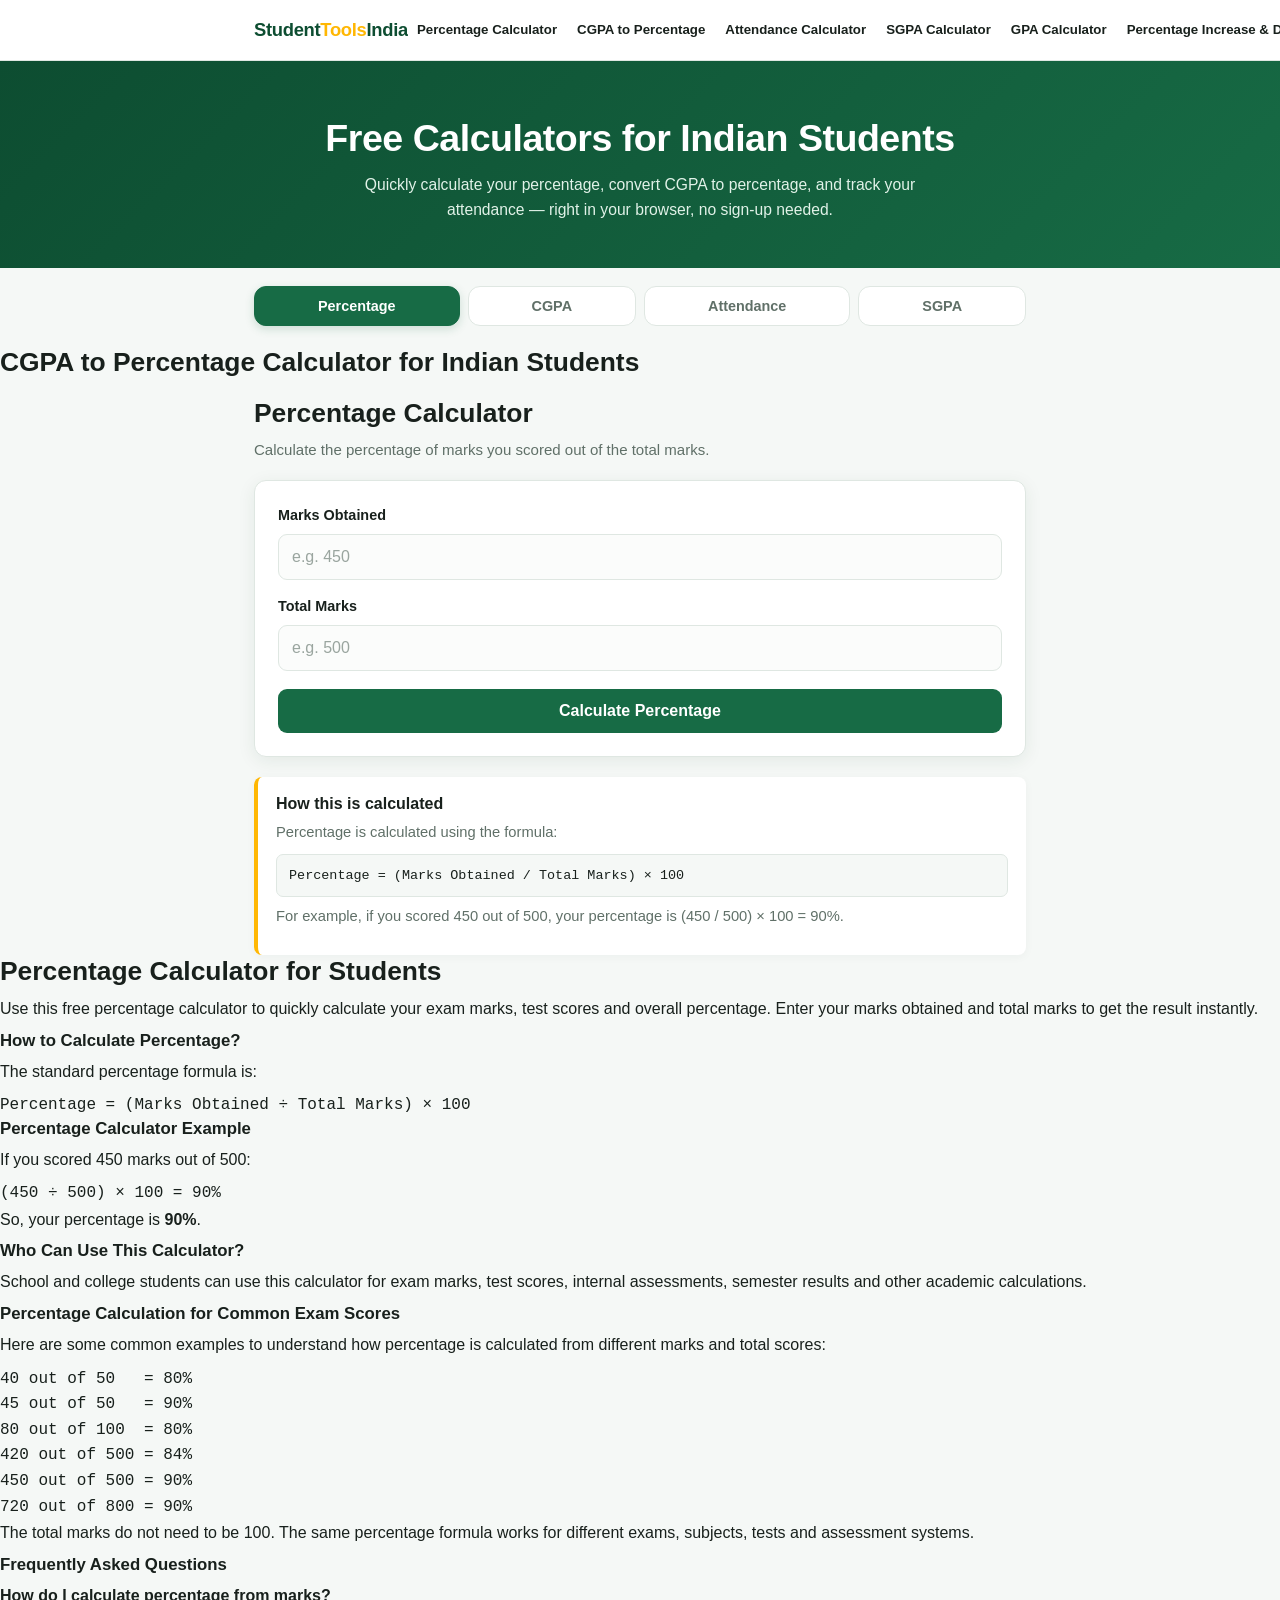
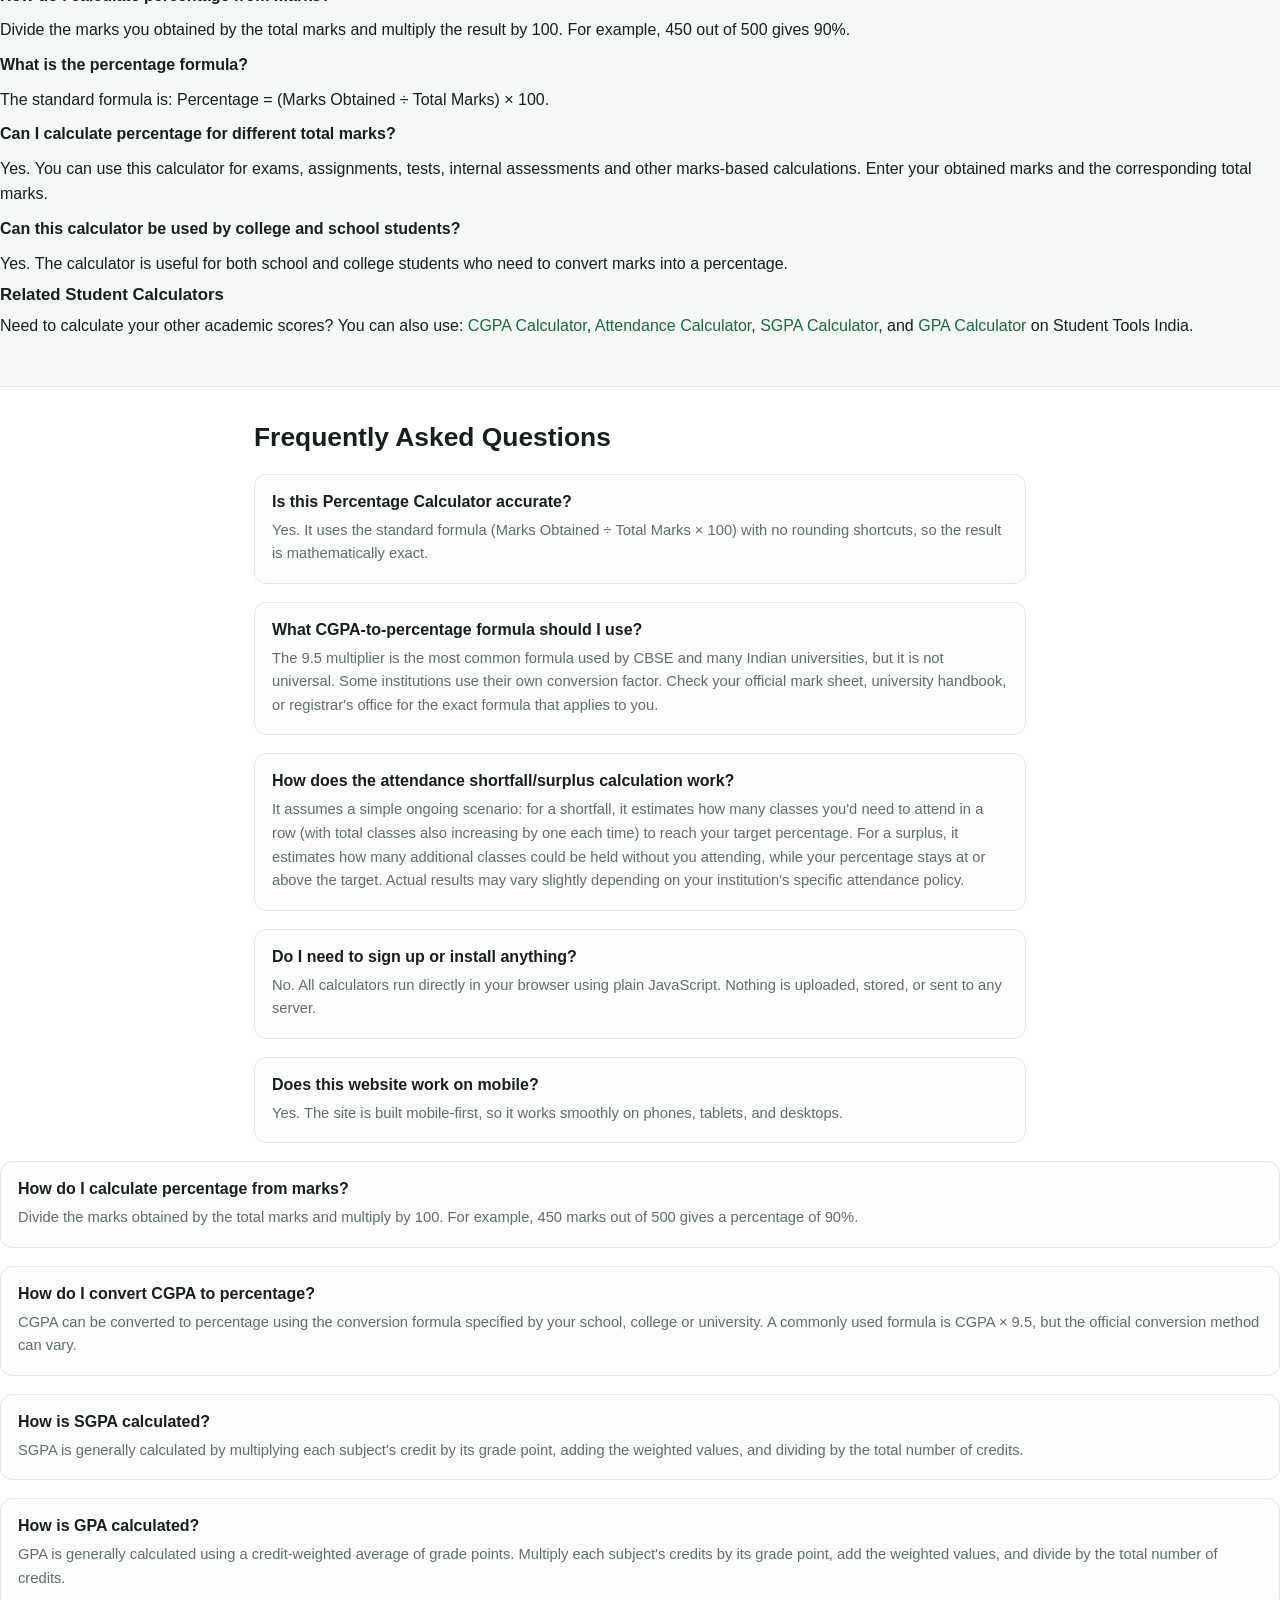
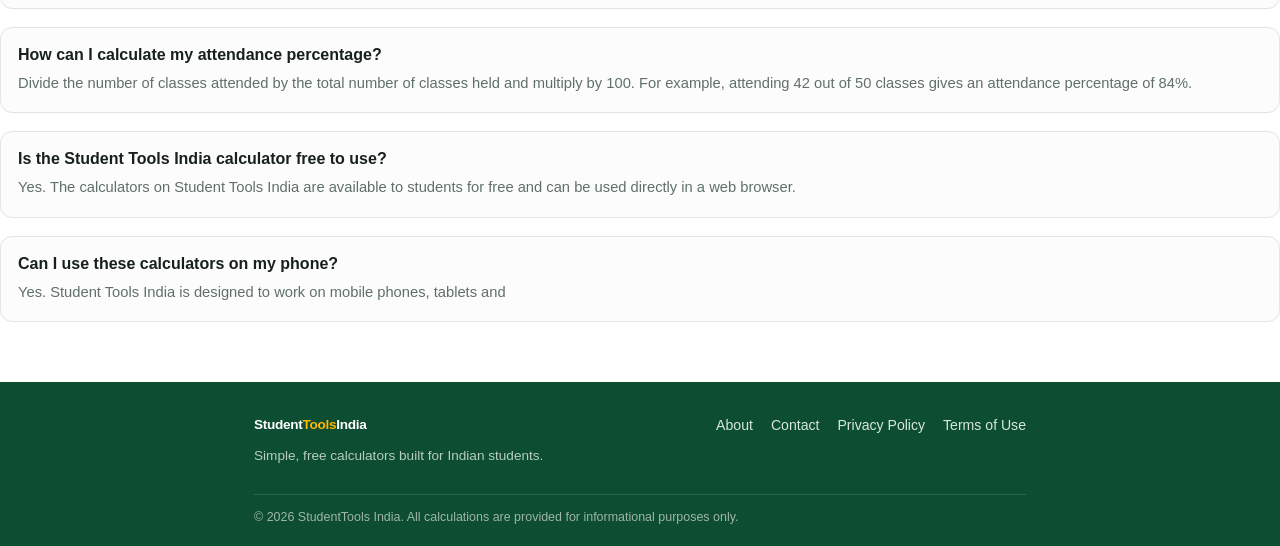
<file: index.html>
<!DOCTYPE html>
<html lang="en-IN">
  <!-- Google tag (gtag.js) -->
<script async src="https://www.googletagmanager.com/gtag/js?id=G-XETMCBKCVT"></script>
<script>
  window.dataLayer = window.dataLayer || [];
  function gtag(){dataLayer.push(arguments);}
  gtag('js', new Date());

  gtag('config', 'G-XETMCBKCVT');
</script>
<head>
<meta charset="UTF-8">

<meta name="google-site-verification" content="F20VXo4hJnW_EpJLJcEyKfbyJZpndtFeWtRiWm5SD2k">

<title>Student Tools India - Free Percentage, CGPA & Attendance Calculators</title>

<meta name="description" content="Free online calculators for Indian students: Percentage Calculator, CGPA to Percentage Calculator, Attendance Calculator, SGPA Calculator and GPA Calculator. Fast, accurate and mobile-friendly.">

<meta name="keywords" content="percentage calculator, CGPA calculator, CGPA to percentage, attendance calculator, SGPA calculator, GPA calculator, student tools India">

<meta name="author" content="StudentTools India">

<meta name="robots" content="index, follow">

<meta name="viewport" content="width=device-width, initial-scale=1.0">

<link rel="canonical" href="https://pawandasilawaymaker.github.io/Studenttools-India/">

<link rel="stylesheet" href="style.css?v=2">

<meta property="og:title" content="Student Tools India - Free Student Calculators">
<meta property="og:description" content="Free Percentage, CGPA, Attendance, SGPA and GPA Calculators for Indian students.">
<meta property="og:type" content="website">
<meta property="og:url" content="https://pawandasilawaymaker.github.io/Studenttools-India/">

</head>

<body>

<header class="site-header">
  <div class="container header-inner">

    <a href="#top" class="logo">
      Student<span>Tools</span>India
    </a>

    <button class="menu-toggle" id="menuToggle" aria-label="Open navigation menu" aria-expanded="false">
      <span></span>
      <span></span>
      <span></span>
    </button>

    <nav class="main-nav" id="mainNav">

      <a href="#percentage" class="nav-link" data-tool="percentage">
        Percentage Calculator
      </a>

      <a href="#cgpa" class="nav-link" data-tool="cgpa">
        CGPA to Percentage
      </a>

      <a href="#attendance" class="nav-link" data-tool="attendance">
        Attendance Calculator
      </a>

      <a href="#sgpa" class="nav-link" data-tool="sgpa">
        SGPA Calculator
      </a>

      <a href="#gpa" class="nav-link" data-tool="gpa">
        GPA Calculator
      </a>

      <a href="#percent-change" class="nav-link" data-tool="percent-change">
        Percentage Increase & Decrease
      </a>

      <a href="#faq" class="nav-link">
        FAQ
      </a>
<a href="blog.html" class="nav-link">
  Blog
</a>
    </nav>

  </div>
</header>
<meta charset="UTF-8">
<meta name="google-site-verification" content="F20VXo4hJnW_EpJLJcEyKfbyJZpndtFeWtRiWm5SD2k" />
<title>Student Tools India - Free Percentage, CGPA & Attendance Calculators</title>
<meta name="description" content="Free online calculators for Indian students: Percentage Calculator, CGPA to Percentage Calculator, and Attendance Calculator. F
<meta property="og:title" content="Student Tools India - Free Student Calculators">
<meta property="og:description" content="Free Percentage, CGPA and Attendance Calculators for Indian students.">
<meta property="og:type" content="website">
<meta property="og:url" content="https://pawandasilawaymaker.github.io/Studenttools-India/">
<main id="top">

  <section class="hero">
    <div class="container">
      <h1>Free Calculators for Indian Students</h1>
      <p>Quickly calculate your percentage, convert CGPA to percentage, and track your attendance — right in your browser, no sign-up needed.</p>
    </div>
  </section>

  <!-- Tool Switcher Tabs (mobile-friendly) -->
  <div class="container">
    <div class="tool-tabs" role="tablist" aria-label="Choose a calculator">
      <button class="tool-tab active" data-tool="percentage" role="tab" aria-selected="true">Percentage</button>
      <button class="tool-tab" data-tool="cgpa" role="tab" aria-selected="false">CGPA</button>
      <button class="tool-tab" data-tool="attendance" role="tab" aria-selected="false">Attendance</button>
    <button class="tool-tab" data-tool="sgpa" role="tab" aria-selected="false">SGPA</button>
    </div>
  </div>

  <!-- ================= PERCENTAGE CALCULATOR ================= -->
  
  <h2>CGPA to Percentage Calculator for Indian Students</h2>
<section id="percentage" class="tool-section active" aria-labelledby="percentage-heading">
    <div class="container">
      <h2 id="percentage-heading">Percentage Calculator</h2>
      <p class="tool-sub">Calculate the percentage of marks you scored out of the total marks.</p>

      <form id="percentageForm" class="calc-form" novalidate>
        <div class="form-group">
          <label for="obtainedMarks">Marks Obtained</label>
          <input type="number" id="obtainedMarks" inputmode="decimal" placeholder="e.g. 450" step="any" required>
        </div>
        <div class="form-group">
          <label for="totalMarks">Total Marks</label>
          <input type="number" id="totalMarks" inputmode="decimal" placeholder="e.g. 500" step="any" required>
        </div>
        <button type="submit" class="btn-primary">Calculate Percentage</button>
      </form>

      <div id="percentageResult" class="result-box" hidden></div>
      <p id="percentageError" class="error-text" hidden></p>

      <div class="explanation">
        <h3>How this is calculated</h3>
        <p>Percentage is calculated using the formula:</p>
        <pre>Percentage = (Marks Obtained / Total Marks) × 100</pre>
        <p>For example, if you scored 450 out of 500, your percentage is (450 / 500) × 100 = 90%.</p>
      </div>
    </div>
    <section class="seo-content">
  <h2>Percentage Calculator for Students</h2>

  <p>
    Use this free percentage calculator to quickly calculate your exam marks,
    test scores and overall percentage. Enter your marks obtained and total
    marks to get the result instantly.
  </p>

  <h3>How to Calculate Percentage?</h3>

  <p>
    The standard percentage formula is:
  </p>

  <pre>Percentage = (Marks Obtained ÷ Total Marks) × 100</pre>

  <h3>Percentage Calculator Example</h3>

  <p>
    If you scored 450 marks out of 500:
  </p>

  <pre>(450 ÷ 500) × 100 = 90%</pre>

  <p>
    So, your percentage is <strong>90%</strong>.
  </p>

  <h3>Who Can Use This Calculator?</h3>

  <p>
    School and college students can use this calculator for exam marks,
    test scores, internal assessments, semester results and other academic
    calculations.
  </p>
   <h3>Percentage Calculation for Common Exam Scores</h3>

<p>
Here are some common examples to understand how percentage is calculated
from different marks and total scores:
</p>

<pre>
40 out of 50   = 80%
45 out of 50   = 90%
80 out of 100  = 80%
420 out of 500 = 84%
450 out of 500 = 90%
720 out of 800 = 90%
</pre>

<p>
The total marks do not need to be 100. The same percentage formula works
for different exams, subjects, tests and assessment systems.
</p>   
      <h3>Frequently Asked Questions</h3>

<p><strong>How do I calculate percentage from marks?</strong></p>
<p>Divide the marks you obtained by the total marks and multiply the result by 100. For example, 450 out of 500 gives 90%.</p>

<p><strong>What is the percentage formula?</strong></p>
<p>The standard formula is: Percentage = (Marks Obtained ÷ Total Marks) × 100.</p>

<p><strong>Can I calculate percentage for different total marks?</strong></p>
<p>Yes. You can use this calculator for exams, assignments, tests, internal assessments and other marks-based calculations. Enter your obtained marks and the corresponding total marks.</p>

<p><strong>Can this calculator be used by college and school students?</strong></p>
<p>Yes. The calculator is useful for both school and college students who need to convert marks into a percentage.</p>

<h3>Related Student Calculators</h3>

<p>
Need to calculate your other academic scores?
You can also use:
<a href="#cgpa">CGPA Calculator</a>,
<a href="#attendance">Attendance Calculator</a>,
<a href="#sgpa">SGPA Calculator</a>, and
<a href="#gpa">GPA Calculator</a>
on Student Tools India.
</p>
    </section>
  </section>

  <!-- ================= CGPA TO PERCENTAGE ================= -->
  <section id="cgpa" class="tool-section" aria-labelledby="cgpa-heading">
    <div class="container">
      <h2 id="cgpa-heading">CGPA to Percentage Calculator</h2>
      <p class="tool-sub">Convert your CGPA (on a 10-point scale) into an equivalent percentage.</p>

      <form id="cgpaForm" class="calc-form" novalidate>
        <div class="form-group">
          <label for="cgpaValue">CGPA (0 - 10)</label>
          <input type="number" id="cgpaValue" inputmode="decimal" placeholder="e.g. 8.4" step="any" required>
        </div>
        <div class="form-group">
          <label for="cgpaMultiplier">Conversion Factor (optional)</label>
          <input type="number" id="cgpaMultiplier" inputmode="decimal" placeholder="Default: 9.5" step="any">
          <small class="field-hint">Most Indian universities (including CBSE) use 9.5. Check your institution's official formula if unsure.</small>
        </div>
        <button type="submit" class="btn-primary">Convert to Percentage</button>
      </form>

      <div id="cgpaResult" class="result-box" hidden></div>
      <p id="cgpaError" class="error-text" hidden></p>

      <div class="explanation">
        <h3>How this is calculated</h3>
        <p>The most commonly used formula (used by CBSE and many Indian universities) is:</p>
        <pre>Percentage = CGPA × 9.5</pre>
        <p>For example, a CGPA of 8.4 converts to 8.4 × 9.5 = 79.8%.</p>
        <p><strong>Note:</strong> Some universities use a different conversion factor (e.g. 9.0 or 10). Always confirm the exact formula with your institution before using the result for official purposes.</p>
      </div>
    </div>
    <section class="seo-content">
  <p>
    Use this free CGPA to percentage calculator to convert your CGPA into
    an equivalent percentage quickly. Enter your CGPA and conversion factor
    to get your result instantly.
  </p>

  <h3>How to Convert CGPA to Percentage?</h3>

  <p>
    A commonly used conversion formula is:
  </p>

  <pre>Percentage = CGPA × Conversion Factor</pre>

  <h3>Example</h3>

  <p>
    If your CGPA is 8.4 and the conversion factor is 9.5:
  </p>

  <pre>8.4 × 9.5 = 79.8%</pre>

  <p>
    Your calculated percentage is <strong>79.8%</strong>.
  </p>

  <h3>Important Note for Students</h3>

  <p>
    CGPA conversion rules can differ between universities, colleges and
    education boards. Always check your institution's official conversion
    formula before using the result for admission, scholarships or other
    official purposes.
  </p>
    <h3>CGPA vs GPA: What Is the Difference?</h3>

<p>
CGPA usually represents a student's cumulative grade-point performance
across multiple semesters, while GPA is a more general term for grade-point
average. The exact meaning and calculation method can vary by institution.
</p>

<h3>Frequently Asked Questions</h3>

<p><strong>How do I convert CGPA to percentage?</strong></p>
<p>
Enter your CGPA and the conversion factor used by your institution.
For example, with a 9.5 conversion factor, a CGPA of 8.4 gives
8.4 × 9.5 = 79.8%.
</p>

<p><strong>Is CGPA × 9.5 valid for every university?</strong></p>
<p>
No. Conversion rules can differ between universities, colleges and
education boards. Always check the official conversion formula provided
by your institution before using the percentage for admissions or other
official purposes.
</p>

<p><strong>What is a good CGPA?</strong></p>
<p>
A good CGPA depends on your course, university, grading system and the
purpose for which you are using it. Instead of relying on one universal
number, check your institution's grading and eligibility requirements.
</p>

<p><strong>Can I use this calculator for college applications?</strong></p>
<p>
You can use it for a quick estimate, but for an official application,
admission, scholarship or academic document, use the conversion method
specified by the relevant institution.
</p>

<h3>Related Student Calculators</h3>

<p>
You can also use:
<a href="#percentage">Percentage Calculator</a>,
<a href="#attendance">Attendance Calculator</a>,
<a href="#sgpa">SGPA Calculator</a>, and
<a href="#gpa">GPA Calculator</a>
on Student Tools India for other academic calculations.
</p>
    </section>
  </section>

  <!-- ================= ATTENDANCE CALCULATOR ================= -->
  <section id="attendance" class="tool-section" aria-labelledby="attendance-heading">
    <div class="container">
      <h2 id="attendance-heading">Attendance Calculator</h2>
      <p class="tool-sub">Check your current attendance percentage, and find out how many classes you can safely miss or need to attend.</p>

      <form id="attendanceForm" class="calc-form" novalidate>
        <div class="form-group">
          <label for="classesAttended">Classes Attended</label>
          <input type="number" id="classesAttended" inputmode="numeric" placeholder="e.g. 42" step="1" min="0" required>
        </div>
        <div class="form-group">
          <label for="classesHeld">Total Classes Held So Far</label>
          <input type="number" id="classesHeld" inputmode="numeric" placeholder="e.g. 50" step="1" min="0" required>
        </div>
        <div class="form-group">
          <label for="requiredPercent">Required Attendance %</label>
          <input type="number" id="requiredPercent" inputmode="decimal" placeholder="e.g. 75" step="any" min="1" max="100" required>
        </div>
        <button type="submit" class="btn-primary">Calculate Attendance</button>
      </form>

      <div id="attendanceResult" class="result-box" hidden></div>
      <p id="attendanceError" class="error-text" hidden></p>

      <div class="explanation">
        <h3>How this is calculated</h3>
        <p>Current attendance percentage:</p>
        <pre>Attendance % = (Classes Attended / Classes Held) × 100</pre>
        <p>If your attendance is below the required percentage, we calculate how many <em>consecutive future classes</em> you'd need to attend (assuming you attend all of them) to reach the requirement.</p>
        <p>If your attendance is already at or above the requirement, we calculate how many future classes you could skip while still staying at or above the requirement (assuming the total number of classes keeps increasing).</p>
      </div>
    </div>
    <section class="seo-content">
  <h2>Attendance Calculator for College Students</h2>

  <p>
    Use this free attendance calculator to calculate your current attendance
    percentage and find out how many classes you need to attend to reach your
    required attendance percentage.
  </p>

  <h3>How to Calculate Attendance Percentage?</h3>

  <p>
    The standard attendance formula is:
  </p>

  <pre>Attendance % = (Classes Attended ÷ Total Classes) × 100</pre>

  <h3>Attendance Calculator Example</h3>

  <p>
    If you attended 42 classes out of 50:
  </p>

  <pre>(42 ÷ 50) × 100 = 84%</pre>

  <p>
    Your current attendance is <strong>84%</strong>.
  </p>

  <h3>How Many Classes Can I Miss?</h3>

  <p>
    Enter your current attendance and required percentage to estimate how many
    future classes you can miss while staying above your target attendance.
    The result is an estimate and actual college attendance policies may vary.
  </p>

  <h3>How Many Classes Do I Need to Attend?</h3>

  <p>
    If your attendance is below the required percentage, the calculator
    estimates the number of consecutive classes you need to attend to reach
    your target.
  </p>
<h3>What Attendance Percentage Is Usually Required?</h3>

<p>
Many colleges and universities use a minimum attendance requirement such as
75%, but the actual requirement can vary by institution, course and academic
rules. Always check your college's official attendance policy.
</p>

<h3>How Many Classes Do I Need to Attend?</h3>

<p>
If your current attendance is below the required percentage, you generally
need to attend additional consecutive classes to bring your attendance up to
the target. The calculator estimates this based on the classes already held
and your required attendance percentage.
</p>

<h3>How Many Classes Can I Miss?</h3>

<p>
If your current attendance is already above the required percentage, the
calculator can estimate how many future classes you may be able to miss while
remaining at or above your target. Actual attendance rules may differ by
college or university.
</p>

<h3>Frequently Asked Questions</h3>

<p><strong>How is attendance percentage calculated?</strong></p>
<p>
Attendance percentage is calculated by dividing classes attended by total
classes held and multiplying by 100.
</p>

<p><strong>Can I use this calculator for a 75% attendance requirement?</strong></p>
<p>
Yes. Enter your current classes attended, total classes held and set the
required attendance percentage to 75% if that is the requirement specified
by your institution.
</p>

<p><strong>What if my attendance is below the required percentage?</strong></p>
<p>
The calculator estimates how many consecutive future classes you need to
attend to reach your target. The result is an estimate based on the numbers
you enter.
</p>

<p><strong>Can I calculate how many classes I can miss?</strong></p>
<p>
Yes. If your current attendance is above your target, the calculator can
estimate the number of future classes you may be able to miss while staying
at or above the required percentage.
</p>

<h3>Related Student Calculators</h3>

<p>
You can also use:
<a href="#percentage">Percentage Calculator</a>,
<a href="#cgpa">CGPA Calculator</a>,
<a href="#sgpa">SGPA Calculator</a>, and
<a href="#gpa">GPA Calculator</a>
on Student Tools India for other academic calculations.
</p>
    </section>
  </section>
<!-- ================= SGPA CALCULATOR ================= -->
<section id="sgpa" class="tool-section" aria-labelledby="sgpa-heading">
  <div class="container">
    <h2 id="sgpa-heading">SGPA Calculator</h2>
    <p class="tool-sub">
      Calculate your Semester Grade Point Average (SGPA) using subject credits and grade points.
    </p>

    <form id="sgpaForm" class="calc-form" novalidate>
      <div id="sgpaSubjects">
        <div class="form-group sgpa-subject">
          <label>Subject 1</label>
          <input type="number" class="subject-credit" placeholder="Credits" min="0" step="any" required>
          <input type="number" class="subject-grade" placeholder="Grade Point" min="0" max="10" step="any" required>
        </div>

        <div class="form-group sgpa-subject">
          <label>Subject 2</label>
          <input type="number" class="subject-credit" placeholder="Credits" min="0" step="any" required>
          <input type="number" class="subject-grade" placeholder="Grade Point" min="0" max="10" step="any" required>
        </div>

        <div class="form-group sgpa-subject">
          <label>Subject 3</label>
          <input type="number" class="subject-credit" placeholder="Credits" min="0" step="any" required>
          <input type="number" class="subject-grade" placeholder="Grade Point" min="0" max="10" step="any" required>
        </div>
      </div>
<button type="button" id="addSgpaSubject" class="btn-primary">+ Add Subject</button>
      <button type="submit" class="btn-primary">Calculate SGPA</button>
    </form>

    <div id="sgpaResult" class="result-box" hidden></div>
    <p id="sgpaError" class="error-text" hidden></p>

    <div class="explanation">
      <h3>How SGPA is calculated</h3>
      <p>SGPA is calculated using the credit-weighted average of grade points:</p>
      <pre>SGPA = Σ(Credit × Grade Point) ÷ Σ(Credits)</pre>
      <p>
        Enter the credit and grade point for each subject to calculate your semester SGPA.
      </p>
    </div>
  </div>
  <section class="seo-content">
  <h2>SGPA Calculator for College Students</h2>

  <p>
    Use this free SGPA calculator to calculate your Semester Grade Point
    Average using subject credits and grade points.
  </p>

  <h3>How is SGPA Calculated?</h3>

  <p>
    SGPA is calculated using a credit-weighted average of the grade points
    earned in each subject.
  </p>

  <pre>SGPA = Σ(Credit × Grade Point) ÷ Σ(Credits)</pre>

  <h3>SGPA Calculator Example</h3>

  <p>
    Enter the credits and grade points for each subject. The calculator
    multiplies each subject's credits by its grade point, adds the results,
    and divides the total by the sum of all credits.
  </p>

  <h3>Why is SGPA Important?</h3>

  <p>
    SGPA helps students understand their academic performance during a
    semester. Universities may use different grading and conversion rules,
    so always check your institution's official guidelines when required.
  </p>
   <h3>SGPA Calculator Example</h3>

<p>
Suppose you have three subjects:
</p>

<pre>
Subject 1: 4 credits × 8 grade points = 32
Subject 2: 3 credits × 9 grade points = 27
Subject 3: 3 credits × 7 grade points = 21

Total weighted points = 80
Total credits = 10

SGPA = 80 ÷ 10 = 8.0
</pre>

<p>
So, the SGPA in this example is <strong>8.0</strong>.
</p>

<h3>SGPA vs CGPA</h3>

<p>
SGPA normally represents your performance in one semester, while CGPA
generally represents your cumulative performance across multiple semesters.
The exact rules can vary by university.
</p>

<h3>Frequently Asked Questions</h3>

<p><strong>What does SGPA stand for?</strong></p>
<p>
SGPA stands for Semester Grade Point Average.
</p>

<p><strong>How is SGPA calculated?</strong></p>
<p>
SGPA is generally calculated by multiplying each subject's credits by its
grade point, adding the results, and dividing by the total number of credits.
</p>

<p><strong>Is SGPA the same as CGPA?</strong></p>
<p>
No. SGPA normally refers to one semester, while CGPA generally represents
cumulative performance across multiple semesters.
</p>

<p><strong>Can SGPA be converted to percentage?</strong></p>
<p>
There is no single conversion formula for every university. For an official
percentage, follow the conversion method specified by your institution.
</p>

<h3>Related Student Calculators</h3>

<p>
You can also use:
<a href="#cgpa">CGPA Calculator</a>,
<a href="#gpa">GPA Calculator</a>,
<a href="#percentage">Percentage Calculator</a>, and
<a href="#attendance">Attendance Calculator</a>
on Student Tools India for other academic calculations.
</p>
</section>
</section>
 <!-- ================= GPA CALCULATOR ================= -->
<section id="gpa" class="tool-section" aria-labelledby="gpa-heading">
  <div class="container">
    <h2 id="gpa-heading">GPA Calculator</h2>
    <p class="tool-sub">
      Calculate your GPA using your subjects, credits, and grade points.
    </p>

    <form id="gpaForm" class="calc-form" novalidate>
      <div id="gpaSubjects">

        <div class="form-group gpa-subject">
          <label>Subject 1</label>
          <input type="number" class="gpa-credit" placeholder="Credits" min="0" step="any" required>
          <input type="number" class="gpa-grade" placeholder="Grade Point" min="0" max="4" step="any" required>
        </div>

        <div class="form-group gpa-subject">
          <label>Subject 2</label>
          <input type="number" class="gpa-credit" placeholder="Credits" min="0" step="any" required>
          <input type="number" class="gpa-grade" placeholder="Grade Point" min="0" max="4" step="any" required>
        </div>

        <div class="form-group gpa-subject">
          <label>Subject 3</label>
          <input type="number" class="gpa-credit" placeholder="Credits" min="0" step="any" required>
          <input type="number" class="gpa-grade" placeholder="Grade Point" min="0" max="4" step="any" required>
        </div>

      </div>

      <button type="button" id="addGpaSubject" class="btn-primary">+ Add Subject</button>
      <button type="submit" class="btn-primary">Calculate GPA</button>
    </form>

    <div id="gpaResult" class="result-box" hidden></div>
    <p id="gpaError" class="error-text" hidden></p>

    <div class="explanation">
      <h3>How GPA is calculated</h3>
      <p>GPA is calculated using the credit-weighted average of grade points:</p>
      <pre>GPA = Σ(Credit × Grade Point) ÷ Σ(Credits)</pre>
    </div>
  </div>
  <section class="seo-content">
  <h2>GPA Calculator for Students</h2>

  <p>
    Use this free GPA calculator to calculate your Grade Point Average using
    subject credits and grade points. Enter the details for each subject to
    get your GPA instantly.
  </p>

  <h3>How is GPA Calculated?</h3>

  <p>
    GPA is calculated using the credit-weighted average of your grade points.
  </p>

  <pre>GPA = Σ(Credit × Grade Point) ÷ Σ(Credits)</pre>

  <h3>How to Calculate GPA?</h3>

  <p>
    Enter the credit value and grade point for each subject. The calculator
    multiplies each credit by its corresponding grade point, adds all the
    weighted values, and divides the total by the total number of credits.
  </p>

  <h3>Why is GPA Important?</h3>

  <p>
    GPA is commonly used to represent a student's academic performance.
    Grading scales and calculation methods can vary between institutions,
    so check your college or university's official guidelines when using GPA
    for academic or admission purposes.
  </p>
    <h3>GPA Calculator Example</h3>

<p>
Suppose a student has three subjects with the following credits and grade
points:
</p>

<pre>
Subject 1: 4 credits × 8 grade points = 32
Subject 2: 3 credits × 9 grade points = 27
Subject 3: 3 credits × 7 grade points = 21

Total weighted points = 80
Total credits = 10

GPA = 80 ÷ 10 = 8.0
</pre>

<p>
In this example, the student's GPA is <strong>8.0</strong>.
The actual GPA depends on the credit and grade-point system used by the
institution.
</p>

<h3>GPA vs SGPA vs CGPA</h3>

<p>
GPA is a general measure of grade-point performance. SGPA usually refers
to grade-point performance for a particular semester, while CGPA generally
represents cumulative performance across multiple semesters. Terminology
and calculation methods can vary between institutions.
</p>

<h3>Frequently Asked Questions</h3>

<p><strong>How is GPA calculated?</strong></p>
<p>
GPA is generally calculated using a credit-weighted average of grade points.
Multiply each subject's credits by its grade point, add the weighted values,
and divide by the total number of credits.
</p>

<p><strong>What is a good GPA?</strong></p>
<p>
A good GPA depends on your institution, grading scale, course and academic
requirements. Check your college or university's official grading system
for the relevant benchmark.
</p>

<p><strong>Is GPA the same as SGPA?</strong></p>
<p>
Not necessarily. SGPA generally refers to performance during a particular
semester, while GPA can be used more generally. Institutions may define
and calculate these terms differently.
</p>

<p><strong>Can GPA be converted to percentage?</strong></p>
<p>
GPA-to-percentage conversion is not universal. Different universities and
grading systems may use different conversion rules, so use the official
formula provided by your institution when an exact conversion is required.
</p>

<h3>Related Student Calculators</h3>

<p>
You can also use:
<a href="#sgpa">SGPA Calculator</a>,
<a href="#cgpa">CGPA Calculator</a>,
<a href="#percentage">Percentage Calculator</a>, and
<a href="#attendance">Attendance Calculator</a>
on Student Tools India for other academic calculations.
</p>
  </section>
</section> 
  <!-- ================= PERCENTAGE INCREASE / DECREASE ================= -->
<section id="percent-change" class="tool-section" aria-labelledby="percent-change-heading">
  <div class="container">
    <h2 id="percent-change-heading">Percentage Increase & Decrease Calculator</h2>

    <p class="tool-sub">
      Calculate the percentage increase or decrease between two numbers.
    </p>

    <form id="percentChangeForm" class="calc-form" novalidate>

      <div class="form-group">
        <label for="oldValue">Original Value</label>
        <input
          type="number"
          id="oldValue"
          inputmode="decimal"
          placeholder="e.g. 500"
          step="any"
          required
        >
      </div>

      <div class="form-group">
        <label for="newValue">New Value</label>
        <input
          type="number"
          id="newValue"
          inputmode="decimal"
          placeholder="e.g. 600"
          step="any"
          required
        >
      </div>

      <button type="submit" class="btn-primary">
        Calculate Change
      </button>

    </form>

    <div id="percentChangeResult" class="result-box" hidden></div>
    <p id="percentChangeError" class="error-text" hidden></p>

    <div class="explanation">
      <h3>How it is calculated</h3>
      <pre>
Percentage Change = ((New Value - Original Value) / Original Value) × 100
      </pre>
      <p>
        A positive result means an increase, while a negative result means a decrease.
      </p>
    </div>
  </div>
  <section class="seo-content">
  <h2>Percentage Increase and Decrease Calculator</h2>

  <p>
    Use this free percentage change calculator to calculate the percentage
    increase or decrease between an original value and a new value.
  </p>

  <h3>How to Calculate Percentage Change?</h3>

  <p>
    The standard formula is:
  </p>

  <pre>
Percentage Change = ((New Value - Original Value) ÷ Original Value) × 100
  </pre>

  <h3>Example of Percentage Increase</h3>

  <p>
    If a value increases from 500 to 600:
  </p>

  <pre>
((600 - 500) ÷ 500) × 100 = 20%
  </pre>

  <p>
    This means the value increased by <strong>20%</strong>.
  </p>

  <h3>Example of Percentage Decrease</h3>

  <p>
    If a value decreases from 600 to 500:
  </p>

  <pre>
((500 - 600) ÷ 600) × 100 = -16.67%
  </pre>

  <p>
    The negative result indicates a decrease of approximately
    <strong>16.67%</strong>.
  </p>

  <h3>Where Can This Calculator Be Used?</h3>

  <p>
    Students can use it to compare marks, scores, prices, test results,
    expenses and other numerical values.
  </p>
    <h3>How Does Percentage Increase Work?</h3>

<p>
Percentage increase shows how much a value has increased compared with its
original value. Subtract the original value from the new value, divide the
result by the original value, and multiply by 100.
</p>

<h3>How Does Percentage Decrease Work?</h3>

<p>
Percentage decrease shows how much a value has decreased compared with its
original value. Subtract the original value from the new value, divide the
result by the original value, and multiply by 100. A negative percentage
change indicates a decrease.
</p>

<h3>Frequently Asked Questions</h3>

<p><strong>How do I calculate percentage increase?</strong></p>
<p>
Subtract the original value from the new value, divide the difference by the
original value, and multiply by 100. For example, an increase from 500 to 600
is a 20% increase.
</p>

<p><strong>How do I calculate percentage decrease?</strong></p>
<p>
Subtract the original value from the new value, divide the difference by the
original value, and multiply by 100. For example, a decrease from 600 to 500
is approximately a 16.67% decrease.
</p>

<p><strong>What is the difference between percentage change and percentage
difference?</strong></p>
<p>
Percentage change normally compares a new value with an original value,
while percentage difference is commonly used to compare two values without
treating either one as the starting value. The appropriate formula depends
on the situation.
</p>

<p><strong>Can I use this calculator for marks, prices or scores?</strong></p>
<p>
Yes. You can use the calculator to estimate percentage increases or
decreases in marks, prices, scores, measurements and other numerical values.
</p>

<h3>Related Student Calculators</h3>

<p>
You can also use the Percentage Calculator, CGPA Calculator, Attendance
Calculator, SGPA Calculator and GPA Calculator on Student Tools India for
other academic calculations.
</p>
  </section>
</section>
  <!-- ================= FAQ ================= -->
  <section id="faq" class="faq-section">
    <div class="container">
      <h2>Frequently Asked Questions</h2>

      <div class="faq-item">
        <h3>Is this Percentage Calculator accurate?</h3>
        <p>Yes. It uses the standard formula (Marks Obtained ÷ Total Marks × 100) with no rounding shortcuts, so the result is mathematically exact.</p>
      </div>

      <div class="faq-item">
        <h3>What CGPA-to-percentage formula should I use?</h3>
        <p>The 9.5 multiplier is the most common formula used by CBSE and many Indian universities, but it is not universal. Some institutions use their own conversion factor. Check your official mark sheet, university handbook, or registrar's office for the exact formula that applies to you.</p>
      </div>

      <div class="faq-item">
        <h3>How does the attendance shortfall/surplus calculation work?</h3>
        <p>It assumes a simple ongoing scenario: for a shortfall, it estimates how many classes you'd need to attend in a row (with total classes also increasing by one each time) to reach your target percentage. For a surplus, it estimates how many additional classes could be held without you attending, while your percentage stays at or above the target. Actual results may vary slightly depending on your institution's specific attendance policy.</p>
      </div>

      <div class="faq-item">
        <h3>Do I need to sign up or install anything?</h3>
        <p>No. All calculators run directly in your browser using plain JavaScript. Nothing is uploaded, stored, or sent to any server.</p>
      </div>

      <div class="faq-item">
        <h3>Does this website work on mobile?</h3>
        <p>Yes. The site is built mobile-first, so it works smoothly on phones, tablets, and desktops.</p>
      </div>
    </div>
    <div class="faq-item">
  <h3>How do I calculate percentage from marks?</h3>
  <p>
    Divide the marks obtained by the total marks and multiply by 100.
    For example, 450 marks out of 500 gives a percentage of 90%.
  </p>
</div>

<div class="faq-item">
  <h3>How do I convert CGPA to percentage?</h3>
  <p>
    CGPA can be converted to percentage using the conversion formula
    specified by your school, college or university. A commonly used
    formula is CGPA × 9.5, but the official conversion method can vary.
  </p>
</div>

<div class="faq-item">
  <h3>How is SGPA calculated?</h3>
  <p>
    SGPA is generally calculated by multiplying each subject's credit by
    its grade point, adding the weighted values, and dividing by the total
    number of credits.
  </p>
</div>

<div class="faq-item">
  <h3>How is GPA calculated?</h3>
  <p>
    GPA is generally calculated using a credit-weighted average of grade
    points. Multiply each subject's credits by its grade point, add the
    weighted values, and divide by the total number of credits.
  </p>
</div>

<div class="faq-item">
  <h3>How can I calculate my attendance percentage?</h3>
  <p>
    Divide the number of classes attended by the total number of classes
    held and multiply by 100. For example, attending 42 out of 50 classes
    gives an attendance percentage of 84%.
  </p>
</div>

<div class="faq-item">
  <h3>Is the Student Tools India calculator free to use?</h3>
  <p>
    Yes. The calculators on Student Tools India are available to students
    for free and can be used directly in a web browser.
  </p>
</div>

<div class="faq-item">
  <h3>Can I use these calculators on my phone?</h3>
  <p>
    Yes. Student Tools India is designed to work on mobile phones, tablets
    and
  </section>

</main>

<footer class="site-footer">
  <div class="container footer-inner">
    <div class="footer-brand">
      <p class="logo">Student<span>Tools</span>India</p>
      <p>Simple, free calculators built for Indian students.</p>
    </div>
    <nav class="footer-links" aria-label="Footer navigation">
      <a href="about.html">About</a>
      <a href="contact.html">Contact</a>
      <a href="privacy.html">Privacy Policy</a>
      <a href="terms.html">Terms of Use</a>
    </nav>
  </div>
  <div class="container">
    <p class="copyright">&copy; <span id="year"></span> StudentTools India. All calculations are provided for informational purposes only.</p>
  </div>
</footer>

<script src="script.js"></script>
</body>
</html>
</file>
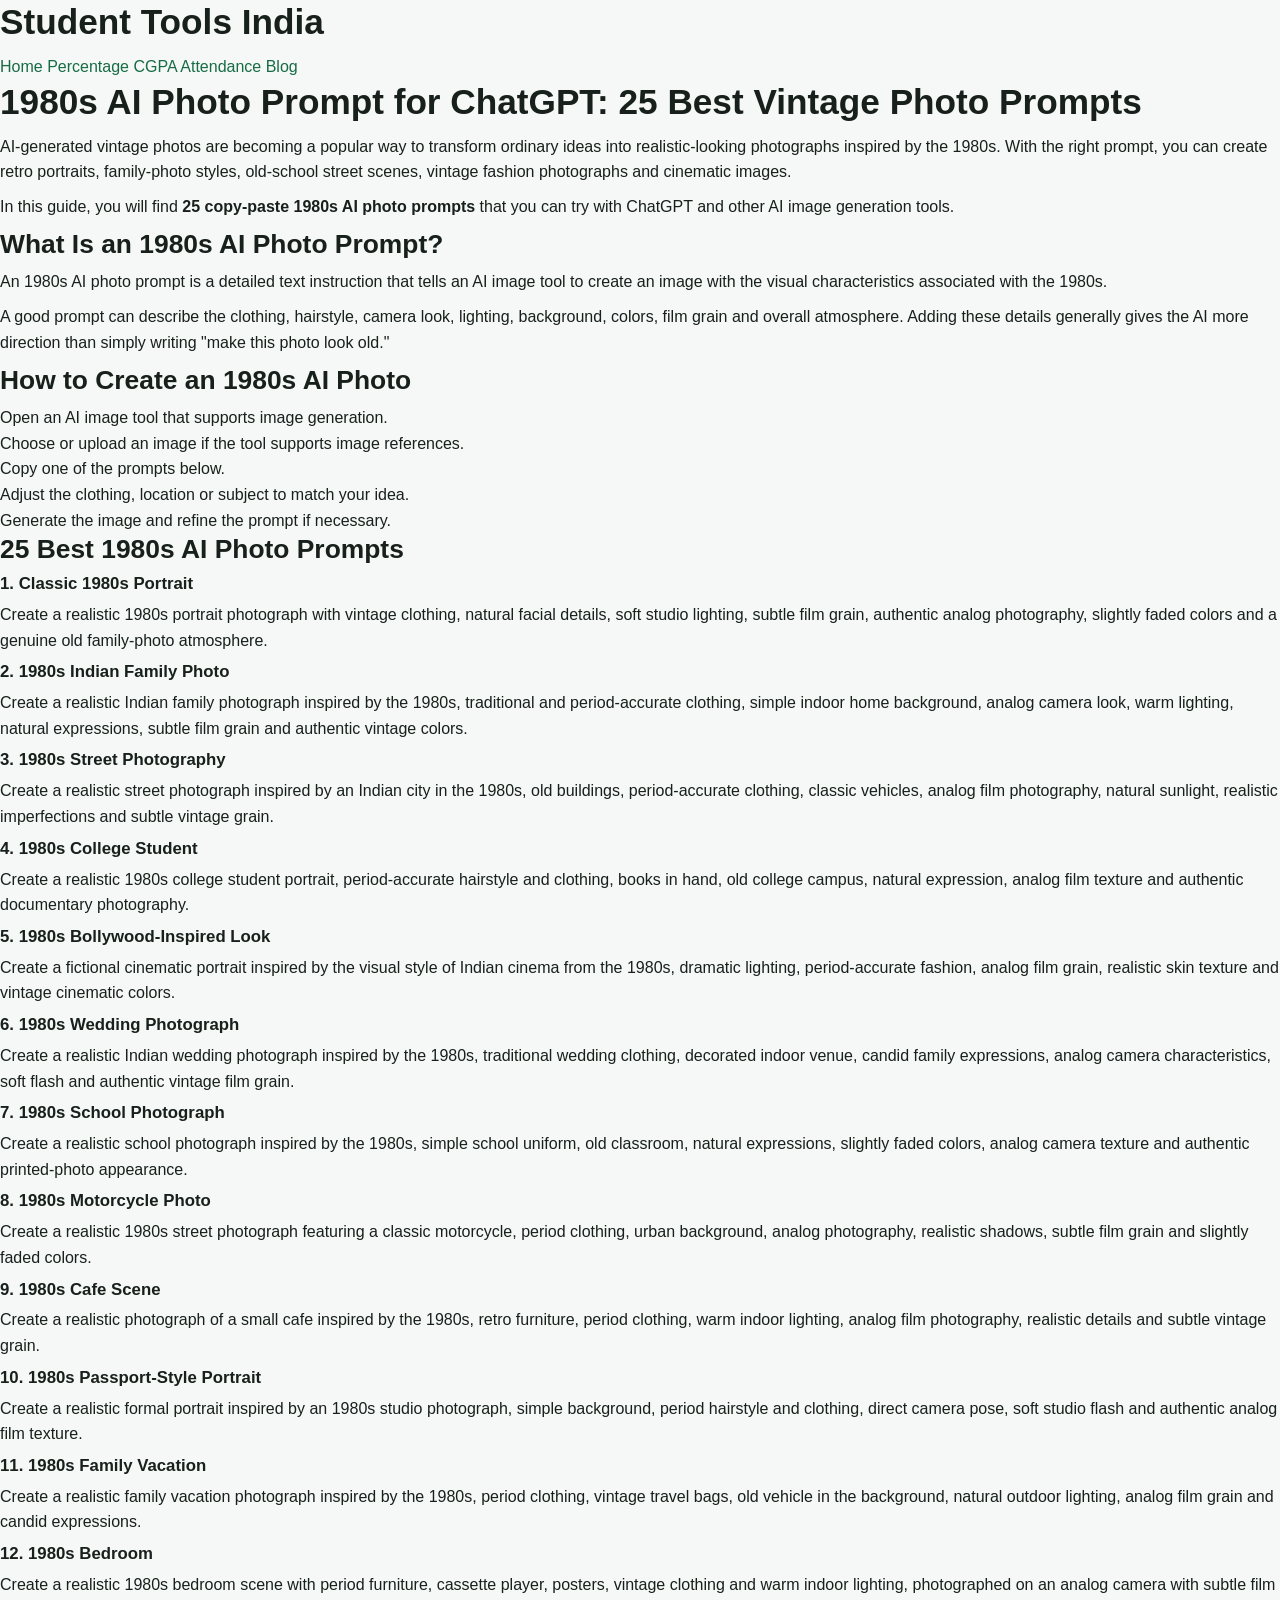
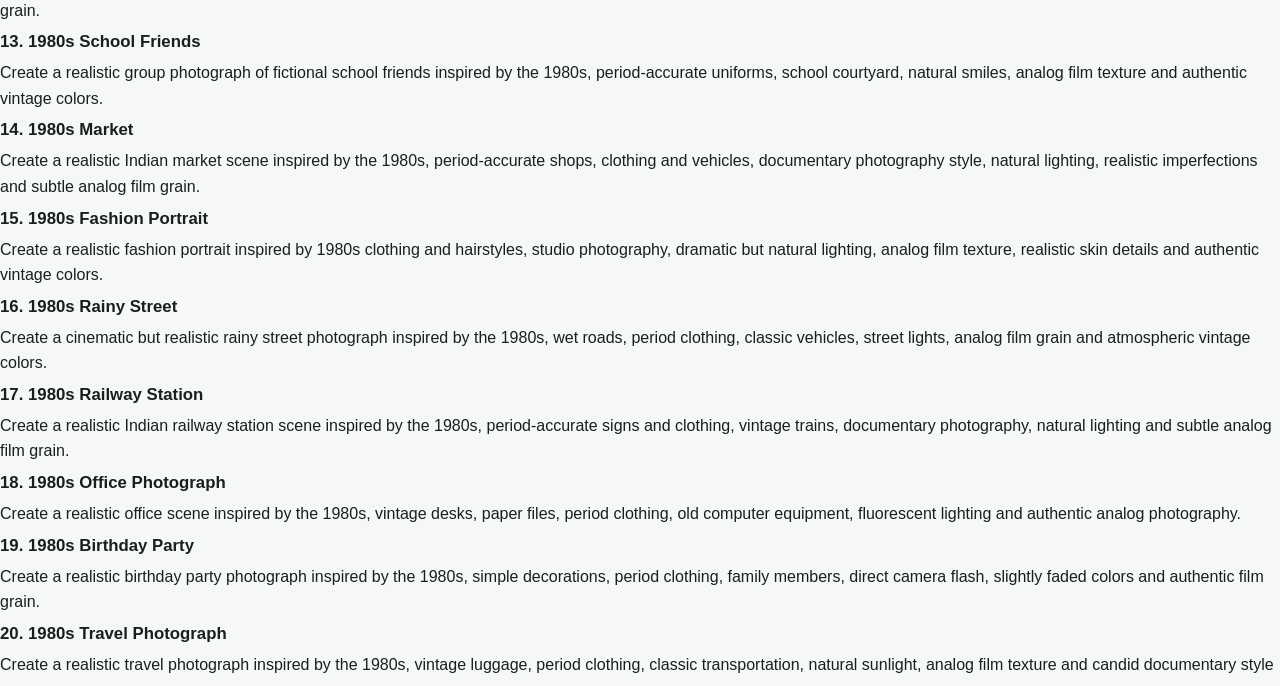
<file: 1980s-ai-photo-prompts.html>
<!DOCTYPE html>
<html lang="en">
<head>
  <meta charset="UTF-8">

  <meta name="viewport" content="width=device-width, initial-scale=1.0">

  <title>1980s AI Photo Prompt for ChatGPT: 25 Best Vintage Photo Prompts</title>

  <meta name="description" content="Try the best 1980s AI photo prompts for ChatGPT and create realistic vintage-style photos. Get 25 copy-paste prompts, examples, tips and variations.">

  <meta name="robots" content="index, follow">

  <link rel="canonical" href="https://pawandasilawaymaker.github.io/Studenttools-India/1980s-ai-photo-prompts.html">

  <!-- Google tag (gtag.js) -->
  <script async src="https://www.googletagmanager.com/gtag/js?id=G-XETMCBKCVT"></script>
  <script>
    window.dataLayer = window.dataLayer || [];
    function gtag(){dataLayer.push(arguments);}
    gtag('js', new Date());
    gtag('config', 'G-XETMCBKCVT');
  </script>

  <link rel="stylesheet" href="style.css">
</head>

<body>

<header>
  <h1>Student Tools India</h1>

  <nav>
    <a href="index.html">Home</a>
    <a href="index.html#percentage">Percentage</a>
    <a href="index.html#cgpa">CGPA</a>
    <a href="index.html#attendance">Attendance</a>
    <a href="blog.html">Blog</a>
  </nav>
</header>

<main>

<article class="article-card">

  <h1>1980s AI Photo Prompt for ChatGPT: 25 Best Vintage Photo Prompts</h1>

  <p>
    AI-generated vintage photos are becoming a popular way to transform
    ordinary ideas into realistic-looking photographs inspired by the
    1980s. With the right prompt, you can create retro portraits,
    family-photo styles, old-school street scenes, vintage fashion
    photographs and cinematic images.
  </p>

  <p>
    In this guide, you will find <strong>25 copy-paste 1980s AI photo
    prompts</strong> that you can try with ChatGPT and other AI image
    generation tools.
  </p>

  <section>
    <h2>What Is an 1980s AI Photo Prompt?</h2>

    <p>
      An 1980s AI photo prompt is a detailed text instruction that tells
      an AI image tool to create an image with the visual characteristics
      associated with the 1980s.
    </p>

    <p>
      A good prompt can describe the clothing, hairstyle, camera look,
      lighting, background, colors, film grain and overall atmosphere.
      Adding these details generally gives the AI more direction than
      simply writing "make this photo look old."
    </p>
  </section>

  <section>
    <h2>How to Create an 1980s AI Photo</h2>

    <ol>
      <li>Open an AI image tool that supports image generation.</li>
      <li>Choose or upload an image if the tool supports image references.</li>
      <li>Copy one of the prompts below.</li>
      <li>Adjust the clothing, location or subject to match your idea.</li>
      <li>Generate the image and refine the prompt if necessary.</li>
    </ol>
  </section>

  <section>
    <h2>25 Best 1980s AI Photo Prompts</h2>

    <h3>1. Classic 1980s Portrait</h3>
    <p>
      Create a realistic 1980s portrait photograph with vintage clothing,
      natural facial details, soft studio lighting, subtle film grain,
      authentic analog photography, slightly faded colors and a genuine
      old family-photo atmosphere.
    </p>

    <h3>2. 1980s Indian Family Photo</h3>
    <p>
      Create a realistic Indian family photograph inspired by the 1980s,
      traditional and period-accurate clothing, simple indoor home
      background, analog camera look, warm lighting, natural expressions,
      subtle film grain and authentic vintage colors.
    </p>

    <h3>3. 1980s Street Photography</h3>
    <p>
      Create a realistic street photograph inspired by an Indian city in
      the 1980s, old buildings, period-accurate clothing, classic vehicles,
      analog film photography, natural sunlight, realistic imperfections
      and subtle vintage grain.
    </p>

    <h3>4. 1980s College Student</h3>
    <p>
      Create a realistic 1980s college student portrait, period-accurate
      hairstyle and clothing, books in hand, old college campus,
      natural expression, analog film texture and authentic documentary
      photography.
    </p>

    <h3>5. 1980s Bollywood-Inspired Look</h3>
    <p>
      Create a fictional cinematic portrait inspired by the visual style
      of Indian cinema from the 1980s, dramatic lighting, period-accurate
      fashion, analog film grain, realistic skin texture and vintage
      cinematic colors.
    </p>

    <h3>6. 1980s Wedding Photograph</h3>
    <p>
      Create a realistic Indian wedding photograph inspired by the 1980s,
      traditional wedding clothing, decorated indoor venue, candid family
      expressions, analog camera characteristics, soft flash and authentic
      vintage film grain.
    </p>

    <h3>7. 1980s School Photograph</h3>
    <p>
      Create a realistic school photograph inspired by the 1980s, simple
      school uniform, old classroom, natural expressions, slightly faded
      colors, analog camera texture and authentic printed-photo appearance.
    </p>

    <h3>8. 1980s Motorcycle Photo</h3>
    <p>
      Create a realistic 1980s street photograph featuring a classic
      motorcycle, period clothing, urban background, analog photography,
      realistic shadows, subtle film grain and slightly faded colors.
    </p>

    <h3>9. 1980s Cafe Scene</h3>
    <p>
      Create a realistic photograph of a small cafe inspired by the 1980s,
      retro furniture, period clothing, warm indoor lighting, analog film
      photography, realistic details and subtle vintage grain.
    </p>

    <h3>10. 1980s Passport-Style Portrait</h3>
    <p>
      Create a realistic formal portrait inspired by an 1980s studio
      photograph, simple background, period hairstyle and clothing,
      direct camera pose, soft studio flash and authentic analog film
      texture.
    </p>

    <h3>11. 1980s Family Vacation</h3>
    <p>
      Create a realistic family vacation photograph inspired by the 1980s,
      period clothing, vintage travel bags, old vehicle in the background,
      natural outdoor lighting, analog film grain and candid expressions.
    </p>

    <h3>12. 1980s Bedroom</h3>
    <p>
      Create a realistic 1980s bedroom scene with period furniture,
      cassette player, posters, vintage clothing and warm indoor lighting,
      photographed on an analog camera with subtle film grain.
    </p>

    <h3>13. 1980s School Friends</h3>
    <p>
      Create a realistic group photograph of fictional school friends
      inspired by the 1980s, period-accurate uniforms, school courtyard,
      natural smiles, analog film texture and authentic vintage colors.
    </p>

    <h3>14. 1980s Market</h3>
    <p>
      Create a realistic Indian market scene inspired by the 1980s,
      period-accurate shops, clothing and vehicles, documentary photography
      style, natural lighting, realistic imperfections and subtle analog
      film grain.
    </p>

    <h3>15. 1980s Fashion Portrait</h3>
    <p>
      Create a realistic fashion portrait inspired by 1980s clothing and
      hairstyles, studio photography, dramatic but natural lighting,
      analog film texture, realistic skin details and authentic vintage
      colors.
    </p>

    <h3>16. 1980s Rainy Street</h3>
    <p>
      Create a cinematic but realistic rainy street photograph inspired by
      the 1980s, wet roads, period clothing, classic vehicles, street
      lights, analog film grain and atmospheric vintage colors.
    </p>

    <h3>17. 1980s Railway Station</h3>
    <p>
      Create a realistic Indian railway station scene inspired by the
      1980s, period-accurate signs and clothing, vintage trains,
      documentary photography, natural lighting and subtle analog film
      grain.
    </p>

    <h3>18. 1980s Office Photograph</h3>
    <p>
      Create a realistic office scene inspired by the 1980s, vintage desks,
      paper files, period clothing, old computer equipment, fluorescent
      lighting and authentic analog photography.
    </p>

    <h3>19. 1980s Birthday Party</h3>
    <p>
      Create a realistic birthday party photograph inspired by the 1980s,
      simple decorations, period clothing, family members, direct camera
      flash, slightly faded colors and authentic film grain.
    </p>

    <h3>20. 1980s Travel Photograph</h3>
    <p>
      Create a realistic travel photograph inspired by the 1980s,
      vintage luggage, period clothing, classic transportation,
      natural sunlight, analog film texture and candid documentary style
</file>
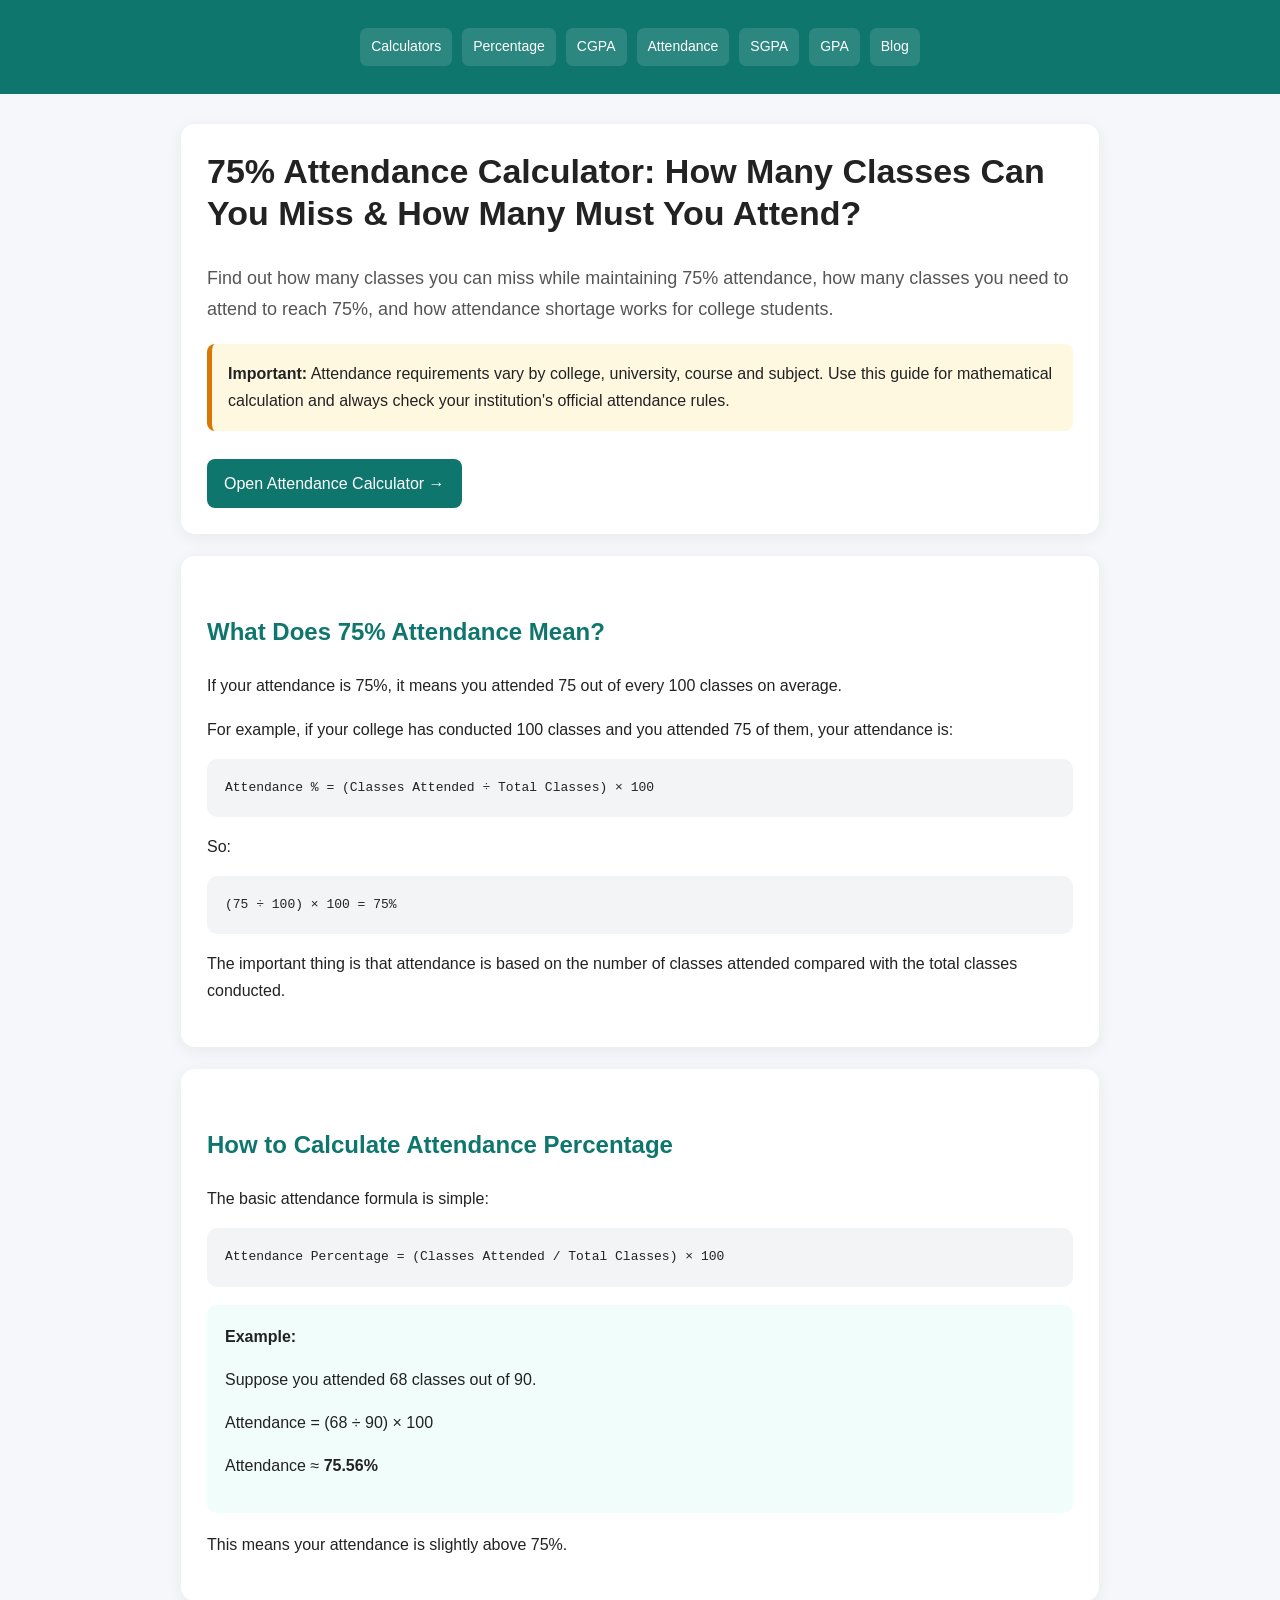
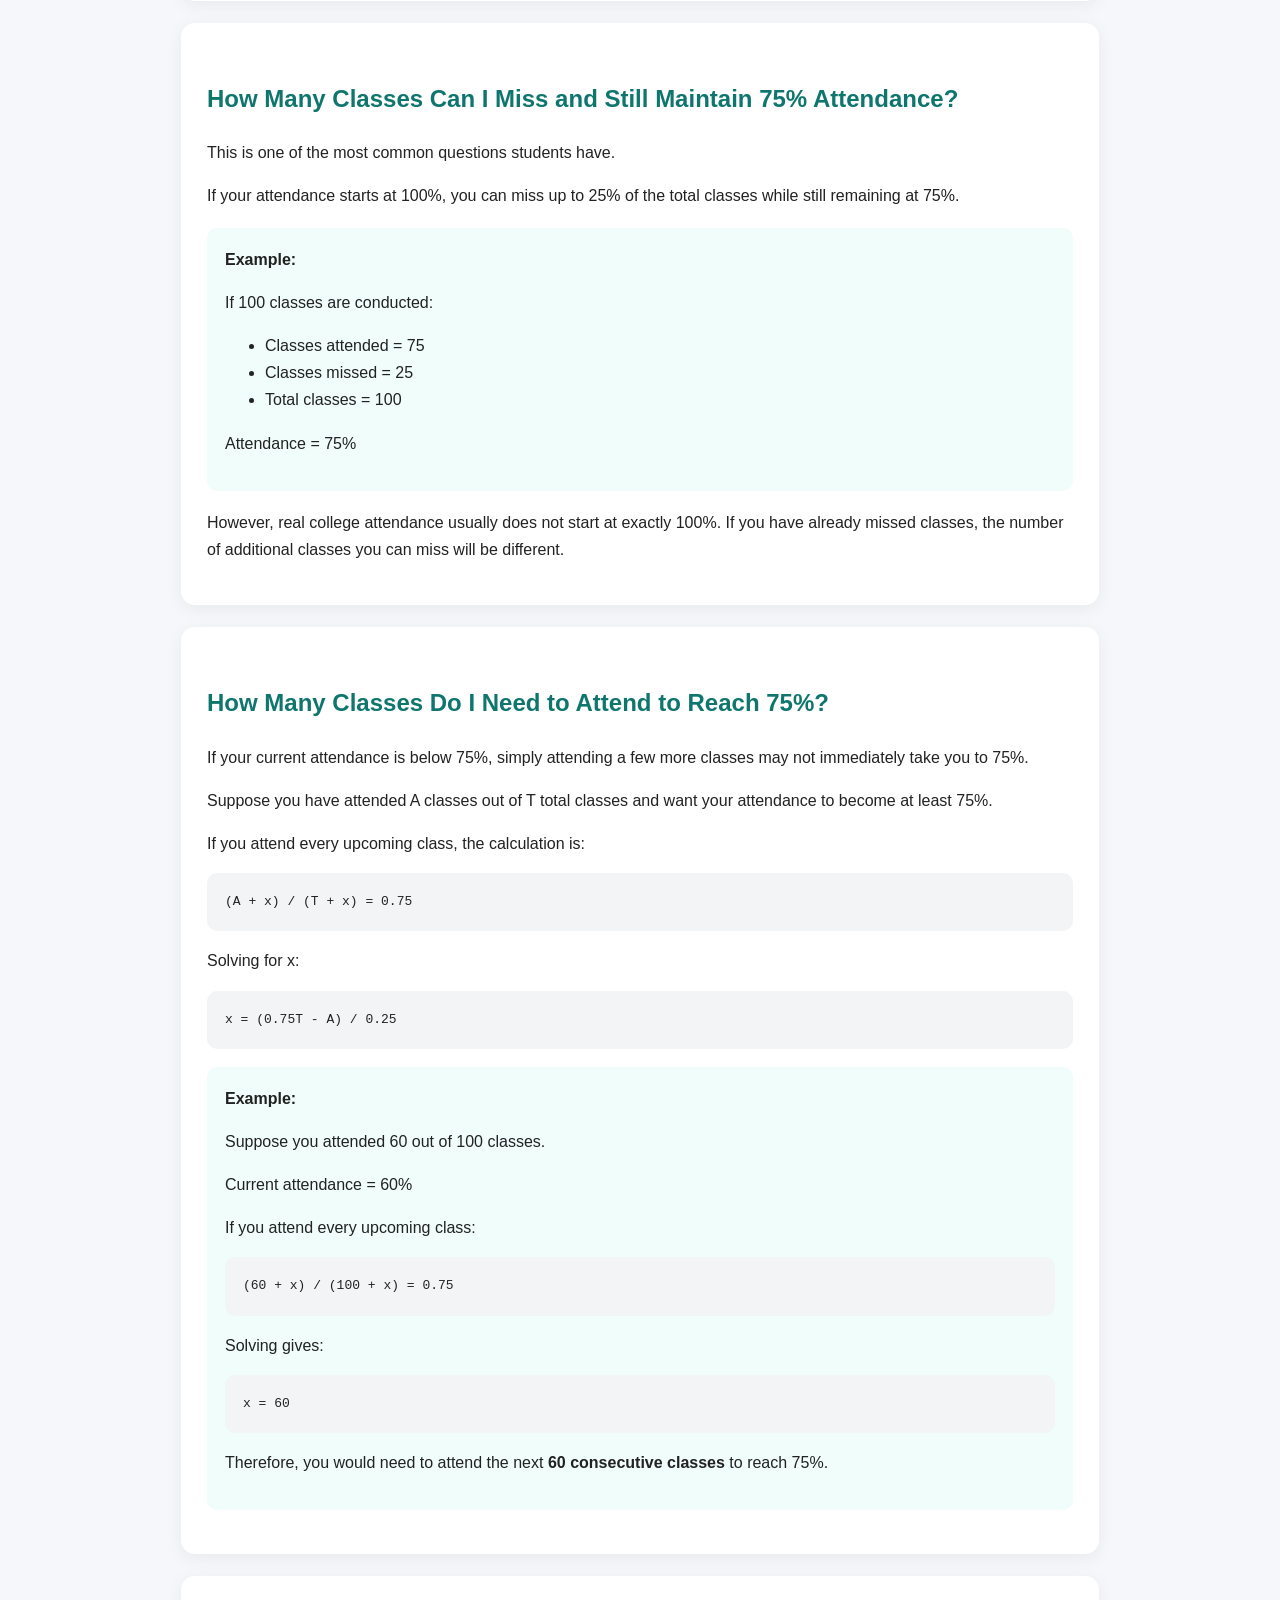
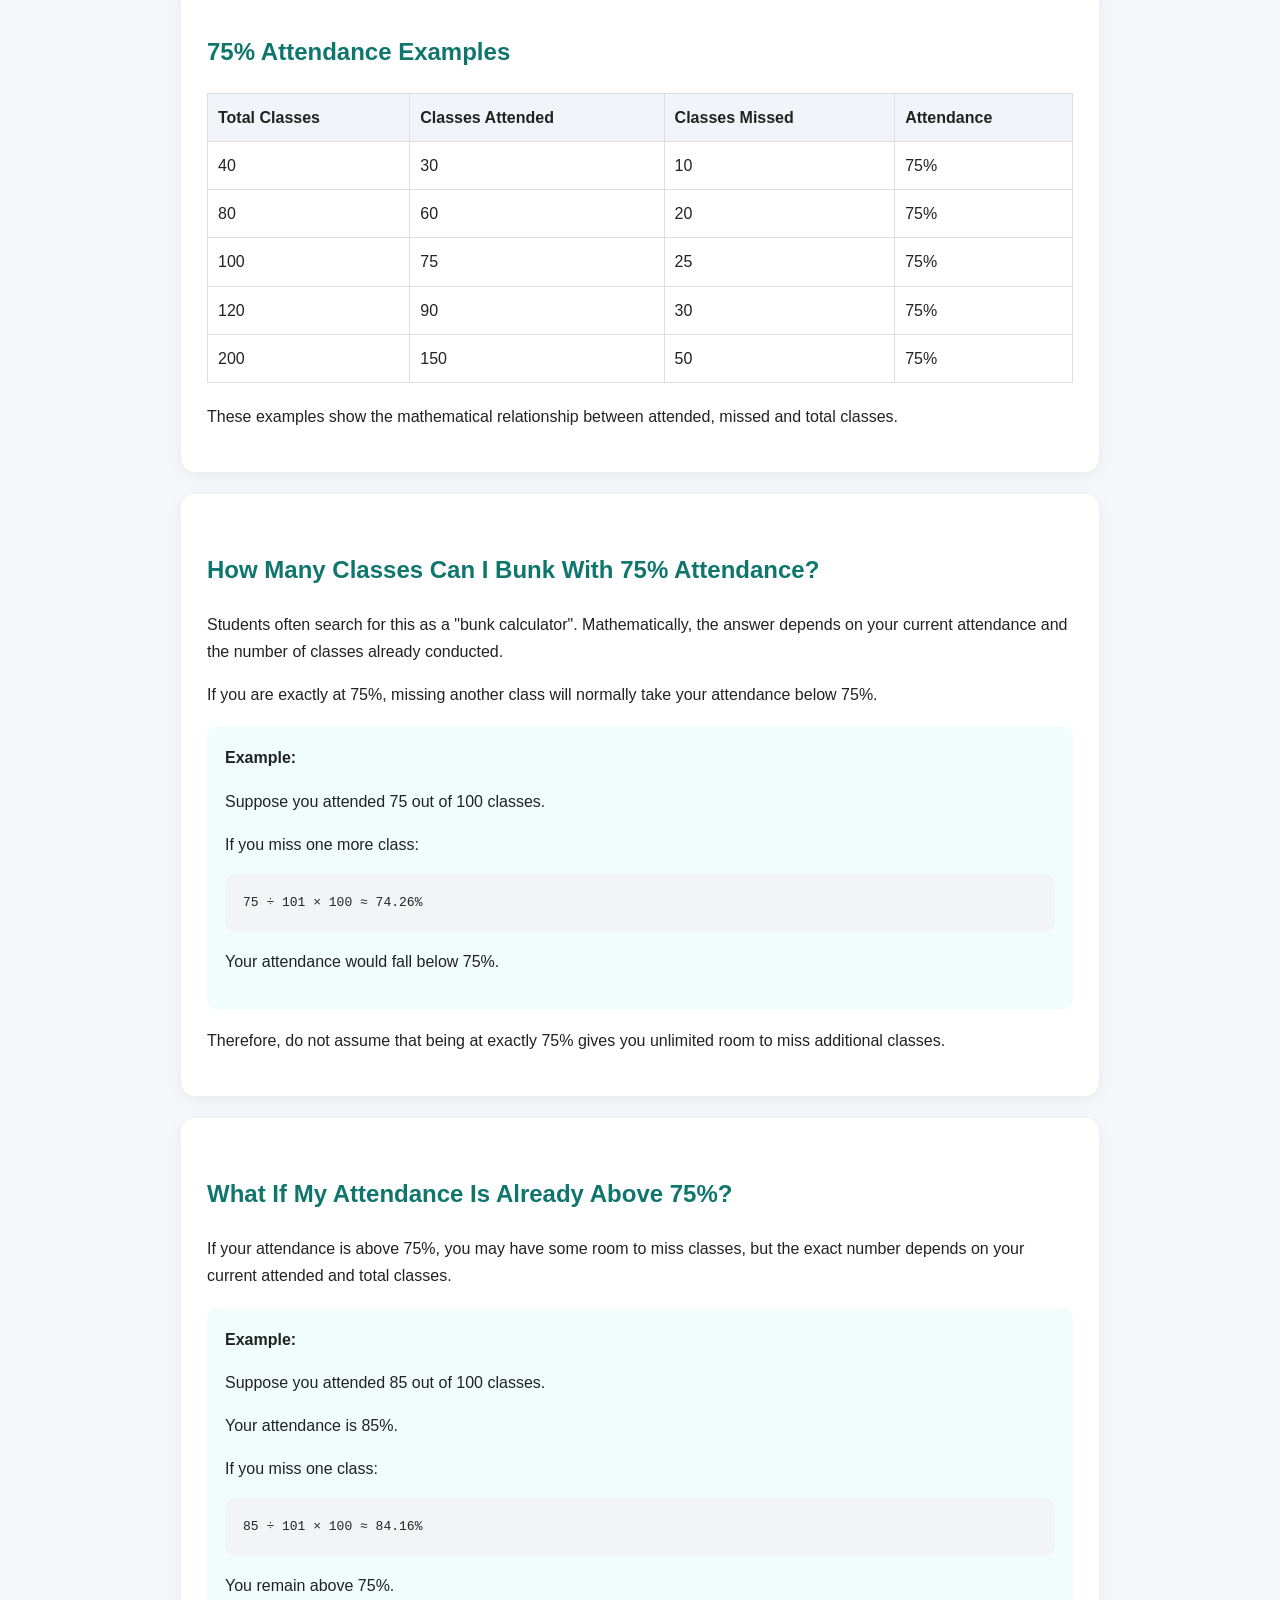
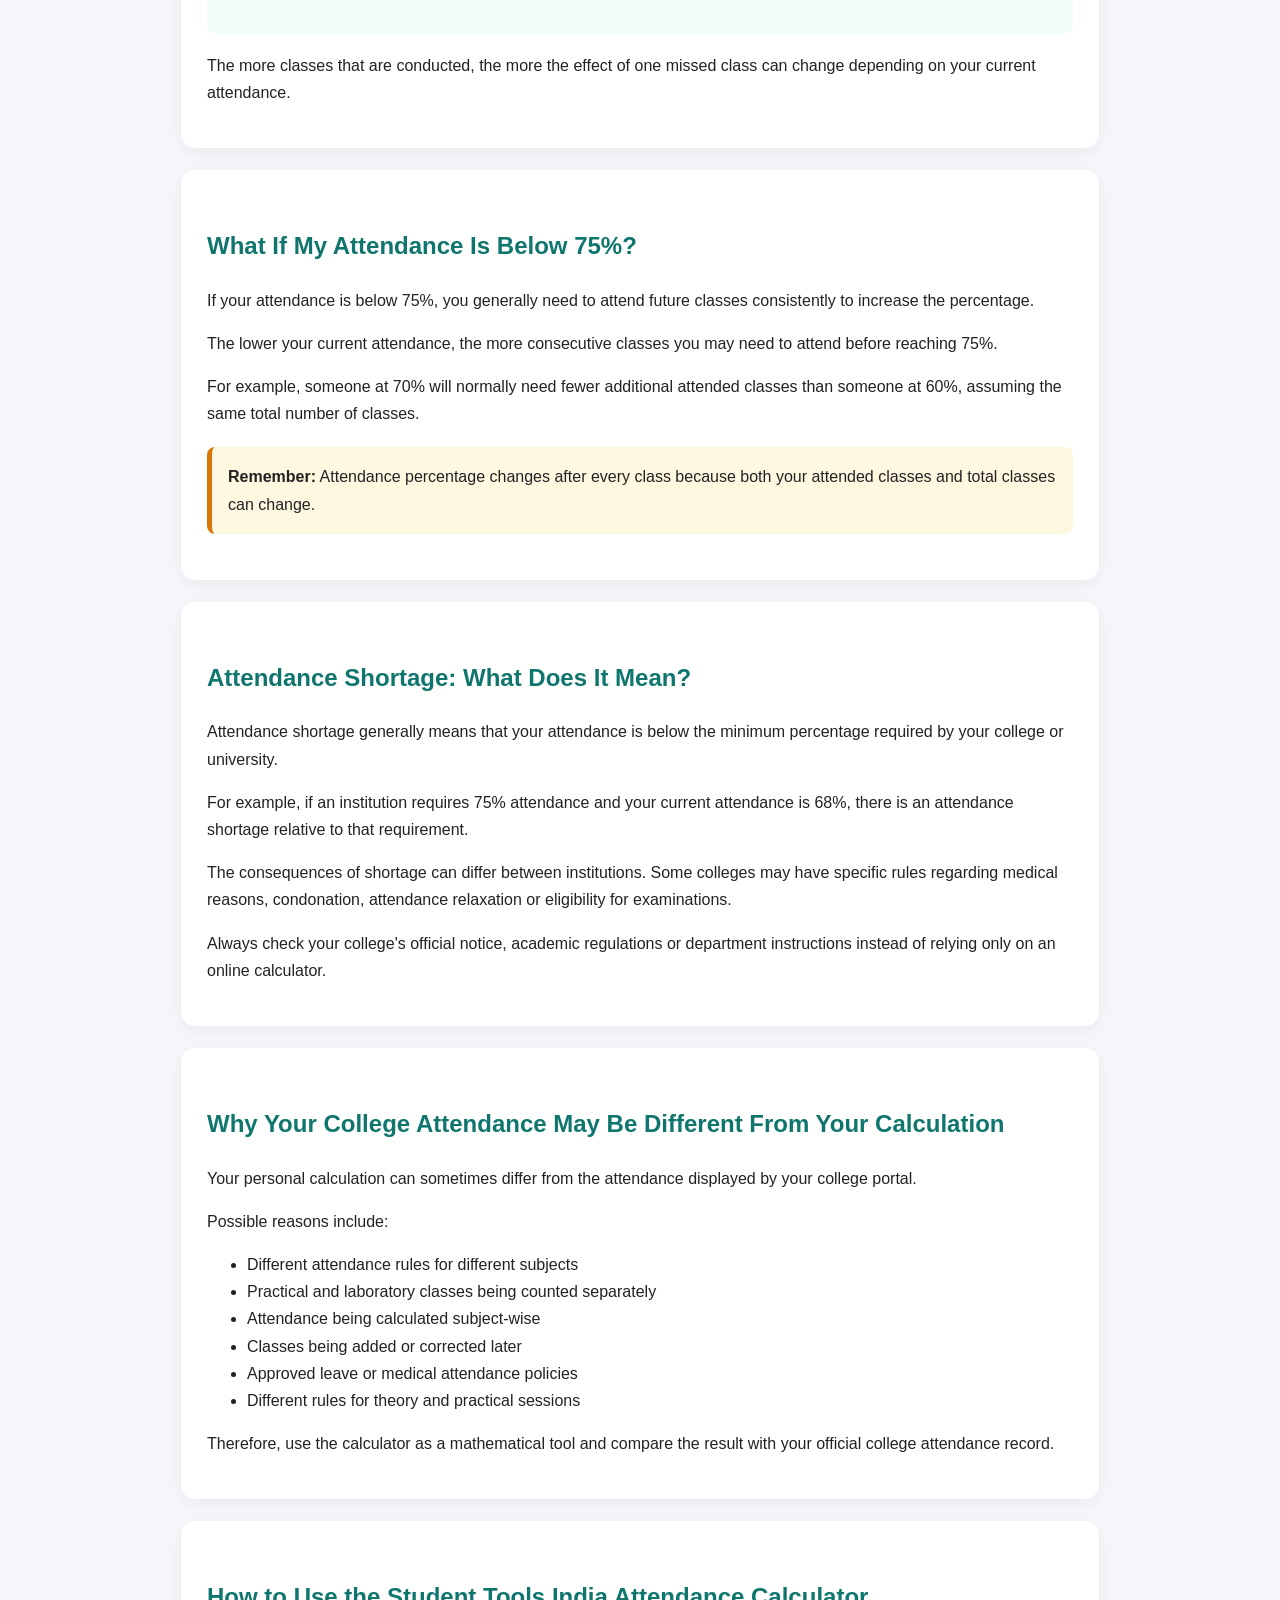
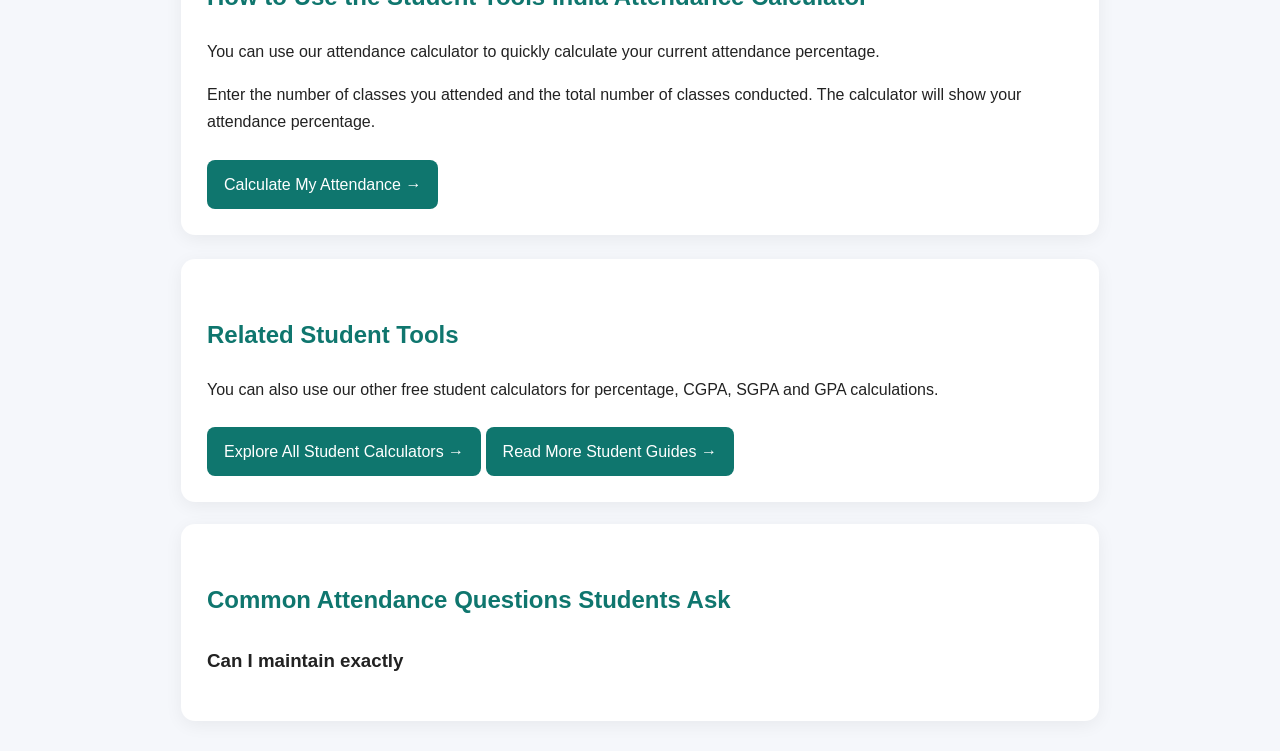
<file: 75-percent-attendance-calculator.html>
<!DOCTYPE html>
<html lang="en">
<head>
  <meta charset="UTF-8">

  <title>75% Attendance Calculator: How Many Classes Can You Miss?</title>

  <meta name="description" content="Use our 75% attendance calculator to find how many classes you can miss, how many you need to attend to reach 75%, and understand college attendance shortage with examples.">

  <meta name="robots" content="index, follow">

  <link rel="canonical" href="https://pawandasilawaymaker.github.io/Studenttools-India/75-percent-attendance-calculator.html">

  <meta property="og:title" content="75% Attendance Calculator: How Many Classes Can You Miss?">
  <meta property="og:description" content="Calculate how many classes you can miss and how many you need to attend to reach or maintain 75% attendance.">
  <meta property="og:type" content="article">
  <meta property="og:url" content="https://pawandasilawaymaker.github.io/Studenttools-India/75-percent-attendance-calculator.html">

  <meta name="viewport" content="width=device-width, initial-scale=1.0">

  <style>
    * {
      box-sizing: border-box;
    }

    body {
      margin: 0;
      font-family: Arial, sans-serif;
      line-height: 1.7;
      background: #f5f7fb;
      color: #222;
    }

    header {
      background: #0f766e;
      color: white;
      padding: 28px 16px;
    }

    .nav {
      max-width: 1100px;
      margin: auto;
      display: flex;
      flex-wrap: wrap;
      gap: 10px;
      justify-content: center;
    }

    .nav a {
      color: white;
      text-decoration: none;
      padding: 7px 11px;
      border-radius: 7px;
      background: rgba(255,255,255,0.12);
      font-size: 14px;
    }

    .container {
      max-width: 950px;
      margin: 30px auto;
      padding: 0 16px;
    }

    .hero,
    .article-card {
      background: white;
      border-radius: 14px;
      padding: 26px;
      margin-bottom: 22px;
      box-shadow: 0 4px 18px rgba(0,0,0,0.06);
    }

    h1 {
      line-height: 1.25;
      margin-top: 0;
      font-size: 34px;
    }

    h2 {
      color: #0f766e;
      margin-top: 30px;
    }

    h3 {
      margin-top: 24px;
    }

    .subtitle {
      font-size: 18px;
      color: #555;
    }

    .notice {
      background: #fff8e1;
      padding: 16px;
      border-left: 5px solid #d97706;
      border-radius: 8px;
      margin: 20px 0;
    }

    .example {
      background: #f0fdfa;
      padding: 18px;
      border-radius: 10px;
      margin: 18px 0;
    }

    .formula {
      background: #f3f4f6;
      padding: 18px;
      border-radius: 10px;
      font-family: monospace;
      overflow-x: auto;
    }

    table {
      width: 100%;
      border-collapse: collapse;
      margin: 20px 0;
    }

    th, td {
      border: 1px solid #ddd;
      padding: 10px;
      text-align: left;
    }

    th {
      background: #f1f5f9;
    }

    .button {
      display: inline-block;
      background: #0f766e;
      color: white;
      text-decoration: none;
      padding: 11px 17px;
      border-radius: 8px;
      margin-top: 8px;
    }

    .button:hover {
      opacity: 0.9;
    }

    footer {
      text-align: center;
      padding: 30px 15px;
      color: #666;
    }

    footer a {
      color: #0f766e;
    }

    @media (max-width: 650px) {
      h1 {
        font-size: 28px;
      }

      .hero,
      .article-card {
        padding: 20px;
      }

      table {
        font-size: 14px;
      }
    }
  </style>
<!-- Google tag (gtag.js) -->
<script async src="https://www.googletagmanager.com/gtag/js?id=G-XETMCBKCVT"></script>
<script>
  window.dataLayer = window.dataLayer || [];
  function gtag(){dataLayer.push(arguments);}
  gtag('js', new Date());
  gtag('config', 'G-XETMCBKCVT');
</script>  
</head>

<body>

<header>
  <nav class="nav">
    <a href="index.html">Calculators</a>
    <a href="index.html#percentage">Percentage</a>
    <a href="index.html#cgpa">CGPA</a>
    <a href="index.html#attendance">Attendance</a>
    <a href="index.html#sgpa">SGPA</a>
    <a href="index.html#gpa">GPA</a>
    <a href="blog.html">Blog</a>
  </nav>
</header>

<main class="container">

  <section class="hero">
    <h1>75% Attendance Calculator: How Many Classes Can You Miss & How Many Must You Attend?</h1>

    <p class="subtitle">
      Find out how many classes you can miss while maintaining 75% attendance,
      how many classes you need to attend to reach 75%, and how attendance
      shortage works for college students.
    </p>

    <div class="notice">
      <strong>Important:</strong>
      Attendance requirements vary by college, university, course and subject.
      Use this guide for mathematical calculation and always check your
      institution's official attendance rules.
    </div>

    <a class="button" href="index.html#attendance">
      Open Attendance Calculator →
    </a>
  </section>


  <section class="article-card">

    <h2>What Does 75% Attendance Mean?</h2>

    <p>
      If your attendance is 75%, it means you attended 75 out of every
      100 classes on average.
    </p>

    <p>
      For example, if your college has conducted 100 classes and you attended
      75 of them, your attendance is:
    </p>

    <div class="formula">
      Attendance % = (Classes Attended ÷ Total Classes) × 100
    </div>

    <p>
      So:
    </p>

    <div class="formula">
      (75 ÷ 100) × 100 = 75%
    </div>

    <p>
      The important thing is that attendance is based on the number of classes
      attended compared with the total classes conducted.
    </p>

  </section>


  <section class="article-card">

    <h2>How to Calculate Attendance Percentage</h2>

    <p>
      The basic attendance formula is simple:
    </p>

    <div class="formula">
      Attendance Percentage = (Classes Attended / Total Classes) × 100
    </div>

    <div class="example">
      <strong>Example:</strong>

      <p>
        Suppose you attended 68 classes out of 90.
      </p>

      <p>
        Attendance = (68 ÷ 90) × 100
      </p>

      <p>
        Attendance ≈ <strong>75.56%</strong>
      </p>
    </div>

    <p>
      This means your attendance is slightly above 75%.
    </p>

  </section>


  <section class="article-card">

    <h2>How Many Classes Can I Miss and Still Maintain 75% Attendance?</h2>

    <p>
      This is one of the most common questions students have.
    </p>

    <p>
      If your attendance starts at 100%, you can miss up to 25% of the
      total classes while still remaining at 75%.
    </p>

    <div class="example">
      <strong>Example:</strong>

      <p>
        If 100 classes are conducted:
      </p>

      <ul>
        <li>Classes attended = 75</li>
        <li>Classes missed = 25</li>
        <li>Total classes = 100</li>
      </ul>

      <p>
        Attendance = 75%
      </p>
    </div>

    <p>
      However, real college attendance usually does not start at exactly 100%.
      If you have already missed classes, the number of additional classes
      you can miss will be different.
    </p>

  </section>


  <section class="article-card">

    <h2>How Many Classes Do I Need to Attend to Reach 75%?</h2>

    <p>
      If your current attendance is below 75%, simply attending a few more
      classes may not immediately take you to 75%.
    </p>

    <p>
      Suppose you have attended A classes out of T total classes and want
      your attendance to become at least 75%.
    </p>

    <p>
      If you attend every upcoming class, the calculation is:
    </p>

    <div class="formula">
      (A + x) / (T + x) = 0.75
    </div>

    <p>
      Solving for x:
    </p>

    <div class="formula">
      x = (0.75T - A) / 0.25
    </div>

    <div class="example">
      <strong>Example:</strong>

      <p>
        Suppose you attended 60 out of 100 classes.
      </p>

      <p>
        Current attendance = 60%
      </p>

      <p>
        If you attend every upcoming class:
      </p>

      <div class="formula">
        (60 + x) / (100 + x) = 0.75
      </div>

      <p>
        Solving gives:
      </p>

      <div class="formula">
        x = 60
      </div>

      <p>
        Therefore, you would need to attend the next <strong>60 consecutive
        classes</strong> to reach 75%.
      </p>
    </div>

  </section>


  <section class="article-card">

    <h2>75% Attendance Examples</h2>

    <table>
      <thead>
        <tr>
          <th>Total Classes</th>
          <th>Classes Attended</th>
          <th>Classes Missed</th>
          <th>Attendance</th>
        </tr>
      </thead>

      <tbody>
        <tr>
          <td>40</td>
          <td>30</td>
          <td>10</td>
          <td>75%</td>
        </tr>

        <tr>
          <td>80</td>
          <td>60</td>
          <td>20</td>
          <td>75%</td>
        </tr>

        <tr>
          <td>100</td>
          <td>75</td>
          <td>25</td>
          <td>75%</td>
        </tr>

        <tr>
          <td>120</td>
          <td>90</td>
          <td>30</td>
          <td>75%</td>
        </tr>

        <tr>
          <td>200</td>
          <td>150</td>
          <td>50</td>
          <td>75%</td>
        </tr>
      </tbody>
    </table>

    <p>
      These examples show the mathematical relationship between attended,
      missed and total classes.
    </p>

  </section>


  <section class="article-card">

    <h2>How Many Classes Can I Bunk With 75% Attendance?</h2>

    <p>
      Students often search for this as a "bunk calculator". Mathematically,
      the answer depends on your current attendance and the number of classes
      already conducted.
    </p>

    <p>
      If you are exactly at 75%, missing another class will normally take your
      attendance below 75%.
    </p>

    <div class="example">
      <strong>Example:</strong>

      <p>
        Suppose you attended 75 out of 100 classes.
      </p>

      <p>
        If you miss one more class:
      </p>

      <div class="formula">
        75 ÷ 101 × 100 ≈ 74.26%
      </div>

      <p>
        Your attendance would fall below 75%.
      </p>
    </div>

    <p>
      Therefore, do not assume that being at exactly 75% gives you unlimited
      room to miss additional classes.
    </p>

  </section>


  <section class="article-card">

    <h2>What If My Attendance Is Already Above 75%?</h2>

    <p>
      If your attendance is above 75%, you may have some room to miss classes,
      but the exact number depends on your current attended and total classes.
    </p>

    <div class="example">
      <strong>Example:</strong>

      <p>
        Suppose you attended 85 out of 100 classes.
      </p>

      <p>
        Your attendance is 85%.
      </p>

      <p>
        If you miss one class:
      </p>

      <div class="formula">
        85 ÷ 101 × 100 ≈ 84.16%
      </div>

      <p>
        You remain above 75%.
      </p>
    </div>

    <p>
      The more classes that are conducted, the more the effect of one missed
      class can change depending on your current attendance.
    </p>

  </section>


  <section class="article-card">

    <h2>What If My Attendance Is Below 75%?</h2>

    <p>
      If your attendance is below 75%, you generally need to attend future
      classes consistently to increase the percentage.
    </p>

    <p>
      The lower your current attendance, the more consecutive classes you may
      need to attend before reaching 75%.
    </p>

    <p>
      For example, someone at 70% will normally need fewer additional attended
      classes than someone at 60%, assuming the same total number of classes.
    </p>

    <div class="notice">
      <strong>Remember:</strong>
      Attendance percentage changes after every class because both your
      attended classes and total classes can change.
    </div>

  </section>


  <section class="article-card">

    <h2>Attendance Shortage: What Does It Mean?</h2>

    <p>
      Attendance shortage generally means that your attendance is below the
      minimum percentage required by your college or university.
    </p>

    <p>
      For example, if an institution requires 75% attendance and your current
      attendance is 68%, there is an attendance shortage relative to that
      requirement.
    </p>

    <p>
      The consequences of shortage can differ between institutions. Some
      colleges may have specific rules regarding medical reasons, condonation,
      attendance relaxation or eligibility for examinations.
    </p>

    <p>
      Always check your college's official notice, academic regulations or
      department instructions instead of relying only on an online calculator.
    </p>

  </section>


  <section class="article-card">

    <h2>Why Your College Attendance May Be Different From Your Calculation</h2>

    <p>
      Your personal calculation can sometimes differ from the attendance
      displayed by your college portal.
    </p>

    <p>Possible reasons include:</p>

    <ul>
      <li>Different attendance rules for different subjects</li>
      <li>Practical and laboratory classes being counted separately</li>
      <li>Attendance being calculated subject-wise</li>
      <li>Classes being added or corrected later</li>
      <li>Approved leave or medical attendance policies</li>
      <li>Different rules for theory and practical sessions</li>
    </ul>

    <p>
      Therefore, use the calculator as a mathematical tool and compare the
      result with your official college attendance record.
    </p>

  </section>


  <section class="article-card">

    <h2>How to Use the Student Tools India Attendance Calculator</h2>

    <p>
      You can use our attendance calculator to quickly calculate your current
      attendance percentage.
    </p>

    <p>
      Enter the number of classes you attended and the total number of classes
      conducted. The calculator will show your attendance percentage.
    </p>

    <a class="button" href="index.html#attendance">
      Calculate My Attendance →
    </a>

  </section>
<section class="article-card" style="margin-top:24px;">
  <h2>Related Student Tools</h2>

  <p>
    You can also use our other free student calculators for percentage,
    CGPA, SGPA and GPA calculations.
  </p>

  <a class="button" href="index.html">
    Explore All Student Calculators →
  </a>

  <a class="button" href="blog.html">
    Read More Student Guides →
  </a>
</section>

  <section class="article-card">

    <h2>Common Attendance Questions Students Ask</h2>

    <h3>Can I maintain exactly
</file>
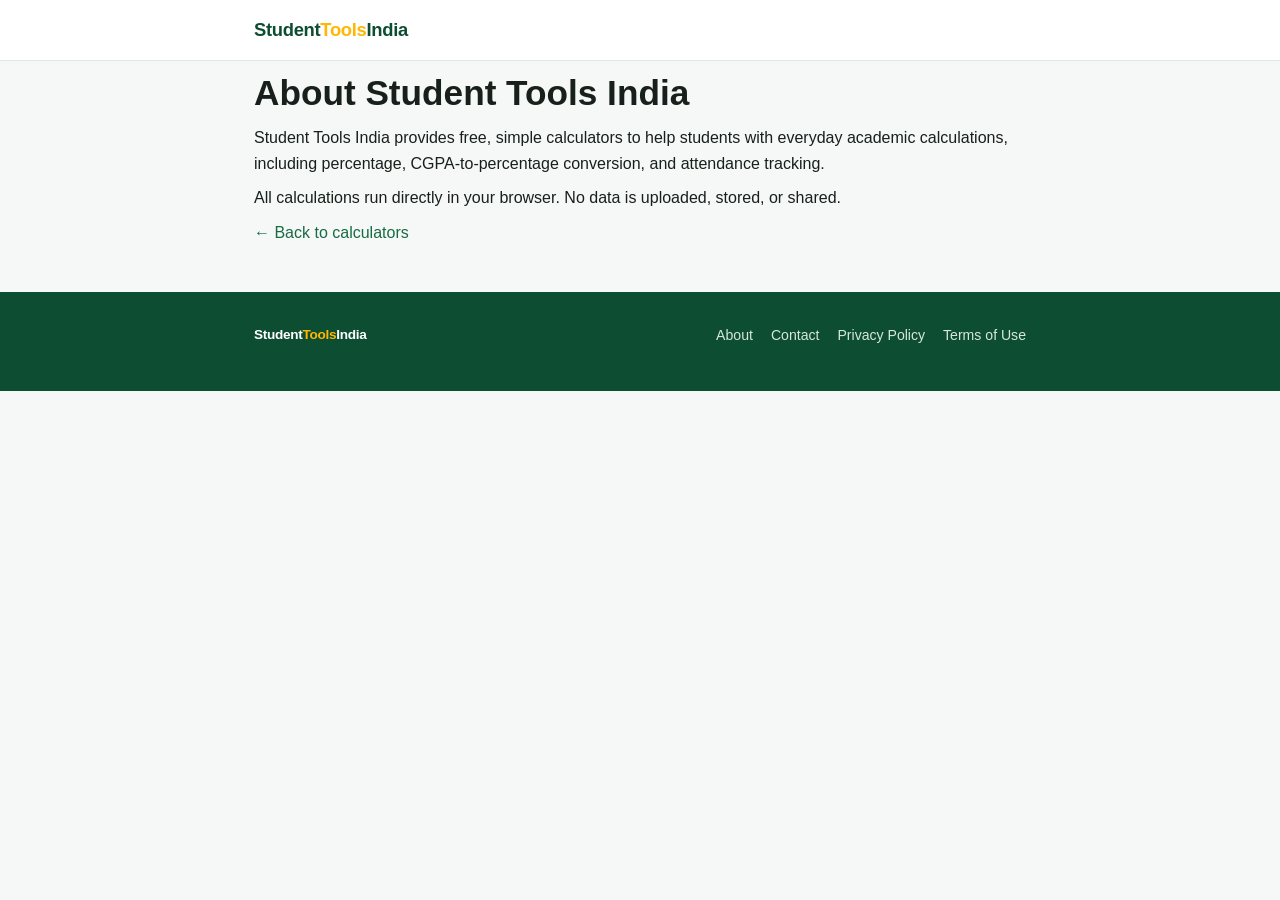
<file: about.html>
<!DOCTYPE html>
<html lang="en-IN">
<head>
<meta charset="UTF-8">
<meta name="viewport" content="width=device-width, initial-scale=1.0">
<title>About - Student Tools India</title>
<meta name="description" content="Learn about Student Tools India, a free set of calculators built for Indian students.">
<link rel="stylesheet" href="style.css">
</head>
<body>
<header class="site-header">
  <div class="container header-inner">
    <a href="index.html" class="logo">Student<span>Tools</span>India</a>
  </div>
</header>
<main>
  <section class="tool-section active">
    <div class="container">
      <h1>About Student Tools India</h1>
      <p>Student Tools India provides free, simple calculators to help students with everyday academic calculations, including percentage, CGPA-to-percentage conversion, and attendance tracking.</p>
      <p>All calculations run directly in your browser. No data is uploaded, stored, or shared.</p>
      <p><a href="index.html">&larr; Back to calculators</a></p>
    </div>
  </section>
</main>
<footer class="site-footer">
  <div class="container footer-inner">
    <div class="footer-brand">
      <p class="logo">Student<span>Tools</span>India</p>
    </div>
    <nav class="footer-links">
      <a href="about.html">About</a>
      <a href="contact.html">Contact</a>
      <a href="privacy.html">Privacy Policy</a>
      <a href="terms.html">Terms of Use</a>
    </nav>
  </div>
</footer>
</body>
</html>
</file>
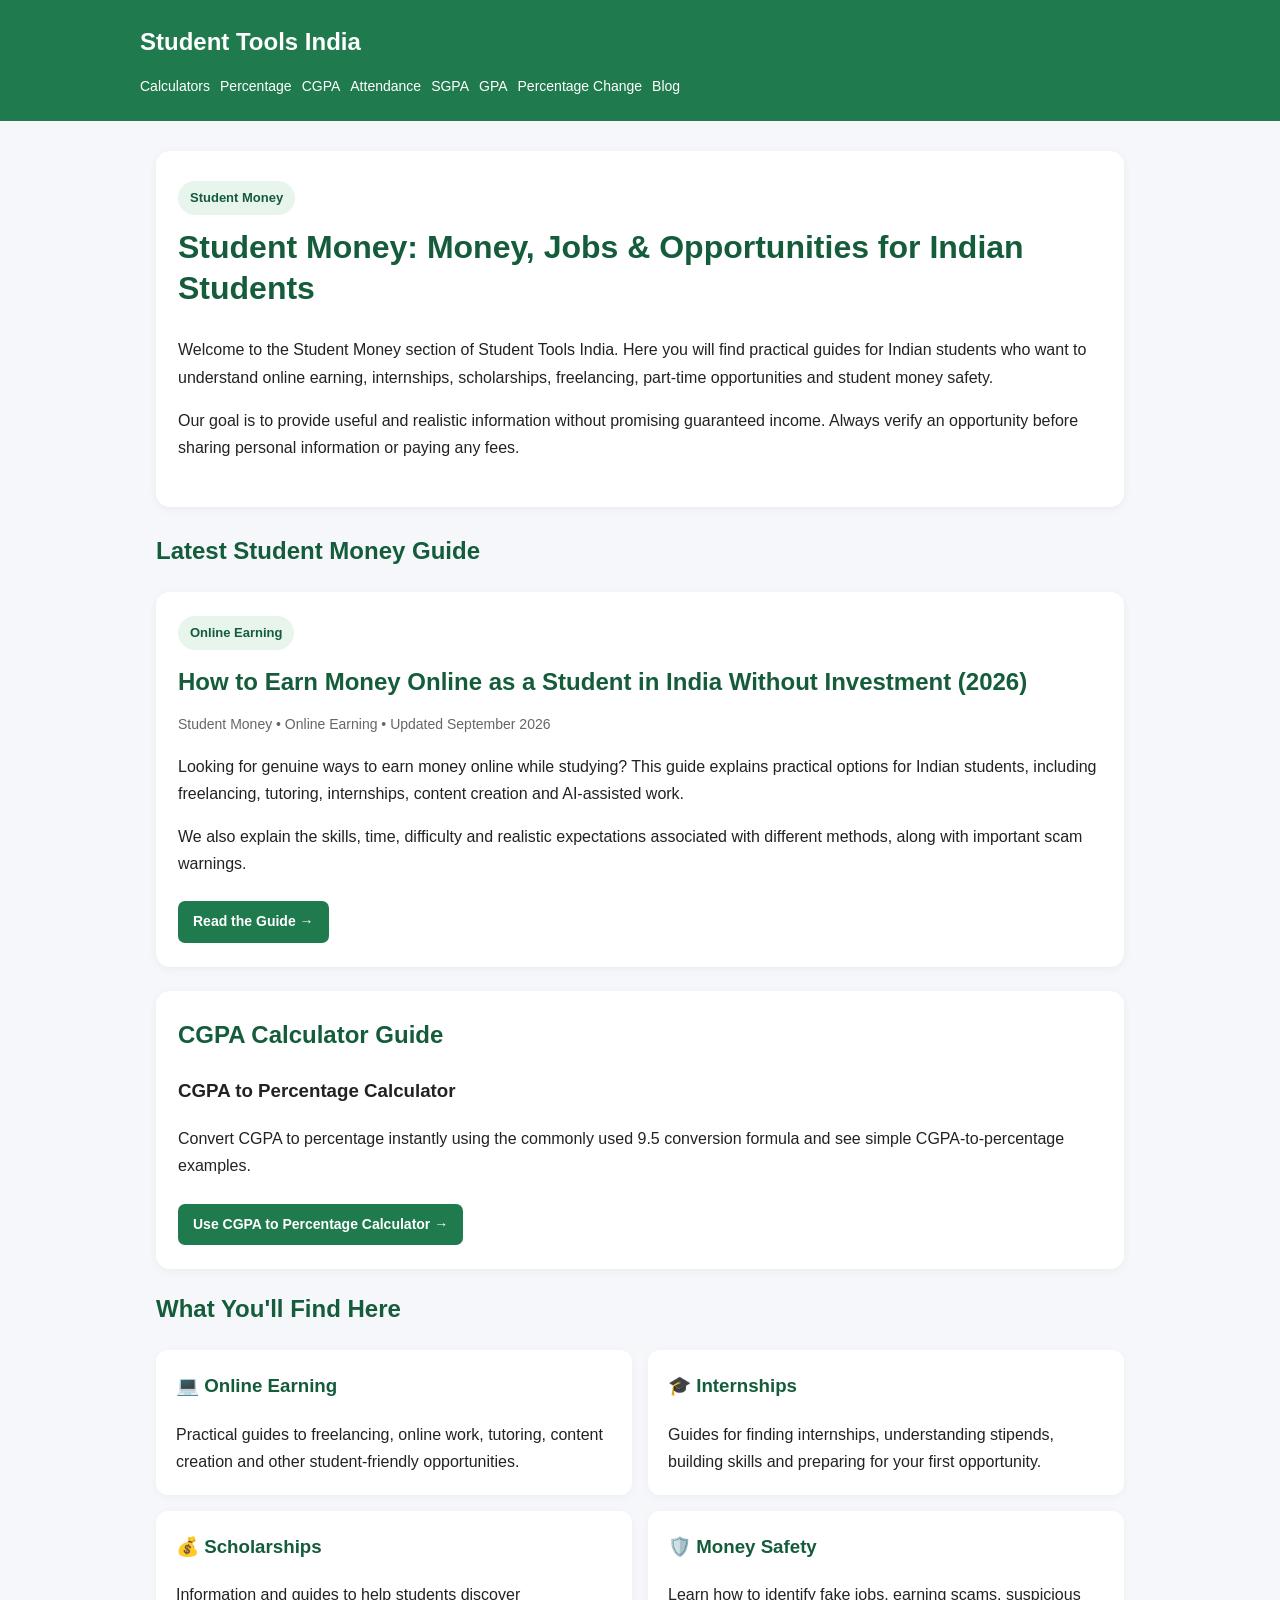
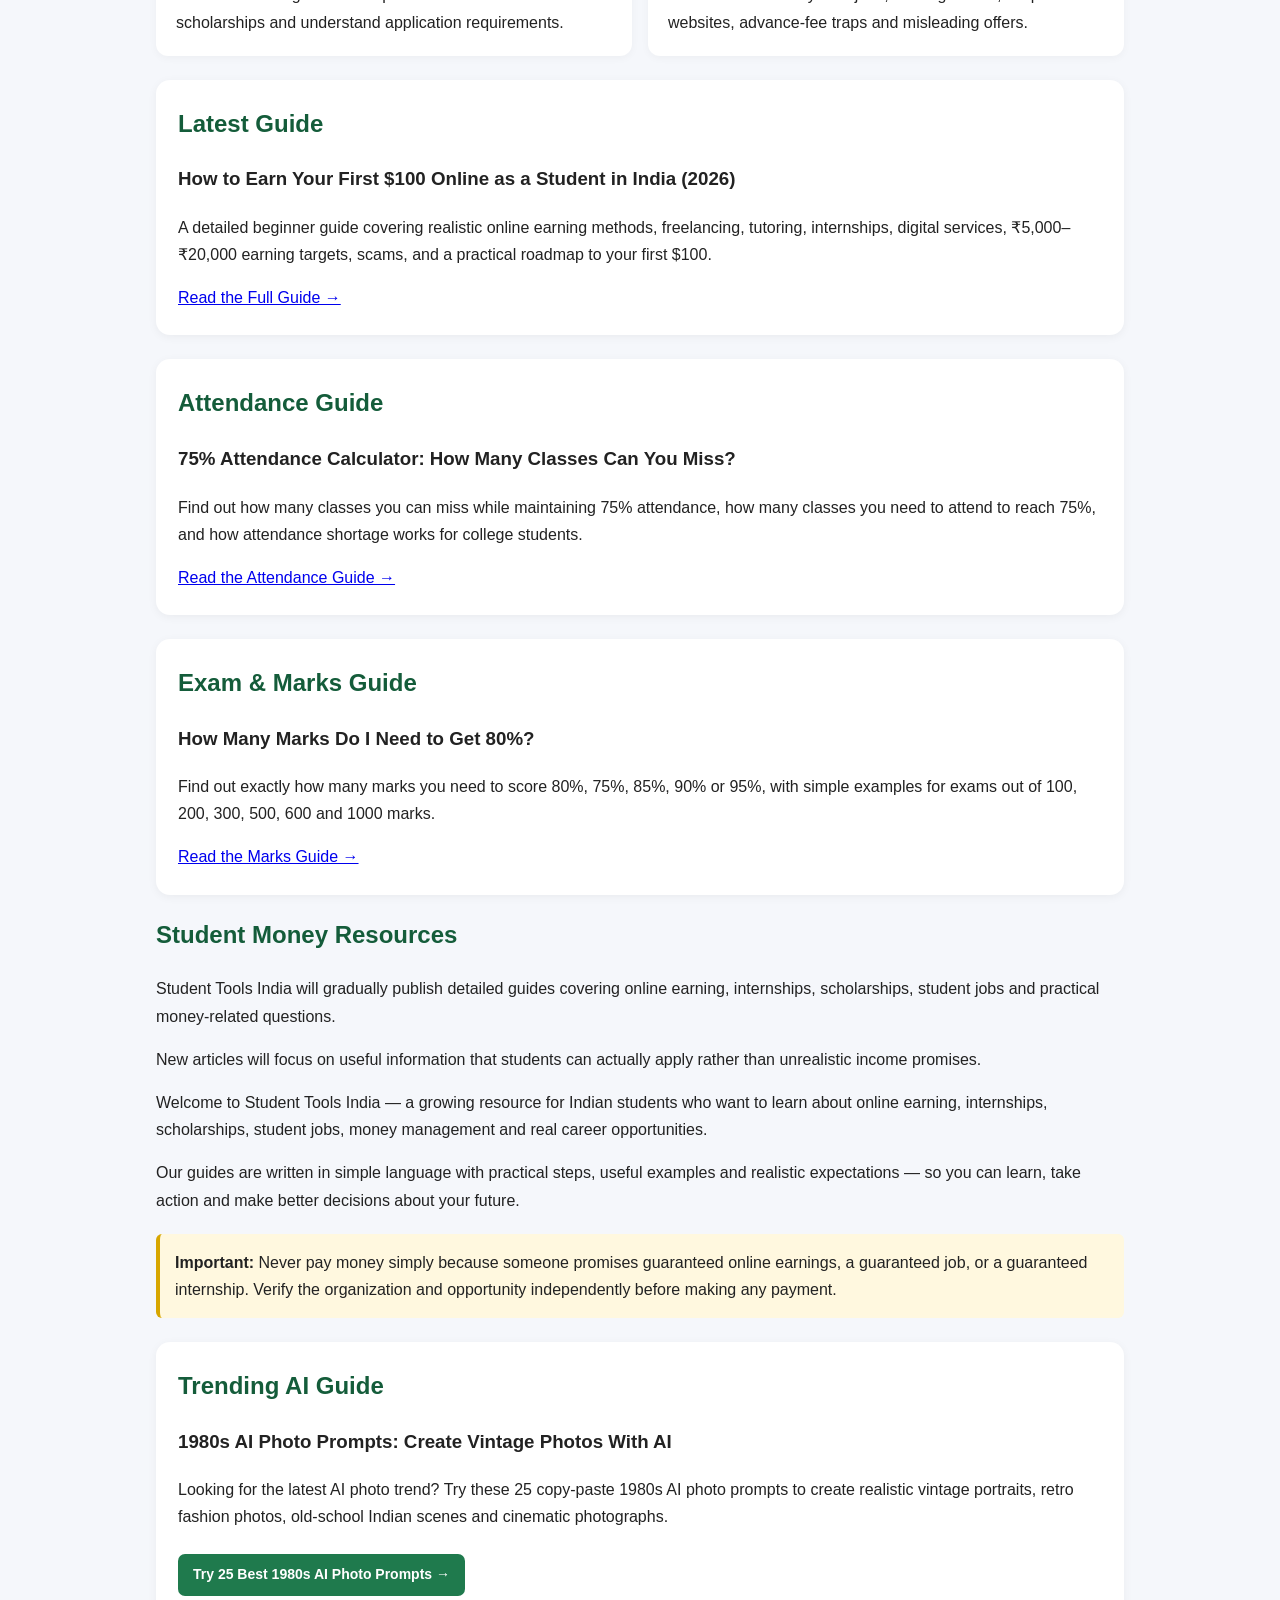
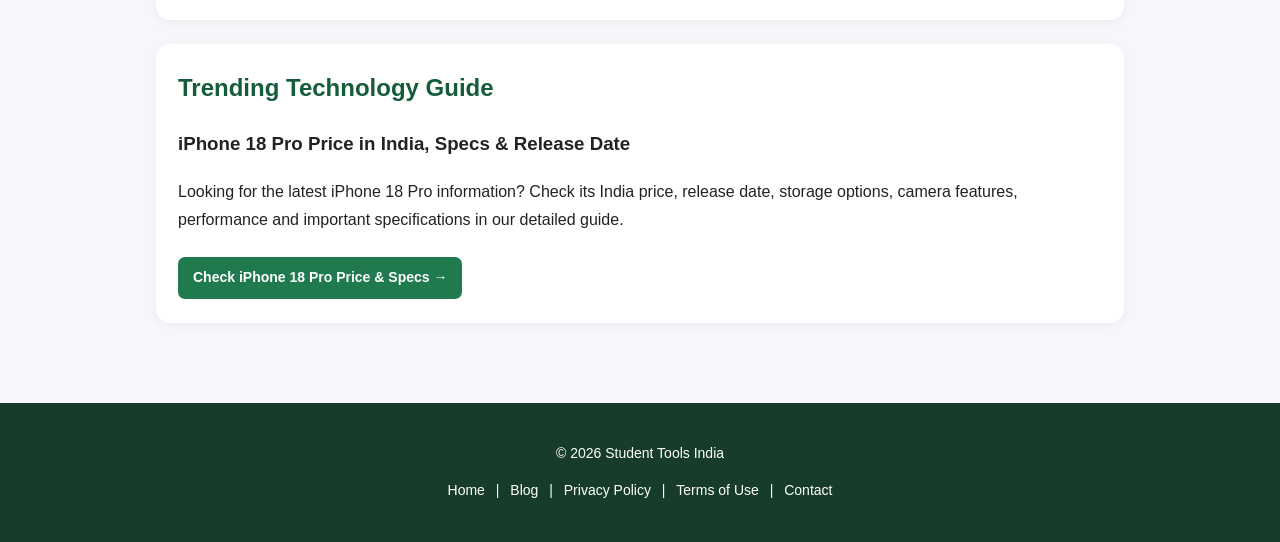
<file: blog.html>
<!DOCTYPE html>
<html lang="en">
<head>
  <meta charset="UTF-8">

  <meta name="viewport" content="width=device-width, initial-scale=1.0">

  <title>Student Money Blog - Online Earning, Internships & Scholarships | Student Tools India</title>

  <meta name="description" content="Student Money guides for Indian students covering genuine online earning methods, internships, scholarships, freelancing, student jobs and money safety tips.">

  <meta name="robots" content="index, follow">

  <link rel="canonical" href="https://pawandasilawaymaker.github.io/Studenttools-India/blog.html">

  <style>
    * {
      box-sizing: border-box;
    }

    body {
      margin: 0;
      font-family: Arial, sans-serif;
      background: #f5f7fb;
      color: #222;
      line-height: 1.7;
    }

    header {
      background: #1f7a4d;
      color: white;
      padding: 22px 16px;
    }

    .header-inner {
      max-width: 1000px;
      margin: auto;
    }

    .site-name {
      font-size: 24px;
      font-weight: bold;
      margin-bottom: 12px;
    }

    nav {
      display: flex;
      flex-wrap: wrap;
      gap: 10px;
    }

    nav a {
      color: white;
      text-decoration: none;
      font-size: 14px;
    }

    nav a:hover {
      text-decoration: underline;
    }

    .container {
      max-width: 1000px;
      margin: auto;
      padding: 30px 16px;
    }

    .hero {
      background: white;
      padding: 30px 22px;
      border-radius: 14px;
      margin-bottom: 24px;
      box-shadow: 0 2px 10px rgba(0,0,0,0.05);
    }

    h1 {
      margin-top: 0;
      color: #145c3a;
      font-size: 32px;
      line-height: 1.3;
    }

    h2 {
      color: #145c3a;
      margin-top: 0;
    }

    .category {
      display: inline-block;
      background: #e7f5ed;
      color: #145c3a;
      padding: 6px 12px;
      border-radius: 20px;
      font-size: 13px;
      font-weight: bold;
      margin-bottom: 12px;
    }

    .article-card {
      background: white;
      padding: 24px 22px;
      border-radius: 14px;
      margin-bottom: 20px;
      box-shadow: 0 2px 10px rgba(0,0,0,0.05);
    }

    .article-card h2 {
      margin-bottom: 10px;
    }

    .article-card h2 a {
      color: #145c3a;
      text-decoration: none;
    }

    .article-card h2 a:hover {
      text-decoration: underline;
    }

    .article-meta {
      color: #666;
      font-size: 14px;
      margin-bottom: 12px;
    }

    .read-more {
      display: inline-block;
      margin-top: 8px;
      background: #1f7a4d;
      color: white;
      text-decoration: none;
      padding: 9px 15px;
      border-radius: 7px;
      font-weight: bold;
      font-size: 14px;
    }

    .read-more:hover {
      background: #155d3a;
    }

    .topics {
      display: grid;
      grid-template-columns: repeat(2, 1fr);
      gap: 16px;
    }

    .topic {
      background: white;
      padding: 20px;
      border-radius: 12px;
      box-shadow: 0 2px 8px rgba(0,0,0,0.04);
    }

    .topic h3 {
      color: #145c3a;
      margin-top: 0;
    }

    .topic p {
      margin-bottom: 0;
    }

    .notice {
      background: #fff8df;
      border-left: 4px solid #d7a600;
      padding: 15px;
      margin-top: 20px;
      border-radius: 6px;
    }

    footer {
      margin-top: 30px;
      background: #173c2b;
      color: white;
      text-align: center;
      padding: 25px 16px;
      font-size: 14px;
    }

    footer a {
      color: white;
      text-decoration: none;
      margin: 0 7px;
    }

    footer a:hover {
      text-decoration: underline;
    }

    @media (max-width: 650px) {
      h1 {
        font-size: 27px;
      }

      .topics {
        grid-template-columns: 1fr;
      }

      nav {
        gap: 7px;
      }

      nav a {
        font-size: 13px;
      }
    }
  </style>
  <!-- Google tag (gtag.js) -->
<script async src="https://www.googletagmanager.com/gtag/js?id=G-XETMCBKCVT"></script>
<script>
  window.dataLayer = window.dataLayer || [];
  function gtag(){dataLayer.push(arguments);}
  gtag('js', new Date());
  gtag('config', 'G-XETMCBKCVT');
</script>
</head>

<body>

<header>
  <div class="header-inner">

    <div class="site-name">Student Tools India</div>

    <nav>
      <a href="index.html">Calculators</a>
      <a href="index.html#percentage">Percentage</a>
      <a href="index.html#cgpa">CGPA</a>
      <a href="index.html#attendance">Attendance</a>
      <a href="index.html#sgpa">SGPA</a>
      <a href="index.html#gpa">GPA</a>
      <a href="index.html#percent-change">Percentage Change</a>
      <a href="blog.html">Blog</a>
    </nav>

  </div>
</header>

<main class="container">

  <section class="hero">

    <span class="category">Student Money</span>

    <h1>Student Money: Money, Jobs & Opportunities for Indian Students</h1>

    <p>
      Welcome to the Student Money section of Student Tools India.
      Here you will find practical guides for Indian students who want to
      understand online earning, internships, scholarships, freelancing,
      part-time opportunities and student money safety.
    </p>

    <p>
      Our goal is to provide useful and realistic information without
      promising guaranteed income. Always verify an opportunity before
      sharing personal information or paying any fees.
    </p>

  </section>


  <section>

    <h2>Latest Student Money Guide</h2>

    <article class="article-card">

      <span class="category">Online Earning</span>

      <h2>
        <a href="student-money-online-earning.html">
          How to Earn Money Online as a Student in India Without Investment (2026)
        </a>
      </h2>

      <div class="article-meta">
        Student Money • Online Earning • Updated September 2026
      </div>

      <p>
        Looking for genuine ways to earn money online while studying?
        This guide explains practical options for Indian students,
        including freelancing, tutoring, internships, content creation
        and AI-assisted work.
      </p>

      <p>
        We also explain the skills, time, difficulty and realistic
        expectations associated with different methods, along with
        important scam warnings.
      </p>

      <a class="read-more" href="student-money-online-earning.html">
        Read the Guide →
      </a>

    </article>

  </section>
<section class="article-card" style="margin-top:24px;">

  <h2>CGPA Calculator Guide</h2>

  <h3>CGPA to Percentage Calculator</h3>

  <p>
    Convert CGPA to percentage instantly using the commonly used
    9.5 conversion formula and see simple CGPA-to-percentage examples.
  </p>

  <a href="cgpa-to-percentage.html" class="read-more">
    Use CGPA to Percentage Calculator →
  </a>

</section>

  <section>

    <h2>What You'll Find Here</h2>

    <div class="topics">

      <div class="topic">
        <h3>💻 Online Earning</h3>
        <p>
          Practical guides to freelancing, online work, tutoring,
          content creation and other student-friendly opportunities.
        </p>
      </div>

      <div class="topic">
        <h3>🎓 Internships</h3>
        <p>
          Guides for finding internships, understanding stipends,
          building skills and preparing for your first opportunity.
        </p>
      </div>

      <div class="topic">
        <h3>💰 Scholarships</h3>
        <p>
          Information and guides to help students discover scholarships
          and understand application requirements.
        </p>
      </div>

      <div class="topic">
        <h3>🛡️ Money Safety</h3>
        <p>
          Learn how to identify fake jobs, earning scams, suspicious
          websites, advance-fee traps and misleading offers.
        </p>
      </div>

    </div>

  </section>


  <section class="article-card" style="margin-top:24px;">

  <h2>Latest Guide</h2>

  <h3>How to Earn Your First $100 Online as a Student in India (2026)</h3>

  <p>
    A detailed beginner guide covering realistic online earning methods,
    freelancing, tutoring, internships, digital services, ₹5,000–₹20,000
    earning targets, scams, and a practical roadmap to your first $100.
  </p>

  <a href="how-to-earn-first-100-dollars.html" class="btn">
    Read the Full Guide →
  </a>

</section>
    <section class="article-card" style="margin-top:24px;">

  <h2>Attendance Guide</h2>

  <h3>
    75% Attendance Calculator: How Many Classes Can You Miss?
  </h3>

  <p>
    Find out how many classes you can miss while maintaining 75% attendance,
    how many classes you need to attend to reach 75%, and how attendance
    shortage works for college students.
  </p>

  <a href="75-percent-attendance-calculator.html" class="btn">
    Read the Attendance Guide →
  </a>

    </section>
    <section class="article-card" style="margin-top:24px;">
  <h2>Exam & Marks Guide</h2>

  <h3>
    How Many Marks Do I Need to Get 80%?
  </h3>

  <p>
    Find out exactly how many marks you need to score 80%, 75%, 85%, 90%
    or 95%, with simple examples for exams out of 100, 200, 300, 500,
    600 and 1000 marks.
  </p>

  <a href="marks-needed-for-80-percent.html" class="btn">
    Read the Marks Guide →
  </a>
    </section>
    <h2>Student Money Resources</h2>

    <p>
      Student Tools India will gradually publish detailed guides covering
      online earning, internships, scholarships, student jobs and practical
      money-related questions.
    </p>

    <p>
      New articles will focus on useful information that students can
      actually apply rather than unrealistic income promises.
    
<p>
  Welcome to Student Tools India — a growing resource for Indian students
  who want to learn about online earning, internships, scholarships,
  student jobs, money management and real career opportunities.
</p>

<p>
  Our guides are written in simple language with practical steps, useful
  examples and realistic expectations — so you can learn, take action and
  make better decisions about your future.
</p>
    <div class="notice">
      <strong>Important:</strong>
      Never pay money simply because someone promises guaranteed online
      earnings, a guaranteed job, or a guaranteed internship. Verify the
      organization and opportunity independently before making any payment.
    </div>

  </section>
<section class="article-card" style="margin-top:24px;">

  <h2>Trending AI Guide</h2>

  <h3>1980s AI Photo Prompts: Create Vintage Photos With AI</h3>

  <p>
    Looking for the latest AI photo trend? Try these 25 copy-paste
    1980s AI photo prompts to create realistic vintage portraits,
    retro fashion photos, old-school Indian scenes and cinematic
    photographs.
  </p>

  <a href="1980s-ai-photo-prompts.html" class="read-more">
    Try 25 Best 1980s AI Photo Prompts →
  </a>

</section>
  <section class="article-card" style="margin-top:24px;">

  <h2>Trending Technology Guide</h2>

  <h3>iPhone 18 Pro Price in India, Specs & Release Date</h3>

  <p>
    Looking for the latest iPhone 18 Pro information? Check its India
    price, release date, storage options, camera features, performance
    and important specifications in our detailed guide.
  </p>

  <a href="iphone-18-pro-price-india.html" class="read-more">
    Check iPhone 18 Pro Price & Specs →
  </a>

  </section>
</main>


<footer>

  <p>© 2026 Student Tools India</p>

  <p>
    <a href="index.html">Home</a> |
    <a href="blog.html">Blog</a> |
    <a href="privacy.html">Privacy Policy</a> |
    <a href="terms.html">Terms of Use</a> |
    <a href="index.html#contact">Contact</a>
  </p>

</footer>

</body>
</html>
</file>
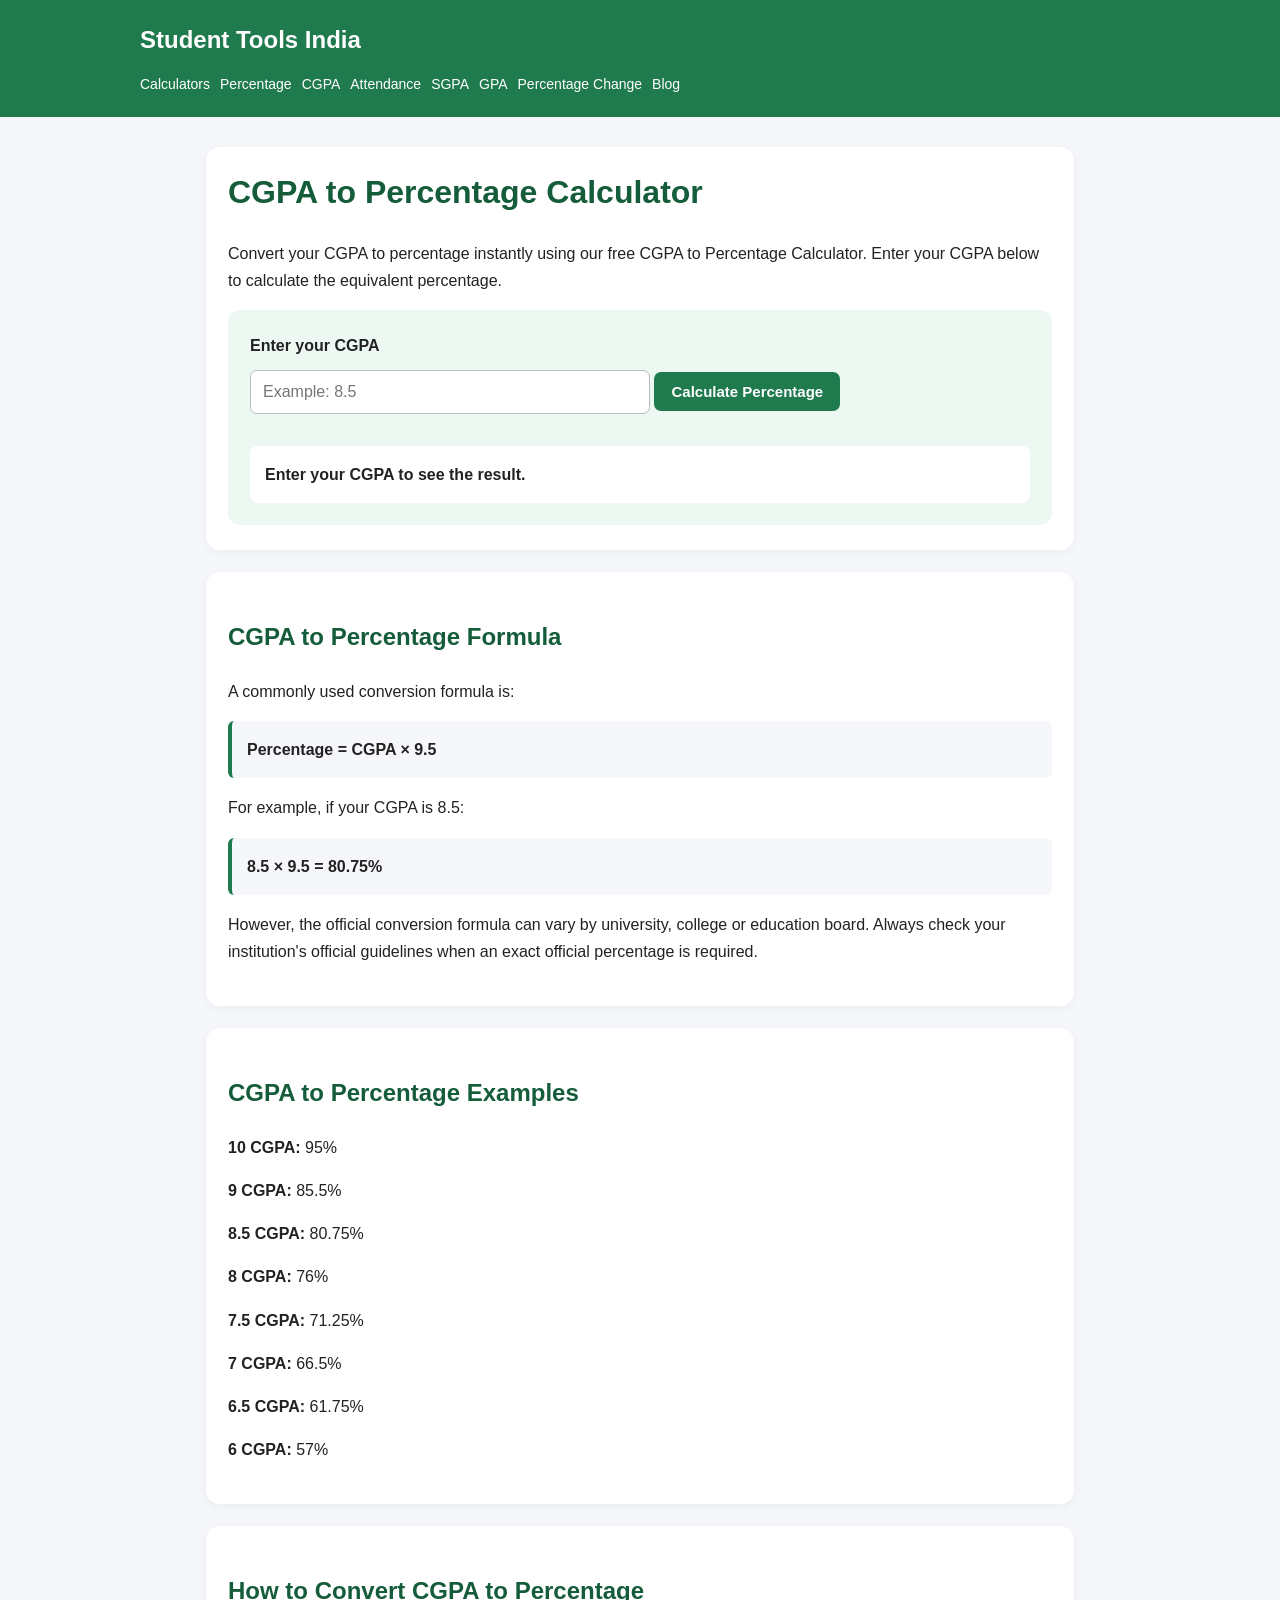
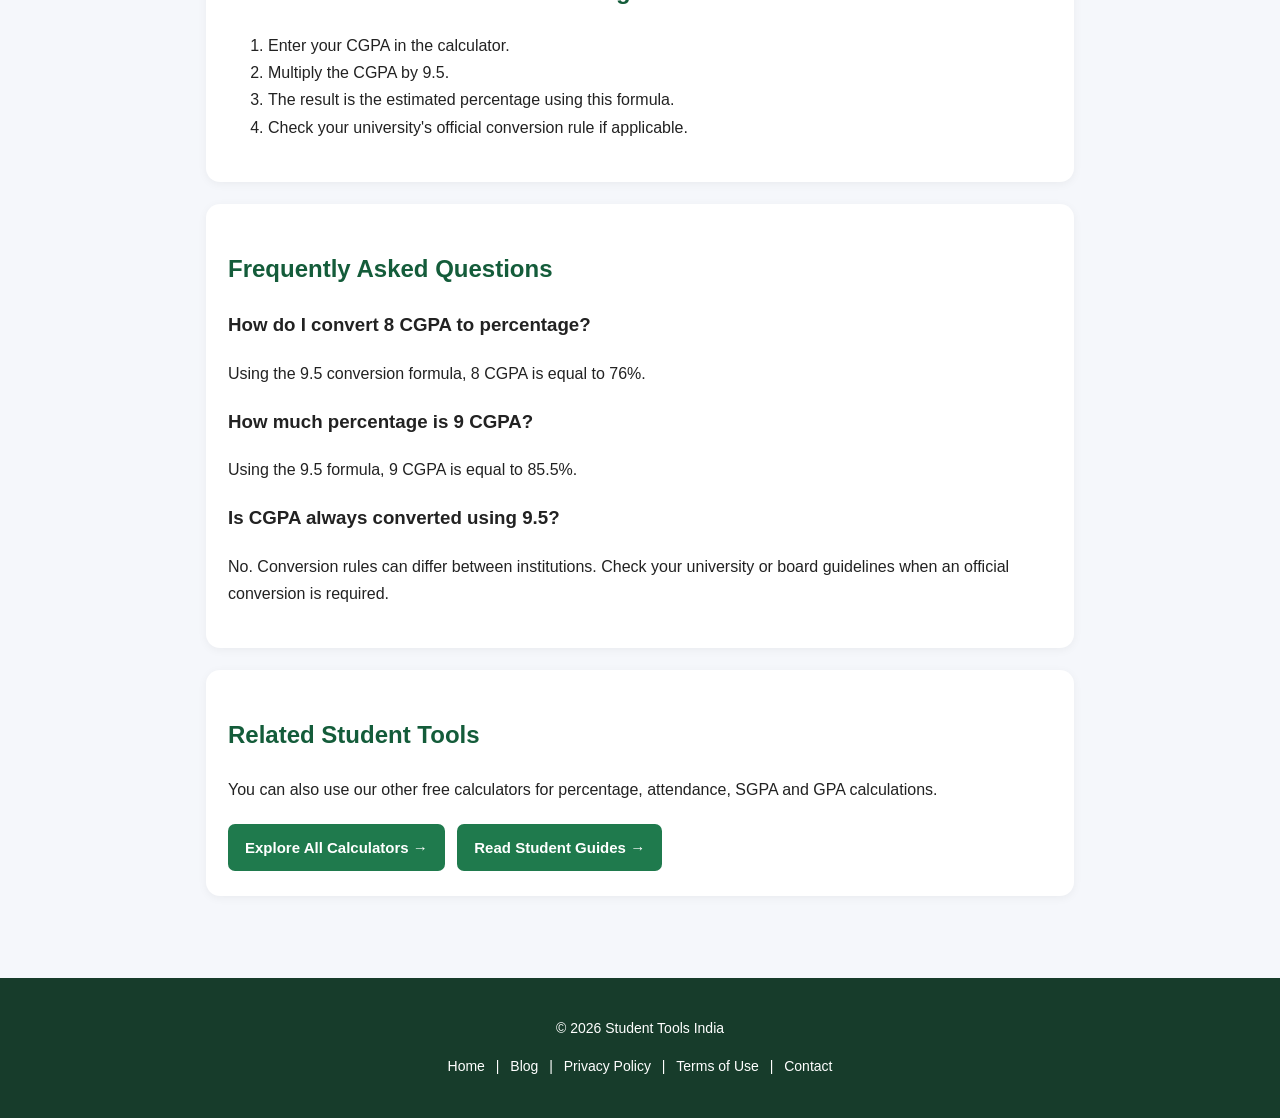
<file: cgpa-to-percentage.html>
<!DOCTYPE html>
<html lang="en">
<head>
  <meta charset="UTF-8">
  <meta name="viewport" content="width=device-width, initial-scale=1.0">

  <title>CGPA to Percentage Calculator - Convert CGPA to Percentage | Student Tools India</title>

  <meta name="description" content="Free CGPA to Percentage Calculator for Indian students. Enter your CGPA and convert it to percentage instantly with a simple formula and examples.">

  <meta name="robots" content="index, follow">

  <link rel="canonical" href="https://pawandasilawaymaker.github.io/Studenttools-India/cgpa-to-percentage.html">

  <!-- Google tag (gtag.js) -->
  <script async src="https://www.googletagmanager.com/gtag/js?id=G-XETMCBKCVT"></script>
  <script>
    window.dataLayer = window.dataLayer || [];
    function gtag(){dataLayer.push(arguments);}
    gtag('js', new Date());
    gtag('config', 'G-XETMCBKCVT');
  </script>

  <style>
    * {
      box-sizing: border-box;
    }

    body {
      margin: 0;
      font-family: Arial, sans-serif;
      background: #f5f7fb;
      color: #222;
      line-height: 1.7;
    }

    header {
      background: #1f7a4d;
      color: white;
      padding: 20px 16px;
    }

    .header-inner {
      max-width: 1000px;
      margin: auto;
    }

    .site-name {
      font-size: 24px;
      font-weight: bold;
      margin-bottom: 12px;
    }

    nav {
      display: flex;
      flex-wrap: wrap;
      gap: 10px;
    }

    nav a {
      color: white;
      text-decoration: none;
      font-size: 14px;
    }

    nav a:hover {
      text-decoration: underline;
    }

    .container {
      max-width: 900px;
      margin: auto;
      padding: 30px 16px;
    }

    .card {
      background: white;
      padding: 25px 22px;
      border-radius: 14px;
      margin-bottom: 22px;
      box-shadow: 0 2px 10px rgba(0,0,0,0.05);
    }

    h1, h2 {
      color: #145c3a;
    }

    h1 {
      margin-top: 0;
      font-size: 32px;
      line-height: 1.3;
    }

    .calculator {
      background: #eef8f2;
      border-radius: 12px;
      padding: 22px;
    }

    label {
      display: block;
      font-weight: bold;
      margin-bottom: 8px;
    }

    input {
      width: 100%;
      max-width: 400px;
      padding: 12px;
      border: 1px solid #bbb;
      border-radius: 7px;
      font-size: 16px;
      margin-bottom: 14px;
    }

    button,
    .button {
      display: inline-block;
      background: #1f7a4d;
      color: white;
      border: none;
      text-decoration: none;
      padding: 11px 17px;
      border-radius: 7px;
      font-weight: bold;
      font-size: 15px;
      cursor: pointer;
      margin-right: 8px;
      margin-top: 5px;
    }

    button:hover,
    .button:hover {
      background: #155d3a;
    }

    #result {
      margin-top: 18px;
      padding: 15px;
      background: white;
      border-radius: 8px;
      font-weight: bold;
    }

    .formula {
      background: #f5f7fb;
      padding: 15px;
      border-left: 4px solid #1f7a4d;
      border-radius: 6px;
      font-weight: bold;
    }

    footer {
      margin-top: 30px;
      background: #173c2b;
      color: white;
      text-align: center;
      padding: 25px 16px;
      font-size: 14px;
    }

    footer a {
      color: white;
      text-decoration: none;
      margin: 0 7px;
    }

    @media (max-width: 650px) {
      h1 {
        font-size: 27px;
      }
    }
  </style>
</head>

<body>

<header>
  <div class="header-inner">

    <div class="site-name">Student Tools India</div>

    <nav>
      <a href="index.html">Calculators</a>
      <a href="index.html#percentage">Percentage</a>
      <a href="index.html#cgpa">CGPA</a>
      <a href="index.html#attendance">Attendance</a>
      <a href="index.html#sgpa">SGPA</a>
      <a href="index.html#gpa">GPA</a>
      <a href="index.html#percent-change">Percentage Change</a>
      <a href="blog.html">Blog</a>
    </nav>

  </div>
</header>

<main class="container">

  <section class="card">

    <h1>CGPA to Percentage Calculator</h1>

    <p>
      Convert your CGPA to percentage instantly using our free
      CGPA to Percentage Calculator. Enter your CGPA below to
      calculate the equivalent percentage.
    </p>

    <div class="calculator">

      <label for="cgpa">Enter your CGPA</label>

      <input
        type="number"
        id="cgpa"
        placeholder="Example: 8.5"
        min="0"
        max="10"
        step="0.01"
      >

      <button onclick="calculatePercentage()">
        Calculate Percentage
      </button>

      <div id="result">
        Enter your CGPA to see the result.
      </div>

    </div>

  </section>

  <section class="card">

    <h2>CGPA to Percentage Formula</h2>

    <p>
      A commonly used conversion formula is:
    </p>

    <div class="formula">
      Percentage = CGPA × 9.5
    </div>

    <p>
      For example, if your CGPA is 8.5:
    </p>

    <div class="formula">
      8.5 × 9.5 = 80.75%
    </div>

    <p>
      However, the official conversion formula can vary by university,
      college or education board. Always check your institution's
      official guidelines when an exact official percentage is required.
    </p>

  </section>

  <section class="card">

    <h2>CGPA to Percentage Examples</h2>

    <p><strong>10 CGPA:</strong> 95%</p>
    <p><strong>9 CGPA:</strong> 85.5%</p>
    <p><strong>8.5 CGPA:</strong> 80.75%</p>
    <p><strong>8 CGPA:</strong> 76%</p>
    <p><strong>7.5 CGPA:</strong> 71.25%</p>
    <p><strong>7 CGPA:</strong> 66.5%</p>
    <p><strong>6.5 CGPA:</strong> 61.75%</p>
    <p><strong>6 CGPA:</strong> 57%</p>

  </section>

  <section class="card">

    <h2>How to Convert CGPA to Percentage</h2>

    <ol>
      <li>Enter your CGPA in the calculator.</li>
      <li>Multiply the CGPA by 9.5.</li>
      <li>The result is the estimated percentage using this formula.</li>
      <li>Check your university's official conversion rule if applicable.</li>
    </ol>

  </section>

  <section class="card">

    <h2>Frequently Asked Questions</h2>

    <h3>How do I convert 8 CGPA to percentage?</h3>
    <p>
      Using the 9.5 conversion formula, 8 CGPA is equal to 76%.
    </p>

    <h3>How much percentage is 9 CGPA?</h3>
    <p>
      Using the 9.5 formula, 9 CGPA is equal to 85.5%.
    </p>

    <h3>Is CGPA always converted using 9.5?</h3>
    <p>
      No. Conversion rules can differ between institutions.
      Check your university or board guidelines when an official
      conversion is required.
    </p>

  </section>

  <section class="card">

    <h2>Related Student Tools</h2>

    <p>
      You can also use our other free calculators for percentage,
      attendance, SGPA and GPA calculations.
    </p>

    <a class="button" href="index.html">
      Explore All Calculators →
    </a>

    <a class="button" href="blog.html">
      Read Student Guides →
    </a>

  </section>

</main>

<footer>

  <p>© 2026 Student Tools India</p>

  <p>
    <a href="index.html">Home</a> |
    <a href="blog.html">Blog</a> |
    <a href="privacy.html">Privacy Policy</a> |
    <a href="terms.html">Terms of Use</a> |
    <a href="index.html#contact">Contact</a>
  </p>

</footer>

<script>
  function calculatePercentage() {

    const cgpaInput = document.getElementById("cgpa");
    const result = document.getElementById("result");

    const cgpa = parseFloat(cgpaInput.value);

    if (isNaN(cgpa)) {
      result.textContent = "Please enter your CGPA.";
      return;
    }

    if (cgpa < 0 || cgpa > 10) {
      result.textContent = "Please enter a CGPA between 0 and 10.";
      return;
    }

    const percentage = cgpa * 9.5;

    result.innerHTML =
      "Your estimated percentage is <strong>" +
      percentage.toFixed(2) +
      "%</strong>";
  }
</script>

</body>
</html>
</file>
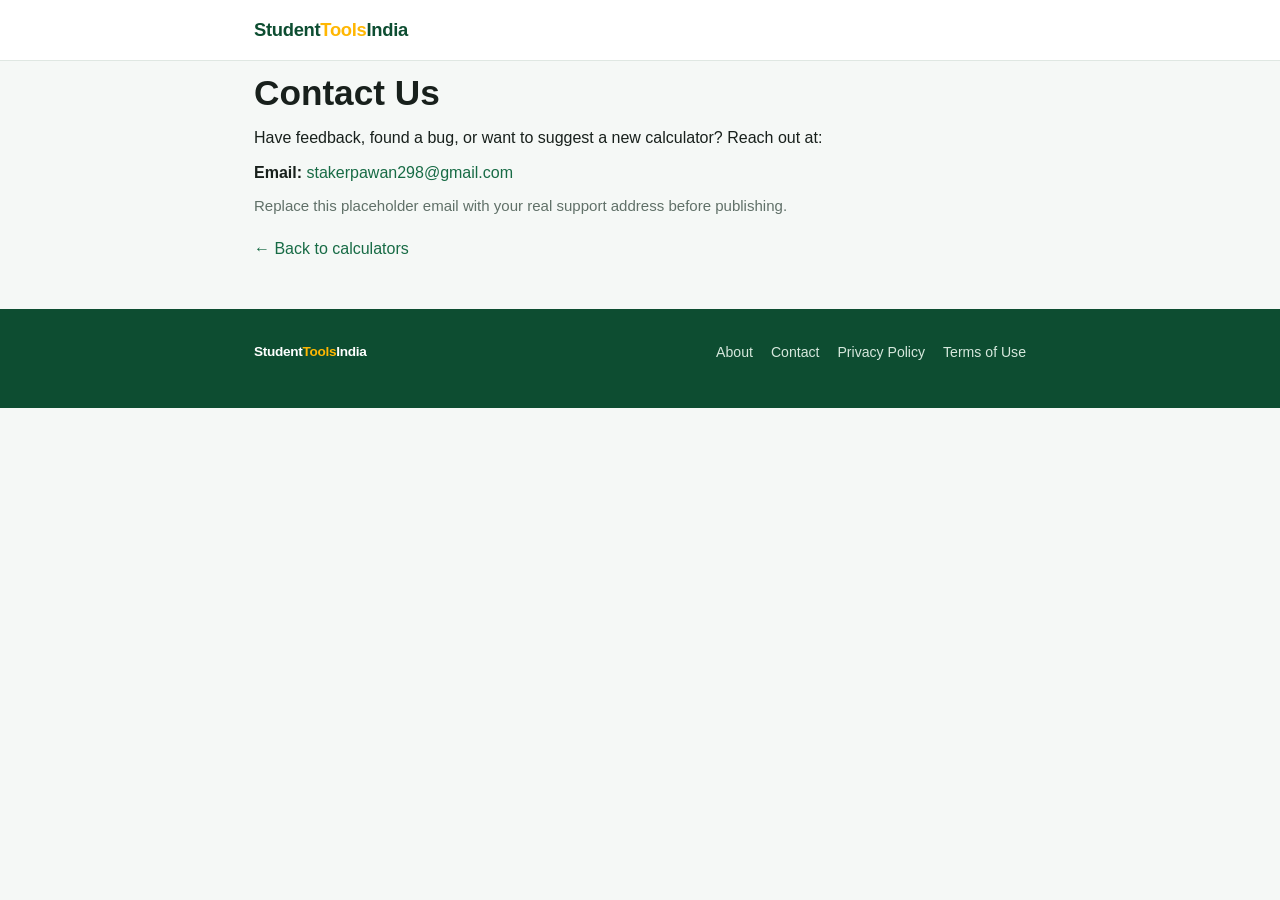
<file: contact.html>
<!DOCTYPE html>
<html lang="en-IN">
<head>
<meta charset="UTF-8">
<meta name="viewport" content="width=device-width, initial-scale=1.0">
<title>Contact - Student Tools India</title>
<meta name="description" content="Get in touch with Student Tools India.">
<link rel="stylesheet" href="style.css">
</head>
<body>
<header class="site-header">
  <div class="container header-inner">
    <a href="index.html" class="logo">Student<span>Tools</span>India</a>
  </div>
</header>
<main>
  <section class="tool-section active">
    <div class="container">
      <h1>Contact Us</h1>
      <p>Have feedback, found a bug, or want to suggest a new calculator? Reach out at:</p>
      <p><strong>Email:</strong>  <a href="mailto:stakerpawan298@gmail.com">stakerpawan298@gmail.com</a>
      <p class="tool-sub">Replace this placeholder email with your real support address before publishing.</p>
      <p><a href="index.html">&larr; Back to calculators</a></p>
    </div>
  </section>
</main>
<footer class="site-footer">
  <div class="container footer-inner">
    <div class="footer-brand">
      <p class="logo">Student<span>Tools</span>India</p>
    </div>
    <nav class="footer-links">
      <a href="about.html">About</a>
      <a href="contact.html">Contact</a>
      <a href="privacy.html">Privacy Policy</a>
      <a href="terms.html">Terms of Use</a>
    </nav>
  </div>
</footer>
</body>
</html>
</file>
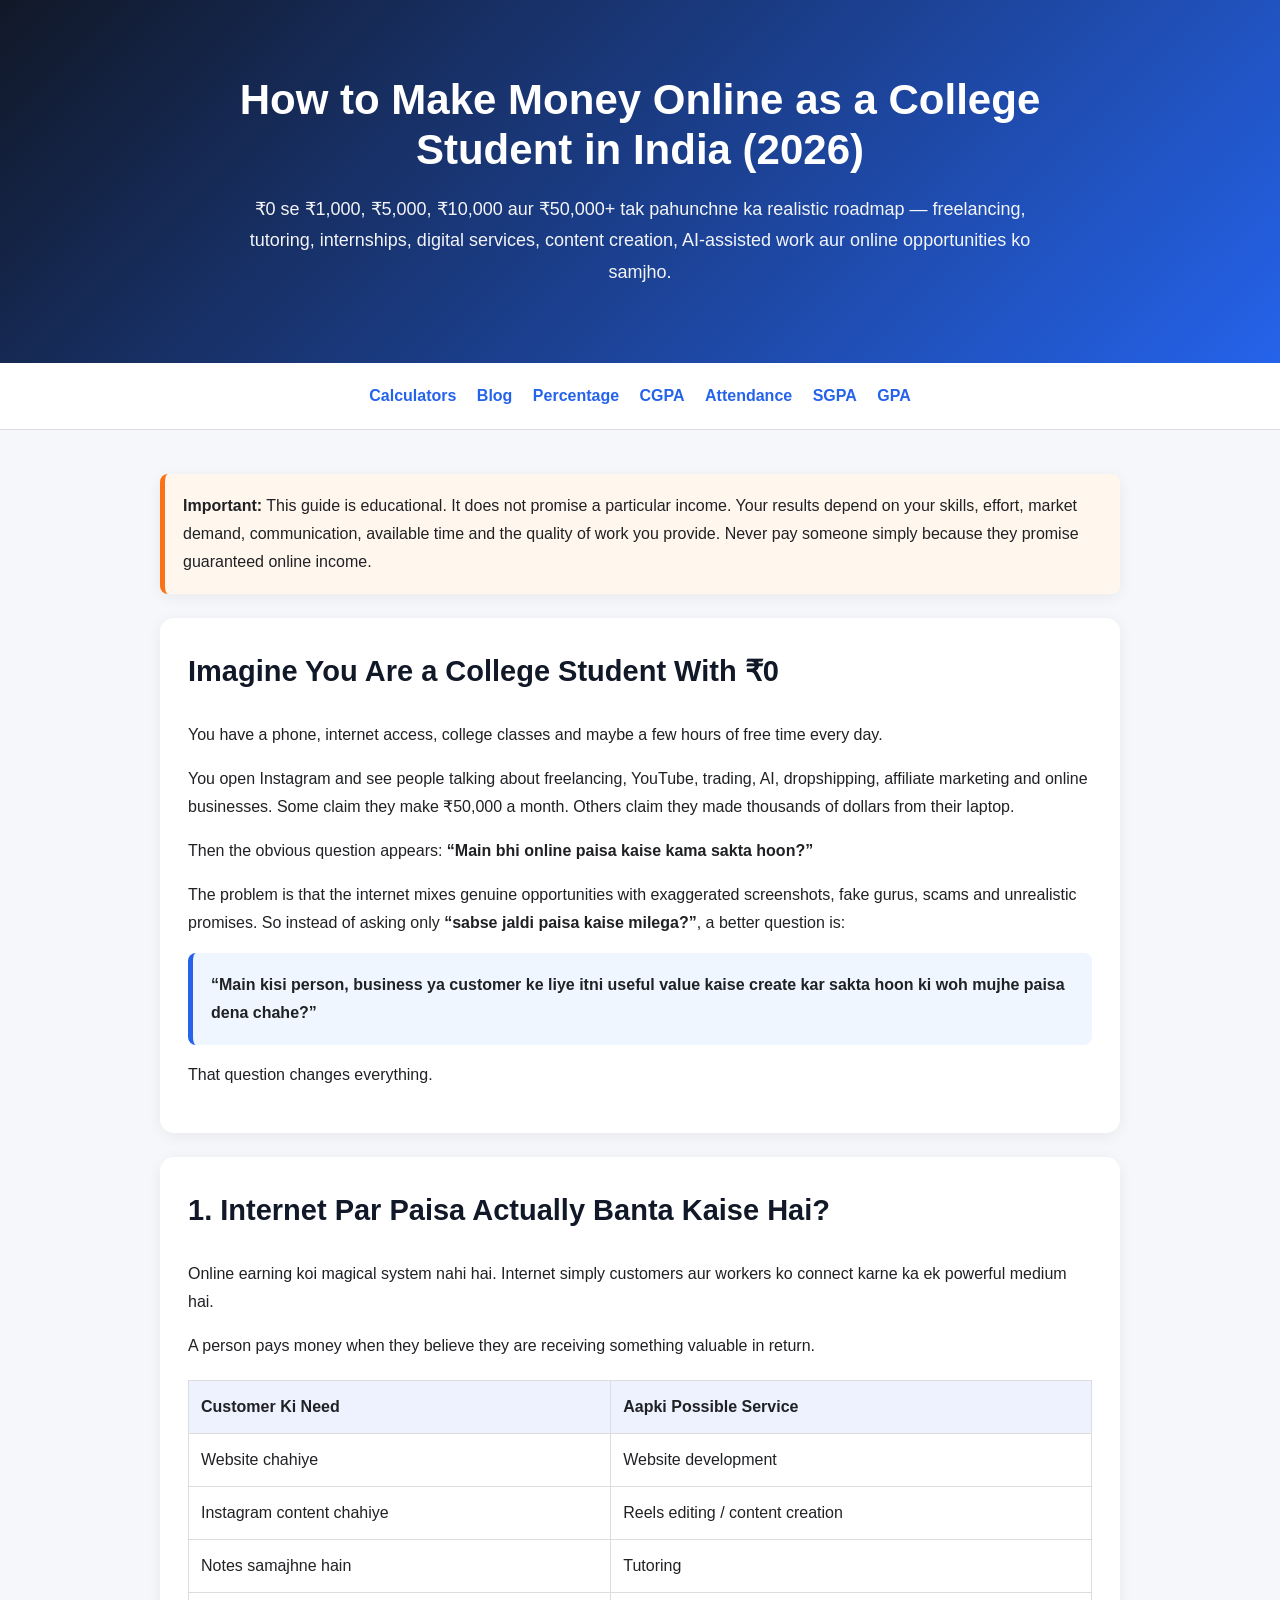
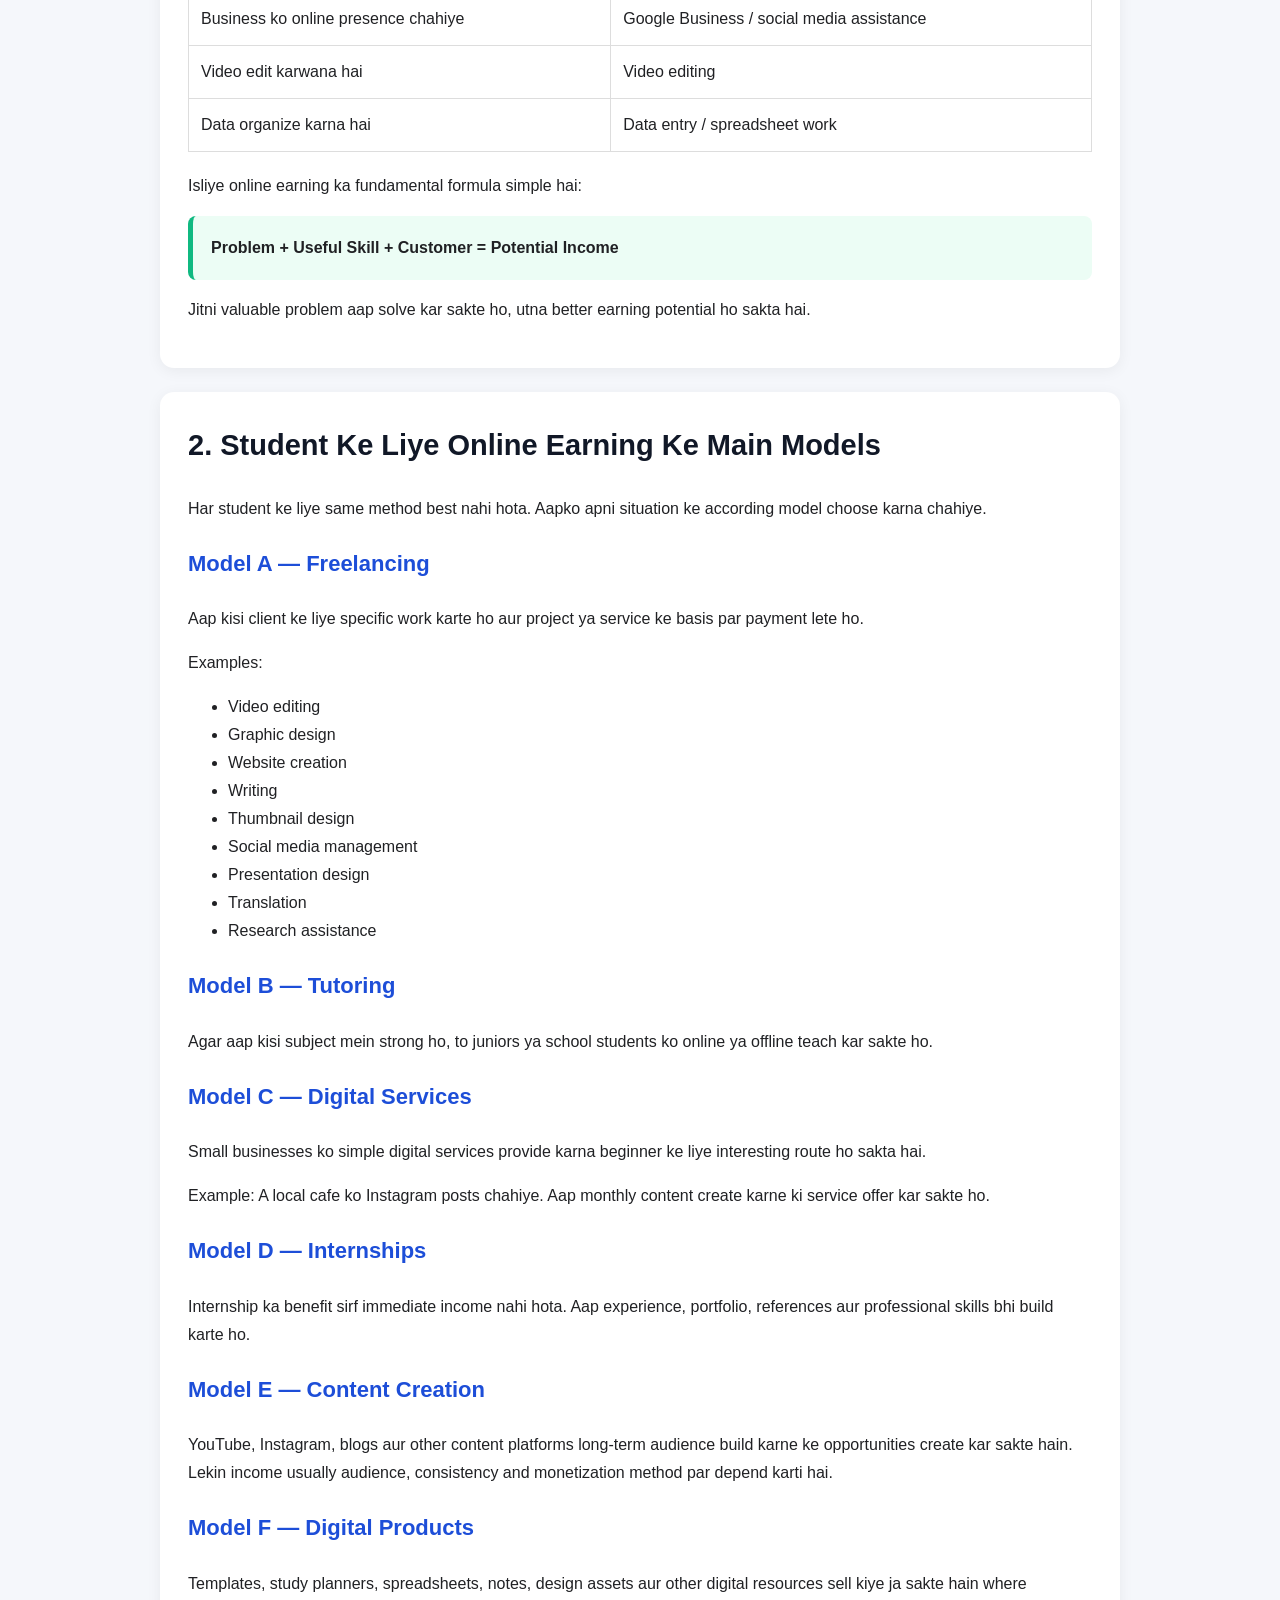
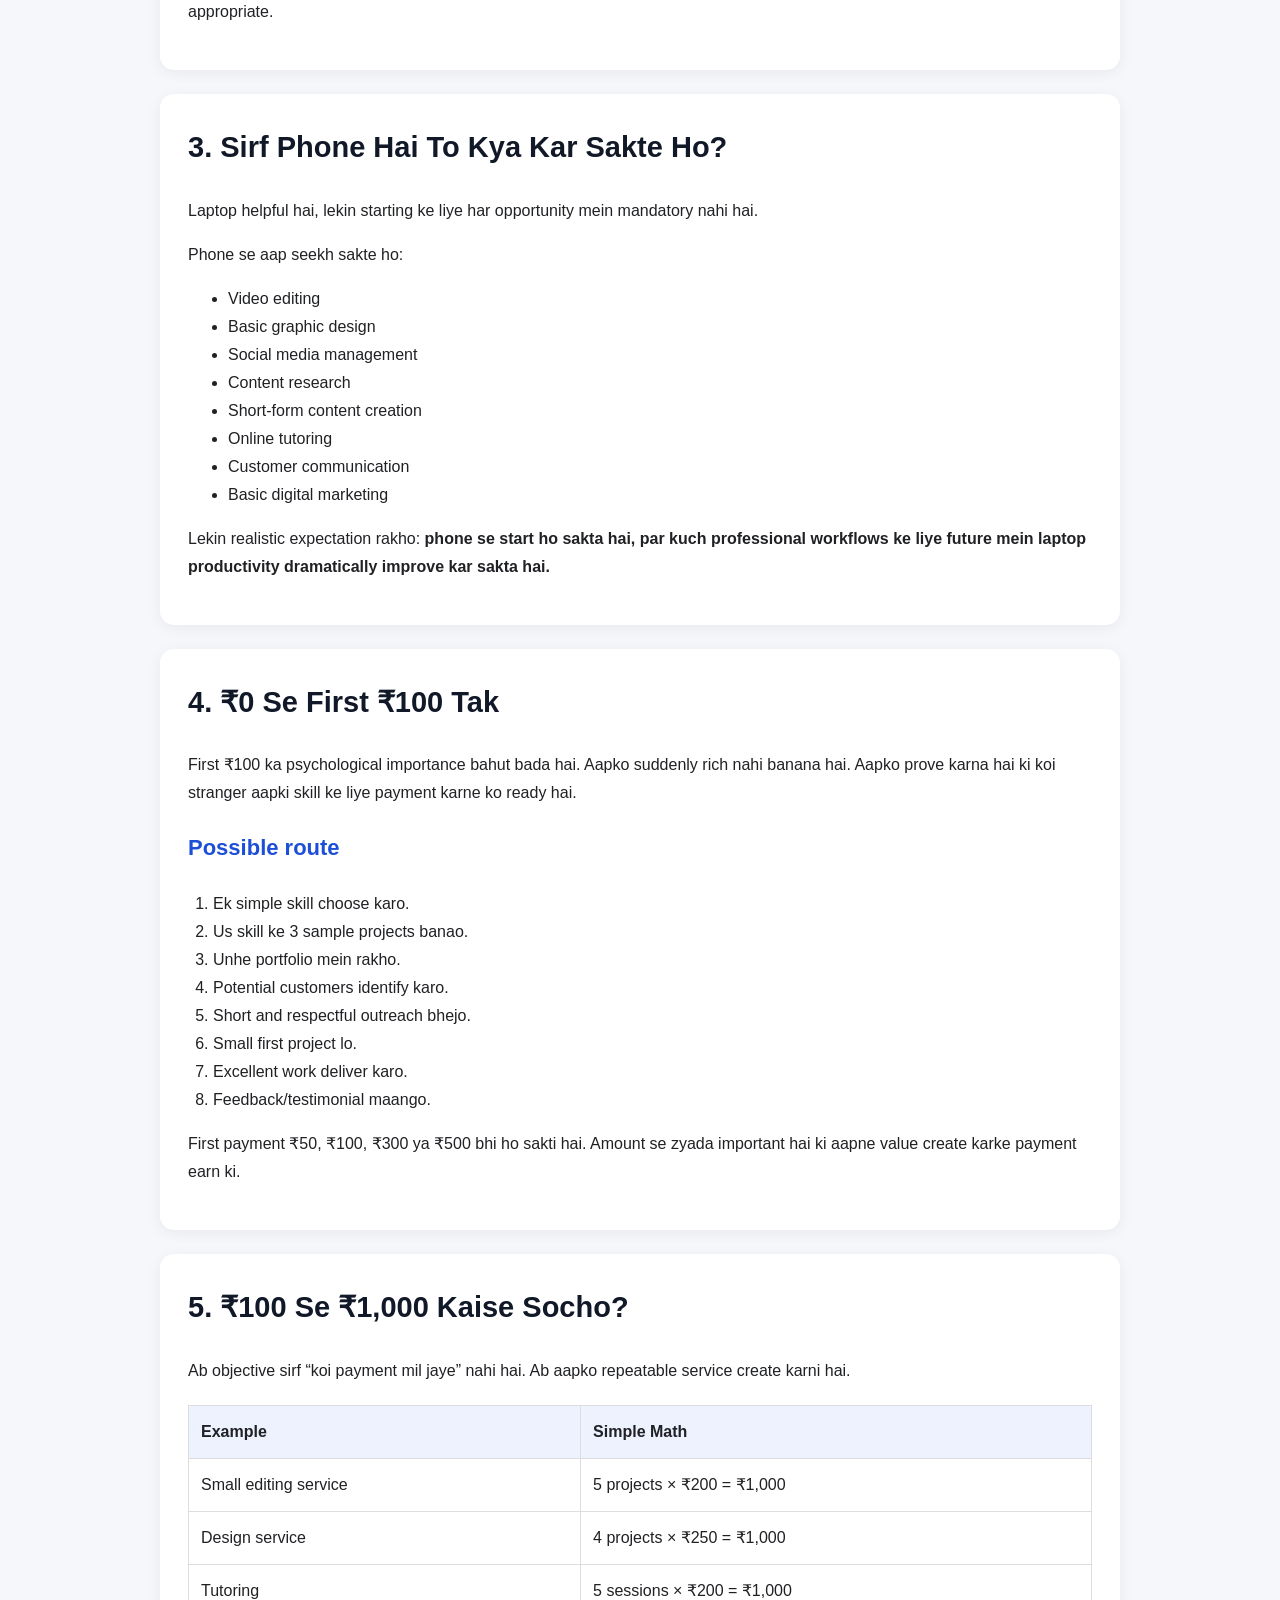
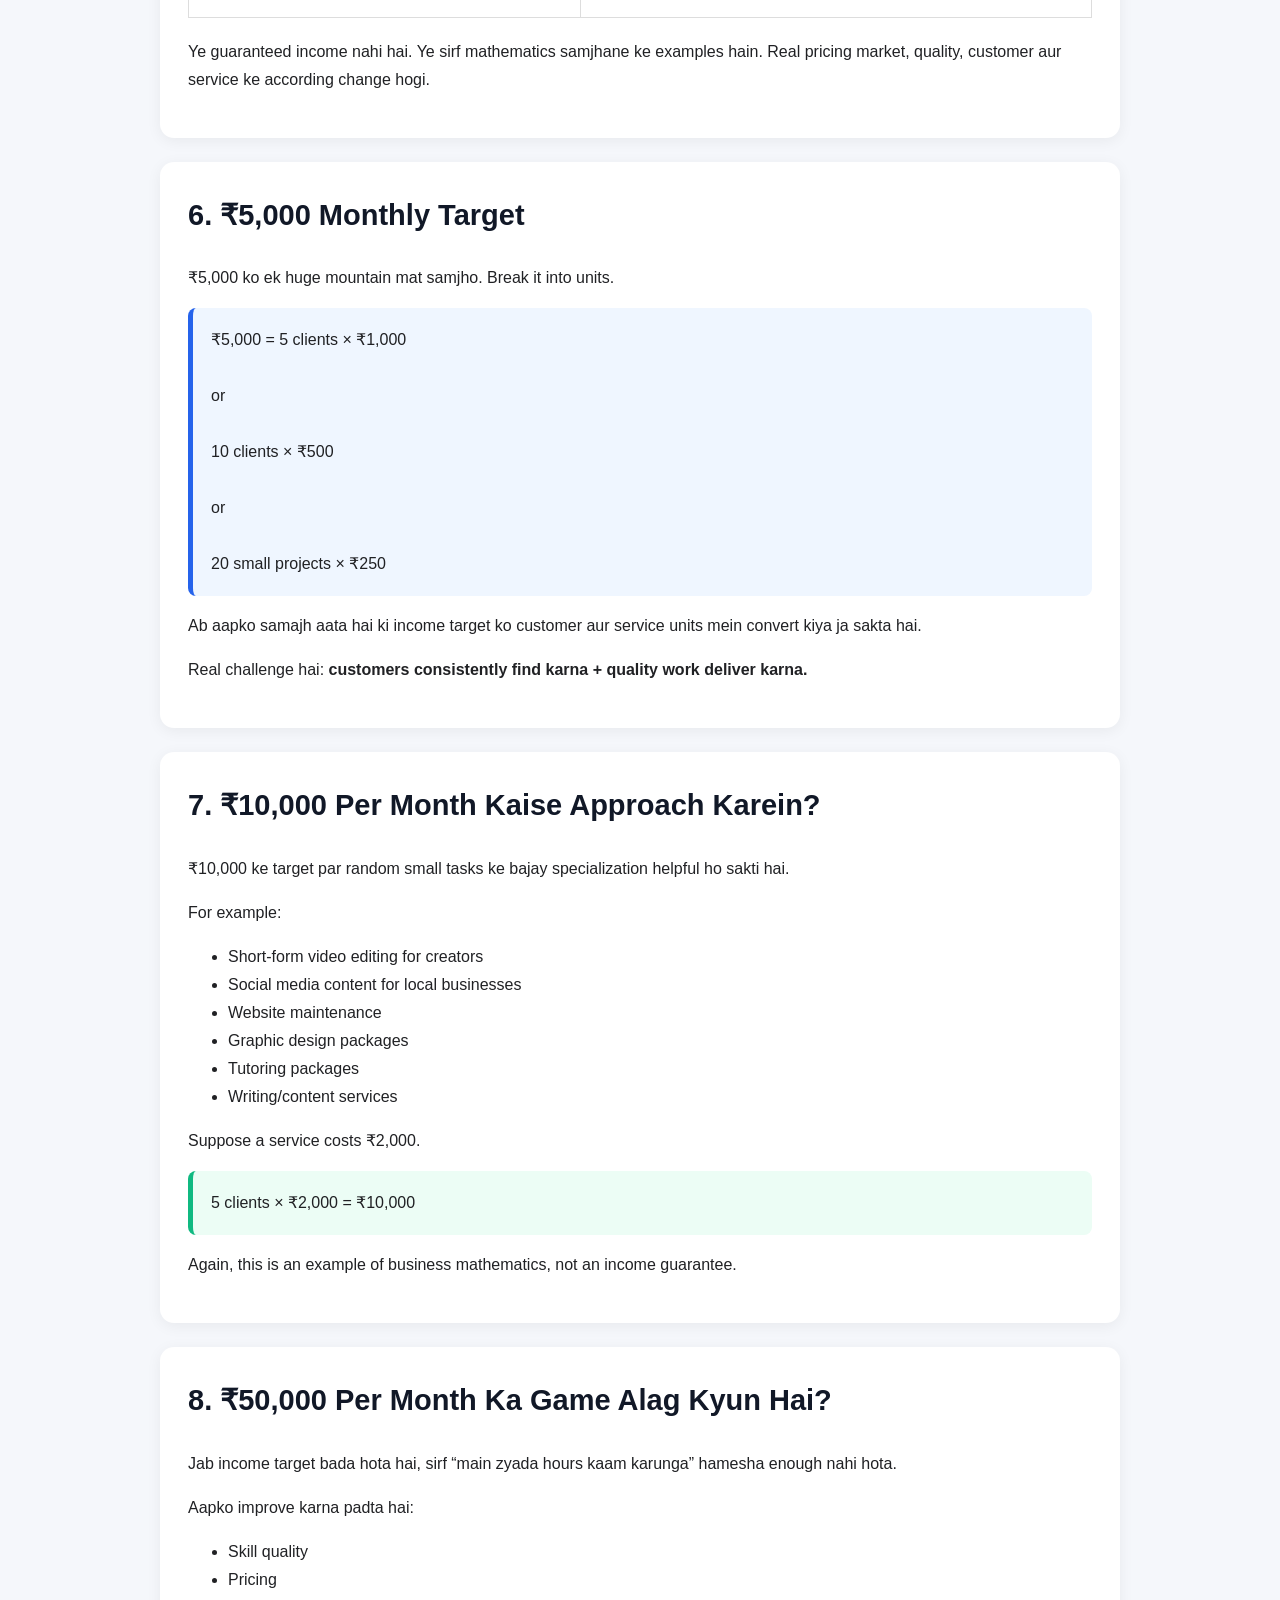
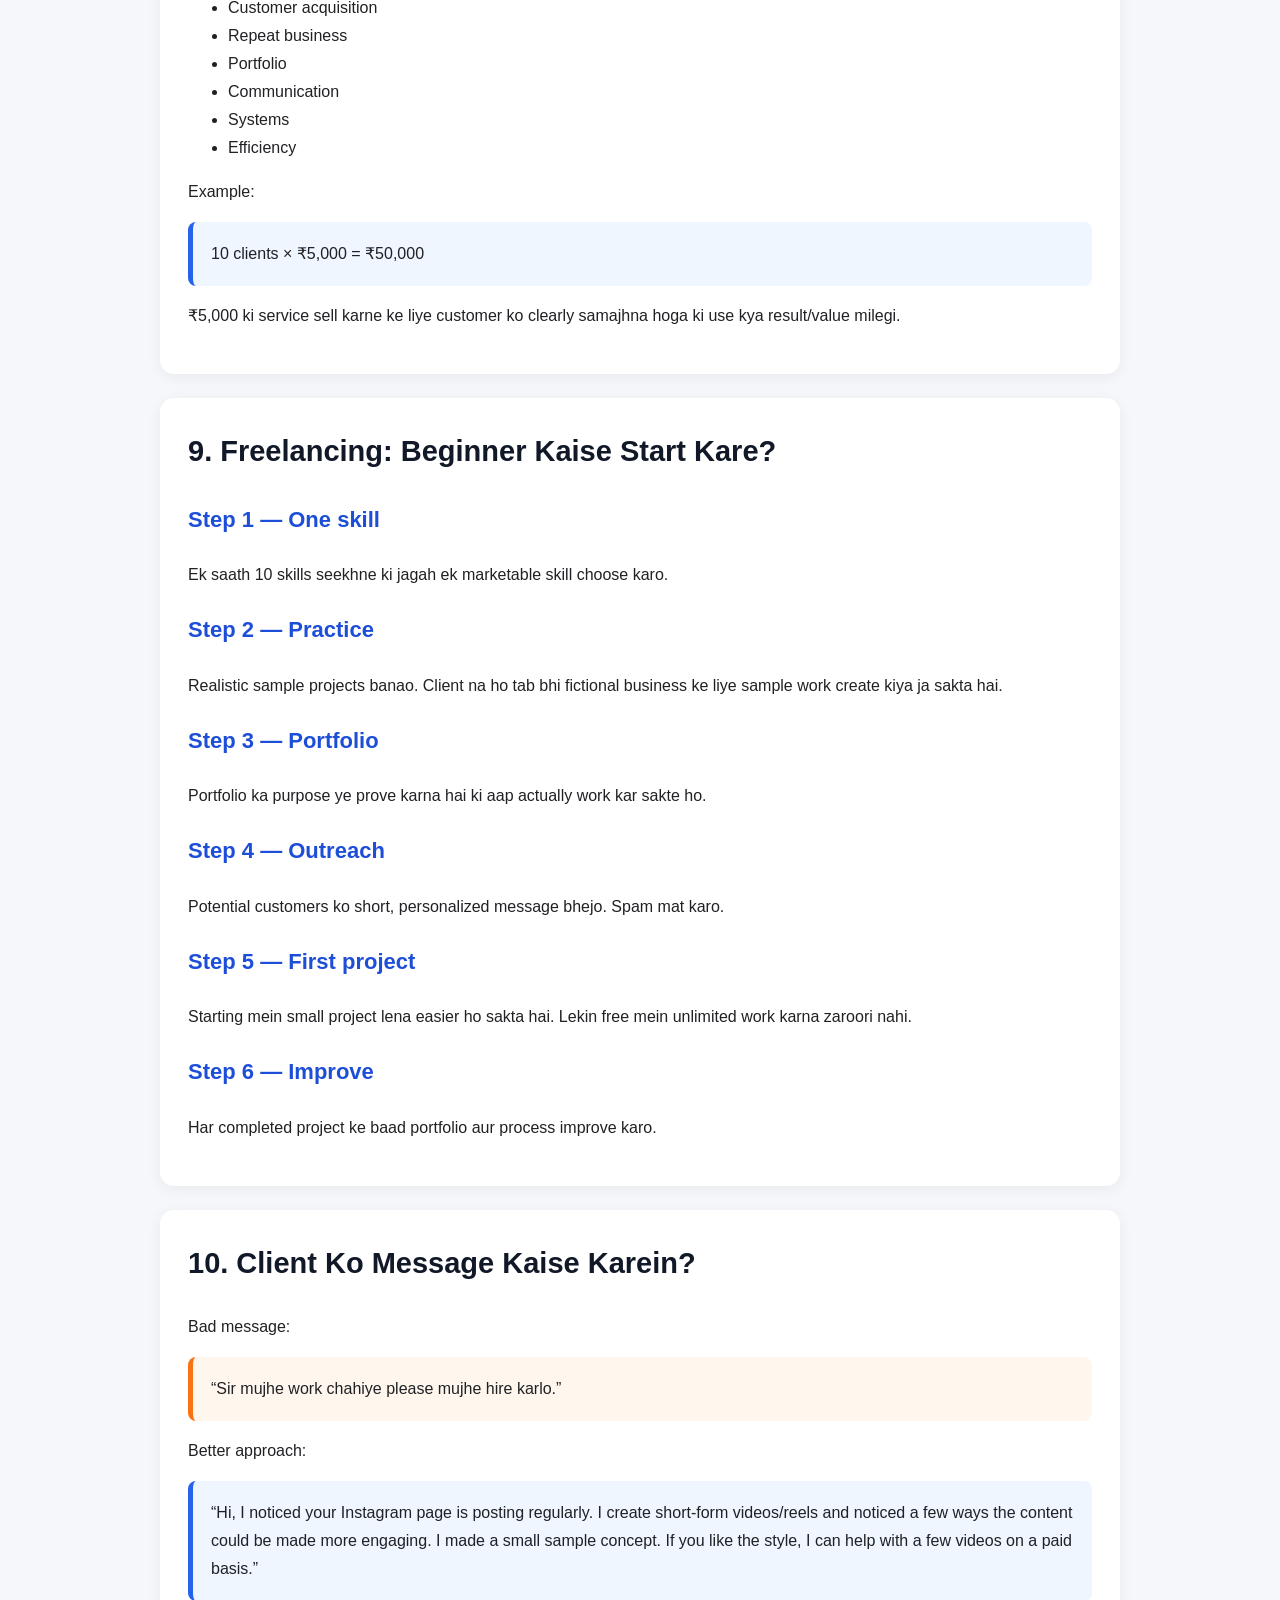
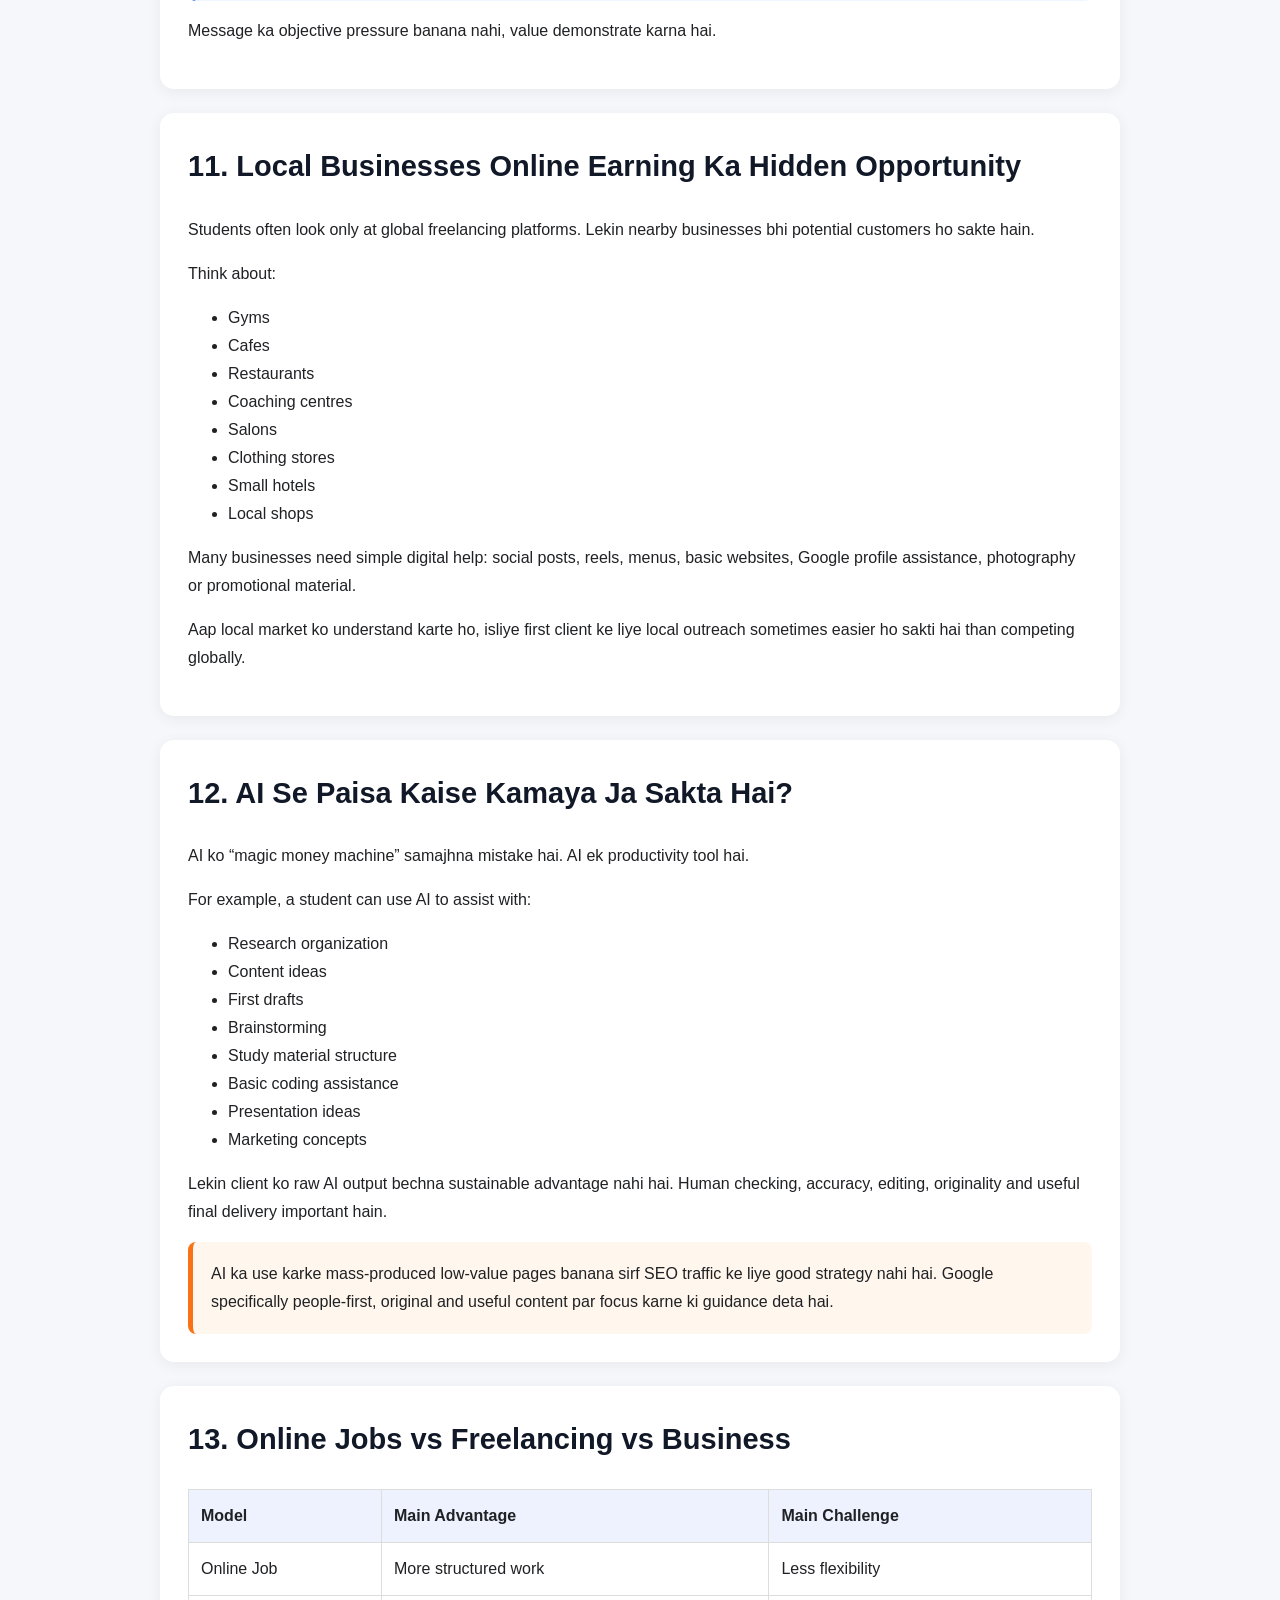
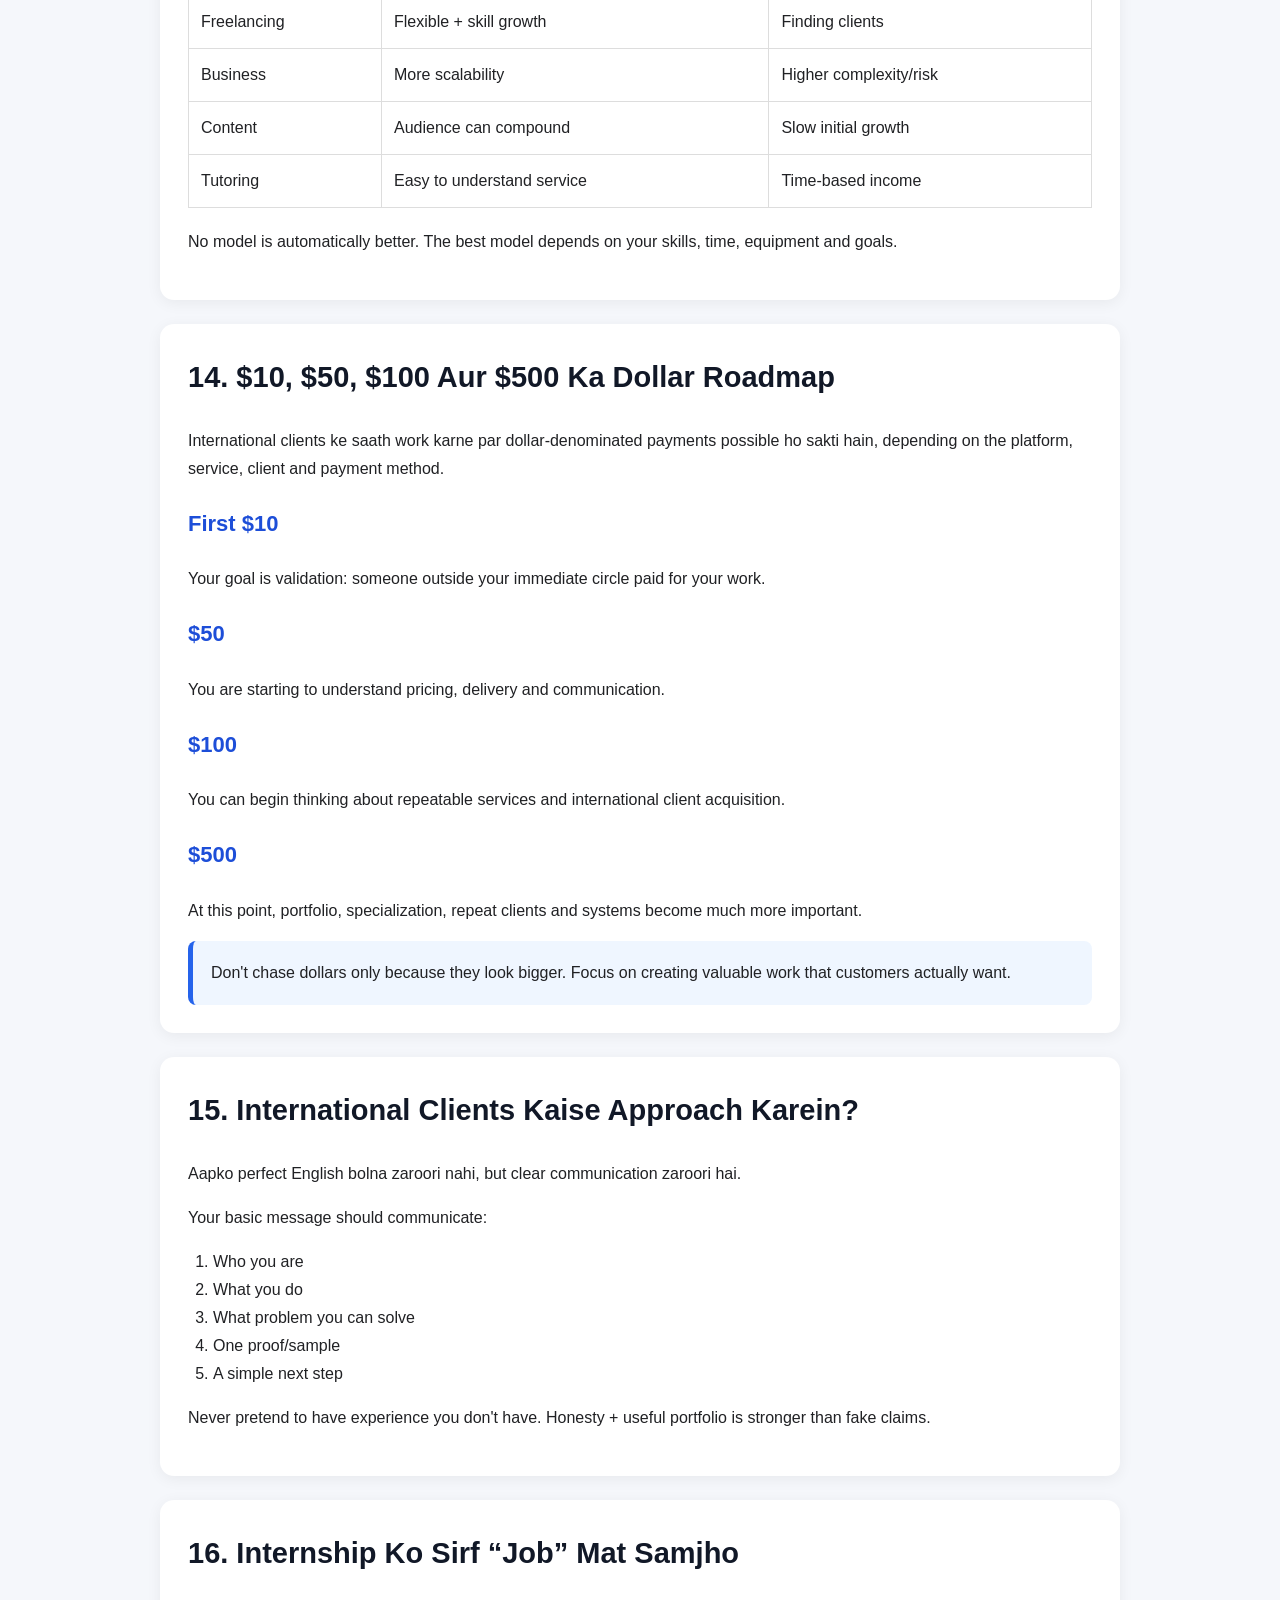
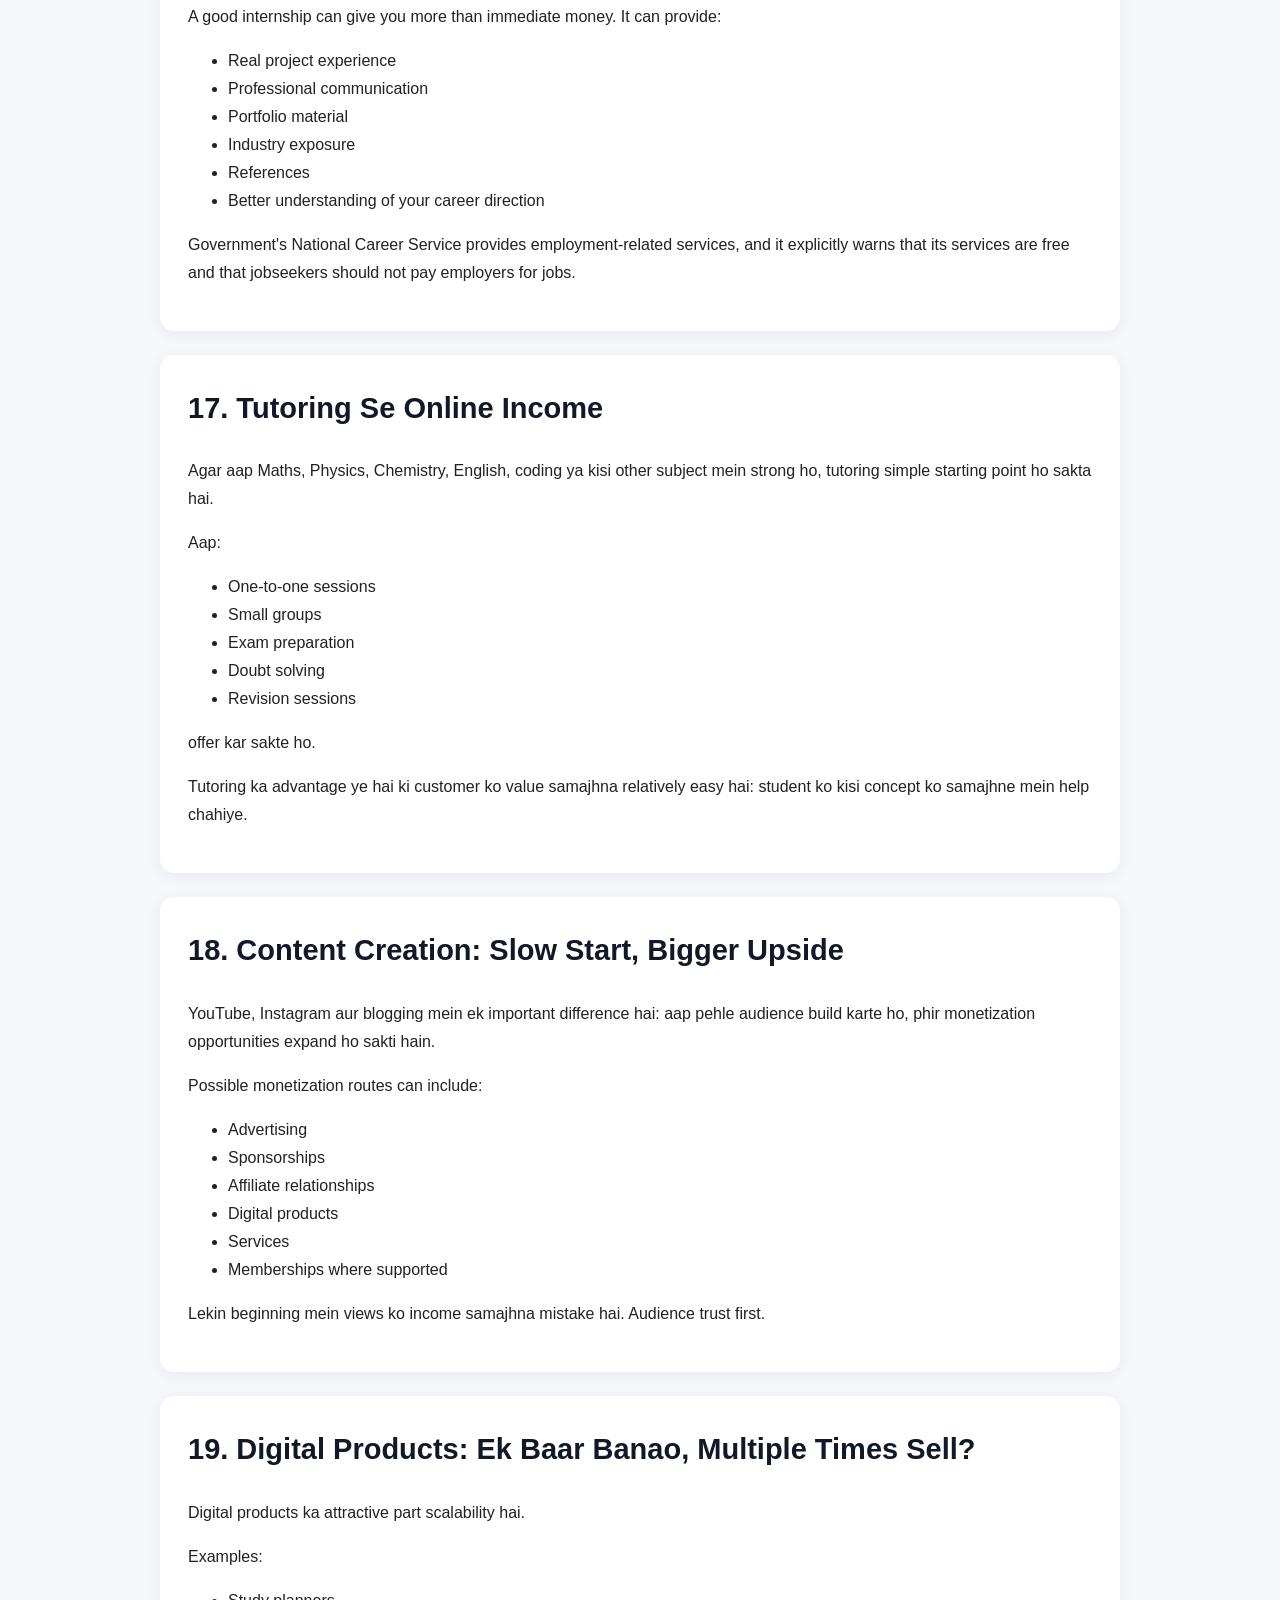
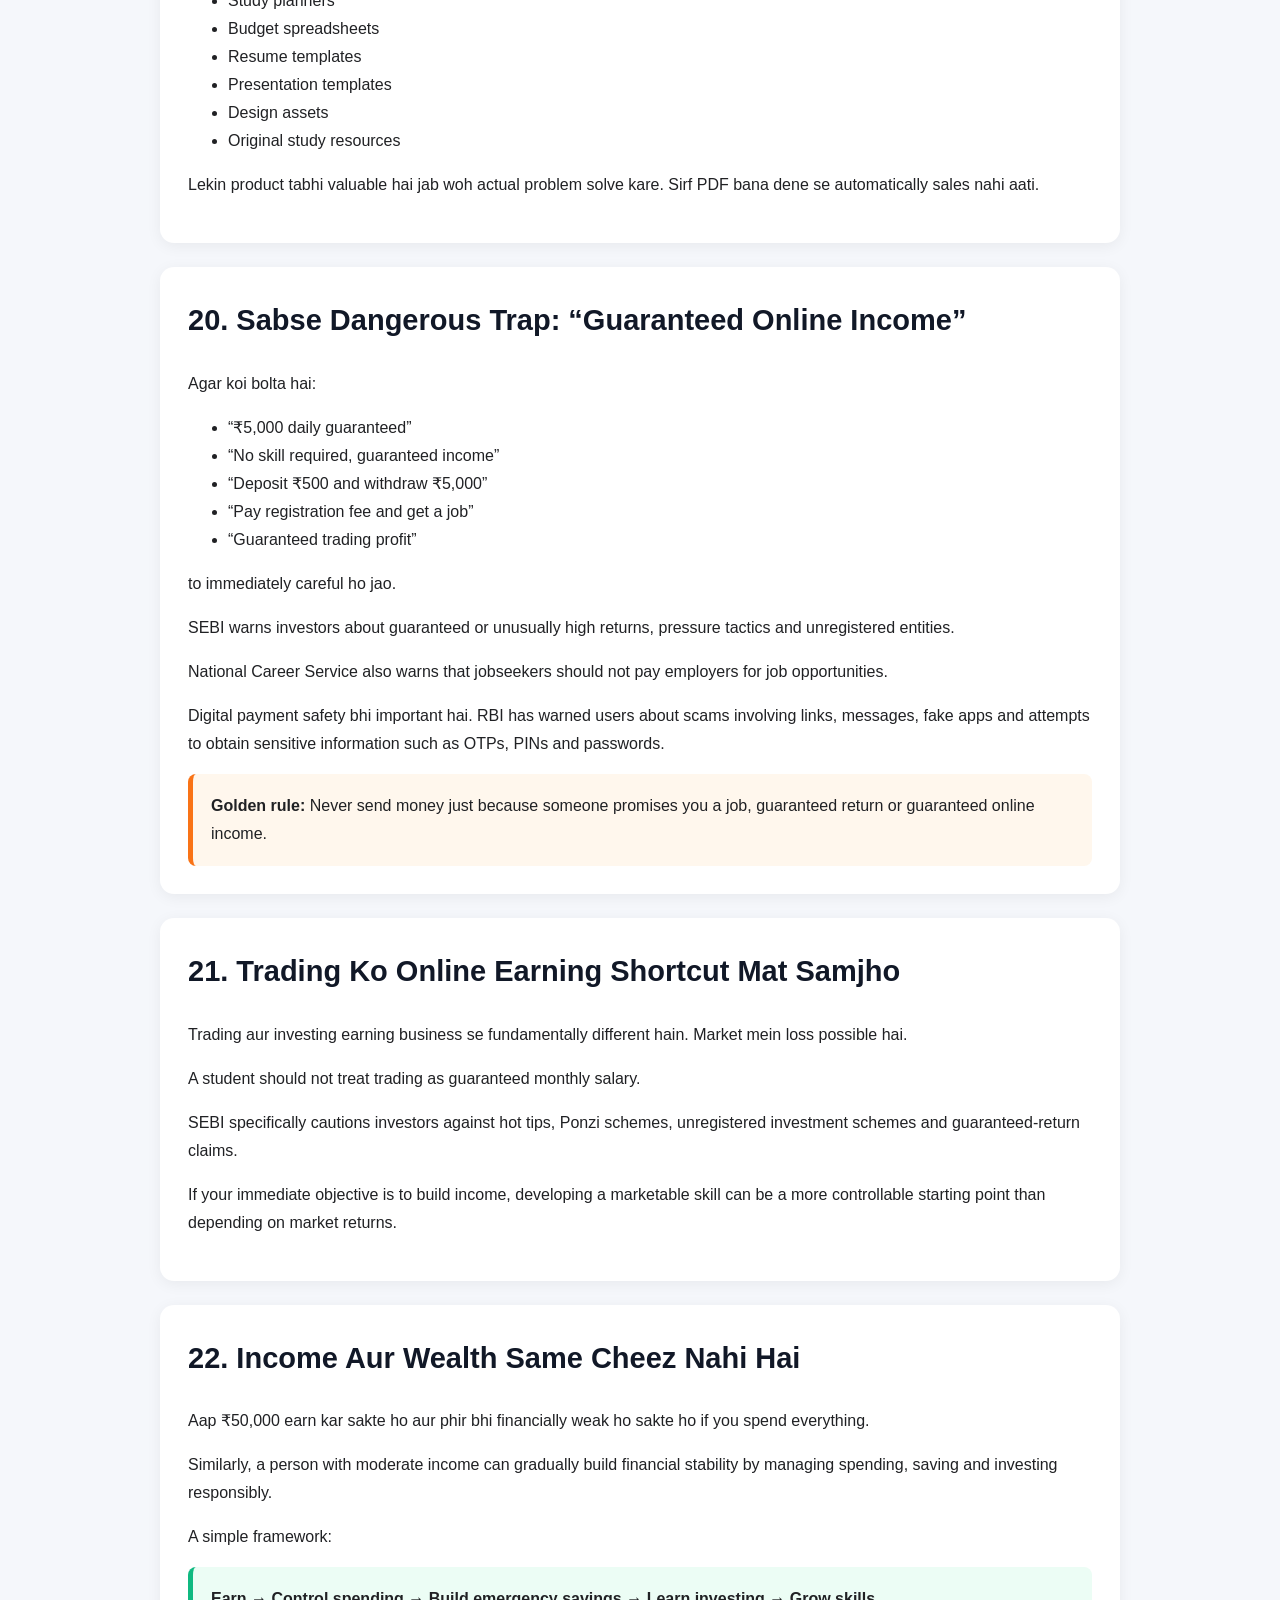
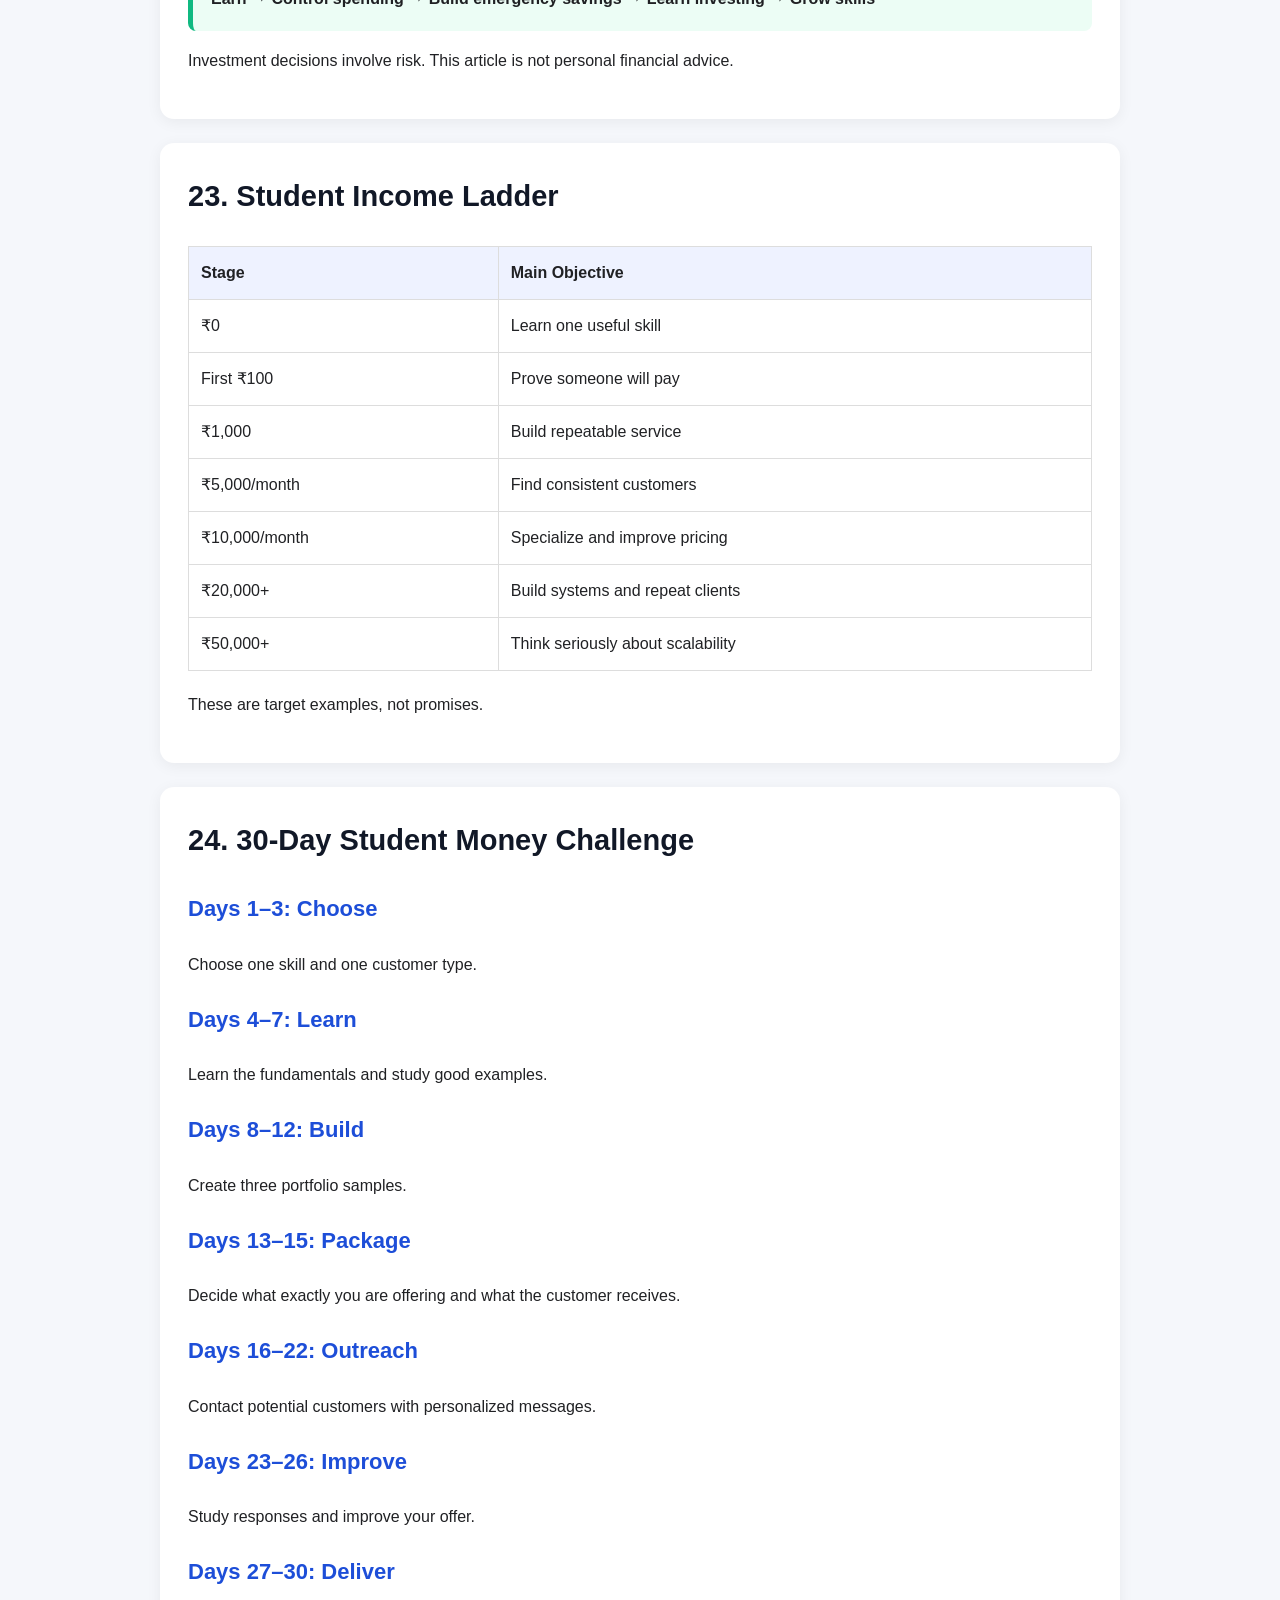
<file: how -to-make-money-online-student -india.html>
<!DOCTYPE html><html lang="en">
<head>
<meta charset="UTF-8"><title>How to Make Money Online as a College Student in India (2026) | ₹0 to ₹50,000 Roadmap</title><meta name="description" content="Learn how college students in India can realistically make money online in 2026. Complete roadmap from ₹0 to ₹1,000, ₹5,000, ₹10,000 and beyond through freelancing, tutoring, internships, digital services, content and online work."><meta name="robots" content="index, follow">
<link rel="canonical" href="https://pawandasilawaymaker.github.io/Studenttools-India/how-to-make-money-online-student-india.html"><meta property="og:title" content="How to Make Money Online as a College Student in India (2026)">
<meta property="og:description" content="A practical student roadmap for earning online through skills, freelancing, internships, tutoring, digital services and content creation.">
<meta property="og:type" content="article">
<meta property="og:url" content="https://pawandasilawaymaker.github.io/Studenttools-India/how-to-make-money-online-student-india.html"><style>
*{box-sizing:border-box}
body{
margin:0;
font-family:Arial,Helvetica,sans-serif;
background:#f5f7fb;
color:#202124;
line-height:1.75
}
.container{
max-width:1000px;
margin:auto;
padding:20px
}
header{
background:linear-gradient(135deg,#111827,#2563eb);
color:white;
padding:55px 20px;
text-align:center
}
header h1{
font-size:42px;
line-height:1.2;
margin:0 auto 18px;
max-width:900px
}
header p{
font-size:18px;
max-width:800px;
margin:auto;
opacity:.95
}
nav{
background:#fff;
padding:14px;
text-align:center;
border-bottom:1px solid #ddd;
position:sticky;
top:0;
z-index:10
}
nav a{
display:inline-block;
margin:5px 8px;
text-decoration:none;
font-weight:bold;
color:#2563eb
}
.card{
background:white;
padding:28px;
margin:24px 0;
border-radius:14px;
box-shadow:0 3px 15px rgba(0,0,0,.06)
}
h2{
font-size:29px;
color:#111827;
margin-top:0
}
h3{
font-size:22px;
color:#1d4ed8
}
.highlight{
background:#eff6ff;
border-left:5px solid #2563eb;
padding:18px;
border-radius:8px
}
.warning{
background:#fff7ed;
border-left:5px solid #f97316;
padding:18px;
border-radius:8px
}
.success{
background:#ecfdf5;
border-left:5px solid #10b981;
padding:18px;
border-radius:8px
}
table{
width:100%;
border-collapse:collapse;
margin:20px 0
}
th,td{
padding:12px;
border:1px solid #ddd;
text-align:left
}
th{
background:#eef2ff
}
.steps{
padding-left:25px
}
footer{
background:#111827;
color:white;
text-align:center;
padding:35px 20px;
margin-top:40px
}
footer a{
color:#93c5fd;
margin:0 6px
}
@media(max-width:700px){
header h1{font-size:31px}
.card{padding:20px}
h2{font-size:25px}
nav{position:static}
}
</style></head><body><header>
<div class="container">
<h1>How to Make Money Online as a College Student in India (2026)</h1>
<p>
₹0 se ₹1,000, ₹5,000, ₹10,000 aur ₹50,000+ tak pahunchne ka
realistic roadmap — freelancing, tutoring, internships, digital services,
content creation, AI-assisted work aur online opportunities ko samjho.
</p>
</div>
</header><nav>
<a href="index.html">Calculators</a>
<a href="blog.html">Blog</a>
<a href="index.html#percentage">Percentage</a>
<a href="index.html#cgpa">CGPA</a>
<a href="index.html#attendance">Attendance</a>
<a href="index.html#sgpa">SGPA</a>
<a href="index.html#gpa">GPA</a>
</nav><main class="container"><div class="card warning">
<strong>Important:</strong>
This guide is educational. It does not promise a particular income.
Your results depend on your skills, effort, market demand, communication,
available time and the quality of work you provide.
Never pay someone simply because they promise guaranteed online income.
</div><div class="card">
<h2>Imagine You Are a College Student With ₹0</h2><p>
You have a phone, internet access, college classes and maybe a few hours
of free time every day.
</p><p>
You open Instagram and see people talking about freelancing, YouTube,
trading, AI, dropshipping, affiliate marketing and online businesses.
Some claim they make ₹50,000 a month. Others claim they made thousands of
dollars from their laptop.
</p><p>
Then the obvious question appears:
<strong>“Main bhi online paisa kaise kama sakta hoon?”</strong>
</p><p>
The problem is that the internet mixes genuine opportunities with
exaggerated screenshots, fake gurus, scams and unrealistic promises.
So instead of asking only <strong>“sabse jaldi paisa kaise milega?”</strong>,
a better question is:
</p><div class="highlight">
<strong>“Main kisi person, business ya customer ke liye itni useful value
kaise create kar sakta hoon ki woh mujhe paisa dena chahe?”</strong>
</div><p>
That question changes everything.
</p>
</div><div class="card">
<h2>1. Internet Par Paisa Actually Banta Kaise Hai?</h2><p>
Online earning koi magical system nahi hai.
Internet simply customers aur workers ko connect karne ka ek powerful medium hai.
</p><p>
A person pays money when they believe they are receiving something valuable
in return.
</p><table>
<tr>
<th>Customer Ki Need</th>
<th>Aapki Possible Service</th>
</tr>
<tr>
<td>Website chahiye</td>
<td>Website development</td>
</tr>
<tr>
<td>Instagram content chahiye</td>
<td>Reels editing / content creation</td>
</tr>
<tr>
<td>Notes samajhne hain</td>
<td>Tutoring</td>
</tr>
<tr>
<td>Business ko online presence chahiye</td>
<td>Google Business / social media assistance</td>
</tr>
<tr>
<td>Video edit karwana hai</td>
<td>Video editing</td>
</tr>
<tr>
<td>Data organize karna hai</td>
<td>Data entry / spreadsheet work</td>
</tr>
</table><p>
Isliye online earning ka fundamental formula simple hai:
</p><div class="success">
<strong>Problem + Useful Skill + Customer = Potential Income</strong>
</div><p>
Jitni valuable problem aap solve kar sakte ho, utna better earning potential
ho sakta hai.
</p>
</div><div class="card">
<h2>2. Student Ke Liye Online Earning Ke Main Models</h2><p>
Har student ke liye same method best nahi hota.
Aapko apni situation ke according model choose karna chahiye.
</p><h3>Model A — Freelancing</h3><p>
Aap kisi client ke liye specific work karte ho aur project ya service ke
basis par payment lete ho.
</p><p>
Examples:
</p><ul>
<li>Video editing</li>
<li>Graphic design</li>
<li>Website creation</li>
<li>Writing</li>
<li>Thumbnail design</li>
<li>Social media management</li>
<li>Presentation design</li>
<li>Translation</li>
<li>Research assistance</li>
</ul><h3>Model B — Tutoring</h3><p>
Agar aap kisi subject mein strong ho, to juniors ya school students ko
online ya offline teach kar sakte ho.
</p><h3>Model C — Digital Services</h3><p>
Small businesses ko simple digital services provide karna beginner ke liye
interesting route ho sakta hai.
</p><p>
Example:
A local cafe ko Instagram posts chahiye.
Aap monthly content create karne ki service offer kar sakte ho.
</p><h3>Model D — Internships</h3><p>
Internship ka benefit sirf immediate income nahi hota.
Aap experience, portfolio, references aur professional skills bhi build karte ho.
</p><h3>Model E — Content Creation</h3><p>
YouTube, Instagram, blogs aur other content platforms long-term audience
build karne ke opportunities create kar sakte hain.
Lekin income usually audience, consistency and monetization method par
depend karti hai.
</p><h3>Model F — Digital Products</h3><p>
Templates, study planners, spreadsheets, notes, design assets aur other
digital resources sell kiye ja sakte hain where appropriate.
</p>
</div><div class="card">
<h2>3. Sirf Phone Hai To Kya Kar Sakte Ho?</h2><p>
Laptop helpful hai, lekin starting ke liye har opportunity mein mandatory
nahi hai.
</p><p>
Phone se aap seekh sakte ho:
</p><ul>
<li>Video editing</li>
<li>Basic graphic design</li>
<li>Social media management</li>
<li>Content research</li>
<li>Short-form content creation</li>
<li>Online tutoring</li>
<li>Customer communication</li>
<li>Basic digital marketing</li>
</ul><p>
Lekin realistic expectation rakho:
<strong>phone se start ho sakta hai, par kuch professional workflows ke
liye future mein laptop productivity dramatically improve kar sakta hai.</strong>
</p>
</div><div class="card">
<h2>4. ₹0 Se First ₹100 Tak</h2><p>
First ₹100 ka psychological importance bahut bada hai.
Aapko suddenly rich nahi banana hai.
Aapko prove karna hai ki koi stranger aapki skill ke liye payment karne
ko ready hai.
</p><h3>Possible route</h3><ol class="steps">
<li>Ek simple skill choose karo.</li>
<li>Us skill ke 3 sample projects banao.</li>
<li>Unhe portfolio mein rakho.</li>
<li>Potential customers identify karo.</li>
<li>Short and respectful outreach bhejo.</li>
<li>Small first project lo.</li>
<li>Excellent work deliver karo.</li>
<li>Feedback/testimonial maango.</li>
</ol><p>
First payment ₹50, ₹100, ₹300 ya ₹500 bhi ho sakti hai.
Amount se zyada important hai ki aapne value create karke payment earn ki.
</p>
</div><div class="card">
<h2>5. ₹100 Se ₹1,000 Kaise Socho?</h2><p>
Ab objective sirf “koi payment mil jaye” nahi hai.
Ab aapko repeatable service create karni hai.
</p><table>
<tr>
<th>Example</th>
<th>Simple Math</th>
</tr>
<tr>
<td>Small editing service</td>
<td>5 projects × ₹200 = ₹1,000</td>
</tr>
<tr>
<td>Design service</td>
<td>4 projects × ₹250 = ₹1,000</td>
</tr>
<tr>
<td>Tutoring</td>
<td>5 sessions × ₹200 = ₹1,000</td>
</tr>
</table><p>
Ye guaranteed income nahi hai. Ye sirf mathematics samjhane ke examples hain.
Real pricing market, quality, customer aur service ke according change hogi.
</p>
</div><div class="card">
<h2>6. ₹5,000 Monthly Target</h2><p>
₹5,000 ko ek huge mountain mat samjho.
Break it into units.
</p><div class="highlight">
₹5,000 = 5 clients × ₹1,000
<br><br>
or
<br><br>
10 clients × ₹500
<br><br>
or
<br><br>
20 small projects × ₹250
</div><p>
Ab aapko samajh aata hai ki income target ko customer aur service units mein
convert kiya ja sakta hai.
</p><p>
Real challenge hai:
<strong>customers consistently find karna + quality work deliver karna.</strong>
</p>
</div><div class="card">
<h2>7. ₹10,000 Per Month Kaise Approach Karein?</h2><p>
₹10,000 ke target par random small tasks ke bajay specialization helpful
ho sakti hai.
</p><p>
For example:
</p><ul>
<li>Short-form video editing for creators</li>
<li>Social media content for local businesses</li>
<li>Website maintenance</li>
<li>Graphic design packages</li>
<li>Tutoring packages</li>
<li>Writing/content services</li>
</ul><p>
Suppose a service costs ₹2,000.
</p><div class="success">
5 clients × ₹2,000 = ₹10,000
</div><p>
Again, this is an example of business mathematics, not an income guarantee.
</p>
</div><div class="card">
<h2>8. ₹50,000 Per Month Ka Game Alag Kyun Hai?</h2><p>
Jab income target bada hota hai, sirf “main zyada hours kaam karunga”
hamesha enough nahi hota.
</p><p>
Aapko improve karna padta hai:
</p><ul>
<li>Skill quality</li>
<li>Pricing</li>
<li>Customer acquisition</li>
<li>Repeat business</li>
<li>Portfolio</li>
<li>Communication</li>
<li>Systems</li>
<li>Efficiency</li>
</ul><p>
Example:
</p><div class="highlight">
10 clients × ₹5,000 = ₹50,000
</div><p>
₹5,000 ki service sell karne ke liye customer ko clearly samajhna hoga ki
use kya result/value milegi.
</p>
</div><div class="card">
<h2>9. Freelancing: Beginner Kaise Start Kare?</h2><h3>Step 1 — One skill</h3>
<p>
Ek saath 10 skills seekhne ki jagah ek marketable skill choose karo.
</p><h3>Step 2 — Practice</h3>
<p>
Realistic sample projects banao.
Client na ho tab bhi fictional business ke liye sample work create kiya
ja sakta hai.
</p><h3>Step 3 — Portfolio</h3>
<p>
Portfolio ka purpose ye prove karna hai ki aap actually work kar sakte ho.
</p><h3>Step 4 — Outreach</h3>
<p>
Potential customers ko short, personalized message bhejo.
Spam mat karo.
</p><h3>Step 5 — First project</h3>
<p>
Starting mein small project lena easier ho sakta hai.
Lekin free mein unlimited work karna zaroori nahi.
</p><h3>Step 6 — Improve</h3>
<p>
Har completed project ke baad portfolio aur process improve karo.
</p>
</div><div class="card">
<h2>10. Client Ko Message Kaise Karein?</h2><p>
Bad message:
</p><div class="warning">
“Sir mujhe work chahiye please mujhe hire karlo.”
</div><p>
Better approach:
</p><div class="highlight">
“Hi, I noticed your Instagram page is posting regularly.
I create short-form videos/reels and noticed a few ways the content could
be made more engaging. I made a small sample concept. If you like the style,
I can help with a few videos on a paid basis.”
</div><p>
Message ka objective pressure banana nahi, value demonstrate karna hai.
</p>
</div><div class="card">
<h2>11. Local Businesses Online Earning Ka Hidden Opportunity</h2><p>
Students often look only at global freelancing platforms.
Lekin nearby businesses bhi potential customers ho sakte hain.
</p><p>
Think about:
</p><ul>
<li>Gyms</li>
<li>Cafes</li>
<li>Restaurants</li>
<li>Coaching centres</li>
<li>Salons</li>
<li>Clothing stores</li>
<li>Small hotels</li>
<li>Local shops</li>
</ul><p>
Many businesses need simple digital help:
social posts, reels, menus, basic websites, Google profile assistance,
photography or promotional material.
</p><p>
Aap local market ko understand karte ho, isliye first client ke liye
local outreach sometimes easier ho sakti hai than competing globally.
</p>
</div><div class="card">
<h2>12. AI Se Paisa Kaise Kamaya Ja Sakta Hai?</h2><p>
AI ko “magic money machine” samajhna mistake hai.
AI ek productivity tool hai.
</p><p>
For example, a student can use AI to assist with:
</p><ul>
<li>Research organization</li>
<li>Content ideas</li>
<li>First drafts</li>
<li>Brainstorming</li>
<li>Study material structure</li>
<li>Basic coding assistance</li>
<li>Presentation ideas</li>
<li>Marketing concepts</li>
</ul><p>
Lekin client ko raw AI output bechna sustainable advantage nahi hai.
Human checking, accuracy, editing, originality and useful final delivery
important hain.
</p><div class="warning">
AI ka use karke mass-produced low-value pages banana sirf SEO traffic ke
liye good strategy nahi hai. Google specifically people-first,
original and useful content par focus karne ki guidance deta hai.
</div>
</div><div class="card">
<h2>13. Online Jobs vs Freelancing vs Business</h2><table>
<tr>
<th>Model</th>
<th>Main Advantage</th>
<th>Main Challenge</th>
</tr>
<tr>
<td>Online Job</td>
<td>More structured work</td>
<td>Less flexibility</td>
</tr>
<tr>
<td>Freelancing</td>
<td>Flexible + skill growth</td>
<td>Finding clients</td>
</tr>
<tr>
<td>Business</td>
<td>More scalability</td>
<td>Higher complexity/risk</td>
</tr>
<tr>
<td>Content</td>
<td>Audience can compound</td>
<td>Slow initial growth</td>
</tr>
<tr>
<td>Tutoring</td>
<td>Easy to understand service</td>
<td>Time-based income</td>
</tr>
</table><p>
No model is automatically better.
The best model depends on your skills, time, equipment and goals.
</p>
</div><div class="card">
<h2>14. $10, $50, $100 Aur $500 Ka Dollar Roadmap</h2><p>
International clients ke saath work karne par dollar-denominated payments
possible ho sakti hain, depending on the platform, service, client and
payment method.
</p><h3>First $10</h3>
<p>
Your goal is validation: someone outside your immediate circle paid for
your work.
</p><h3>$50</h3>
<p>
You are starting to understand pricing, delivery and communication.
</p><h3>$100</h3>
<p>
You can begin thinking about repeatable services and international client
acquisition.
</p><h3>$500</h3>
<p>
At this point, portfolio, specialization, repeat clients and systems become
much more important.
</p><div class="highlight">
Don't chase dollars only because they look bigger.
Focus on creating valuable work that customers actually want.
</div>
</div><div class="card">
<h2>15. International Clients Kaise Approach Karein?</h2><p>
Aapko perfect English bolna zaroori nahi, but clear communication zaroori hai.
</p><p>
Your basic message should communicate:
</p><ol class="steps">
<li>Who you are</li>
<li>What you do</li>
<li>What problem you can solve</li>
<li>One proof/sample</li>
<li>A simple next step</li>
</ol><p>
Never pretend to have experience you don't have.
Honesty + useful portfolio is stronger than fake claims.
</p>
</div><div class="card">
<h2>16. Internship Ko Sirf “Job” Mat Samjho</h2><p>
A good internship can give you more than immediate money.
It can provide:
</p><ul>
<li>Real project experience</li>
<li>Professional communication</li>
<li>Portfolio material</li>
<li>Industry exposure</li>
<li>References</li>
<li>Better understanding of your career direction</li>
</ul><p>
Government's National Career Service provides employment-related services,
and it explicitly warns that its services are free and that jobseekers
should not pay employers for jobs. 
</p>
</div><div class="card">
<h2>17. Tutoring Se Online Income</h2><p>
Agar aap Maths, Physics, Chemistry, English, coding ya kisi other subject
mein strong ho, tutoring simple starting point ho sakta hai.
</p><p>
Aap:
</p><ul>
<li>One-to-one sessions</li>
<li>Small groups</li>
<li>Exam preparation</li>
<li>Doubt solving</li>
<li>Revision sessions</li>
</ul><p>
offer kar sakte ho.
</p><p>
Tutoring ka advantage ye hai ki customer ko value samajhna relatively easy
hai: student ko kisi concept ko samajhne mein help chahiye.
</p>
</div><div class="card">
<h2>18. Content Creation: Slow Start, Bigger Upside</h2><p>
YouTube, Instagram aur blogging mein ek important difference hai:
aap pehle audience build karte ho, phir monetization opportunities expand
ho sakti hain.
</p><p>
Possible monetization routes can include:
</p><ul>
<li>Advertising</li>
<li>Sponsorships</li>
<li>Affiliate relationships</li>
<li>Digital products</li>
<li>Services</li>
<li>Memberships where supported</li>
</ul><p>
Lekin beginning mein views ko income samajhna mistake hai.
Audience trust first.
</p>
</div><div class="card">
<h2>19. Digital Products: Ek Baar Banao, Multiple Times Sell?</h2><p>
Digital products ka attractive part scalability hai.
</p><p>
Examples:
</p><ul>
<li>Study planners</li>
<li>Budget spreadsheets</li>
<li>Resume templates</li>
<li>Presentation templates</li>
<li>Design assets</li>
<li>Original study resources</li>
</ul><p>
Lekin product tabhi valuable hai jab woh actual problem solve kare.
Sirf PDF bana dene se automatically sales nahi aati.
</p>
</div><div class="card">
<h2>20. Sabse Dangerous Trap: “Guaranteed Online Income”</h2><p>
Agar koi bolta hai:
</p><ul>
<li>“₹5,000 daily guaranteed”</li>
<li>“No skill required, guaranteed income”</li>
<li>“Deposit ₹500 and withdraw ₹5,000”</li>
<li>“Pay registration fee and get a job”</li>
<li>“Guaranteed trading profit”</li>
</ul><p>
to immediately careful ho jao.
</p><p>
SEBI warns investors about guaranteed or unusually high returns, pressure
tactics and unregistered entities. 
</p><p>
National Career Service also warns that jobseekers should not pay employers
for job opportunities. 
</p><p>
Digital payment safety bhi important hai. RBI has warned users about scams
involving links, messages, fake apps and attempts to obtain sensitive
information such as OTPs, PINs and passwords. 
</p><div class="warning">
<strong>Golden rule:</strong>
Never send money just because someone promises you a job, guaranteed return
or guaranteed online income.
</div>
</div><div class="card">
<h2>21. Trading Ko Online Earning Shortcut Mat Samjho</h2><p>
Trading aur investing earning business se fundamentally different hain.
Market mein loss possible hai.
</p><p>
A student should not treat trading as guaranteed monthly salary.
</p><p>
SEBI specifically cautions investors against hot tips, Ponzi schemes,
unregistered investment schemes and guaranteed-return claims. 
</p><p>
If your immediate objective is to build income, developing a marketable
skill can be a more controllable starting point than depending on market
returns.
</p>
</div><div class="card">
<h2>22. Income Aur Wealth Same Cheez Nahi Hai</h2><p>
Aap ₹50,000 earn kar sakte ho aur phir bhi financially weak ho sakte ho if
you spend everything.
</p><p>
Similarly, a person with moderate income can gradually build financial
stability by managing spending, saving and investing responsibly.
</p><p>
A simple framework:
</p><div class="success">
<strong>Earn → Control spending → Build emergency savings → Learn investing → Grow skills</strong>
</div><p>
Investment decisions involve risk. This article is not personal financial
advice.
</p>
</div><div class="card">
<h2>23. Student Income Ladder</h2><table>
<tr>
<th>Stage</th>
<th>Main Objective</th>
</tr>
<tr>
<td>₹0</td>
<td>Learn one useful skill</td>
</tr>
<tr>
<td>First ₹100</td>
<td>Prove someone will pay</td>
</tr>
<tr>
<td>₹1,000</td>
<td>Build repeatable service</td>
</tr>
<tr>
<td>₹5,000/month</td>
<td>Find consistent customers</td>
</tr>
<tr>
<td>₹10,000/month</td>
<td>Specialize and improve pricing</td>
</tr>
<tr>
<td>₹20,000+</td>
<td>Build systems and repeat clients</td>
</tr>
<tr>
<td>₹50,000+</td>
<td>Think seriously about scalability</td>
</tr>
</table><p>
These are target examples, not promises.
</p>
</div><div class="card">
<h2>24. 30-Day Student Money Challenge</h2><h3>Days 1–3: Choose</h3>
<p>
Choose one skill and one customer type.
</p><h3>Days 4–7: Learn</h3>
<p>
Learn the fundamentals and study good examples.
</p><h3>Days 8–12: Build</h3>
<p>
Create three portfolio samples.
</p><h3>Days 13–15: Package</h3>
<p>
Decide what exactly you are offering and what the customer receives.
</p><h3>Days 16–22: Outreach</h3>
<p>
Contact potential customers with personalized messages.
</p><h3>Days 23–26: Improve</h3>
<p>
Study responses and improve your offer.
</p><h3>Days 27–30: Deliver</h3>
<p>
Try to complete your first paid project or secure your first serious
opportunity.
</p>
</div><div class="card">
<h2>25. 90-Day Roadmap</h2><table>
<tr>
<th>Month</th>
<th>Focus</th>
</tr>
<tr>
<td>Month 1</td>
<td>Skill + portfolio + first outreach</td>
</tr>
<tr>
<td>Month 2</td>
<td>First clients + feedback + better delivery</td>
</tr>
<tr>
<td>Month 3</td>
<td>Specialization + repeat clients + higher-value service</td>
</tr>
</table><p>
The goal isn't to become rich in 90 days.
The goal is to build a system that can continue after 90 days.
</p>
</div><div class="card">
<h2>26. Agar Main Aaj College Student Hota To Kya Karta?</h2><p>
Main ek hi time par 10 earning methods chase nahi karta.
</p><ol class="steps">
<li>One marketable skill choose karta.</li>
<li>30 days serious practice karta.</li>
<li>Three strong samples banata.</li>
<li>Local + online customers identify karta.</li>
<li>Daily outreach karta.</li>
<li>First payment ko proof of concept samajhta.</li>
<li>Feedback se service improve karta.</li>
<li>Repeat customers build karta.</li>
<li>Income ka part save karta.</li>
<li>Phir second skill ya scalable product explore karta.</li>
</ol><div class="highlight">
<strong>Skill first. Income second. Scale third.</strong>
</div>
</div><div class="card">
<h2>27. Common Mistakes Students Make</h2><ul>
<li>Har week naya earning method change karna</li>
<li>Fake income screenshots par trust karna</li>
<li>Skill seekhne ke bajay shortcuts search karna</li>
<li>Portfolio na banana</li>
<li>Clients ko spam karna</li>
<li>Free work endlessly karna</li>
<li>Income aur profit ko same samajhna</li>
<li>Trading ko salary samajhna</li>
<li>Scam opportunities mein registration fees dena</li>
<li>College studies completely ignore kar dena</li>
</ul>
</div><div class="card">
<h2>28. How Much Should You Charge?</h2><p>
Starting price decide karne ka koi universal number nahi hai.
</p><p>
Consider:
</p><ul>
<li>Time required</li>
<li>Skill level</li>
<li>Quality</li>
<li>Complexity</li>
<li>Customer type</li>
<li>Market</li>
<li>Revisions</li>
<li>Value delivered</li>
</ul><p>
A simple beginner mistake is charging extremely low without considering
time.
</p><p>
If a project takes 10 hours and you charge ₹200 total, you should understand
what that means for your effective hourly rate.
</p>
</div><div class="card">
<h2>29. The Real Secret: Become Useful</h2><p>
There is no secret website that magically prints money.
</p><p>
The closest thing to a secret is becoming useful.
</p><p>
If you can:
</p><ul>
<li>save someone time,</li>
<li>make someone's work easier,</li>
<li>help a business get attention,</li>
<li>teach someone something,</li>
<li>create something attractive,</li>
<li>solve a technical problem,</li>
<li>organize complicated information,</li>
</ul><p>
then you have something that can potentially be converted into income.
</p><div class="success">
<strong>Don't chase money first. Chase useful skills that create value.
Money becomes the result of value + demand + execution.</strong>
</div>
</div><div class="card">
<h2>30. Frequently Asked Questions</h2><h3>Can a college student really make money online?</h3>
<p>
Yes, students can earn through legitimate work such as freelancing,
tutoring, internships, digital services and content-related activities.
However, income is not guaranteed.
</p><h3>Can I start without investment?</h3>
<p>
Some skill-based services can be started with existing equipment such as
a phone and internet. You may still need to invest time in learning.
</p><h3>Can I earn with only a phone?</h3>
<p>
Yes, some work can be done on a phone, including basic editing, content,
communication and tutoring. A laptop can expand the range of work.
</p><h3>How fast can I make my first ₹1,000?</h3>
<p>
There is no guaranteed timeline. Your speed depends on the skill, demand,
quality, outreach and ability to find customers.
</p><h3>Is freelancing better than a job?</h3>
<p>
Neither is automatically better. Freelancing offers flexibility but
requires finding clients. Jobs can provide more structure and stability.
</p><h3>Can students earn in dollars?</h3>
<p>
International clients can sometimes pay in foreign currencies. Your actual
ability to do this depends on your service, client acquisition, platform
and payment setup.
</p><h3>Is AI a good way to make money?</h3>
<p>
AI can increase productivity, but sustainable income usually comes from
solving a real customer problem rather than simply generating AI output.
</p><h3>Should I pay for an online job?</h3>
<p>
Be extremely cautious. Legitimate opportunities should be independently
verified. National Career Service states that its services are free and
warns jobseekers not to pay employers. 
</p><h3>Can trading make me rich quickly?</h3>
<p>
There is no guaranteed quick wealth through trading. Market losses are
possible, and promises of guaranteed high returns are major warning signs.</p><h3>What should I learn first?</h3>
<p>
Choose one skill connected to a real customer problem. Video editing,
design, coding, writing, tutoring, digital marketing and other practical
skills can be starting points.
</p>
</div><div class="card">
<h2>31. Useful Student Tools</h2><p>
While building your skills and planning your college life, you can also use
these free calculators:
</p><ul>
<li><a href="index.html#percentage">Percentage Calculator</a></li>
<li><a href="index.html#cgpa">CGPA to Percentage Calculator</a></li>
<li><a href="index.html#attendance">Attendance Calculator</a></li>
<li><a href="index.html#sgpa">SGPA Calculator</a></li>
<li><a href="index.html#gpa">GPA Calculator</a></li>
<li><a href="index.html#percent-change">Percentage Increase & Decrease Calculator</a></li>
</ul>
</div><div class="card">
<h2>32. Final Takeaway</h2><p>
If you are a college student and want to make money online, don't start by
asking:
</p><div class="warning">
<strong>“Sabse easy aur fastest earning trick kya hai?”</strong>
</div><p>
Start with:
</p><div class="success">
<strong>
“What problem can I solve, for whom, and why would they pay me?”
</strong>
</div><p>
Your first ₹100 may teach you more than a hundred motivational videos.
Your first client may teach you more than a generic online course.
Your first rejected proposal may teach you how customers think.
</p><p>
Build one skill.
Create proof.
Find people who need it.
Offer useful work.
Deliver properly.
Learn from feedback.
Repeat.
</p><p>
Then move from:
</p><div class="highlight">
₹0 → First ₹100 → ₹1,000 → ₹5,000 → ₹10,000 → Higher-value work → Scale
</div><p>
That is a much stronger foundation than chasing every “get rich quick”
opportunity that appears on social media.
</p><p>
<strong>Your goal as a student shouldn't simply be to make money.
It should be to become someone who can reliably create value.</strong>
</p>
</div><div class="card">
<h2>Research & Further Reading</h2><p>
For financial safety and legitimate career information, use official
sources rather than relying only on social-media claims.
</p><ul>
<li>
<a href="https://developers.google.com/search/docs/fundamentals/creating-helpful-content" target="_blank" rel="noopener">
Google Search Central — Creating Helpful, Reliable, People-First Content
</a>
</li><li>
<a href="https://investor.sebi.gov.in/spot-any-scam.html" target="_blank" rel="noopener">
SEBI Investor — How to Spot a Scam
</a>
</li><li>
<a href="https://investor.sebi.gov.in/beware-of-investment.html" target="_blank" rel="noopener">
SEBI Investor — Staying Away from Investment Frauds
</a>
</li><li>
<a href="https://ncs.gov.in/" target="_blank" rel="noopener">
National Career Service
</a>
</li><li>
<a href="https://rbi.org.in/" target="_blank" rel="noopener">
Reserve Bank of India
</a>
</li>
</ul>
</div><div class="card warning">
<strong>Educational Disclaimer:</strong>
This article provides general educational information only. It does not
guarantee income and does not constitute personalized financial, investment,
tax, legal, employment or business advice. Always independently verify
earning opportunities, employers, platforms and financial claims before
sharing money or personal information.
</div></main><footer>
<p><strong>Student Tools India</strong></p>
<p>
<a href="index.html">Home</a> |
<a href="blog.html">Blog</a> |
<a href="privacy.html">Privacy Policy</a> |
<a href="terms.html">Terms of Use</a> |
<a href="contact.html">Contact</a>
</p>
<p>© 2026 Student Tools India. All rights reserved.</p>
</footer></body>
</html>
</file>
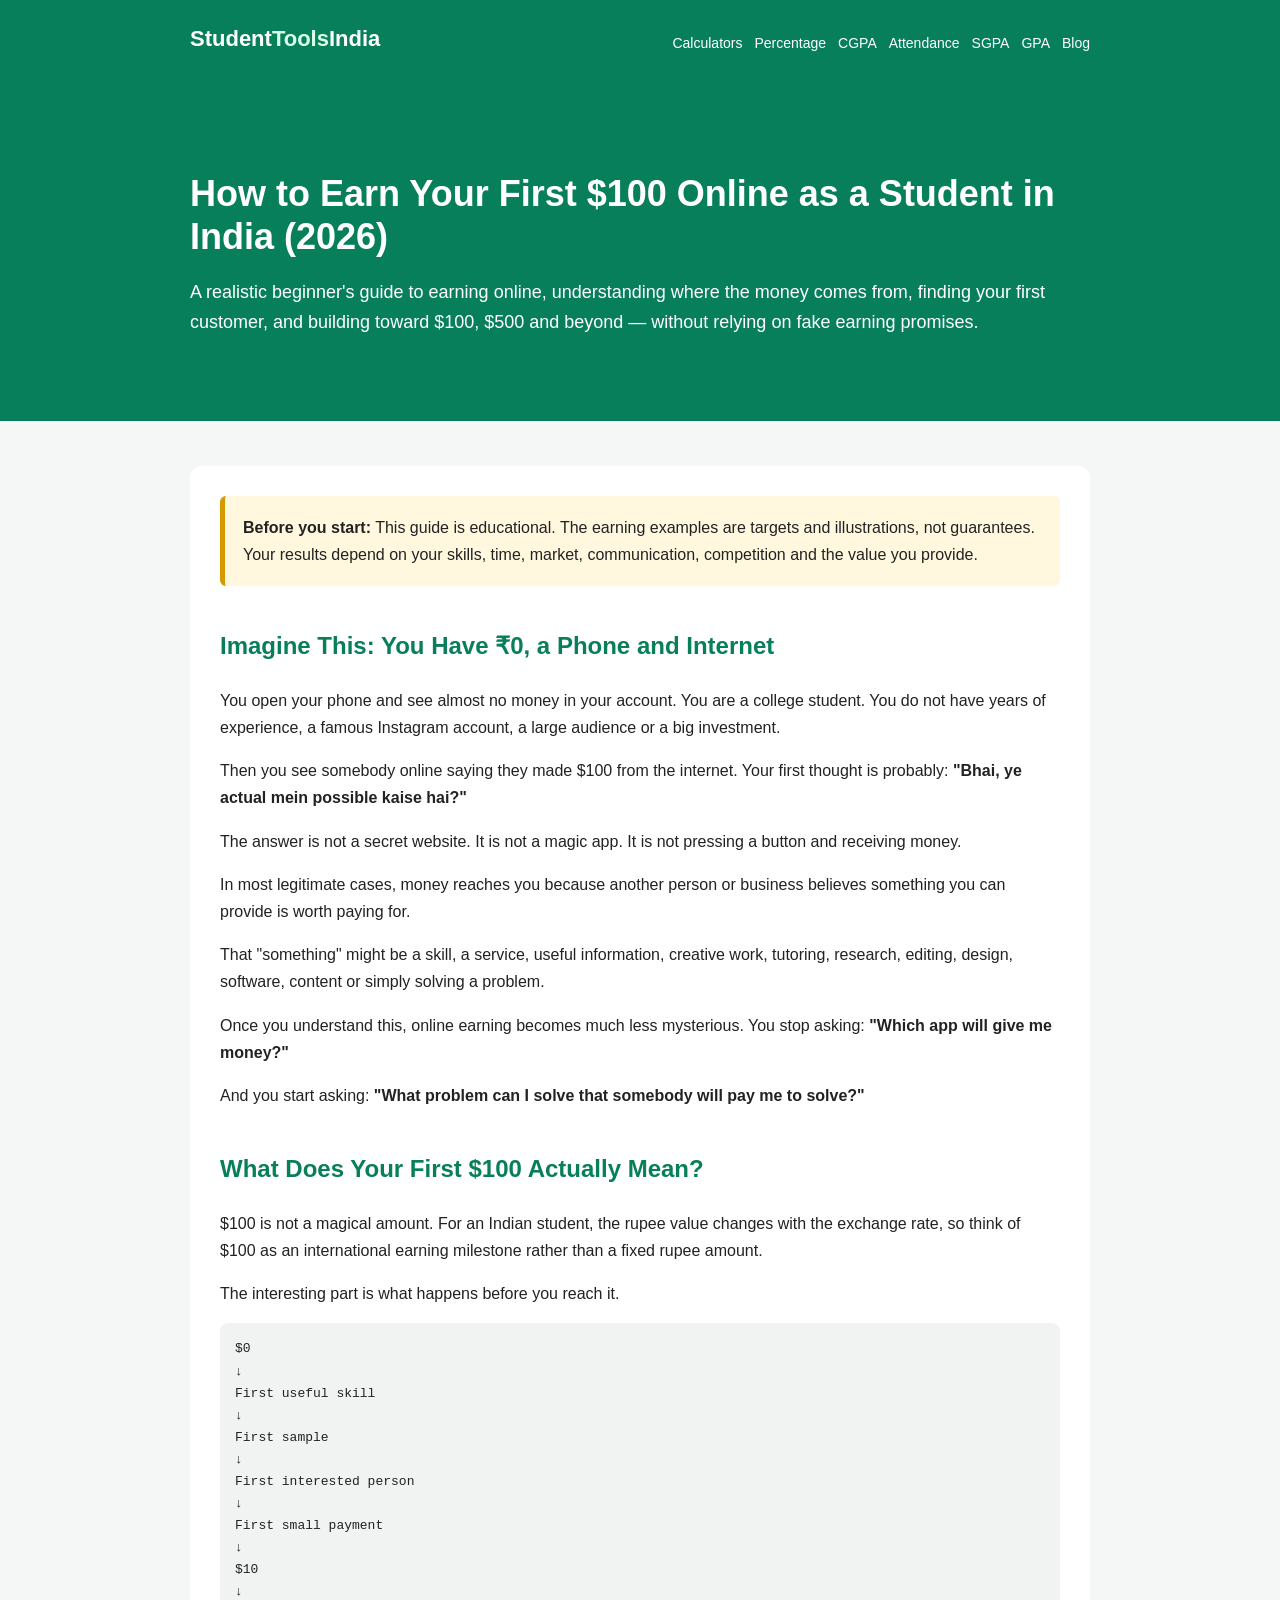
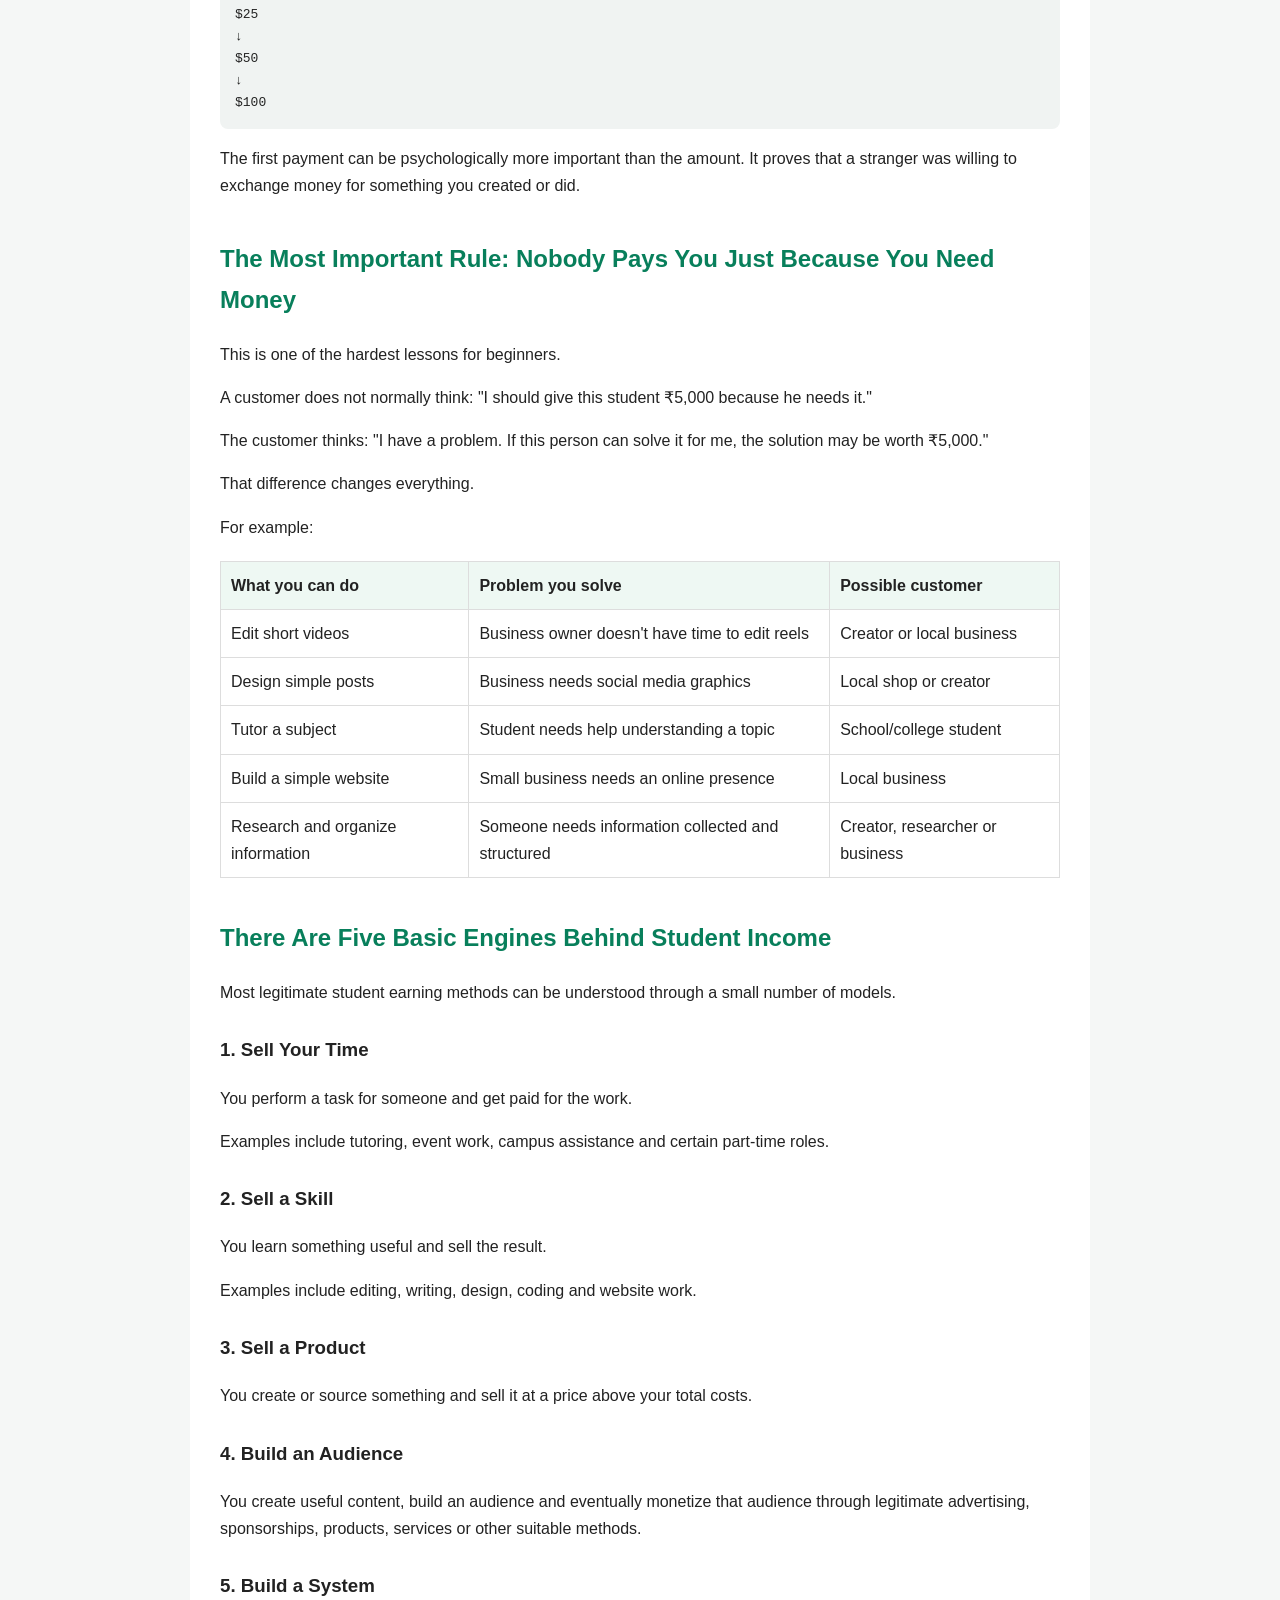
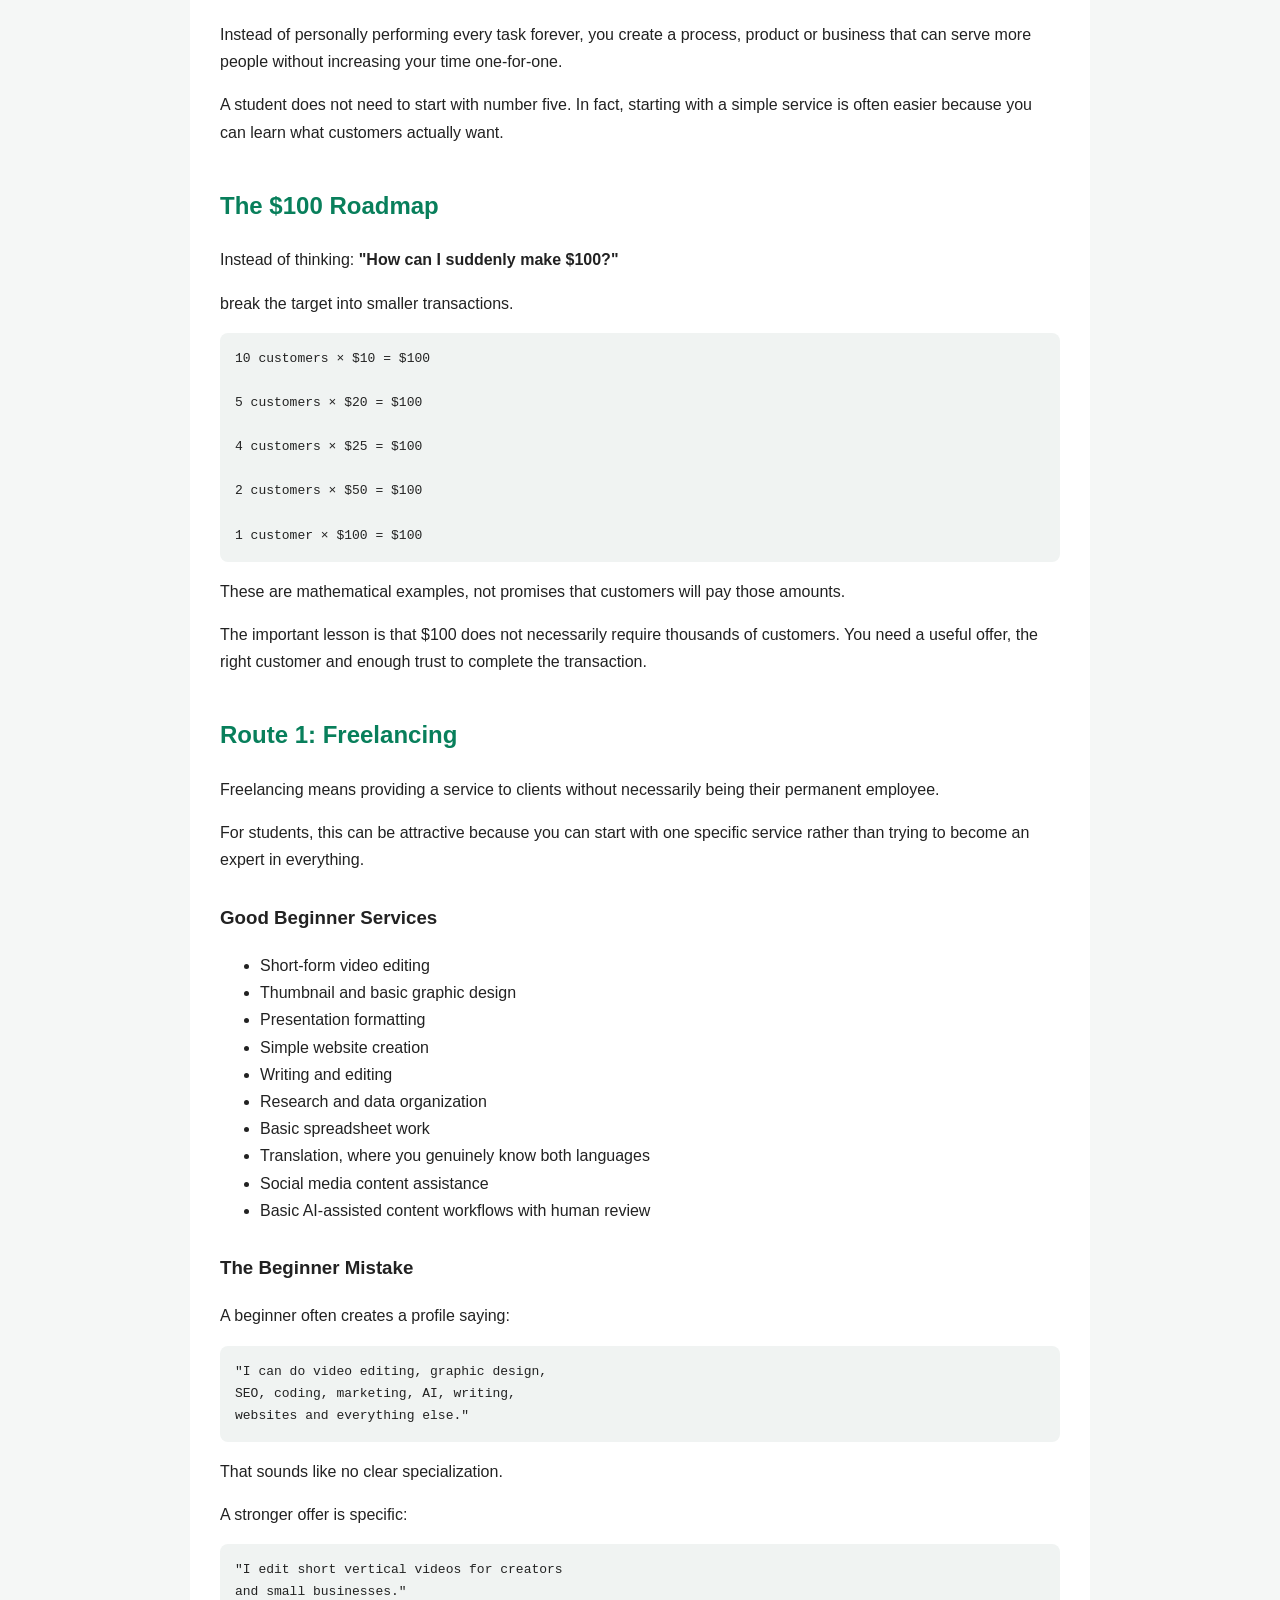
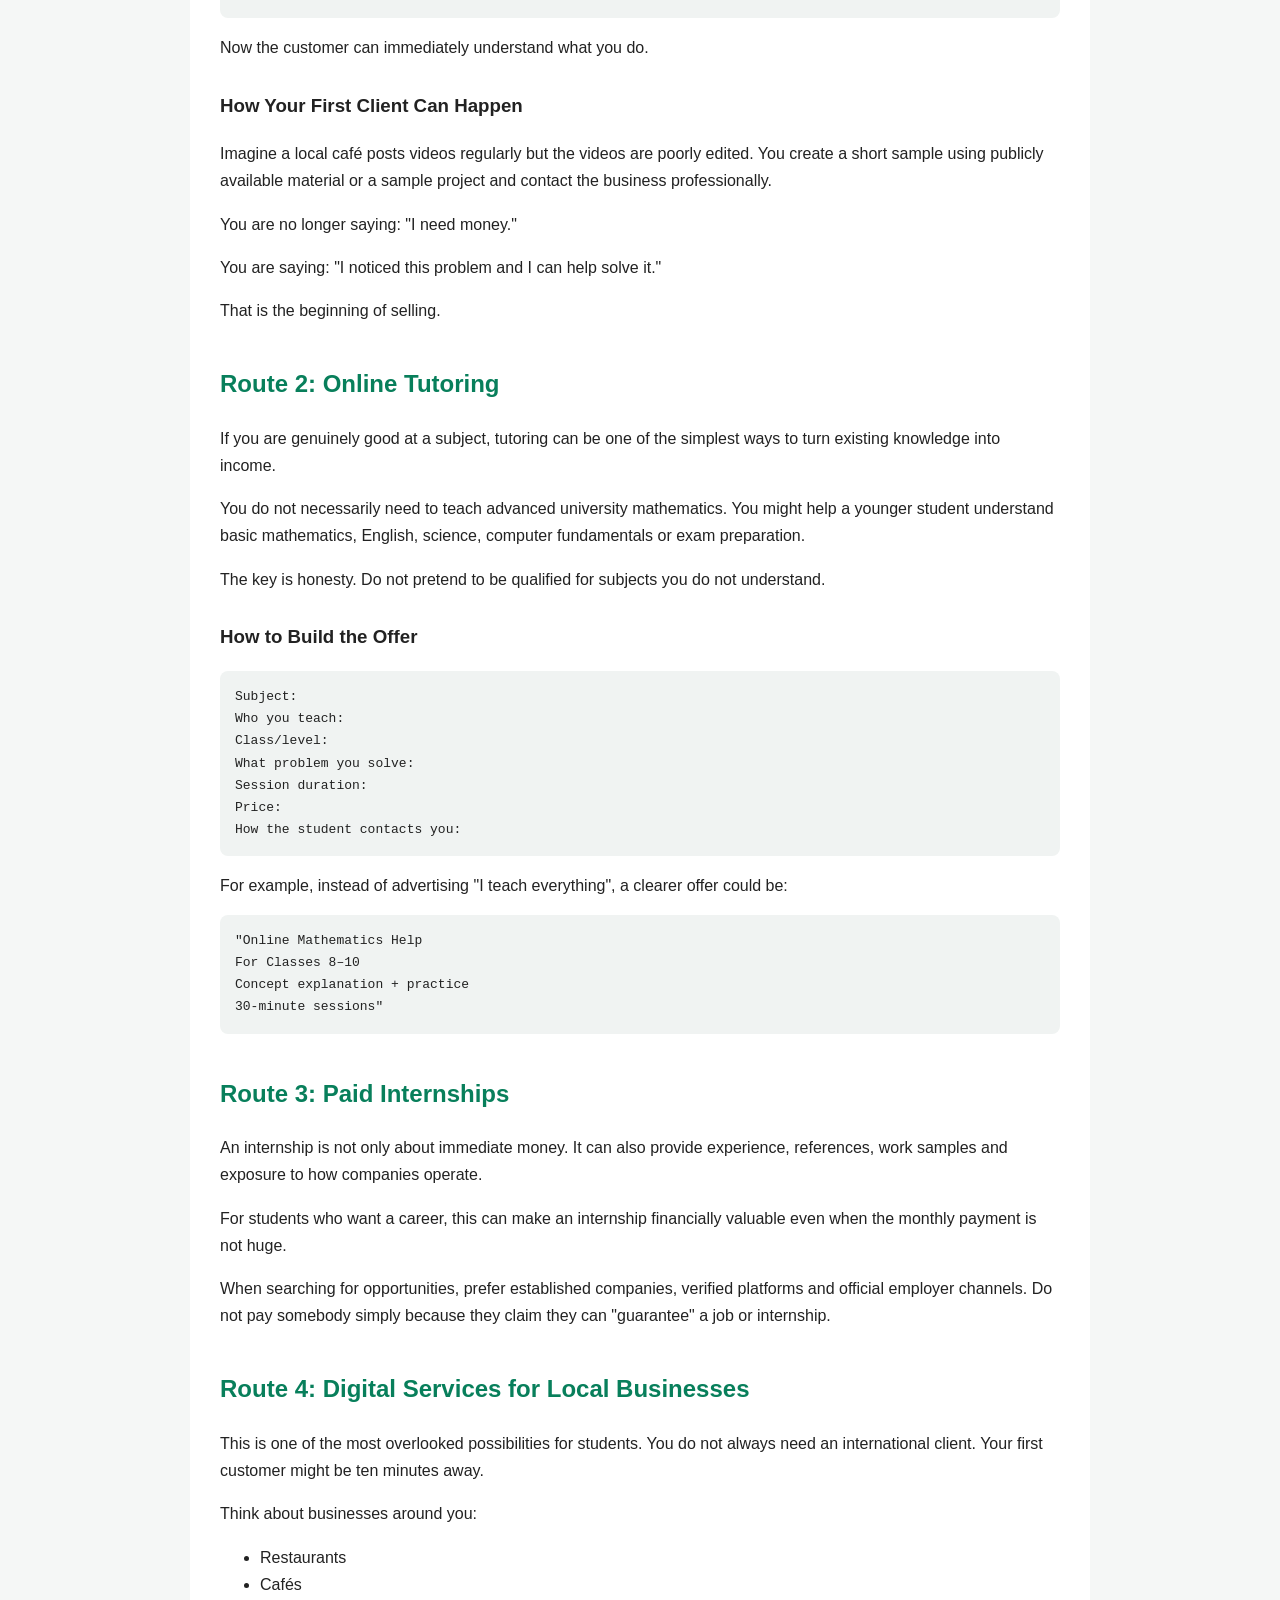
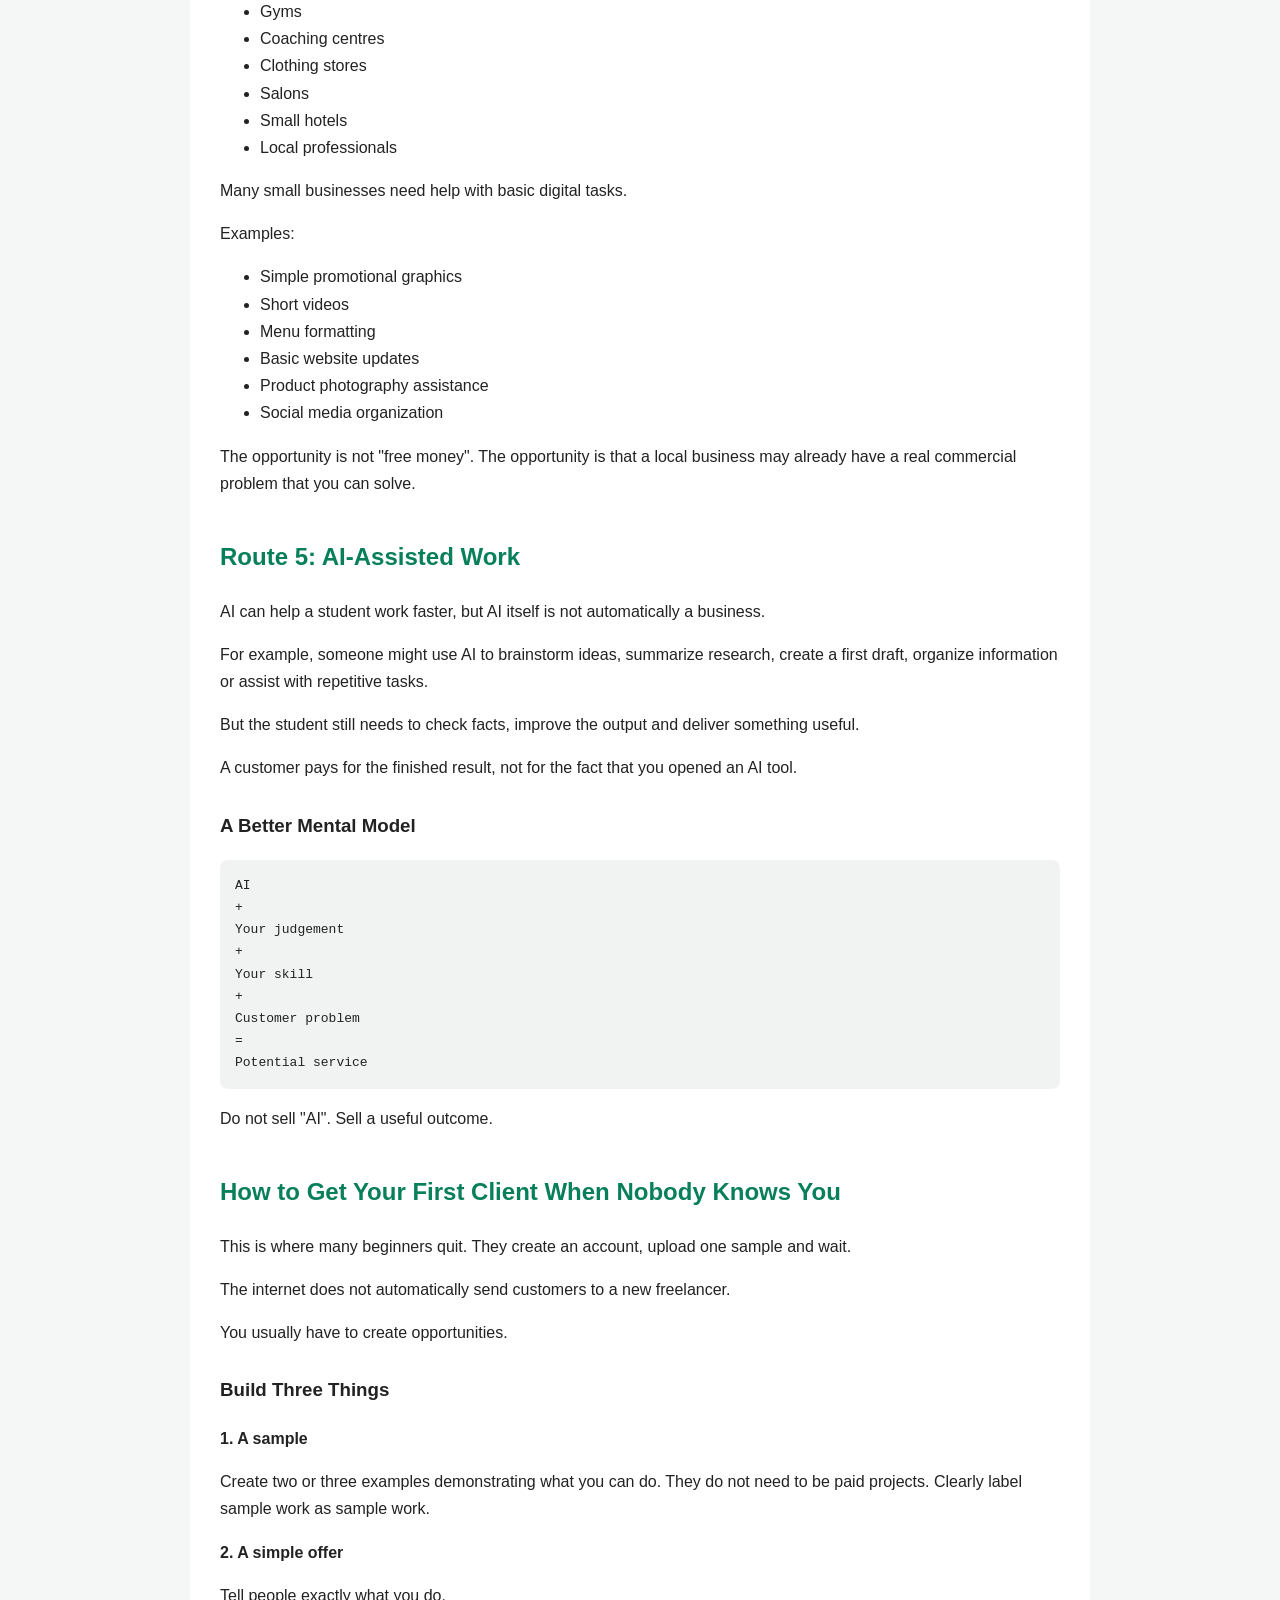
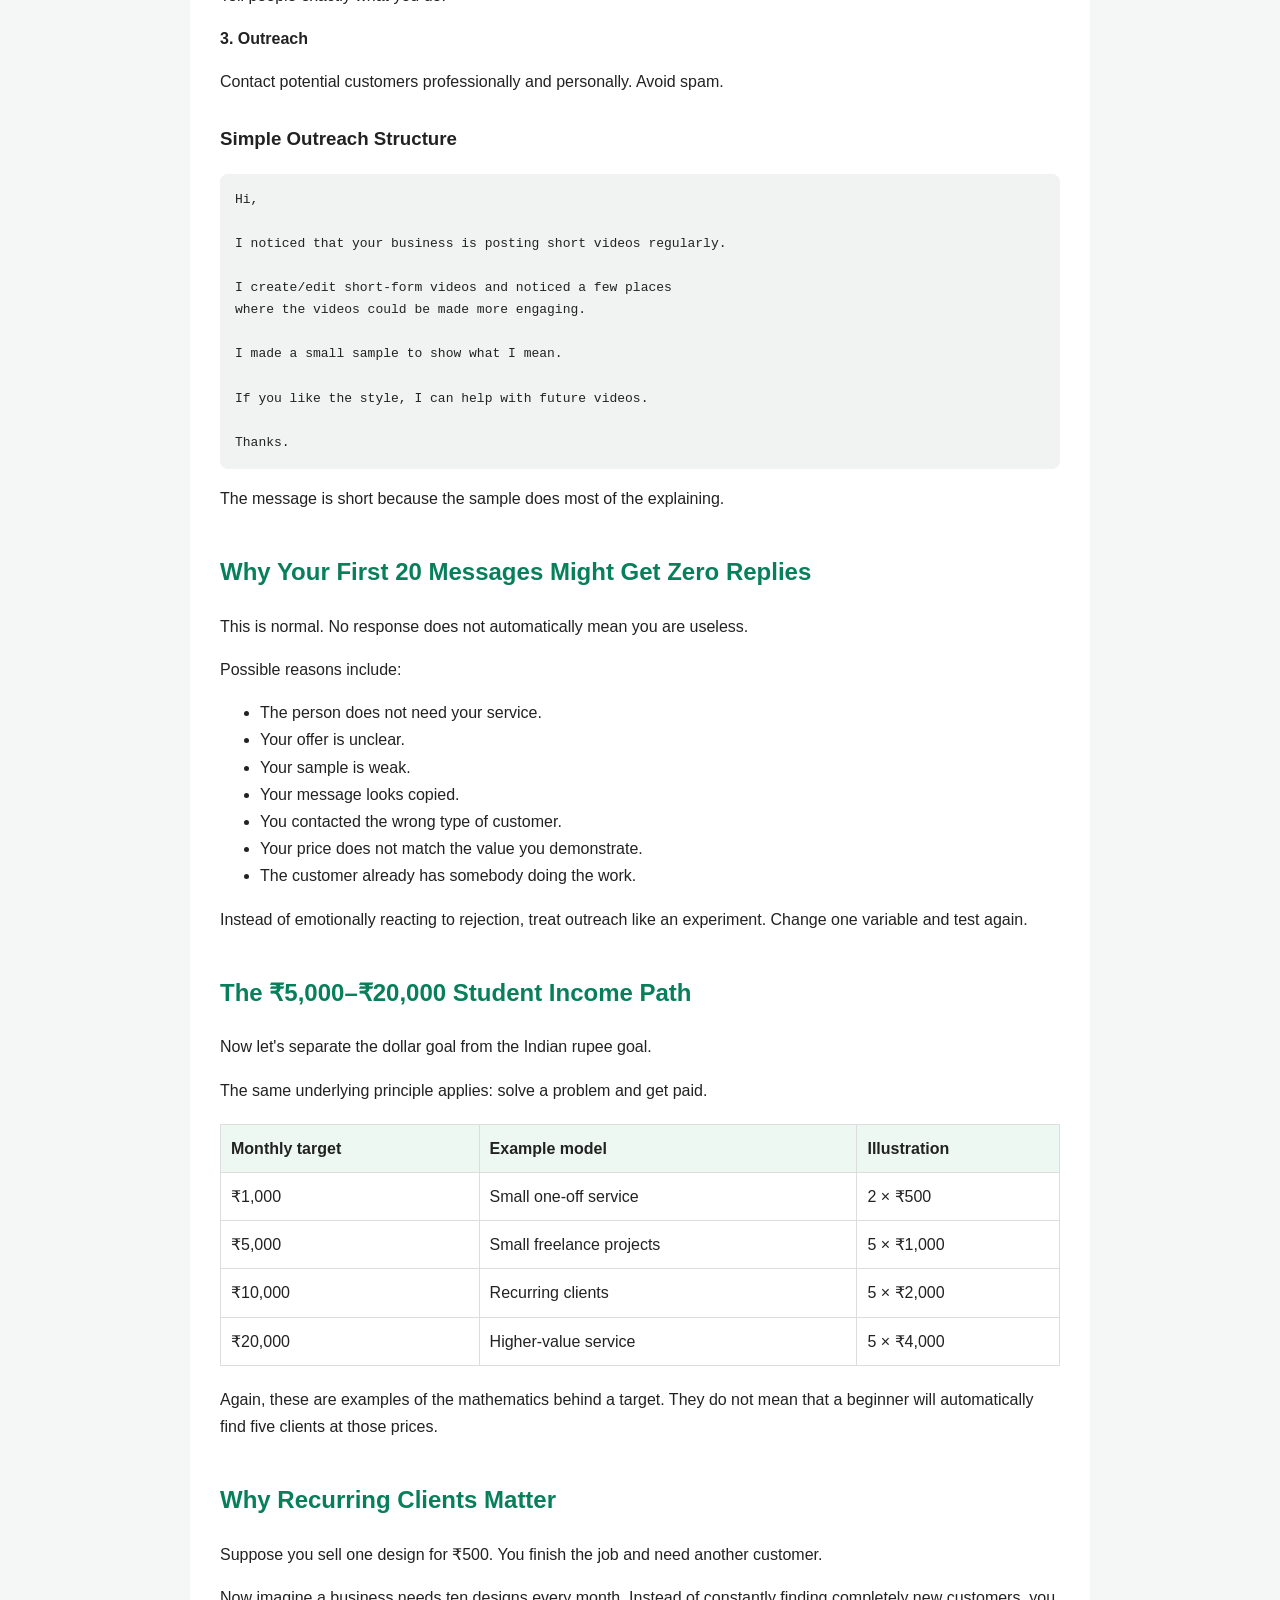
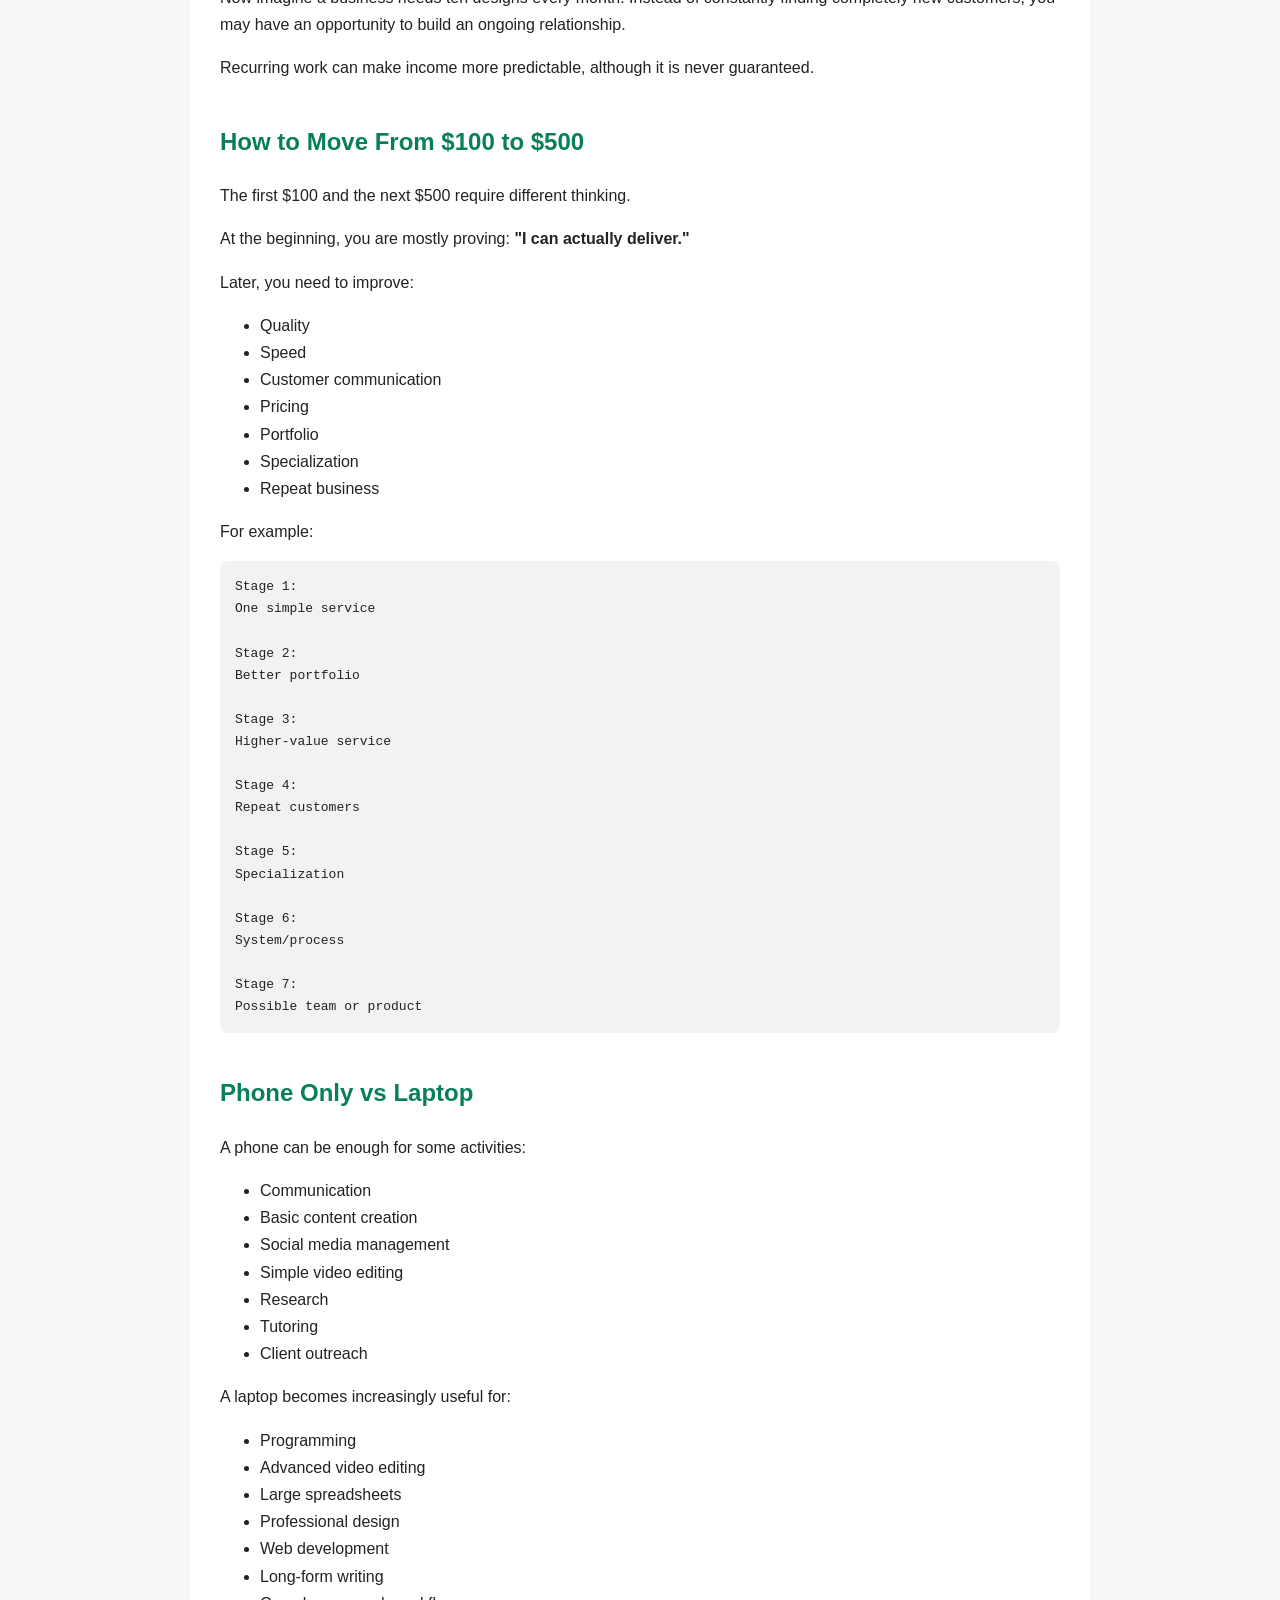
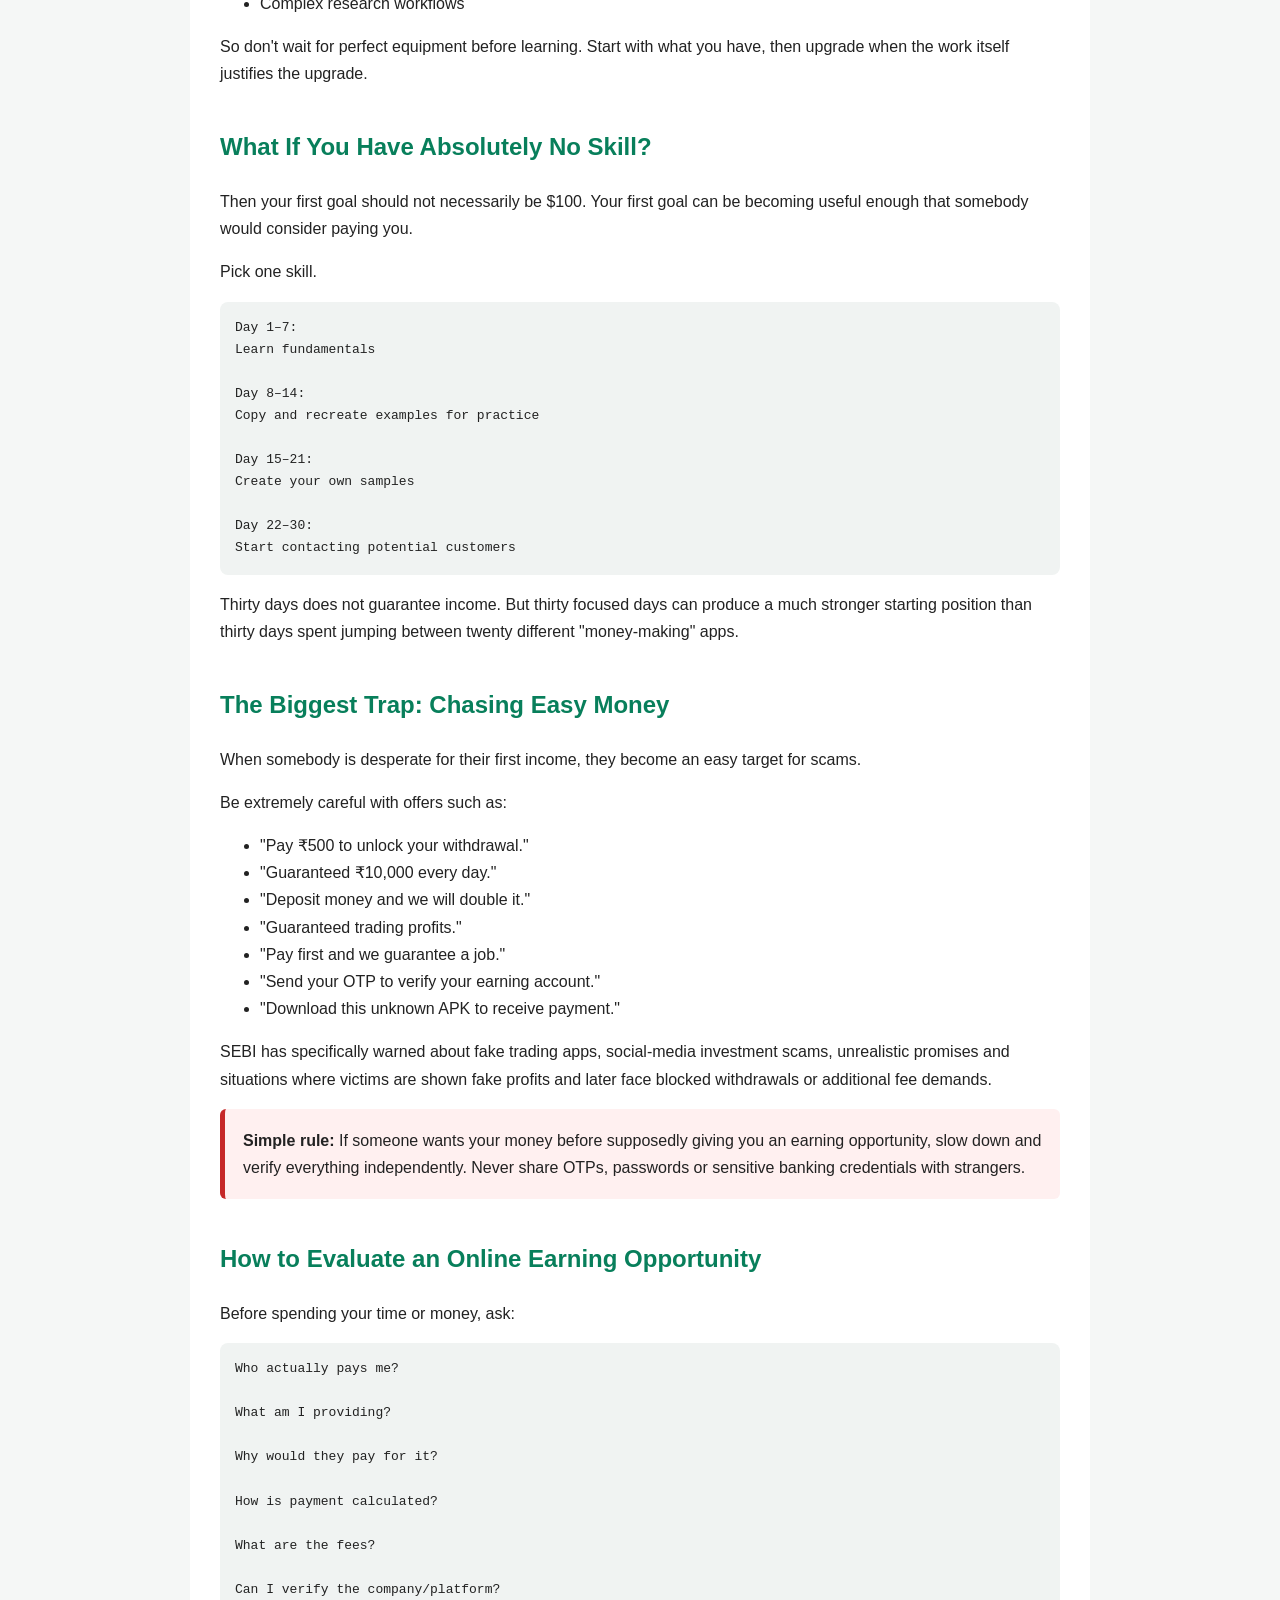
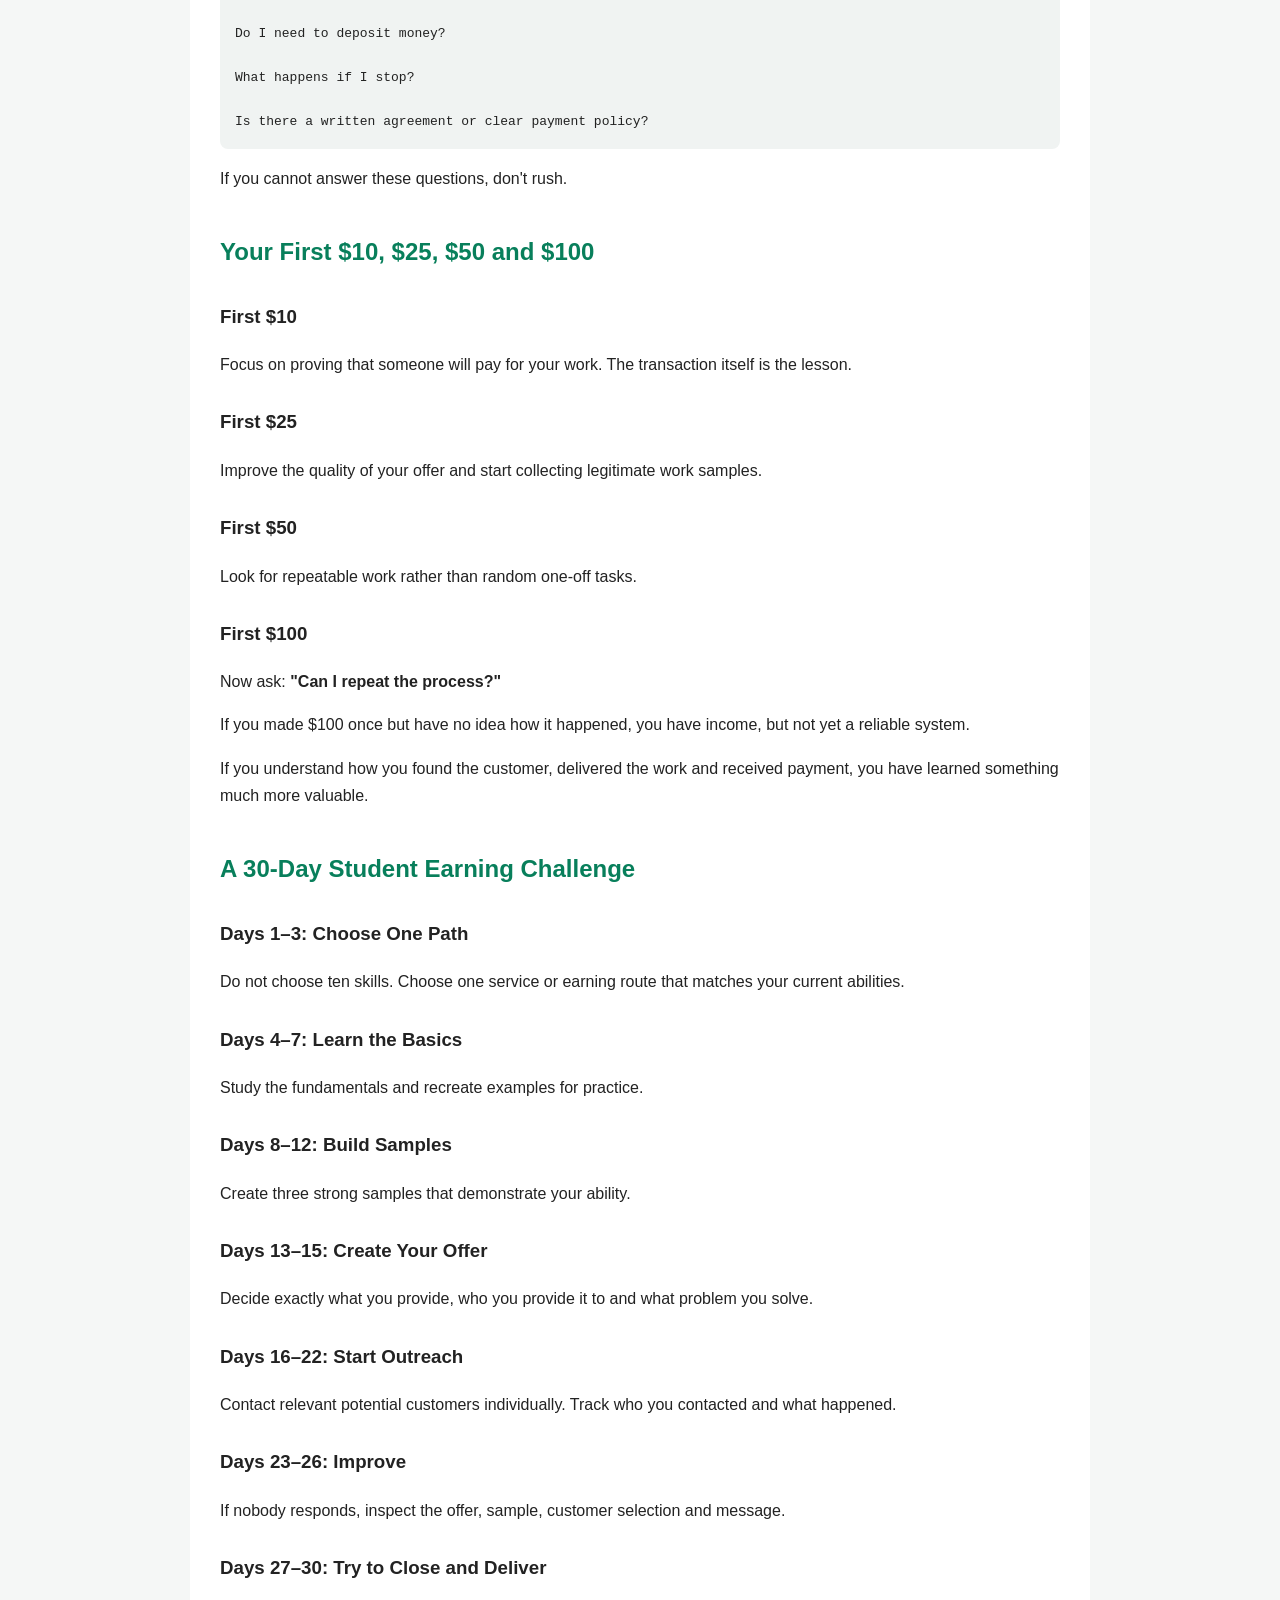
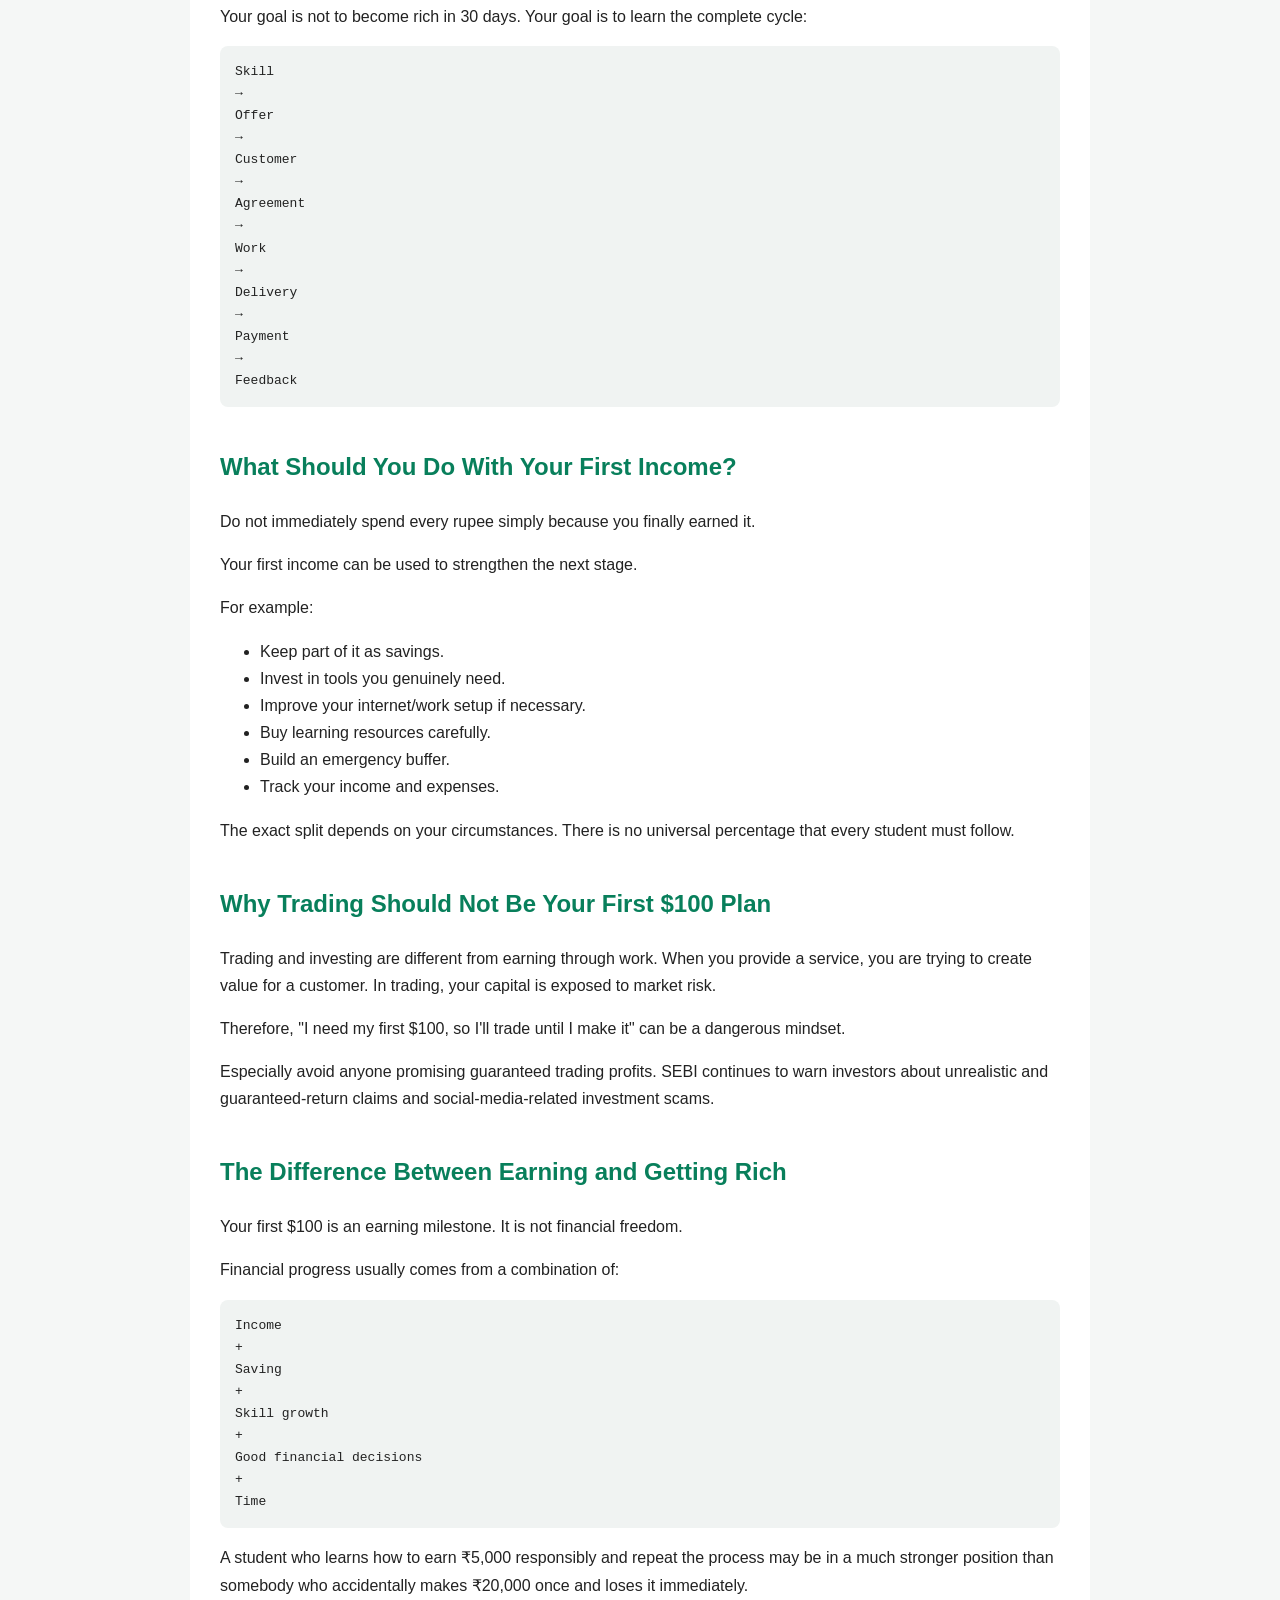
<file: how-to-earn-first-100-dollars.html>
<!DOCTYPE html>
<html lang="en-IN">

<head>
<meta charset="UTF-8">

<meta name="viewport" content="width=device-width, initial-scale=1.0">

<title>How to Earn Your First $100 Online as a Student in India (2026) | Student Tools India</title>

<meta name="description" content="Learn how students in India can realistically work toward their first $100 online and ₹5,000–₹20,000 through freelancing, tutoring, internships, digital services and other legitimate methods.">

<meta name="robots" content="index, follow">

<link rel="canonical" href="https://pawandasilawaymaker.github.io/Studenttools-India/how-to-earn-first-100-dollars.html">

<meta property="og:title" content="How to Earn Your First $100 Online as a Student in India (2026)">
<meta property="og:description" content="A detailed beginner guide to earning your first $100 online and building realistic student income in India.">
<meta property="og:type" content="article">
<meta property="og:url" content="https://pawandasilawaymaker.github.io/Studenttools-India/how-to-earn-first-100-dollars.html">

<style>
body {
  margin: 0;
  font-family: Arial, sans-serif;
  line-height: 1.7;
  background: #f5f7f6;
  color: #222;
}

.container {
  max-width: 900px;
  margin: auto;
  padding: 20px;
}

.site-header {
  background: #087f5b;
  color: white;
}

.header-inner {
  display: flex;
  justify-content: space-between;
  align-items: center;
  flex-wrap: wrap;
}

.logo {
  color: white;
  text-decoration: none;
  font-size: 22px;
  font-weight: bold;
}

.logo span {
  color: #d8ffe9;
}

.main-nav {
  display: flex;
  gap: 12px;
  flex-wrap: wrap;
  margin-top: 10px;
}

.main-nav a {
  color: white;
  text-decoration: none;
  font-size: 14px;
}

.hero {
  background: #087f5b;
  color: white;
  padding: 45px 0;
}

.hero h1 {
  font-size: 36px;
  line-height: 1.2;
  margin-bottom: 15px;
}

.hero p {
  font-size: 18px;
}

article {
  background: white;
  padding: 30px;
  margin-top: 25px;
  border-radius: 12px;
}

h2 {
  color: #087f5b;
  margin-top: 40px;
}

h3 {
  margin-top: 28px;
}

pre {
  background: #f0f3f2;
  padding: 15px;
  border-radius: 8px;
  overflow-x: auto;
  white-space: pre-wrap;
}

table {
  width: 100%;
  border-collapse: collapse;
  margin: 20px 0;
}

th, td {
  border: 1px solid #ddd;
  padding: 10px;
  text-align: left;
}

th {
  background: #eef8f3;
}

.notice {
  background: #fff8df;
  padding: 18px;
  border-left: 5px solid #d49a00;
  border-radius: 6px;
}

.warning {
  background: #fff0f0;
  padding: 18px;
  border-left: 5px solid #c62828;
  border-radius: 6px;
}

a {
  color: #087f5b;
}

footer {
  margin-top: 40px;
  padding: 30px 20px;
  text-align: center;
  background: #17352c;
  color: white;
}

footer a {
  color: white;
}

@media (max-width: 700px) {
  .hero h1 {
    font-size: 28px;
  }

  article {
    padding: 20px;
  }

  table {
    font-size: 14px;
  }
}
</style>
<!-- Google tag (gtag.js) -->
<script async src="https://www.googletagmanager.com/gtag/js?id=G-XETMCBKCVT"></script>
<script>
  window.dataLayer = window.dataLayer || [];
  function gtag(){dataLayer.push(arguments);}
  gtag('js', new Date());
  gtag('config', 'G-XETMCBKCVT');
</script>
</head>

<body>

<header class="site-header">
  <div class="container header-inner">

    <a href="index.html" class="logo">
      Student<span>Tools</span>India
    </a>

    <nav class="main-nav">
      <a href="index.html">Calculators</a>
      <a href="index.html#percentage">Percentage</a>
      <a href="index.html#cgpa">CGPA</a>
      <a href="index.html#attendance">Attendance</a>
      <a href="index.html#sgpa">SGPA</a>
      <a href="index.html#gpa">GPA</a>
      <a href="blog.html">Blog</a>
    </nav>

  </div>
</header>

<section class="hero">
  <div class="container">

    <h1>How to Earn Your First $100 Online as a Student in India (2026)</h1>

    <p>
      A realistic beginner's guide to earning online, understanding where
      the money comes from, finding your first customer, and building toward
      $100, $500 and beyond — without relying on fake earning promises.
    </p>

  </div>
</section>

<main class="container">

<article>

<div class="notice">
<strong>Before you start:</strong>
This guide is educational. The earning examples are targets and
illustrations, not guarantees. Your results depend on your skills,
time, market, communication, competition and the value you provide.
</div>

<h2>Imagine This: You Have ₹0, a Phone and Internet</h2>

<p>
You open your phone and see almost no money in your account.
You are a college student. You do not have years of experience,
a famous Instagram account, a large audience or a big investment.
</p>

<p>
Then you see somebody online saying they made $100 from the internet.
Your first thought is probably:
<strong>"Bhai, ye actual mein possible kaise hai?"</strong>
</p>

<p>
The answer is not a secret website.
It is not a magic app.
It is not pressing a button and receiving money.
</p>

<p>
In most legitimate cases, money reaches you because another person or
business believes something you can provide is worth paying for.
</p>

<p>
That "something" might be a skill, a service, useful information,
creative work, tutoring, research, editing, design, software,
content or simply solving a problem.
</p>

<p>
Once you understand this, online earning becomes much less mysterious.
You stop asking:
<strong>"Which app will give me money?"</strong>
</p>

<p>
And you start asking:
<strong>"What problem can I solve that somebody will pay me to solve?"</strong>
</p>

<h2>What Does Your First $100 Actually Mean?</h2>

<p>
$100 is not a magical amount. For an Indian student, the rupee value
changes with the exchange rate, so think of $100 as an international
earning milestone rather than a fixed rupee amount.
</p>

<p>
The interesting part is what happens before you reach it.
</p>

<pre>
$0
↓
First useful skill
↓
First sample
↓
First interested person
↓
First small payment
↓
$10
↓
$25
↓
$50
↓
$100
</pre>

<p>
The first payment can be psychologically more important than the amount.
It proves that a stranger was willing to exchange money for something
you created or did.
</p>

<h2>The Most Important Rule: Nobody Pays You Just Because You Need Money</h2>

<p>
This is one of the hardest lessons for beginners.
</p>

<p>
A customer does not normally think:
"I should give this student ₹5,000 because he needs it."
</p>

<p>
The customer thinks:
"I have a problem. If this person can solve it for me,
the solution may be worth ₹5,000."
</p>

<p>
That difference changes everything.
</p>

<p>
For example:
</p>

<table>
<tr>
<th>What you can do</th>
<th>Problem you solve</th>
<th>Possible customer</th>
</tr>

<tr>
<td>Edit short videos</td>
<td>Business owner doesn't have time to edit reels</td>
<td>Creator or local business</td>
</tr>

<tr>
<td>Design simple posts</td>
<td>Business needs social media graphics</td>
<td>Local shop or creator</td>
</tr>

<tr>
<td>Tutor a subject</td>
<td>Student needs help understanding a topic</td>
<td>School/college student</td>
</tr>

<tr>
<td>Build a simple website</td>
<td>Small business needs an online presence</td>
<td>Local business</td>
</tr>

<tr>
<td>Research and organize information</td>
<td>Someone needs information collected and structured</td>
<td>Creator, researcher or business</td>
</tr>
</table>

<h2>There Are Five Basic Engines Behind Student Income</h2>

<p>
Most legitimate student earning methods can be understood through a
small number of models.
</p>

<h3>1. Sell Your Time</h3>

<p>
You perform a task for someone and get paid for the work.
</p>

<p>
Examples include tutoring, event work, campus assistance and certain
part-time roles.
</p>

<h3>2. Sell a Skill</h3>

<p>
You learn something useful and sell the result.
</p>

<p>
Examples include editing, writing, design, coding and website work.
</p>

<h3>3. Sell a Product</h3>

<p>
You create or source something and sell it at a price above your total
costs.
</p>

<h3>4. Build an Audience</h3>

<p>
You create useful content, build an audience and eventually monetize
that audience through legitimate advertising, sponsorships, products,
services or other suitable methods.
</p>

<h3>5. Build a System</h3>

<p>
Instead of personally performing every task forever, you create a process,
product or business that can serve more people without increasing your
time one-for-one.
</p>

<p>
A student does not need to start with number five.
In fact, starting with a simple service is often easier because you can
learn what customers actually want.
</p>

<h2>The $100 Roadmap</h2>

<p>
Instead of thinking:
<strong>"How can I suddenly make $100?"</strong>
</p>

<p>
break the target into smaller transactions.
</p>

<pre>
10 customers × $10 = $100

5 customers × $20 = $100

4 customers × $25 = $100

2 customers × $50 = $100

1 customer × $100 = $100
</pre>

<p>
These are mathematical examples, not promises that customers will pay
those amounts.
</p>

<p>
The important lesson is that $100 does not necessarily require thousands
of customers.
You need a useful offer, the right customer and enough trust to complete
the transaction.
</p>

<h2>Route 1: Freelancing</h2>

<p>
Freelancing means providing a service to clients without necessarily
being their permanent employee.
</p>

<p>
For students, this can be attractive because you can start with one
specific service rather than trying to become an expert in everything.
</p>

<h3>Good Beginner Services</h3>

<ul>
<li>Short-form video editing</li>
<li>Thumbnail and basic graphic design</li>
<li>Presentation formatting</li>
<li>Simple website creation</li>
<li>Writing and editing</li>
<li>Research and data organization</li>
<li>Basic spreadsheet work</li>
<li>Translation, where you genuinely know both languages</li>
<li>Social media content assistance</li>
<li>Basic AI-assisted content workflows with human review</li>
</ul>

<h3>The Beginner Mistake</h3>

<p>
A beginner often creates a profile saying:
</p>

<pre>
"I can do video editing, graphic design,
SEO, coding, marketing, AI, writing,
websites and everything else."
</pre>

<p>
That sounds like no clear specialization.
</p>

<p>
A stronger offer is specific:
</p>

<pre>
"I edit short vertical videos for creators
and small businesses."
</pre>

<p>
Now the customer can immediately understand what you do.
</p>

<h3>How Your First Client Can Happen</h3>

<p>
Imagine a local café posts videos regularly but the videos are poorly
edited.
You create a short sample using publicly available material or a sample
project and contact the business professionally.
</p>

<p>
You are no longer saying:
"I need money."
</p>

<p>
You are saying:
"I noticed this problem and I can help solve it."
</p>

<p>
That is the beginning of selling.
</p>

<h2>Route 2: Online Tutoring</h2>

<p>
If you are genuinely good at a subject, tutoring can be one of the
simplest ways to turn existing knowledge into income.
</p>

<p>
You do not necessarily need to teach advanced university mathematics.
You might help a younger student understand basic mathematics, English,
science, computer fundamentals or exam preparation.
</p>

<p>
The key is honesty.
Do not pretend to be qualified for subjects you do not understand.
</p>

<h3>How to Build the Offer</h3>

<pre>
Subject:
Who you teach:
Class/level:
What problem you solve:
Session duration:
Price:
How the student contacts you:
</pre>

<p>
For example, instead of advertising "I teach everything", a clearer
offer could be:
</p>

<pre>
"Online Mathematics Help
For Classes 8–10
Concept explanation + practice
30-minute sessions"
</pre>

<h2>Route 3: Paid Internships</h2>

<p>
An internship is not only about immediate money.
It can also provide experience, references, work samples and exposure to
how companies operate.
</p>

<p>
For students who want a career, this can make an internship financially
valuable even when the monthly payment is not huge.
</p>

<p>
When searching for opportunities, prefer established companies,
verified platforms and official employer channels.
Do not pay somebody simply because they claim they can "guarantee"
a job or internship.
</p>

<h2>Route 4: Digital Services for Local Businesses</h2>

<p>
This is one of the most overlooked possibilities for students.
You do not always need an international client.
Your first customer might be ten minutes away.
</p>

<p>
Think about businesses around you:
</p>

<ul>
<li>Restaurants</li>
<li>Cafés</li>
<li>Gyms</li>
<li>Coaching centres</li>
<li>Clothing stores</li>
<li>Salons</li>
<li>Small hotels</li>
<li>Local professionals</li>
</ul>

<p>
Many small businesses need help with basic digital tasks.
</p>

<p>
Examples:
</p>

<ul>
<li>Simple promotional graphics</li>
<li>Short videos</li>
<li>Menu formatting</li>
<li>Basic website updates</li>
<li>Product photography assistance</li>
<li>Social media organization</li>
</ul>

<p>
The opportunity is not "free money".
The opportunity is that a local business may already have a real commercial
problem that you can solve.
</p>

<h2>Route 5: AI-Assisted Work</h2>

<p>
AI can help a student work faster, but AI itself is not automatically
a business.
</p>

<p>
For example, someone might use AI to brainstorm ideas, summarize research,
create a first draft, organize information or assist with repetitive
tasks.
</p>

<p>
But the student still needs to check facts, improve the output and
deliver something useful.
</p>

<p>
A customer pays for the finished result, not for the fact that you
opened an AI tool.
</p>

<h3>A Better Mental Model</h3>

<pre>
AI
+
Your judgement
+
Your skill
+
Customer problem
=
Potential service
</pre>

<p>
Do not sell "AI".
Sell a useful outcome.
</p>

<h2>How to Get Your First Client When Nobody Knows You</h2>

<p>
This is where many beginners quit.
They create an account, upload one sample and wait.
</p>

<p>
The internet does not automatically send customers to a new freelancer.
</p>

<p>
You usually have to create opportunities.
</p>

<h3>Build Three Things</h3>

<p><strong>1. A sample</strong></p>

<p>
Create two or three examples demonstrating what you can do.
They do not need to be paid projects.
Clearly label sample work as sample work.
</p>

<p><strong>2. A simple offer</strong></p>

<p>
Tell people exactly what you do.
</p>

<p><strong>3. Outreach</strong></p>

<p>
Contact potential customers professionally and personally.
Avoid spam.
</p>

<h3>Simple Outreach Structure</h3>

<pre>
Hi,

I noticed that your business is posting short videos regularly.

I create/edit short-form videos and noticed a few places
where the videos could be made more engaging.

I made a small sample to show what I mean.

If you like the style, I can help with future videos.

Thanks.
</pre>

<p>
The message is short because the sample does most of the explaining.
</p>

<h2>Why Your First 20 Messages Might Get Zero Replies</h2>

<p>
This is normal.
No response does not automatically mean you are useless.
</p>

<p>
Possible reasons include:
</p>

<ul>
<li>The person does not need your service.</li>
<li>Your offer is unclear.</li>
<li>Your sample is weak.</li>
<li>Your message looks copied.</li>
<li>You contacted the wrong type of customer.</li>
<li>Your price does not match the value you demonstrate.</li>
<li>The customer already has somebody doing the work.</li>
</ul>

<p>
Instead of emotionally reacting to rejection, treat outreach like an
experiment.
Change one variable and test again.
</p>

<h2>The ₹5,000–₹20,000 Student Income Path</h2>

<p>
Now let's separate the dollar goal from the Indian rupee goal.
</p>

<p>
The same underlying principle applies: solve a problem and get paid.
</p>

<table>
<tr>
<th>Monthly target</th>
<th>Example model</th>
<th>Illustration</th>
</tr>

<tr>
<td>₹1,000</td>
<td>Small one-off service</td>
<td>2 × ₹500</td>
</tr>

<tr>
<td>₹5,000</td>
<td>Small freelance projects</td>
<td>5 × ₹1,000</td>
</tr>

<tr>
<td>₹10,000</td>
<td>Recurring clients</td>
<td>5 × ₹2,000</td>
</tr>

<tr>
<td>₹20,000</td>
<td>Higher-value service</td>
<td>5 × ₹4,000</td>
</tr>
</table>

<p>
Again, these are examples of the mathematics behind a target.
They do not mean that a beginner will automatically find five clients
at those prices.
</p>

<h2>Why Recurring Clients Matter</h2>

<p>
Suppose you sell one design for ₹500.
You finish the job and need another customer.
</p>

<p>
Now imagine a business needs ten designs every month.
Instead of constantly finding completely new customers, you may have an
opportunity to build an ongoing relationship.
</p>

<p>
Recurring work can make income more predictable, although it is never
guaranteed.
</p>

<h2>How to Move From $100 to $500</h2>

<p>
The first $100 and the next $500 require different thinking.
</p>

<p>
At the beginning, you are mostly proving:
<strong>"I can actually deliver."</strong>
</p>

<p>
Later, you need to improve:
</p>

<ul>
<li>Quality</li>
<li>Speed</li>
<li>Customer communication</li>
<li>Pricing</li>
<li>Portfolio</li>
<li>Specialization</li>
<li>Repeat business</li>
</ul>

<p>
For example:
</p>

<pre>
Stage 1:
One simple service

Stage 2:
Better portfolio

Stage 3:
Higher-value service

Stage 4:
Repeat customers

Stage 5:
Specialization

Stage 6:
System/process

Stage 7:
Possible team or product
</pre>

<h2>Phone Only vs Laptop</h2>

<p>
A phone can be enough for some activities:
</p>

<ul>
<li>Communication</li>
<li>Basic content creation</li>
<li>Social media management</li>
<li>Simple video editing</li>
<li>Research</li>
<li>Tutoring</li>
<li>Client outreach</li>
</ul>

<p>
A laptop becomes increasingly useful for:
</p>

<ul>
<li>Programming</li>
<li>Advanced video editing</li>
<li>Large spreadsheets</li>
<li>Professional design</li>
<li>Web development</li>
<li>Long-form writing</li>
<li>Complex research workflows</li>
</ul>

<p>
So don't wait for perfect equipment before learning.
Start with what you have, then upgrade when the work itself justifies
the upgrade.
</p>

<h2>What If You Have Absolutely No Skill?</h2>

<p>
Then your first goal should not necessarily be $100.
Your first goal can be becoming useful enough that somebody would consider
paying you.
</p>

<p>
Pick one skill.
</p>

<pre>
Day 1–7:
Learn fundamentals

Day 8–14:
Copy and recreate examples for practice

Day 15–21:
Create your own samples

Day 22–30:
Start contacting potential customers
</pre>

<p>
Thirty days does not guarantee income.
But thirty focused days can produce a much stronger starting position
than thirty days spent jumping between twenty different "money-making"
apps.
</p>

<h2>The Biggest Trap: Chasing Easy Money</h2>

<p>
When somebody is desperate for their first income, they become an easy
target for scams.
</p>

<p>
Be extremely careful with offers such as:
</p>

<ul>
<li>"Pay ₹500 to unlock your withdrawal."</li>
<li>"Guaranteed ₹10,000 every day."</li>
<li>"Deposit money and we will double it."</li>
<li>"Guaranteed trading profits."</li>
<li>"Pay first and we guarantee a job."</li>
<li>"Send your OTP to verify your earning account."</li>
<li>"Download this unknown APK to receive payment."</li>
</ul>

<p>
SEBI has specifically warned about fake trading apps, social-media
investment scams, unrealistic promises and situations where victims are
shown fake profits and later face blocked withdrawals or additional fee
demands. 
</p>

<div class="warning">
<strong>Simple rule:</strong>
If someone wants your money before supposedly giving you an earning
opportunity, slow down and verify everything independently.
Never share OTPs, passwords or sensitive banking credentials with strangers.
</div>

<h2>How to Evaluate an Online Earning Opportunity</h2>

<p>
Before spending your time or money, ask:
</p>

<pre>
Who actually pays me?

What am I providing?

Why would they pay for it?

How is payment calculated?

What are the fees?

Can I verify the company/platform?

Do I need to deposit money?

What happens if I stop?

Is there a written agreement or clear payment policy?
</pre>

<p>
If you cannot answer these questions, don't rush.
</p>

<h2>Your First $10, $25, $50 and $100</h2>

<h3>First $10</h3>

<p>
Focus on proving that someone will pay for your work.
The transaction itself is the lesson.
</p>

<h3>First $25</h3>

<p>
Improve the quality of your offer and start collecting legitimate
work samples.
</p>

<h3>First $50</h3>

<p>
Look for repeatable work rather than random one-off tasks.
</p>

<h3>First $100</h3>

<p>
Now ask:
<strong>"Can I repeat the process?"</strong>
</p>

<p>
If you made $100 once but have no idea how it happened, you have income,
but not yet a reliable system.
</p>

<p>
If you understand how you found the customer, delivered the work and
received payment, you have learned something much more valuable.
</p>

<h2>A 30-Day Student Earning Challenge</h2>

<h3>Days 1–3: Choose One Path</h3>

<p>
Do not choose ten skills.
Choose one service or earning route that matches your current abilities.
</p>

<h3>Days 4–7: Learn the Basics</h3>

<p>
Study the fundamentals and recreate examples for practice.
</p>

<h3>Days 8–12: Build Samples</h3>

<p>
Create three strong samples that demonstrate your ability.
</p>

<h3>Days 13–15: Create Your Offer</h3>

<p>
Decide exactly what you provide, who you provide it to and what problem
you solve.
</p>

<h3>Days 16–22: Start Outreach</h3>

<p>
Contact relevant potential customers individually.
Track who you contacted and what happened.
</p>

<h3>Days 23–26: Improve</h3>

<p>
If nobody responds, inspect the offer, sample, customer selection and
message.
</p>

<h3>Days 27–30: Try to Close and Deliver</h3>

<p>
Your goal is not to become rich in 30 days.
Your goal is to learn the complete cycle:
</p>

<pre>
Skill
→
Offer
→
Customer
→
Agreement
→
Work
→
Delivery
→
Payment
→
Feedback
</pre>

<h2>What Should You Do With Your First Income?</h2>

<p>
Do not immediately spend every rupee simply because you finally earned it.
</p>

<p>
Your first income can be used to strengthen the next stage.
</p>

<p>
For example:
</p>

<ul>
<li>Keep part of it as savings.</li>
<li>Invest in tools you genuinely need.</li>
<li>Improve your internet/work setup if necessary.</li>
<li>Buy learning resources carefully.</li>
<li>Build an emergency buffer.</li>
<li>Track your income and expenses.</li>
</ul>

<p>
The exact split depends on your circumstances.
There is no universal percentage that every student must follow.
</p>

<h2>Why Trading Should Not Be Your First $100 Plan</h2>

<p>
Trading and investing are different from earning through work.
When you provide a service, you are trying to create value for a customer.
In trading, your capital is exposed to market risk.
</p>

<p>
Therefore, "I need my first $100, so I'll trade until I make it" can be
a dangerous mindset.
</p>

<p>
Especially avoid anyone promising guaranteed trading profits.
SEBI continues to warn investors about unrealistic and guaranteed-return
claims and social-media-related investment scams. 
</p>

<h2>The Difference Between Earning and Getting Rich</h2>

<p>
Your first $100 is an earning milestone.
It is not financial freedom.
</p>

<p>
Financial progress usually comes from a combination of:
</p>

<pre>
Income
+
Saving
+
Skill growth
+
Good financial decisions
+
Time
</pre>

<p>
A student who learns how to earn ₹5,000 responsibly and repeat the process
may be in a much stronger position than somebody who accidentally makes
₹20,000 once and loses it immediately.
</p>

<h2>What Makes Someone Worth More Money?</h2>

<p>
There is no universal price tag for a skill.
A skill becomes more valuable when it produces a result that matters.
</p>

<p>
Compare:
</p>

<pre>
"I can edit videos."

vs.

"I can turn your long videos into
short-form clips ready for social media."
</pre>

<p>
The second statement communicates a business outcome more clearly.
</p>

<p>
As you improve, try to move from selling isolated tasks toward solving
larger problems.
</p>

<h2>The Student Income Ladder</h2>

<pre>
LEVEL 1
Learn one useful skill

↓

LEVEL 2
Create proof

↓

LEVEL 3
Find first customer

↓

LEVEL 4
Deliver good work

↓

LEVEL 5
Get repeat work

↓

LEVEL 6
Specialize

↓

LEVEL 7
Increase value and pricing

↓

LEVEL 8
Build systems/products

↓

LEVEL 9
Potentially build a business
</pre>

<p>
You do not have to climb the entire ladder.
But understanding the ladder prevents you from endlessly restarting at
zero with a new earning method every week.
</p>

<h2>Questions to Ask Yourself Tonight</h2>

<p>
If you genuinely want to start, answer these on paper:
</p>

<ol>
<li>What can I already do better than an average beginner?</li>
<li>What skill could I learn in the next 30 days?</li>
<li>Who has the problem that this skill can solve?</li>
<li>Where can I find those people?</li>
<li>What sample can I create?</li>
<li>What can I offer without lying about my experience?</li>
<li>How much time can I realistically give every week?</li>
<li>How will I track my income and expenses?</li>
</ol>

<h2>10 Frequently Asked Questions</h2>

<h3>Can a student in India really earn $100 online?</h3>

<p>
Yes, some students do earn internationally through legitimate work and
services. However, $100 is a target, not a guaranteed outcome. The time
required can vary significantly.
</p>

<h3>Can I earn without investment?</h3>

<p>
Some earning methods can be started with little or no financial
investment, especially services based on skills you already have.
However, "no investment" does not mean "no cost": your time, internet,
equipment and learning effort still have value.
</p>

<h3>Can I earn using only a phone?</h3>

<p>
Yes, some services and online activities can be performed using a phone.
A laptop becomes more useful as the work becomes technically complex.
</p>

<h3>How long does it take to make the first $100?</h3>

<p>
There is no universal timeline. Someone with an existing skill and network
may progress faster than a complete beginner. Treat the first $100 as a
learning target rather than a deadline.
</p>

<h3>What is the easiest online earning method?</h3>

<p>
There is no universally easiest legitimate method. The best starting
point usually depends on your existing skills, available time,
equipment and access to customers.
</p>

<h3>Can AI help me earn money?</h3>

<p>
AI can help with research, drafting, organization, brainstorming and
other workflows. But you still need judgement, accuracy and a useful
service or product that somebody values.
</p>

<h3>Should I pay for an online earning opportunity?</h3>

<p>
Be very cautious. A legitimate course or tool is different from paying
money to unlock supposed earnings or withdrawals. Verify the organization
and understand exactly what you are paying for.
</p>

<h3>Can I make ₹20,000 per month as a student?</h3>

<p>
It is possible for some students, but it should not be presented as an
automatic result. Reaching that level generally requires useful skills,
consistent work, customers and enough available time.
</p>

<h3>Should I start freelancing or a business?</h3>

<p>
A simple service can be a practical starting point because it lets you
learn what customers actually want. A business can develop later when
you discover a repeatable problem and solution.
</p>

<h3>What should I do after my first $100?</h3>

<p>
Document how you earned it, improve the process, build stronger samples,
look for repeat customers and decide whether the skill can become a
larger income stream.
</p>

<h2>Related Student Tools</h2>

<p>
Before applying for internships or jobs, you may also need to calculate
your academic scores or attendance.
</p>

<p>
Use our:
<a href="index.html#percentage">Percentage Calculator</a>,
<a href="index.html#cgpa">CGPA Calculator</a>,
<a href="index.html#attendance">Attendance Calculator</a>,
<a href="index.html#sgpa">SGPA Calculator</a>,
<a href="index.html#gpa">GPA Calculator</a>, and
<a href="index.html#percent-change">Percentage Increase & Decrease Calculator</a>.
</p>

<h2>Further Reading and Safety Resources</h2>

<p>
For investment-related safety information, students should prefer official
regulatory and educational sources rather than social-media promises.
SEBI publishes investor-awareness material and warnings about scams and
unrealistic return claims. 
</p>

<p>
This article is about earning through work, skills and legitimate
opportunities. It is not personalized financial, investment, tax or
legal advice.
</p>

<h2>Final Takeaway</h2>

<p>
Your first $100 is not really about the $100.
</p>

<p>
It is about discovering that you can take a useful ability, connect it
with a real problem and create something another person is willing to
pay for.
</p>

<p>
Once you understand that process, the question changes.
</p>

<p>
You stop asking:
<strong>"Which app will make me money?"</strong>
</p>

<p>
And start asking:
<strong>"Which valuable problem can I learn to solve?"</strong>
</p>

<p>
That question can take you much further than any shortcut.
</p>
<section class="article-card" style="margin-top:24px;">
  <h2>Related Student Tools</h2>
  <p>Looking for useful tools while working toward your financial goals? Try our free student calculators.</p>

  <a href="index.html" class="btn">
    Explore Student Tools →
  </a>
</section>
</article>

</main>

<footer>

<p>
© 2026 Student Tools India
</p>

<p>
<a href="index.html">Home</a> |
<a href="blog.html">Blog</a> |
<a href="privacy.html">Privacy Policy</a> |
<a href="terms.html">Terms of Use</a>
</p>

<p>
Contact:
<a href="mailto:stakerpawan298@gmail.com">stakerpawan298@gmail.com</a>
</p>

</footer>

</body>
</html>
</file>
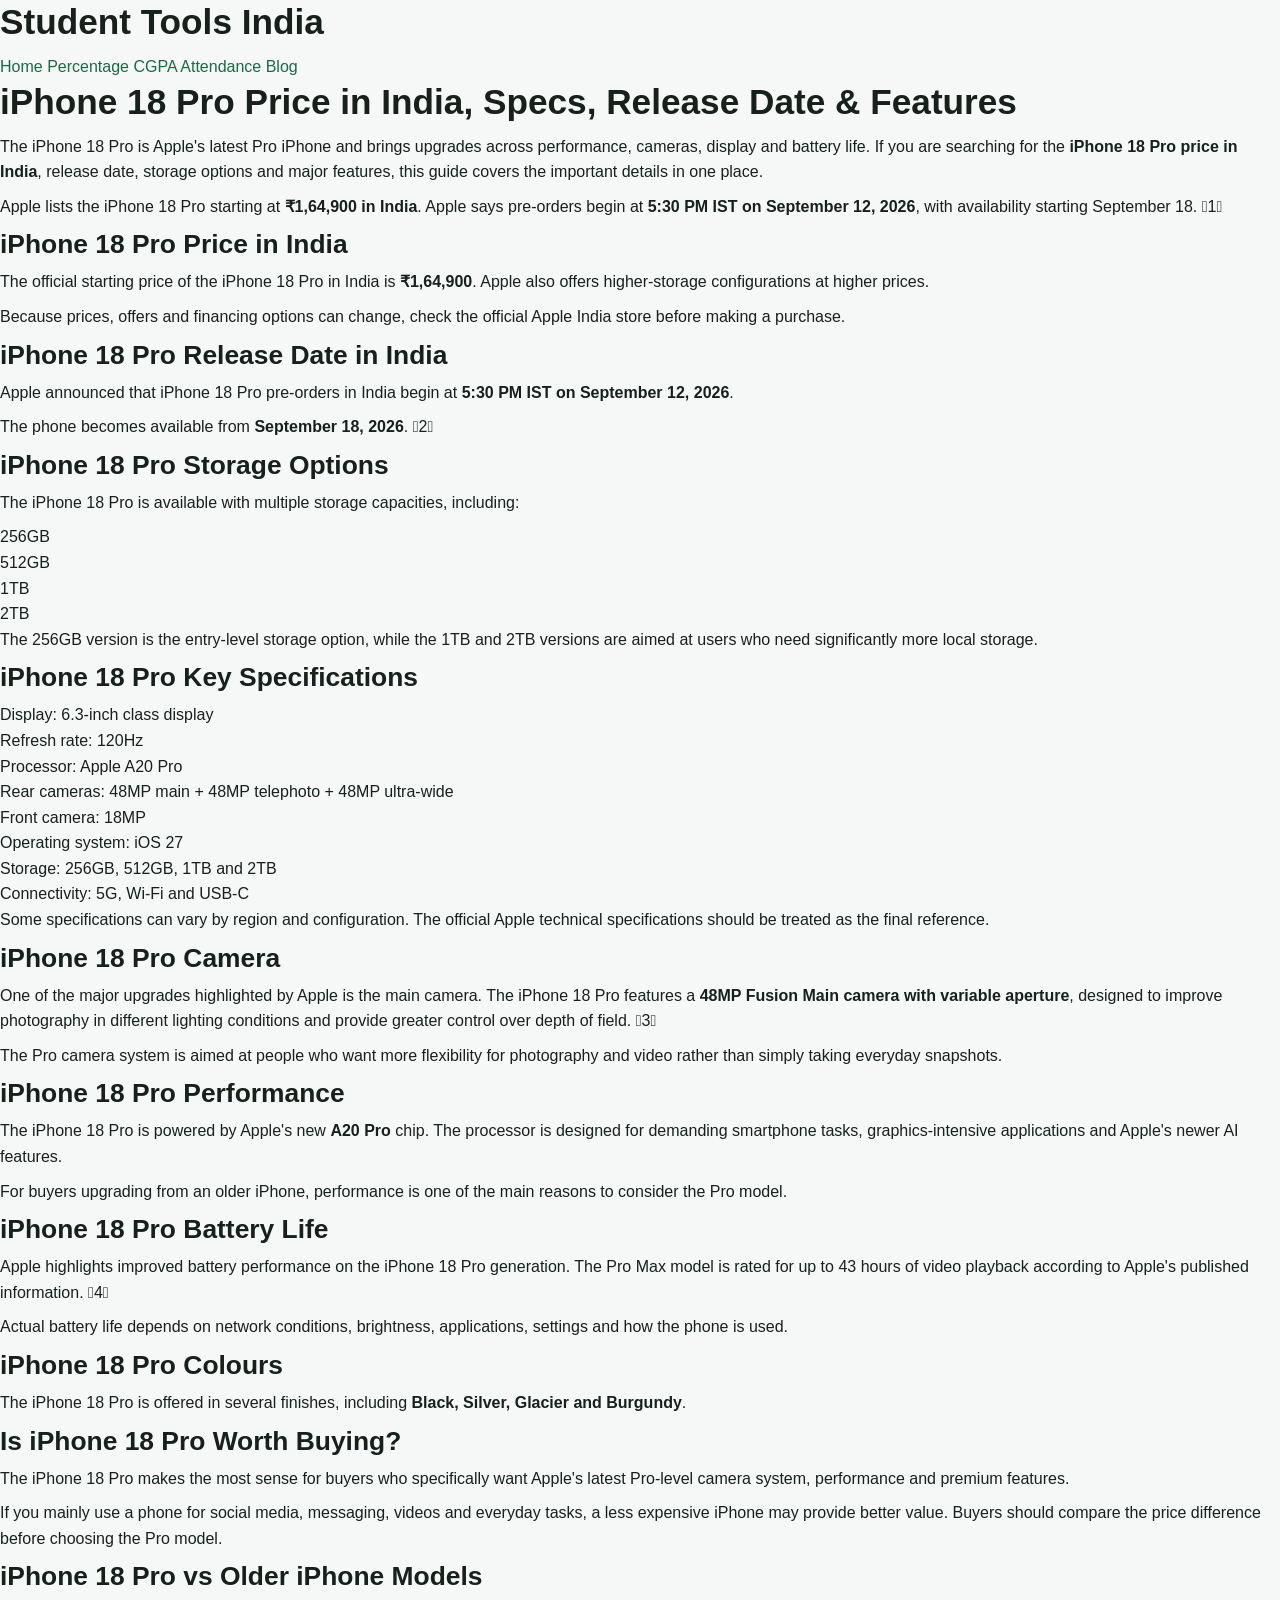
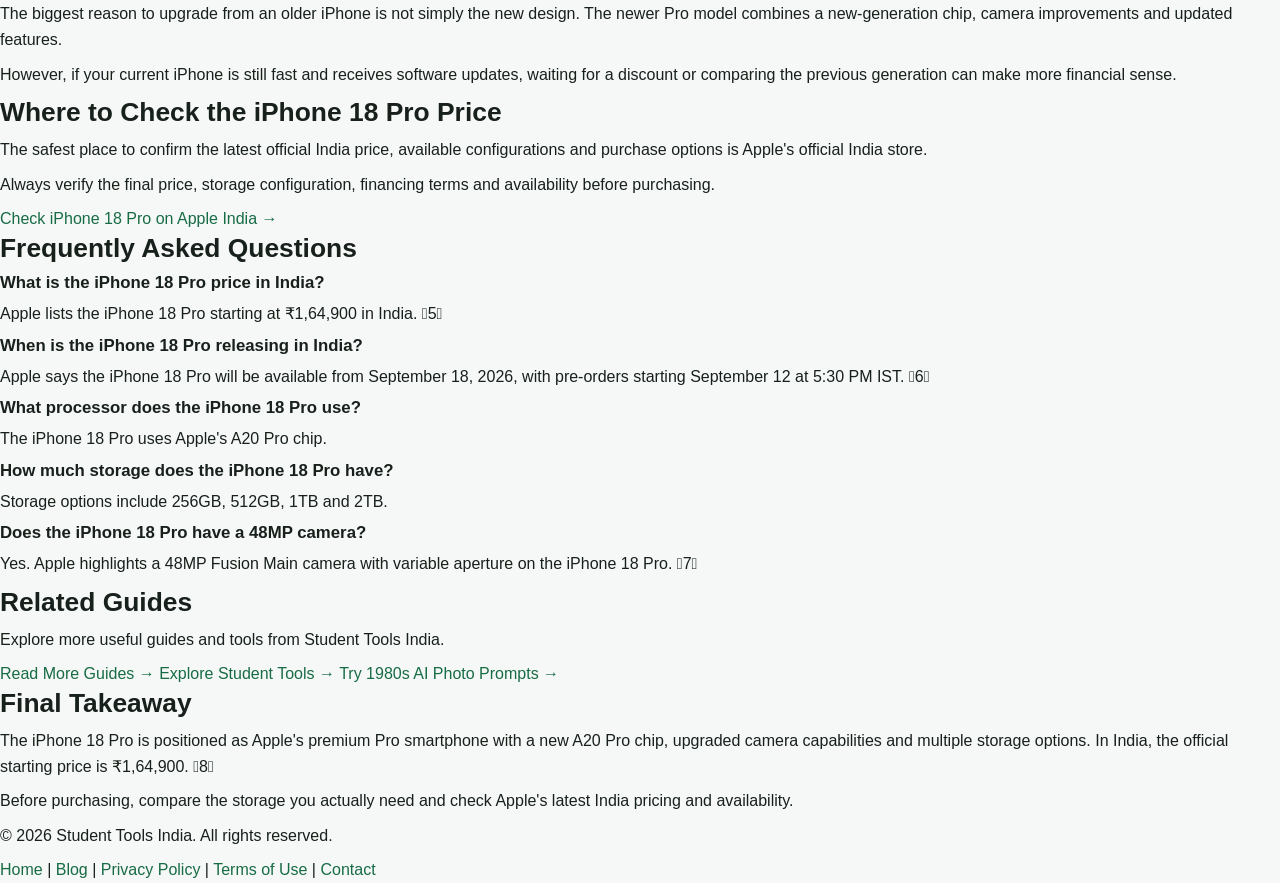
<file: iphone-18-pro-price-india.html>
<!DOCTYPE html>
<html lang="en">
<head>
  <meta charset="UTF-8">

  <meta name="viewport" content="width=device-width, initial-scale=1.0">

  <title>iPhone 18 Pro Price in India, Specs, Release Date & Features</title>

  <meta name="description" content="Check the latest iPhone 18 Pro price in India, release date, storage options, camera features, display, A20 Pro chip and key specifications.">

  <meta name="robots" content="index, follow">

  <link rel="canonical" href="https://pawandasilawaymaker.github.io/Studenttools-India/iphone-18-pro-price-india.html">

  <!-- Google tag (gtag.js) -->
  <script async src="https://www.googletagmanager.com/gtag/js?id=G-XETMCBKCVT"></script>
  <script>
    window.dataLayer = window.dataLayer || [];
    function gtag(){dataLayer.push(arguments);}
    gtag('js', new Date());
    gtag('config', 'G-XETMCBKCVT');
  </script>

  <link rel="stylesheet" href="style.css">
</head>

<body>

<header>
  <h1>Student Tools India</h1>

  <nav>
    <a href="index.html">Home</a>
    <a href="index.html#percentage">Percentage</a>
    <a href="index.html#cgpa">CGPA</a>
    <a href="index.html#attendance">Attendance</a>
    <a href="blog.html">Blog</a>
  </nav>
</header>

<main>

<article class="article-card">

  <h1>iPhone 18 Pro Price in India, Specs, Release Date & Features</h1>

  <p>
    The iPhone 18 Pro is Apple's latest Pro iPhone and brings upgrades
    across performance, cameras, display and battery life. If you are
    searching for the <strong>iPhone 18 Pro price in India</strong>,
    release date, storage options and major features, this guide covers
    the important details in one place.
  </p>

  <p>
    Apple lists the iPhone 18 Pro starting at
    <strong>₹1,64,900 in India</strong>. Apple says pre-orders begin at
    <strong>5:30 PM IST on September 12, 2026</strong>, with availability
    starting September 18. 1
  </p>

  <section>
    <h2>iPhone 18 Pro Price in India</h2>

    <p>
      The official starting price of the iPhone 18 Pro in India is
      <strong>₹1,64,900</strong>. Apple also offers higher-storage
      configurations at higher prices.
    </p>

    <p>
      Because prices, offers and financing options can change, check the
      official Apple India store before making a purchase.
    </p>
  </section>

  <section>
    <h2>iPhone 18 Pro Release Date in India</h2>

    <p>
      Apple announced that iPhone 18 Pro pre-orders in India begin at
      <strong>5:30 PM IST on September 12, 2026</strong>.
    </p>

    <p>
      The phone becomes available from <strong>September 18, 2026</strong>.
      2
    </p>
  </section>

  <section>
    <h2>iPhone 18 Pro Storage Options</h2>

    <p>
      The iPhone 18 Pro is available with multiple storage capacities,
      including:
    </p>

    <ul>
      <li>256GB</li>
      <li>512GB</li>
      <li>1TB</li>
      <li>2TB</li>
    </ul>

    <p>
      The 256GB version is the entry-level storage option, while the
      1TB and 2TB versions are aimed at users who need significantly
      more local storage.
    </p>
  </section>

  <section>
    <h2>iPhone 18 Pro Key Specifications</h2>

    <ul>
      <li>Display: 6.3-inch class display</li>
      <li>Refresh rate: 120Hz</li>
      <li>Processor: Apple A20 Pro</li>
      <li>Rear cameras: 48MP main + 48MP telephoto + 48MP ultra-wide</li>
      <li>Front camera: 18MP</li>
      <li>Operating system: iOS 27</li>
      <li>Storage: 256GB, 512GB, 1TB and 2TB</li>
      <li>Connectivity: 5G, Wi-Fi and USB-C</li>
    </ul>

    <p>
      Some specifications can vary by region and configuration. The
      official Apple technical specifications should be treated as the
      final reference.
    </p>
  </section>

  <section>
    <h2>iPhone 18 Pro Camera</h2>

    <p>
      One of the major upgrades highlighted by Apple is the main camera.
      The iPhone 18 Pro features a <strong>48MP Fusion Main camera with
      variable aperture</strong>, designed to improve photography in
      different lighting conditions and provide greater control over
      depth of field. 3
    </p>

    <p>
      The Pro camera system is aimed at people who want more flexibility
      for photography and video rather than simply taking everyday
      snapshots.
    </p>
  </section>

  <section>
    <h2>iPhone 18 Pro Performance</h2>

    <p>
      The iPhone 18 Pro is powered by Apple's new <strong>A20 Pro</strong>
      chip. The processor is designed for demanding smartphone tasks,
      graphics-intensive applications and Apple's newer AI features.
    </p>

    <p>
      For buyers upgrading from an older iPhone, performance is one of
      the main reasons to consider the Pro model.
    </p>
  </section>

  <section>
    <h2>iPhone 18 Pro Battery Life</h2>

    <p>
      Apple highlights improved battery performance on the iPhone 18 Pro
      generation. The Pro Max model is rated for up to 43 hours of video
      playback according to Apple's published information. 4
    </p>

    <p>
      Actual battery life depends on network conditions, brightness,
      applications, settings and how the phone is used.
    </p>
  </section>

  <section>
    <h2>iPhone 18 Pro Colours</h2>

    <p>
      The iPhone 18 Pro is offered in several finishes, including
      <strong>Black, Silver, Glacier and Burgundy</strong>.
    </p>
  </section>

  <section>
    <h2>Is iPhone 18 Pro Worth Buying?</h2>

    <p>
      The iPhone 18 Pro makes the most sense for buyers who specifically
      want Apple's latest Pro-level camera system, performance and
      premium features.
    </p>

    <p>
      If you mainly use a phone for social media, messaging, videos and
      everyday tasks, a less expensive iPhone may provide better value.
      Buyers should compare the price difference before choosing the Pro
      model.
    </p>
  </section>

  <section>
    <h2>iPhone 18 Pro vs Older iPhone Models</h2>

    <p>
      The biggest reason to upgrade from an older iPhone is not simply
      the new design. The newer Pro model combines a new-generation chip,
      camera improvements and updated features.
    </p>

    <p>
      However, if your current iPhone is still fast and receives software
      updates, waiting for a discount or comparing the previous generation
      can make more financial sense.
    </p>
  </section>

  <section>
    <h2>Where to Check the iPhone 18 Pro Price</h2>

    <p>
      The safest place to confirm the latest official India price,
      available configurations and purchase options is Apple's official
      India store.
    </p>

    <p>
      Always verify the final price, storage configuration, financing
      terms and availability before purchasing.
    </p>

    <a class="button"
       href="https://www.apple.com/in/shop/buy-iphone/iphone-18-pro/">
      Check iPhone 18 Pro on Apple India →
    </a>
  </section>

  <section>
    <h2>Frequently Asked Questions</h2>

    <h3>What is the iPhone 18 Pro price in India?</h3>
    <p>
      Apple lists the iPhone 18 Pro starting at ₹1,64,900 in India.
      5
    </p>

    <h3>When is the iPhone 18 Pro releasing in India?</h3>
    <p>
      Apple says the iPhone 18 Pro will be available from September 18,
      2026, with pre-orders starting September 12 at 5:30 PM IST.
      6
    </p>

    <h3>What processor does the iPhone 18 Pro use?</h3>
    <p>
      The iPhone 18 Pro uses Apple's A20 Pro chip.
    </p>

    <h3>How much storage does the iPhone 18 Pro have?</h3>
    <p>
      Storage options include 256GB, 512GB, 1TB and 2TB.
    </p>

    <h3>Does the iPhone 18 Pro have a 48MP camera?</h3>
    <p>
      Yes. Apple highlights a 48MP Fusion Main camera with variable
      aperture on the iPhone 18 Pro. 7
    </p>
  </section>

  <section>
    <h2>Related Guides</h2>

    <p>
      Explore more useful guides and tools from Student Tools India.
    </p>

    <a class="button" href="blog.html">
      Read More Guides →
    </a>

    <a class="button" href="index.html">
      Explore Student Tools →
    </a>

    <a class="button" href="1980s-ai-photo-prompts.html">
      Try 1980s AI Photo Prompts →
    </a>
  </section>

  <section>
    <h2>Final Takeaway</h2>

    <p>
      The iPhone 18 Pro is positioned as Apple's premium Pro smartphone
      with a new A20 Pro chip, upgraded camera capabilities and multiple
      storage options. In India, the official starting price is ₹1,64,900.
      8
    </p>

    <p>
      Before purchasing, compare the storage you actually need and check
      Apple's latest India pricing and availability.
    </p>
  </section>

</article>

</main>

<footer>
  <p>© 2026 Student Tools India. All rights reserved.</p>

  <a href="index.html">Home</a> |
  <a href="blog.html">Blog</a> |
  <a href="privacy.html">Privacy Policy</a> |
  <a href="terms.html">Terms of Use</a> |
  <a href="contact.html">Contact</a>
</footer>

</body>
</html>
</file>
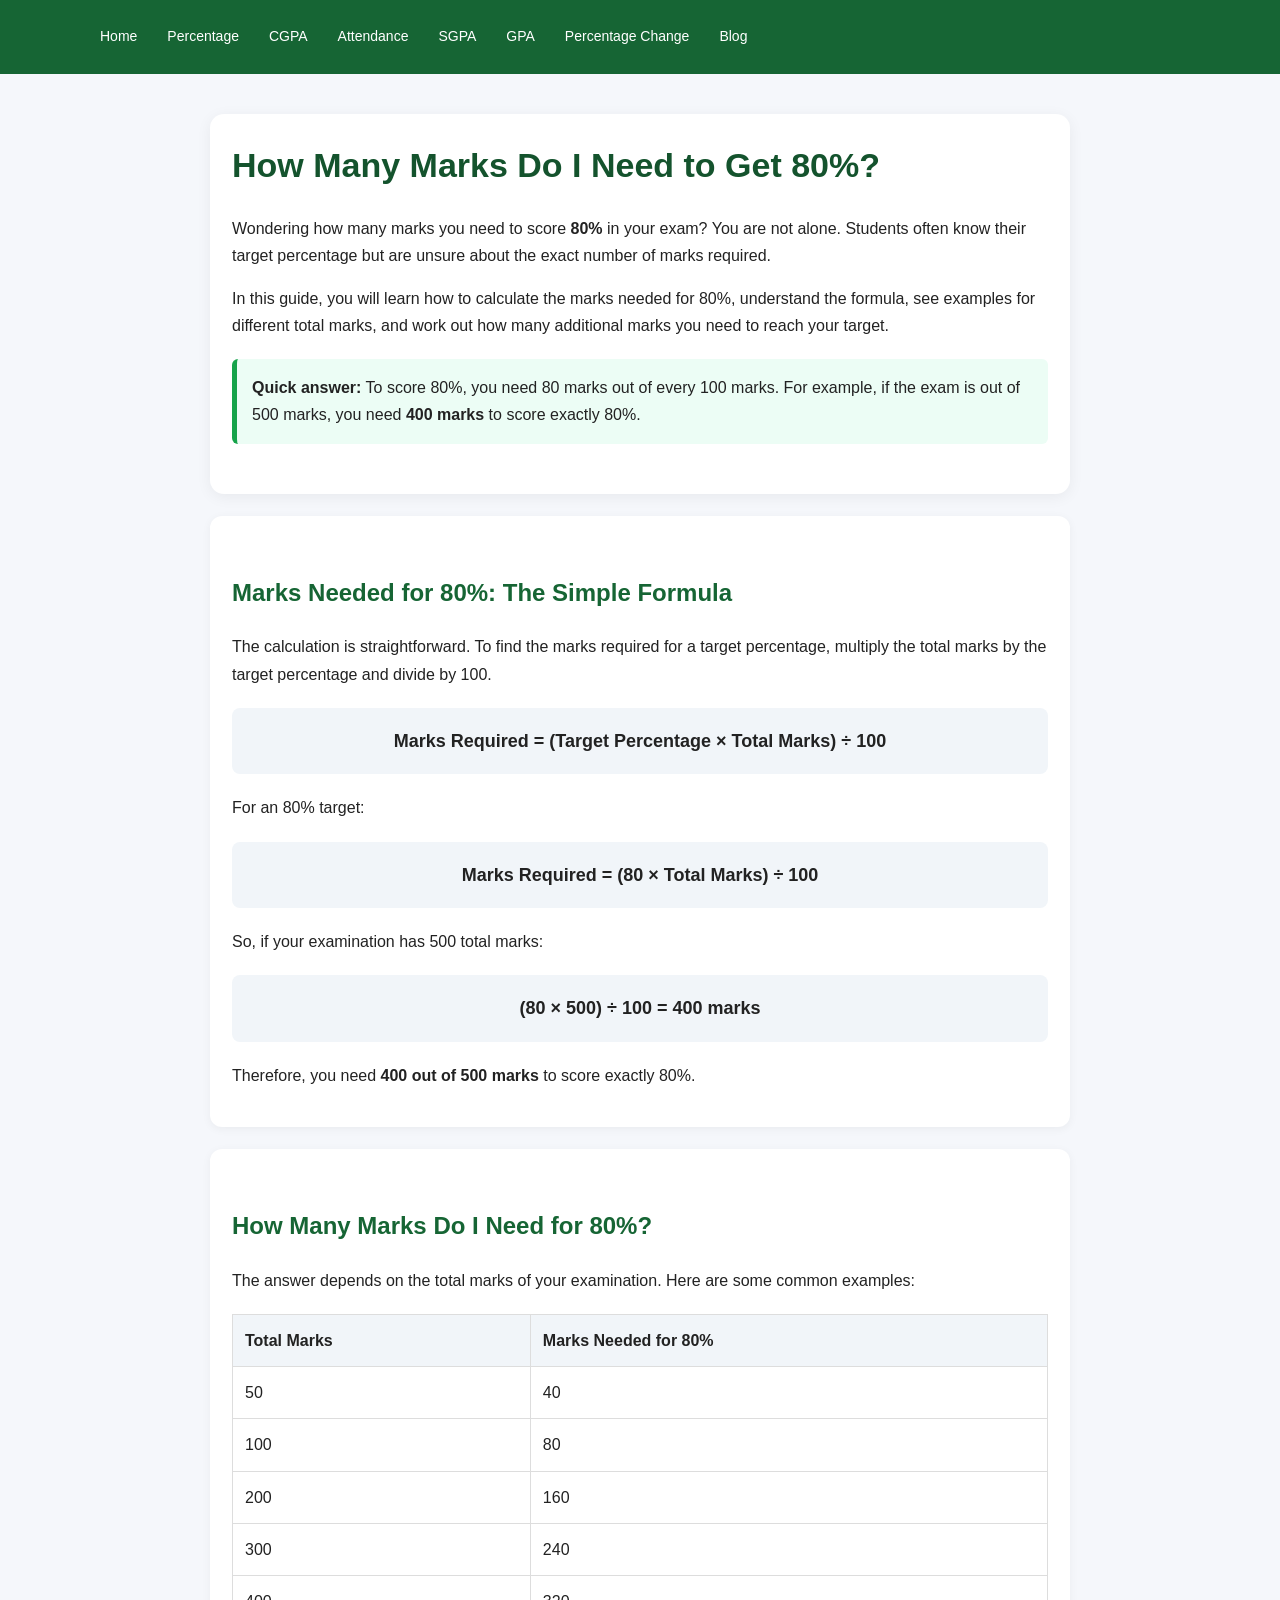
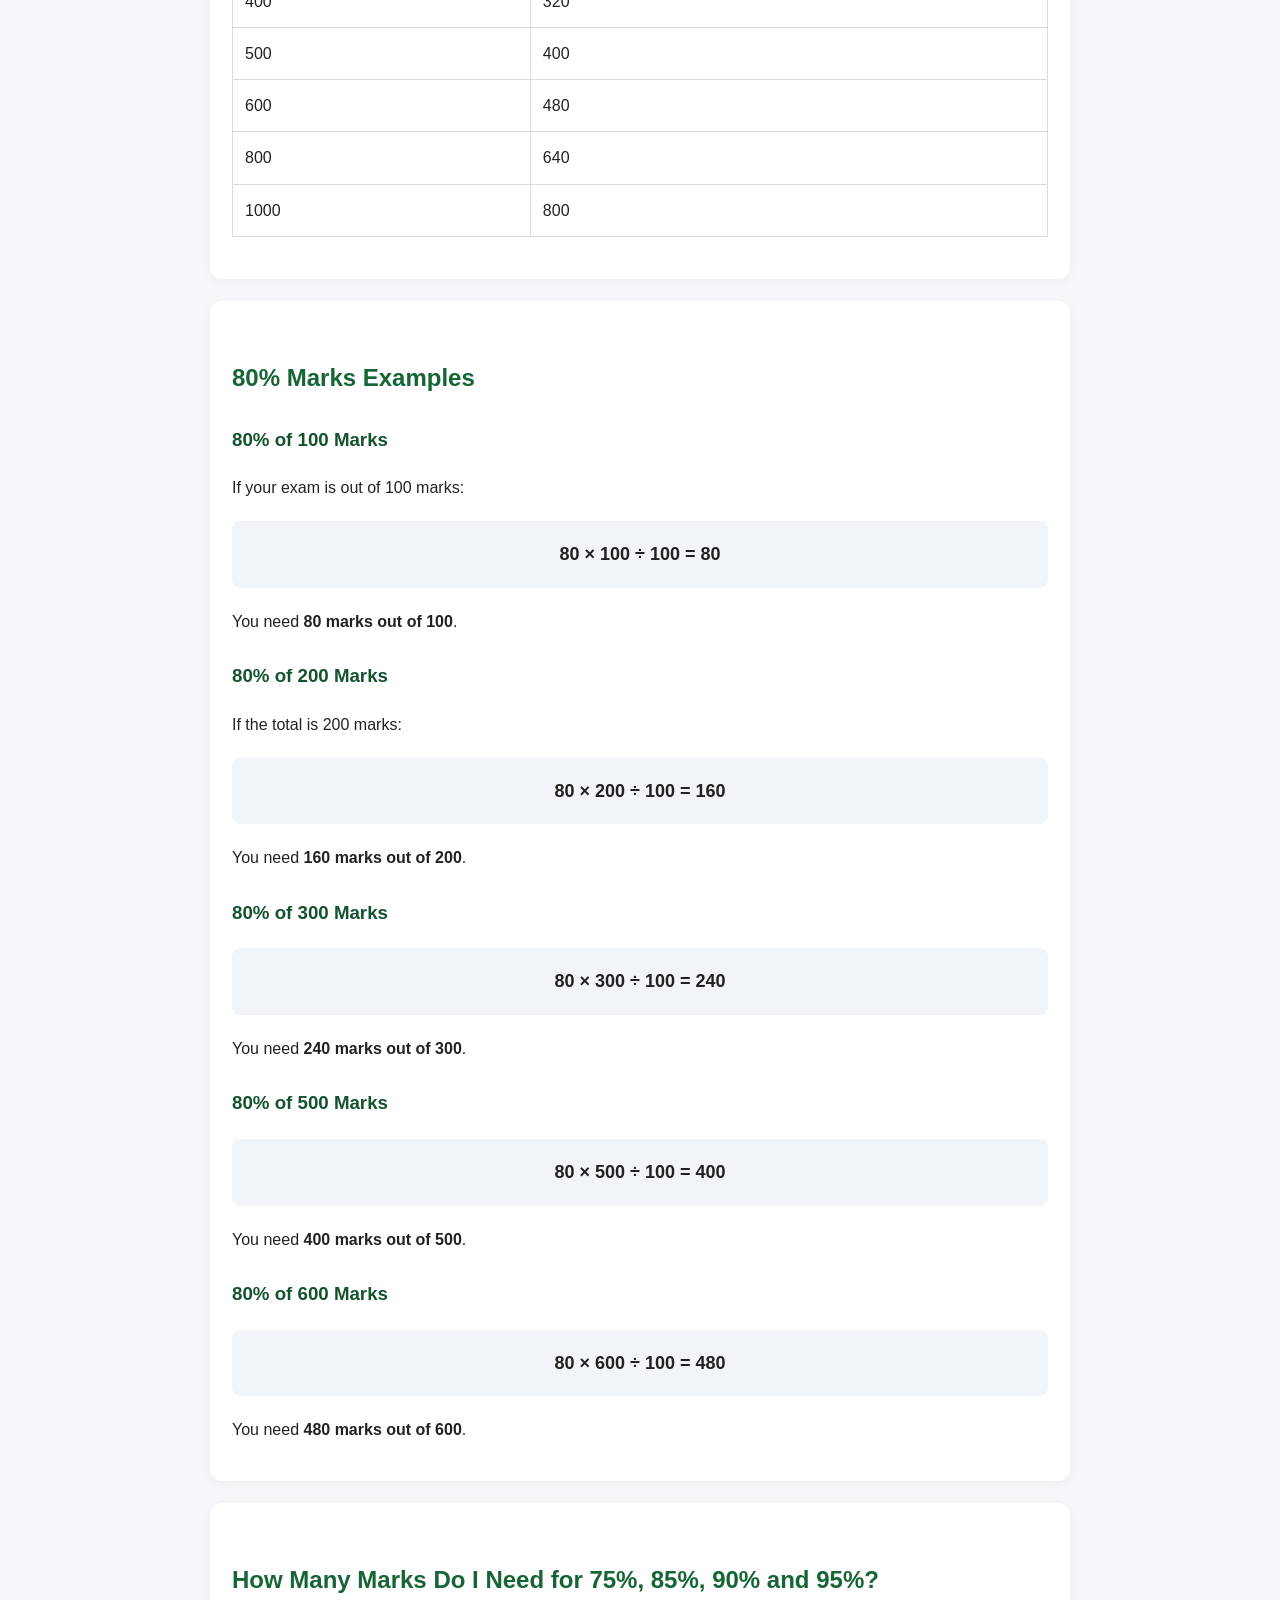
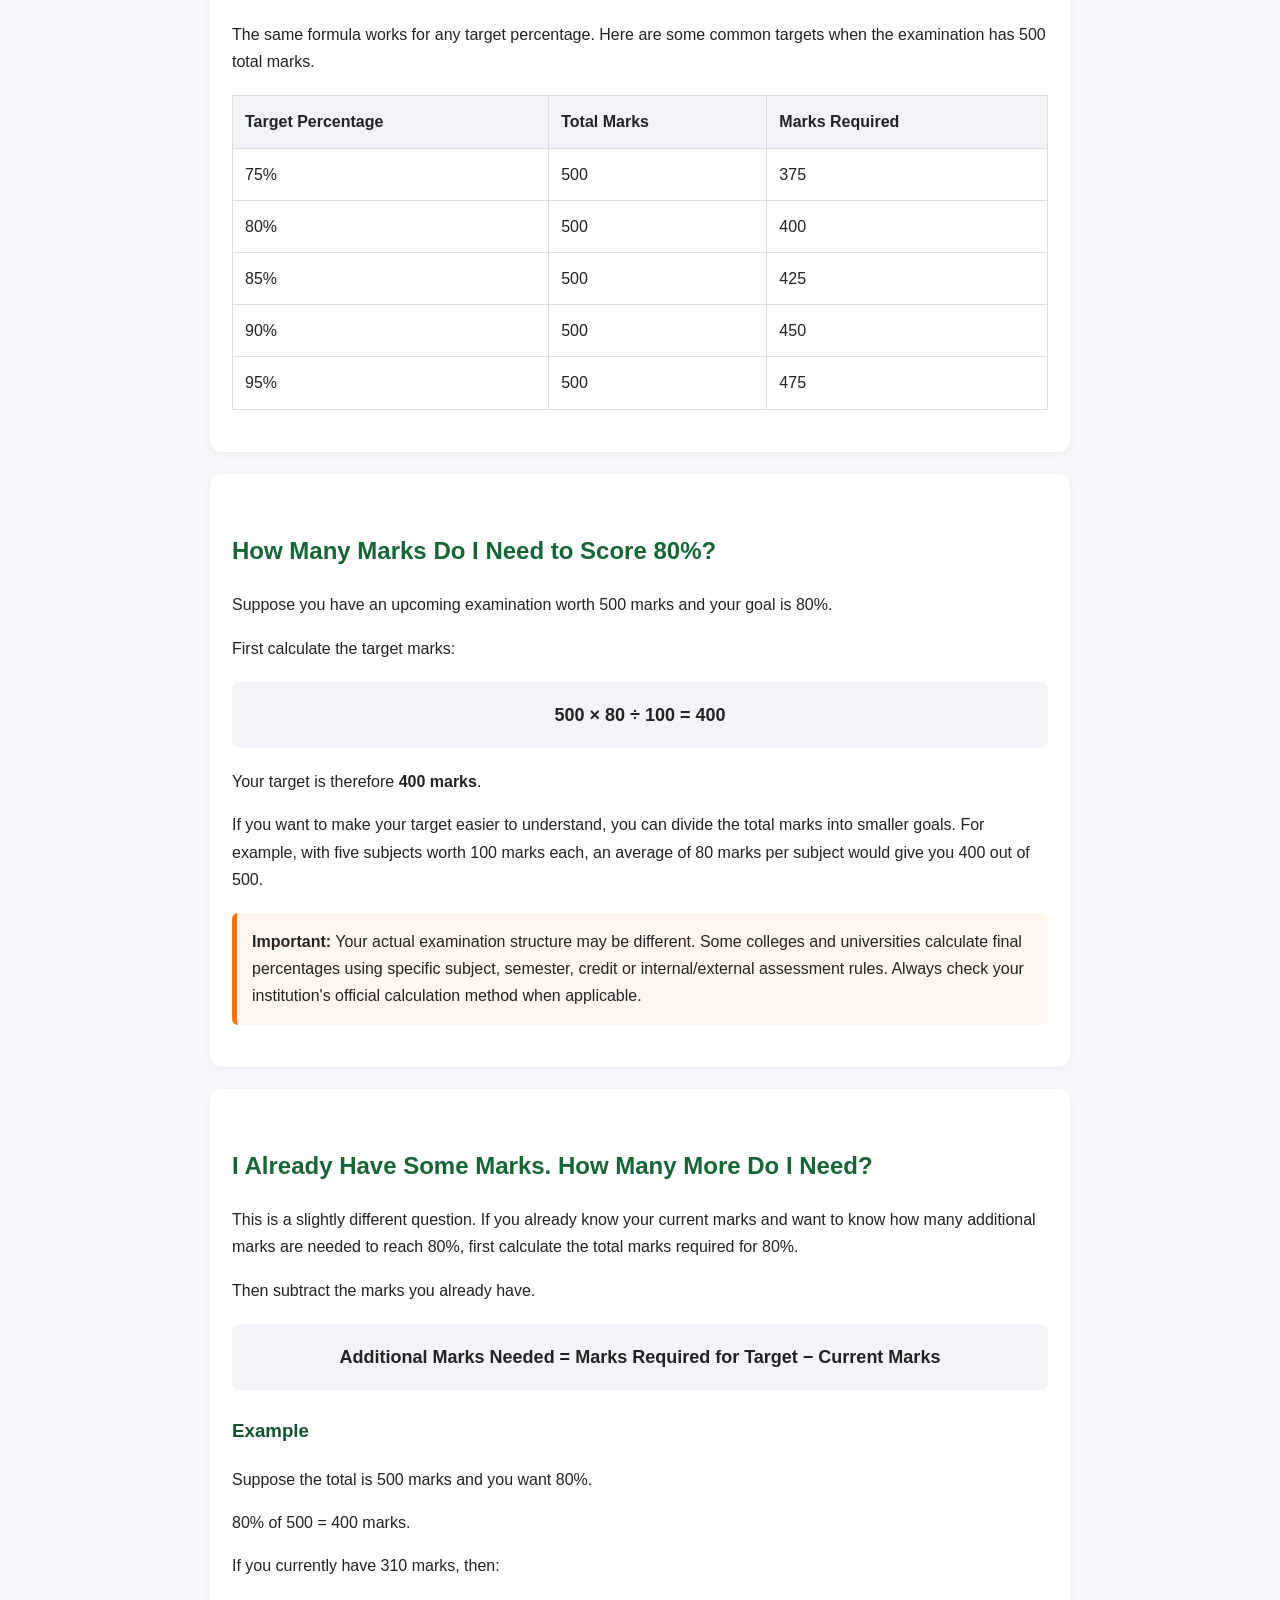
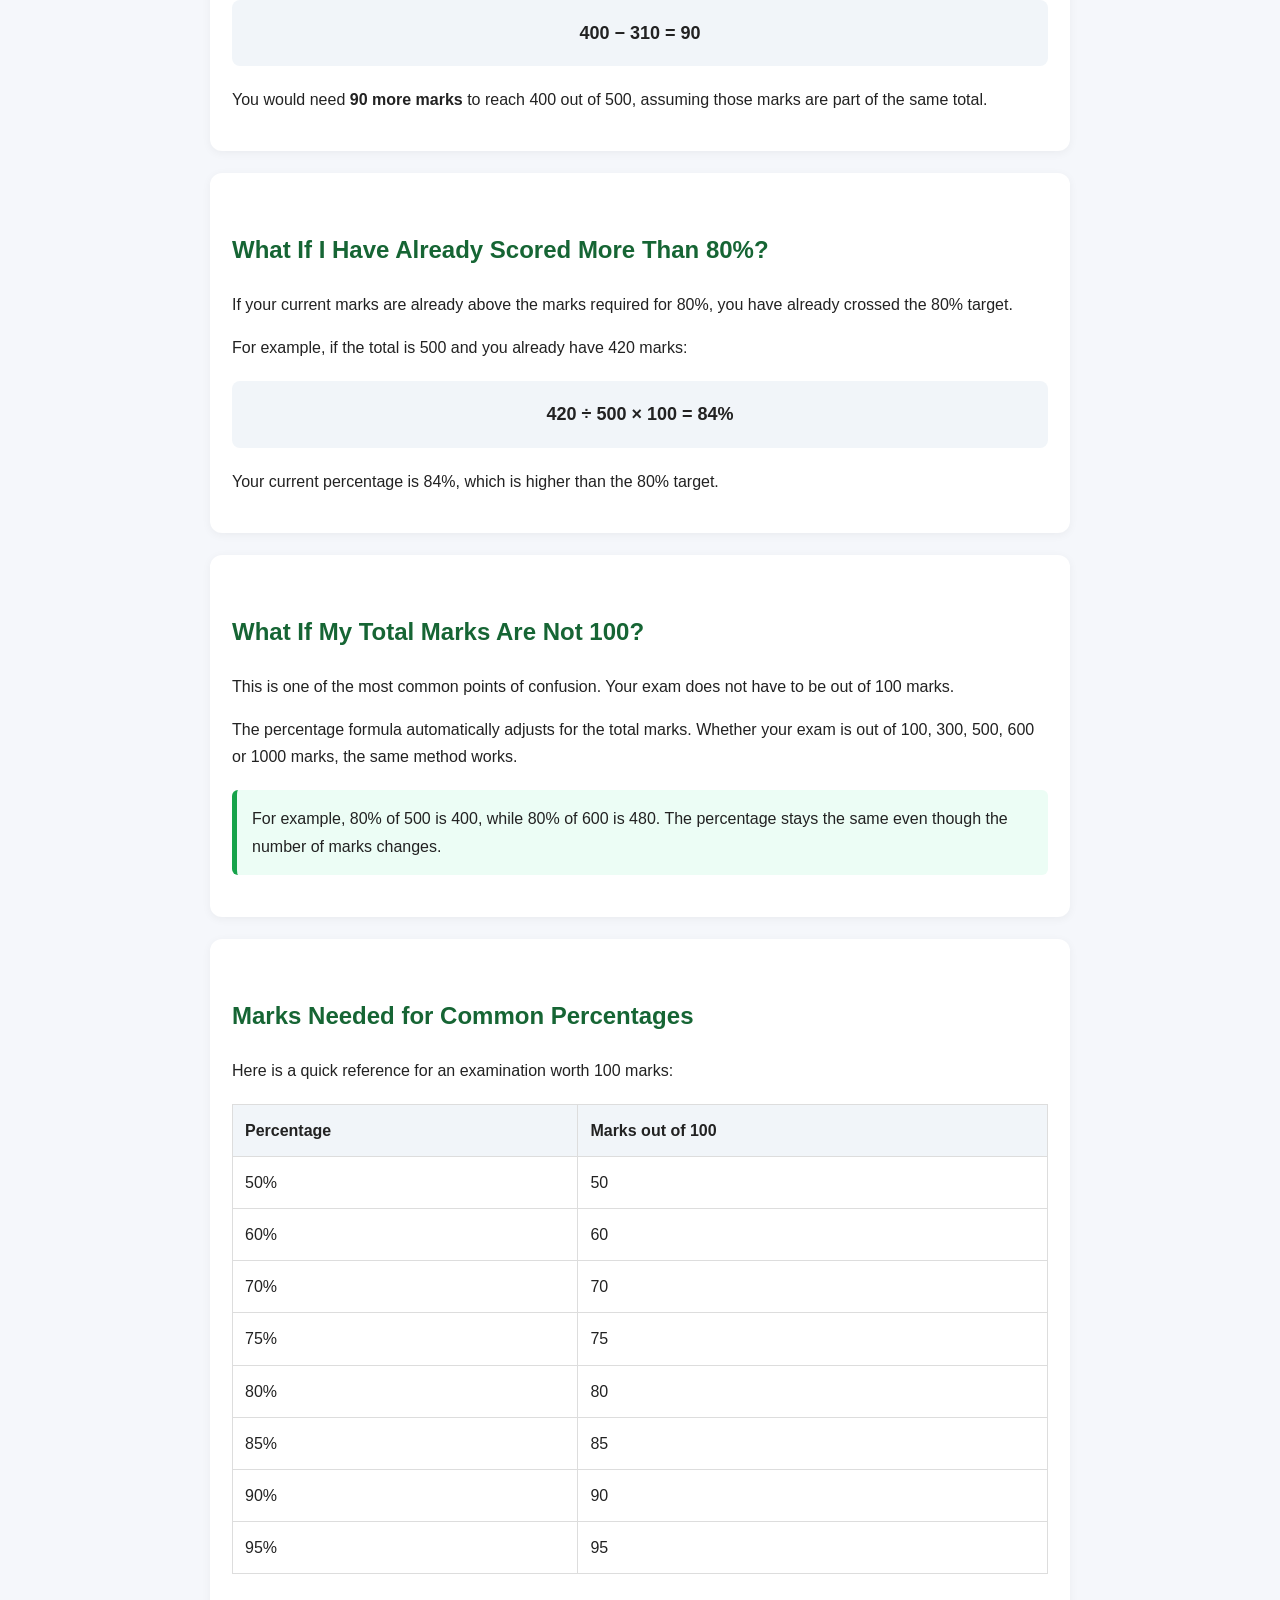
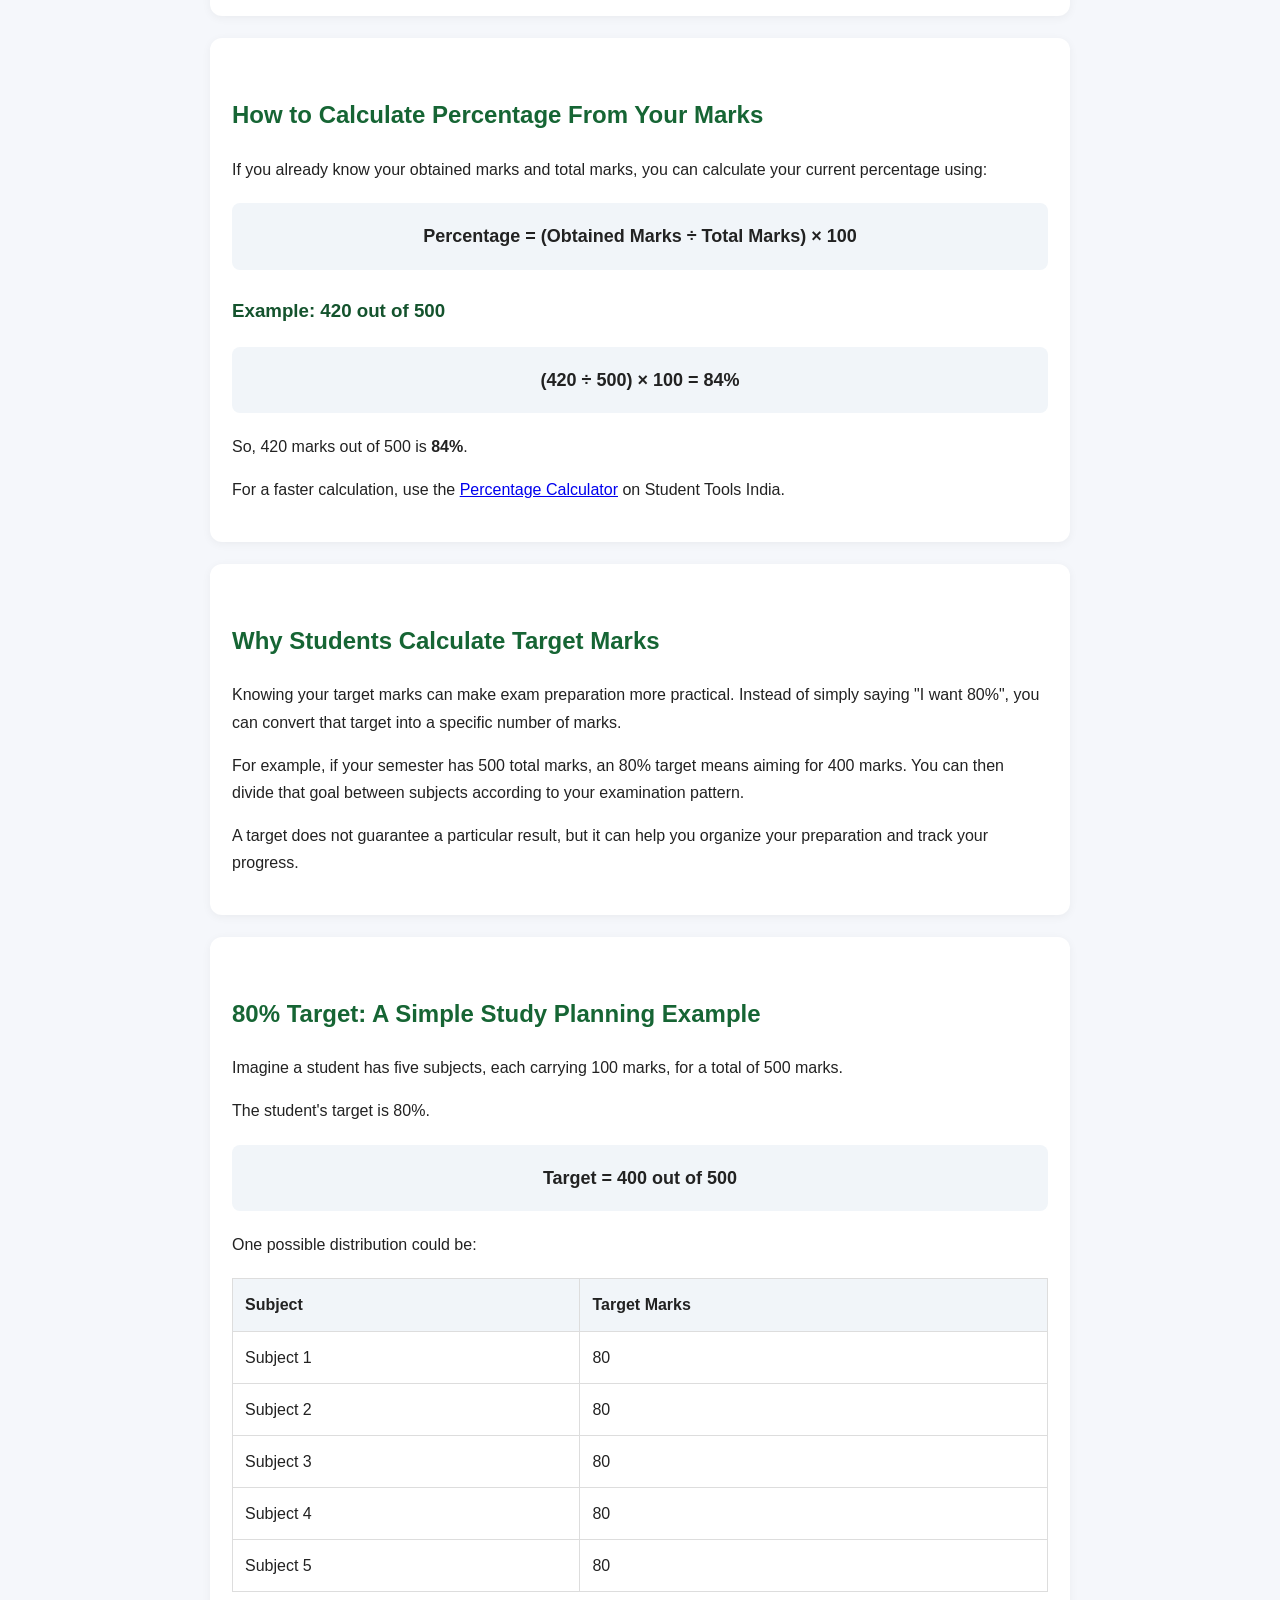
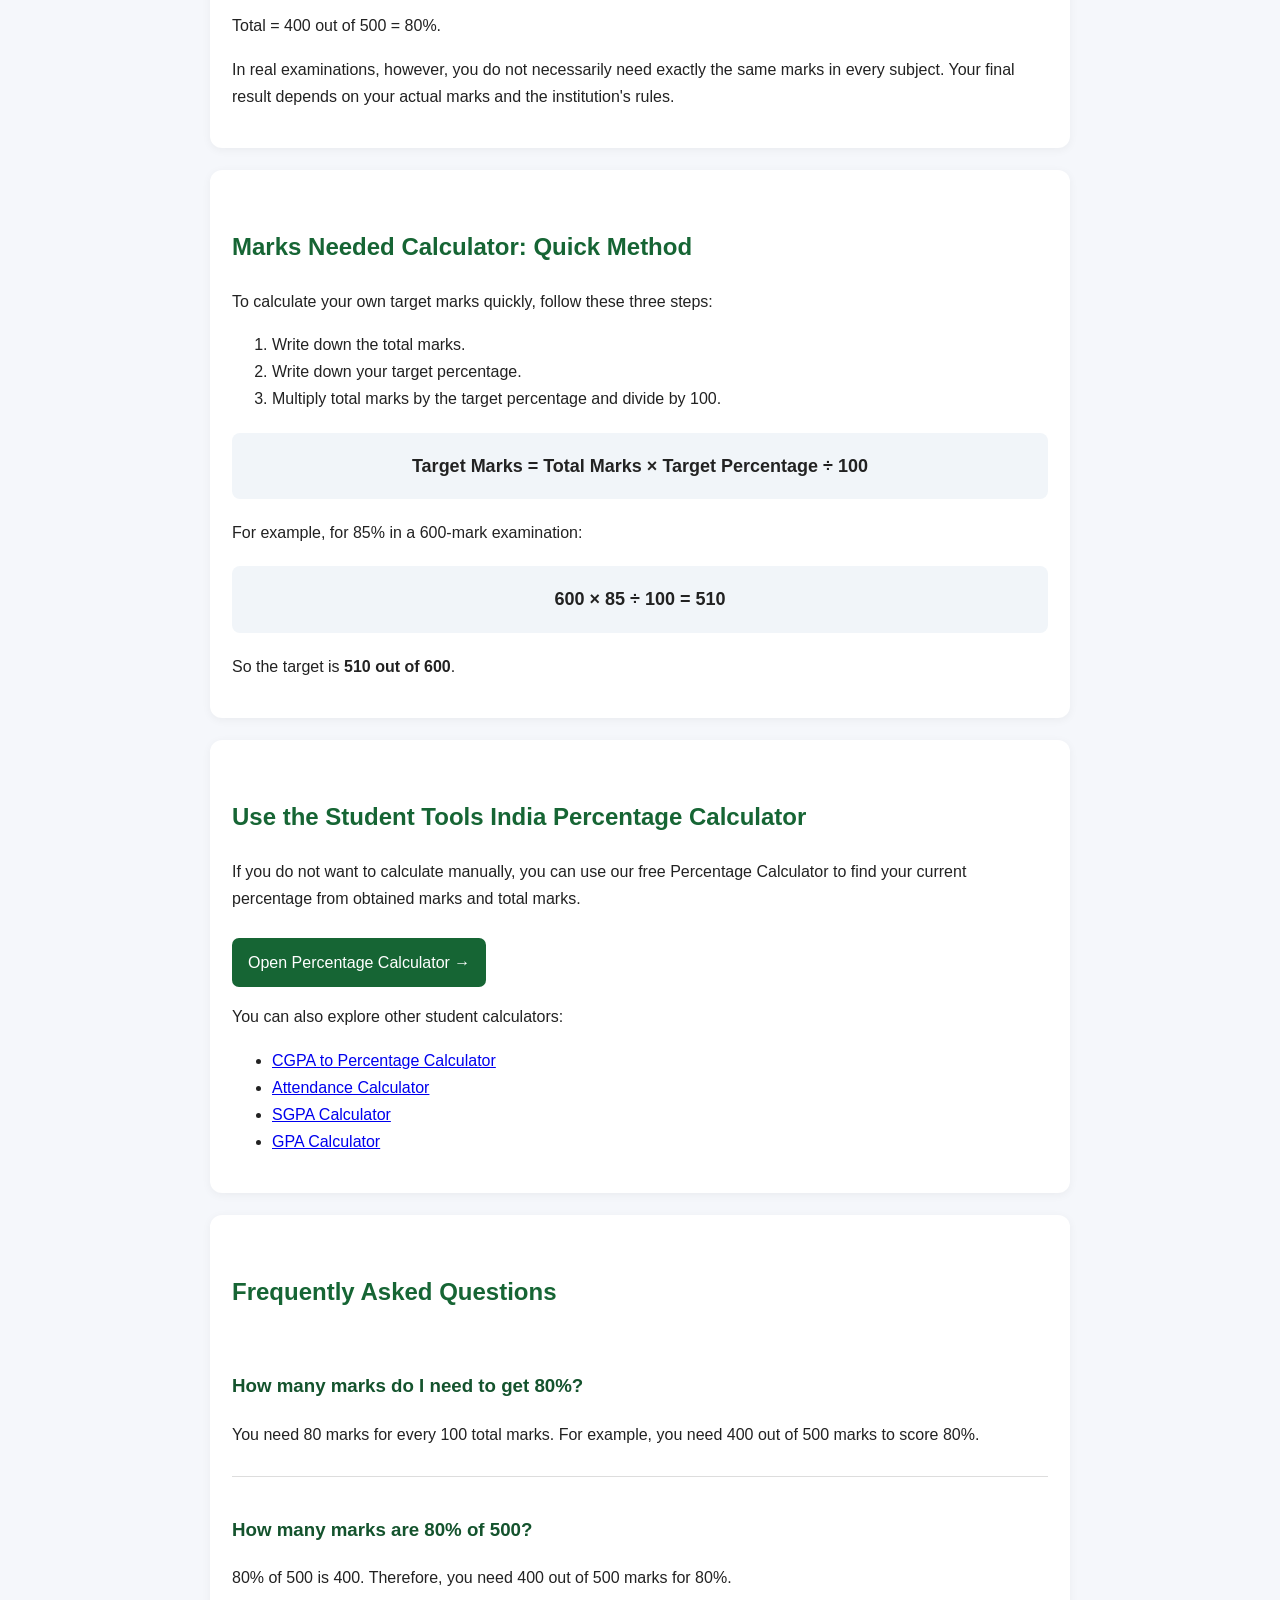
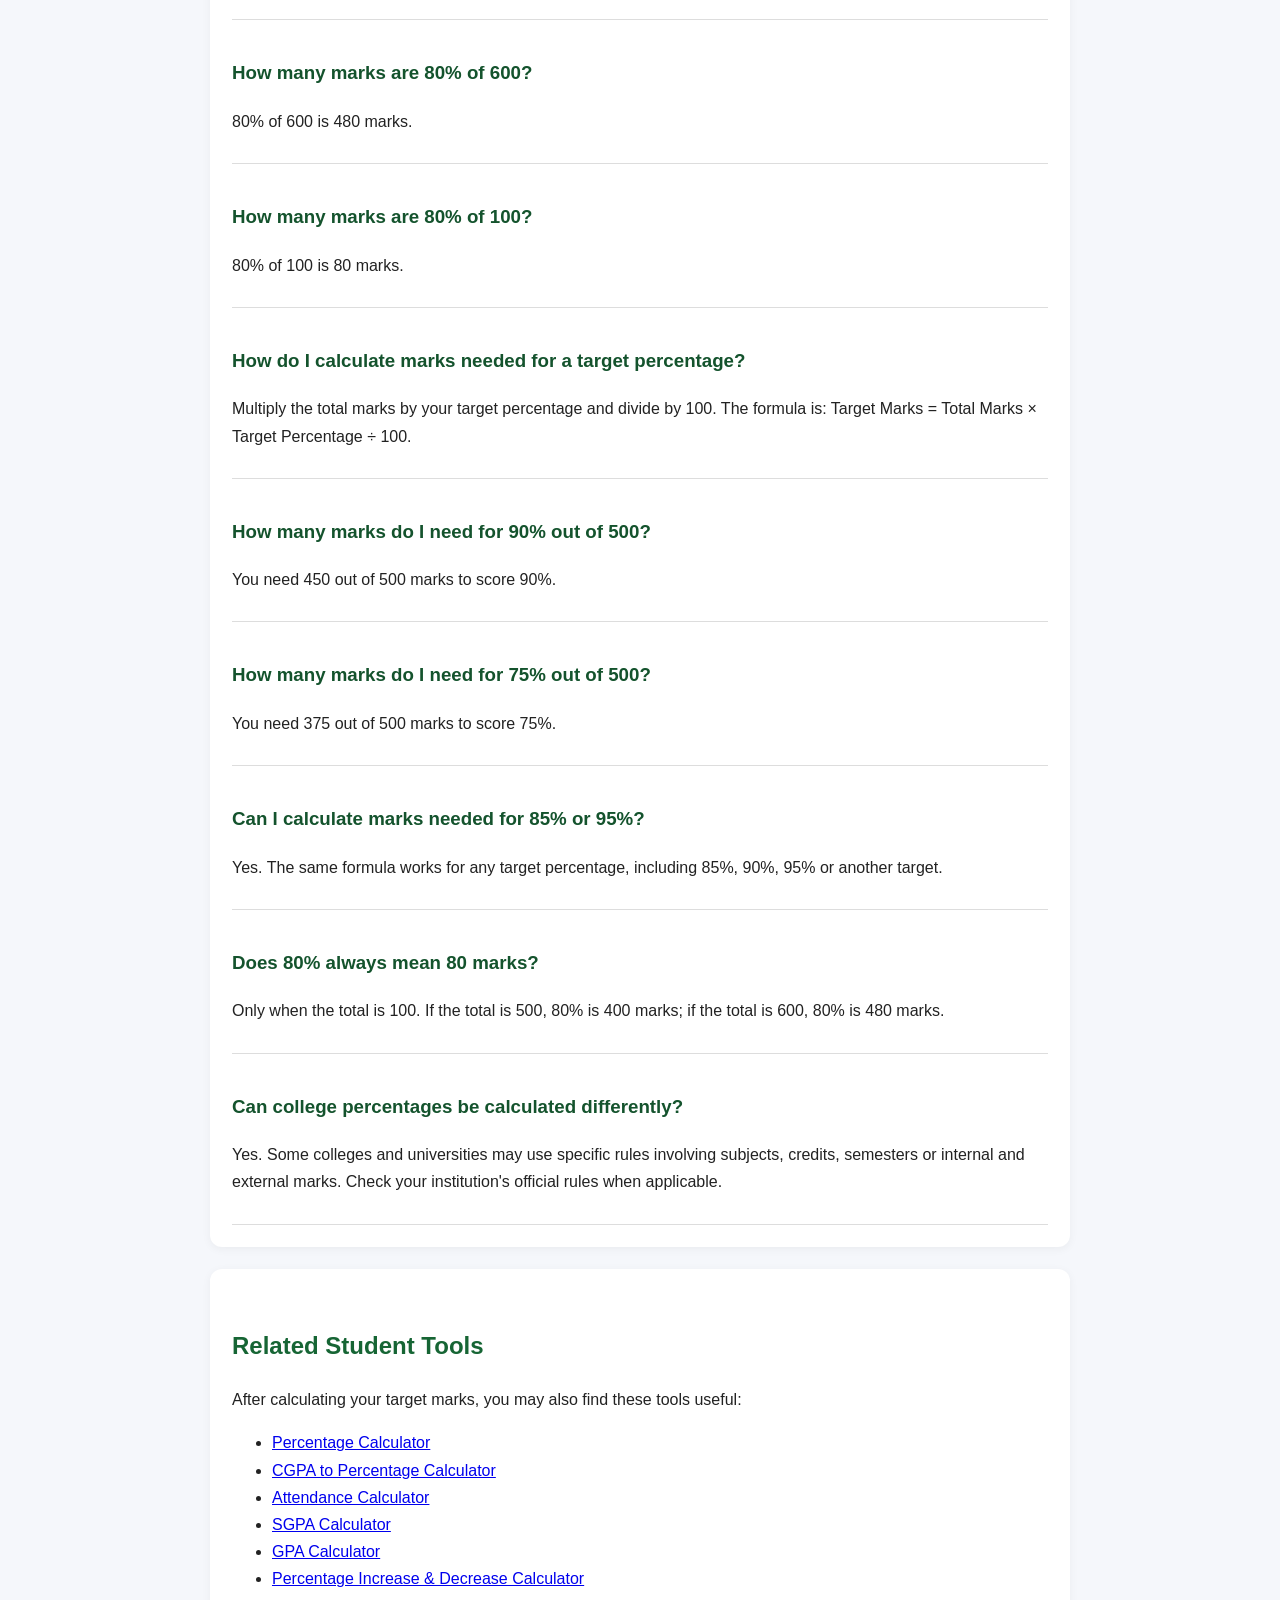
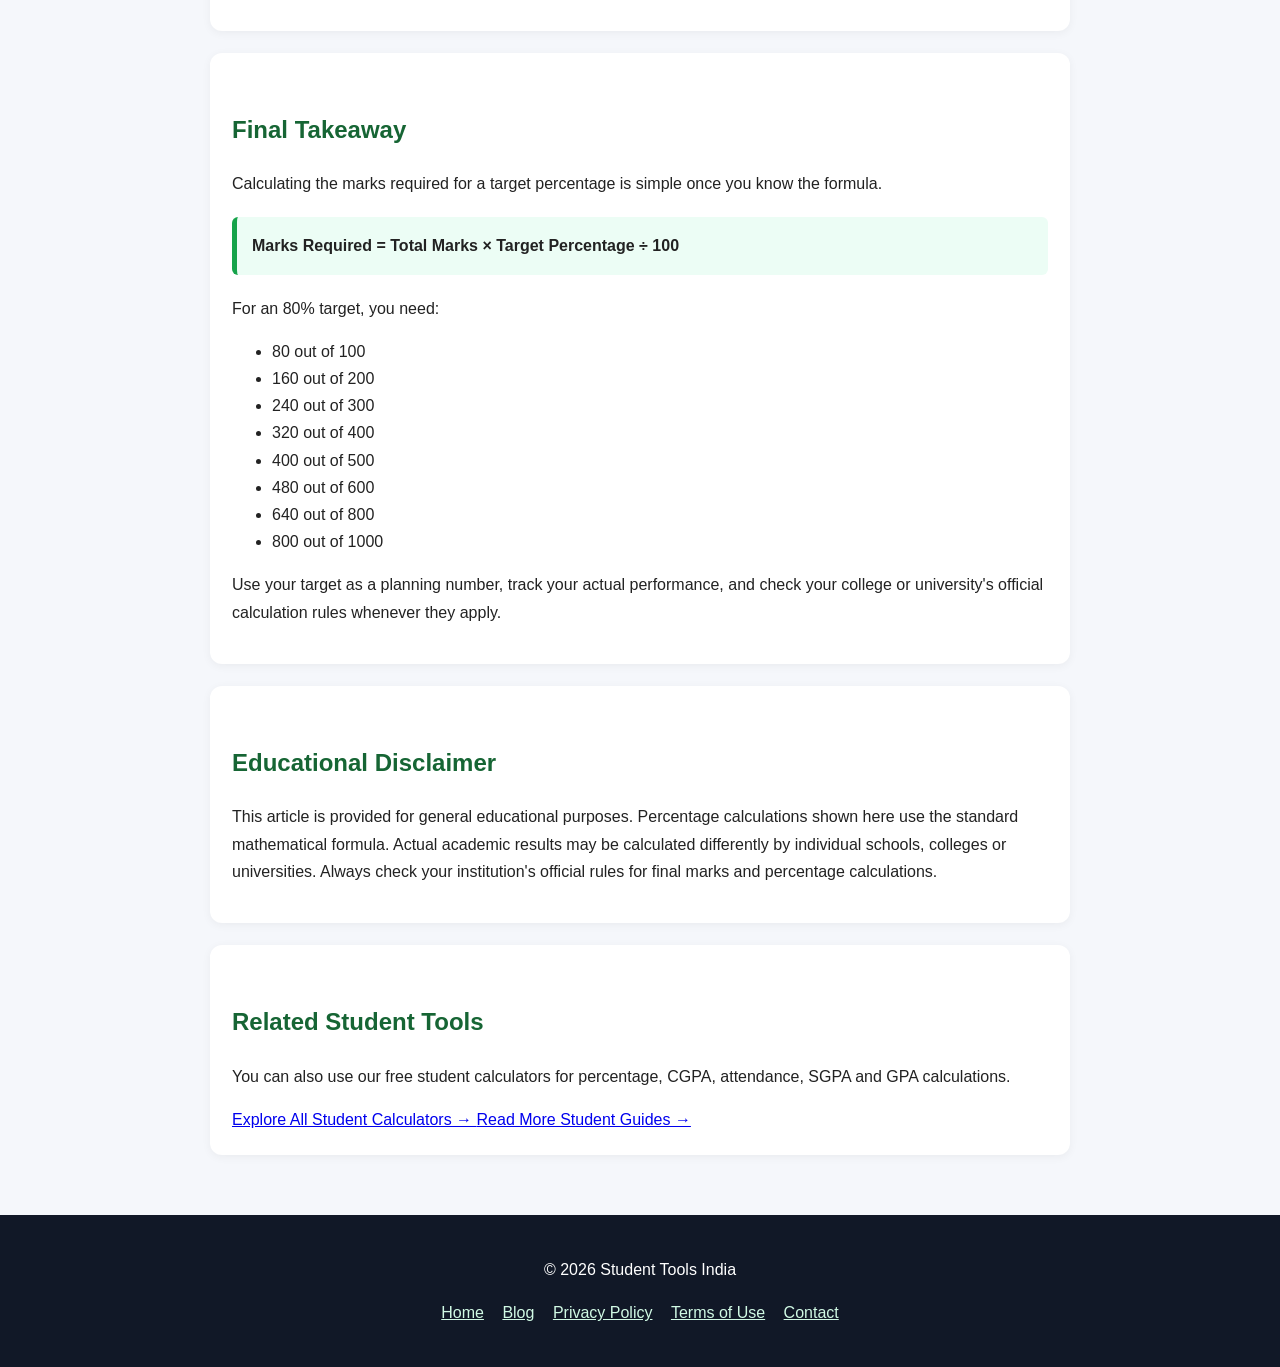
<file: marks-needed-for-80-percent.html>
<!DOCTYPE html>
<html lang="en">
<head>
  <meta charset="UTF-8">

  <title>How Many Marks Do I Need to Get 80%? Marks Needed Calculator | Student Tools India</title>

  <meta name="description" content="Find out how many marks you need to score 80%, 75%, 85%, 90% or 95%. Learn the marks needed formula with examples for 100, 200, 300, 500, 600 and 1000 total marks.">

  <meta name="robots" content="index, follow">

  <link rel="canonical" href="https://pawandasilawaymaker.github.io/Studenttools-India/marks-needed-for-80-percent.html">

  <meta property="og:title" content="How Many Marks Do I Need to Get 80%?">
  <meta property="og:description" content="Calculate how many marks you need to reach 80% and other target percentages with simple examples.">
  <meta property="og:type" content="article">
  <meta property="og:url" content="https://pawandasilawaymaker.github.io/Studenttools-India/marks-needed-for-80-percent.html">

  <meta name="viewport" content="width=device-width, initial-scale=1.0">

  <style>
    * {
      box-sizing: border-box;
    }

    body {
      margin: 0;
      font-family: Arial, sans-serif;
      background: #f5f7fb;
      color: #222;
      line-height: 1.7;
    }

    header {
      background: #166534;
      color: white;
      padding: 18px 15px;
    }

    .nav {
      max-width: 1100px;
      margin: auto;
      display: flex;
      flex-wrap: wrap;
      gap: 10px;
    }

    .nav a {
      color: white;
      text-decoration: none;
      padding: 7px 10px;
      border-radius: 6px;
      font-size: 14px;
    }

    .nav a:hover {
      background: rgba(255,255,255,0.15);
    }

    .container {
      max-width: 900px;
      margin: auto;
      padding: 20px;
    }

    .hero {
      background: white;
      padding: 30px 22px;
      border-radius: 14px;
      margin-top: 20px;
      box-shadow: 0 3px 15px rgba(0,0,0,0.06);
    }

    h1 {
      font-size: 34px;
      line-height: 1.25;
      margin-top: 0;
      color: #14532d;
    }

    h2 {
      color: #166534;
      margin-top: 35px;
    }

    h3 {
      color: #14532d;
      margin-top: 25px;
    }

    .card {
      background: white;
      padding: 22px;
      border-radius: 12px;
      margin-top: 22px;
      box-shadow: 0 2px 10px rgba(0,0,0,0.05);
    }

    .highlight {
      background: #ecfdf5;
      border-left: 5px solid #16a34a;
      padding: 15px;
      margin: 20px 0;
      border-radius: 6px;
    }

    .warning {
      background: #fff7ed;
      border-left: 5px solid #f97316;
      padding: 15px;
      margin: 20px 0;
      border-radius: 6px;
    }

    .formula {
      background: #f1f5f9;
      padding: 18px;
      border-radius: 8px;
      font-weight: bold;
      text-align: center;
      font-size: 18px;
      margin: 20px 0;
    }

    table {
      width: 100%;
      border-collapse: collapse;
      margin: 20px 0;
      background: white;
    }

    th,
    td {
      border: 1px solid #ddd;
      padding: 12px;
      text-align: left;
    }

    th {
      background: #f1f5f9;
    }

    .btn {
      display: inline-block;
      background: #166534;
      color: white;
      text-decoration: none;
      padding: 11px 16px;
      border-radius: 7px;
      margin-top: 10px;
    }

    .btn:hover {
      background: #14532d;
    }

    .faq {
      border-bottom: 1px solid #ddd;
      padding: 12px 0;
    }

    footer {
      margin-top: 40px;
      background: #111827;
      color: white;
      padding: 25px 15px;
      text-align: center;
    }

    footer a {
      color: #d1fae5;
      margin: 0 7px;
    }

    @media (max-width: 600px) {
      h1 {
        font-size: 27px;
      }

      .container {
        padding: 12px;
      }

      .hero,
      .card {
        padding: 18px;
      }

      table {
        font-size: 14px;
      }
    }
  </style>
 <!-- Google tag (gtag.js) -->
<script async src="https://www.googletagmanager.com/gtag/js?id=G-XETMCBKCVT"></script>
<script>
  window.dataLayer = window.dataLayer || [];
  function gtag(){dataLayer.push(arguments);}
  gtag('js', new Date());
  gtag('config', 'G-XETMCBKCVT');
</script> 
</head>

<body>

<header>
  <nav class="nav">
    <a href="index.html">Home</a>
    <a href="index.html#percentage">Percentage</a>
    <a href="index.html#cgpa">CGPA</a>
    <a href="index.html#attendance">Attendance</a>
    <a href="index.html#sgpa">SGPA</a>
    <a href="index.html#gpa">GPA</a>
    <a href="index.html#percent-change">Percentage Change</a>
    <a href="blog.html">Blog</a>
  </nav>
</header>

<main class="container">

  <section class="hero">

    <h1>How Many Marks Do I Need to Get 80%?</h1>

    <p>
      Wondering how many marks you need to score <strong>80%</strong> in your
      exam? You are not alone. Students often know their target percentage but
      are unsure about the exact number of marks required.
    </p>

    <p>
      In this guide, you will learn how to calculate the marks needed for
      80%, understand the formula, see examples for different total marks,
      and work out how many additional marks you need to reach your target.
    </p>

    <div class="highlight">
      <strong>Quick answer:</strong>
      To score 80%, you need 80 marks out of every 100 marks.
      For example, if the exam is out of 500 marks, you need
      <strong>400 marks</strong> to score exactly 80%.
    </div>

  </section>


  <section class="card">

    <h2>Marks Needed for 80%: The Simple Formula</h2>

    <p>
      The calculation is straightforward. To find the marks required for a
      target percentage, multiply the total marks by the target percentage
      and divide by 100.
    </p>

    <div class="formula">
      Marks Required = (Target Percentage × Total Marks) ÷ 100
    </div>

    <p>
      For an 80% target:
    </p>

    <div class="formula">
      Marks Required = (80 × Total Marks) ÷ 100
    </div>

    <p>
      So, if your examination has 500 total marks:
    </p>

    <div class="formula">
      (80 × 500) ÷ 100 = 400 marks
    </div>

    <p>
      Therefore, you need <strong>400 out of 500 marks</strong> to score
      exactly 80%.
    </p>

  </section>


  <section class="card">

    <h2>How Many Marks Do I Need for 80%?</h2>

    <p>
      The answer depends on the total marks of your examination.
      Here are some common examples:
    </p>

    <table>
      <thead>
        <tr>
          <th>Total Marks</th>
          <th>Marks Needed for 80%</th>
        </tr>
      </thead>

      <tbody>
        <tr>
          <td>50</td>
          <td>40</td>
        </tr>

        <tr>
          <td>100</td>
          <td>80</td>
        </tr>

        <tr>
          <td>200</td>
          <td>160</td>
        </tr>

        <tr>
          <td>300</td>
          <td>240</td>
        </tr>

        <tr>
          <td>400</td>
          <td>320</td>
        </tr>

        <tr>
          <td>500</td>
          <td>400</td>
        </tr>

        <tr>
          <td>600</td>
          <td>480</td>
        </tr>

        <tr>
          <td>800</td>
          <td>640</td>
        </tr>

        <tr>
          <td>1000</td>
          <td>800</td>
        </tr>
      </tbody>
    </table>

  </section>


  <section class="card">

    <h2>80% Marks Examples</h2>

    <h3>80% of 100 Marks</h3>

    <p>
      If your exam is out of 100 marks:
    </p>

    <div class="formula">
      80 × 100 ÷ 100 = 80
    </div>

    <p>
      You need <strong>80 marks out of 100</strong>.
    </p>


    <h3>80% of 200 Marks</h3>

    <p>
      If the total is 200 marks:
    </p>

    <div class="formula">
      80 × 200 ÷ 100 = 160
    </div>

    <p>
      You need <strong>160 marks out of 200</strong>.
    </p>


    <h3>80% of 300 Marks</h3>

    <div class="formula">
      80 × 300 ÷ 100 = 240
    </div>

    <p>
      You need <strong>240 marks out of 300</strong>.
    </p>


    <h3>80% of 500 Marks</h3>

    <div class="formula">
      80 × 500 ÷ 100 = 400
    </div>

    <p>
      You need <strong>400 marks out of 500</strong>.
    </p>


    <h3>80% of 600 Marks</h3>

    <div class="formula">
      80 × 600 ÷ 100 = 480
    </div>

    <p>
      You need <strong>480 marks out of 600</strong>.
    </p>

  </section>


  <section class="card">

    <h2>How Many Marks Do I Need for 75%, 85%, 90% and 95%?</h2>

    <p>
      The same formula works for any target percentage. Here are some common
      targets when the examination has 500 total marks.
    </p>

    <table>
      <thead>
        <tr>
          <th>Target Percentage</th>
          <th>Total Marks</th>
          <th>Marks Required</th>
        </tr>
      </thead>

      <tbody>
        <tr>
          <td>75%</td>
          <td>500</td>
          <td>375</td>
        </tr>

        <tr>
          <td>80%</td>
          <td>500</td>
          <td>400</td>
        </tr>

        <tr>
          <td>85%</td>
          <td>500</td>
          <td>425</td>
        </tr>

        <tr>
          <td>90%</td>
          <td>500</td>
          <td>450</td>
        </tr>

        <tr>
          <td>95%</td>
          <td>500</td>
          <td>475</td>
        </tr>
      </tbody>
    </table>

  </section>


  <section class="card">

    <h2>How Many Marks Do I Need to Score 80%?</h2>

    <p>
      Suppose you have an upcoming examination worth 500 marks and your goal
      is 80%.
    </p>

    <p>
      First calculate the target marks:
    </p>

    <div class="formula">
      500 × 80 ÷ 100 = 400
    </div>

    <p>
      Your target is therefore <strong>400 marks</strong>.
    </p>

    <p>
      If you want to make your target easier to understand, you can divide
      the total marks into smaller goals. For example, with five subjects
      worth 100 marks each, an average of 80 marks per subject would give
      you 400 out of 500.
    </p>

    <div class="warning">
      <strong>Important:</strong>
      Your actual examination structure may be different. Some colleges and
      universities calculate final percentages using specific subject,
      semester, credit or internal/external assessment rules. Always check
      your institution's official calculation method when applicable.
    </div>

  </section>


  <section class="card">

    <h2>I Already Have Some Marks. How Many More Do I Need?</h2>

    <p>
      This is a slightly different question. If you already know your current
      marks and want to know how many additional marks are needed to reach
      80%, first calculate the total marks required for 80%.
    </p>

    <p>
      Then subtract the marks you already have.
    </p>

    <div class="formula">
      Additional Marks Needed = Marks Required for Target − Current Marks
    </div>

    <h3>Example</h3>

    <p>
      Suppose the total is 500 marks and you want 80%.
    </p>

    <p>
      80% of 500 = 400 marks.
    </p>

    <p>
      If you currently have 310 marks, then:
    </p>

    <div class="formula">
      400 − 310 = 90
    </div>

    <p>
      You would need <strong>90 more marks</strong> to reach 400 out of 500,
      assuming those marks are part of the same total.
    </p>

  </section>


  <section class="card">

    <h2>What If I Have Already Scored More Than 80%?</h2>

    <p>
      If your current marks are already above the marks required for 80%,
      you have already crossed the 80% target.
    </p>

    <p>
      For example, if the total is 500 and you already have 420 marks:
    </p>

    <div class="formula">
      420 ÷ 500 × 100 = 84%
    </div>

    <p>
      Your current percentage is 84%, which is higher than the 80% target.
    </p>

  </section>


  <section class="card">

    <h2>What If My Total Marks Are Not 100?</h2>

    <p>
      This is one of the most common points of confusion.
      Your exam does not have to be out of 100 marks.
    </p>

    <p>
      The percentage formula automatically adjusts for the total marks.
      Whether your exam is out of 100, 300, 500, 600 or 1000 marks, the same
      method works.
    </p>

    <div class="highlight">
      For example, 80% of 500 is 400, while 80% of 600 is 480.
      The percentage stays the same even though the number of marks changes.
    </div>

  </section>


  <section class="card">

    <h2>Marks Needed for Common Percentages</h2>

    <p>
      Here is a quick reference for an examination worth 100 marks:
    </p>

    <table>
      <thead>
        <tr>
          <th>Percentage</th>
          <th>Marks out of 100</th>
        </tr>
      </thead>

      <tbody>
        <tr>
          <td>50%</td>
          <td>50</td>
        </tr>

        <tr>
          <td>60%</td>
          <td>60</td>
        </tr>

        <tr>
          <td>70%</td>
          <td>70</td>
        </tr>

        <tr>
          <td>75%</td>
          <td>75</td>
        </tr>

        <tr>
          <td>80%</td>
          <td>80</td>
        </tr>

        <tr>
          <td>85%</td>
          <td>85</td>
        </tr>

        <tr>
          <td>90%</td>
          <td>90</td>
        </tr>

        <tr>
          <td>95%</td>
          <td>95</td>
        </tr>
      </tbody>
    </table>

  </section>


  <section class="card">

    <h2>How to Calculate Percentage From Your Marks</h2>

    <p>
      If you already know your obtained marks and total marks, you can
      calculate your current percentage using:
    </p>

    <div class="formula">
      Percentage = (Obtained Marks ÷ Total Marks) × 100
    </div>

    <h3>Example: 420 out of 500</h3>

    <div class="formula">
      (420 ÷ 500) × 100 = 84%
    </div>

    <p>
      So, 420 marks out of 500 is <strong>84%</strong>.
    </p>

    <p>
      For a faster calculation, use the
      <a href="index.html#percentage">Percentage Calculator</a>
      on Student Tools India.
    </p>

  </section>


  <section class="card">

    <h2>Why Students Calculate Target Marks</h2>

    <p>
      Knowing your target marks can make exam preparation more practical.
      Instead of simply saying "I want 80%", you can convert that target into
      a specific number of marks.
    </p>

    <p>
      For example, if your semester has 500 total marks, an 80% target means
      aiming for 400 marks. You can then divide that goal between subjects
      according to your examination pattern.
    </p>

    <p>
      A target does not guarantee a particular result, but it can help you
      organize your preparation and track your progress.
    </p>

  </section>


  <section class="card">

    <h2>80% Target: A Simple Study Planning Example</h2>

    <p>
      Imagine a student has five subjects, each carrying 100 marks, for a
      total of 500 marks.
    </p>

    <p>
      The student's target is 80%.
    </p>

    <div class="formula">
      Target = 400 out of 500
    </div>

    <p>
      One possible distribution could be:
    </p>

    <table>
      <thead>
        <tr>
          <th>Subject</th>
          <th>Target Marks</th>
        </tr>
      </thead>

      <tbody>
        <tr>
          <td>Subject 1</td>
          <td>80</td>
        </tr>

        <tr>
          <td>Subject 2</td>
          <td>80</td>
        </tr>

        <tr>
          <td>Subject 3</td>
          <td>80</td>
        </tr>

        <tr>
          <td>Subject 4</td>
          <td>80</td>
        </tr>

        <tr>
          <td>Subject 5</td>
          <td>80</td>
        </tr>
      </tbody>
    </table>

    <p>
      Total = 400 out of 500 = 80%.
    </p>

    <p>
      In real examinations, however, you do not necessarily need exactly the
      same marks in every subject. Your final result depends on your actual
      marks and the institution's rules.
    </p>

  </section>


  <section class="card">

    <h2>Marks Needed Calculator: Quick Method</h2>

    <p>
      To calculate your own target marks quickly, follow these three steps:
    </p>

    <ol>
      <li>Write down the total marks.</li>
      <li>Write down your target percentage.</li>
      <li>Multiply total marks by the target percentage and divide by 100.</li>
    </ol>

    <div class="formula">
      Target Marks = Total Marks × Target Percentage ÷ 100
    </div>

    <p>
      For example, for 85% in a 600-mark examination:
    </p>

    <div class="formula">
      600 × 85 ÷ 100 = 510
    </div>

    <p>
      So the target is <strong>510 out of 600</strong>.
    </p>

  </section>


  <section class="card">

    <h2>Use the Student Tools India Percentage Calculator</h2>

    <p>
      If you do not want to calculate manually, you can use our free
      Percentage Calculator to find your current percentage from obtained
      marks and total marks.
    </p>

    <a href="index.html#percentage" class="btn">
      Open Percentage Calculator →
    </a>

    <p>
      You can also explore other student calculators:
    </p>

    <ul>
      <li>
        <a href="index.html#cgpa">CGPA to Percentage Calculator</a>
      </li>

      <li>
        <a href="index.html#attendance">Attendance Calculator</a>
      </li>

      <li>
        <a href="index.html#sgpa">SGPA Calculator</a>
      </li>

      <li>
        <a href="index.html#gpa">GPA Calculator</a>
      </li>
    </ul>

  </section>


  <section class="card">

    <h2>Frequently Asked Questions</h2>

    <div class="faq">
      <h3>How many marks do I need to get 80%?</h3>
      <p>
        You need 80 marks for every 100 total marks. For example, you need
        400 out of 500 marks to score 80%.
      </p>
    </div>

    <div class="faq">
      <h3>How many marks are 80% of 500?</h3>
      <p>
        80% of 500 is 400. Therefore, you need 400 out of 500 marks for 80%.
      </p>
    </div>

    <div class="faq">
      <h3>How many marks are 80% of 600?</h3>
      <p>
        80% of 600 is 480 marks.
      </p>
    </div>

    <div class="faq">
      <h3>How many marks are 80% of 100?</h3>
      <p>
        80% of 100 is 80 marks.
      </p>
    </div>

    <div class="faq">
      <h3>How do I calculate marks needed for a target percentage?</h3>
      <p>
        Multiply the total marks by your target percentage and divide by 100.
        The formula is: Target Marks = Total Marks × Target Percentage ÷ 100.
      </p>
    </div>

    <div class="faq">
      <h3>How many marks do I need for 90% out of 500?</h3>
      <p>
        You need 450 out of 500 marks to score 90%.
      </p>
    </div>

    <div class="faq">
      <h3>How many marks do I need for 75% out of 500?</h3>
      <p>
        You need 375 out of 500 marks to score 75%.
      </p>
    </div>

    <div class="faq">
      <h3>Can I calculate marks needed for 85% or 95%?</h3>
      <p>
        Yes. The same formula works for any target percentage, including 85%,
        90%, 95% or another target.
      </p>
    </div>

    <div class="faq">
      <h3>Does 80% always mean 80 marks?</h3>
      <p>
        Only when the total is 100. If the total is 500, 80% is 400 marks;
        if the total is 600, 80% is 480 marks.
      </p>
    </div>

    <div class="faq">
      <h3>Can college percentages be calculated differently?</h3>
      <p>
        Yes. Some colleges and universities may use specific rules involving
        subjects, credits, semesters or internal and external marks. Check
        your institution's official rules when applicable.
      </p>
    </div>

  </section>


  <section class="card">

    <h2>Related Student Tools</h2>

    <p>
      After calculating your target marks, you may also find these tools useful:
    </p>

    <ul>
      <li>
        <a href="index.html#percentage">Percentage Calculator</a>
      </li>

      <li>
        <a href="index.html#cgpa">CGPA to Percentage Calculator</a>
      </li>

      <li>
        <a href="index.html#attendance">Attendance Calculator</a>
      </li>

      <li>
        <a href="index.html#sgpa">SGPA Calculator</a>
      </li>

      <li>
        <a href="index.html#gpa">GPA Calculator</a>
      </li>

      <li>
        <a href="index.html#percent-change">
          Percentage Increase & Decrease Calculator
        </a>
      </li>
    </ul>

  </section>


  <section class="card">

    <h2>Final Takeaway</h2>

    <p>
      Calculating the marks required for a target percentage is simple once
      you know the formula.
    </p>

    <div class="highlight">
      <strong>Marks Required = Total Marks × Target Percentage ÷ 100</strong>
    </div>

    <p>
      For an 80% target, you need:
    </p>

    <ul>
      <li>80 out of 100</li>
      <li>160 out of 200</li>
      <li>240 out of 300</li>
      <li>320 out of 400</li>
      <li>400 out of 500</li>
      <li>480 out of 600</li>
      <li>640 out of 800</li>
      <li>800 out of 1000</li>
    </ul>

    <p>
      Use your target as a planning number, track your actual performance,
      and check your college or university's official calculation rules
      whenever they apply.
    </p>

  </section>


  <section class="card">

    <h2>Educational Disclaimer</h2>

    <p>
      This article is provided for general educational purposes. Percentage
      calculations shown here use the standard mathematical formula. Actual
      academic results may be calculated differently by individual schools,
      colleges or universities. Always check your institution's official
      rules for final marks and percentage calculations.
    </p>

  </section>
<section class="card">

  <h2>Related Student Tools</h2>

  <p>
    You can also use our free student calculators for percentage, CGPA,
    attendance, SGPA and GPA calculations.
  </p>

  <a class="button" href="index.html">
    Explore All Student Calculators →
  </a>

  <a class="button" href="blog.html">
    Read More Student Guides →
  </a>

</section>
</main>


<footer>

  <p>
    © 2026 Student Tools India
  </p>

  <p>
    <a href="index.html">Home</a>
    <a href="blog.html">Blog</a>
    <a href="privacy.html">Privacy Policy</a>
    <a href="terms.html">Terms of Use</a>
    <a href="contact.html">Contact</a>
  </p>

</footer>

</body>
</html>
</file>
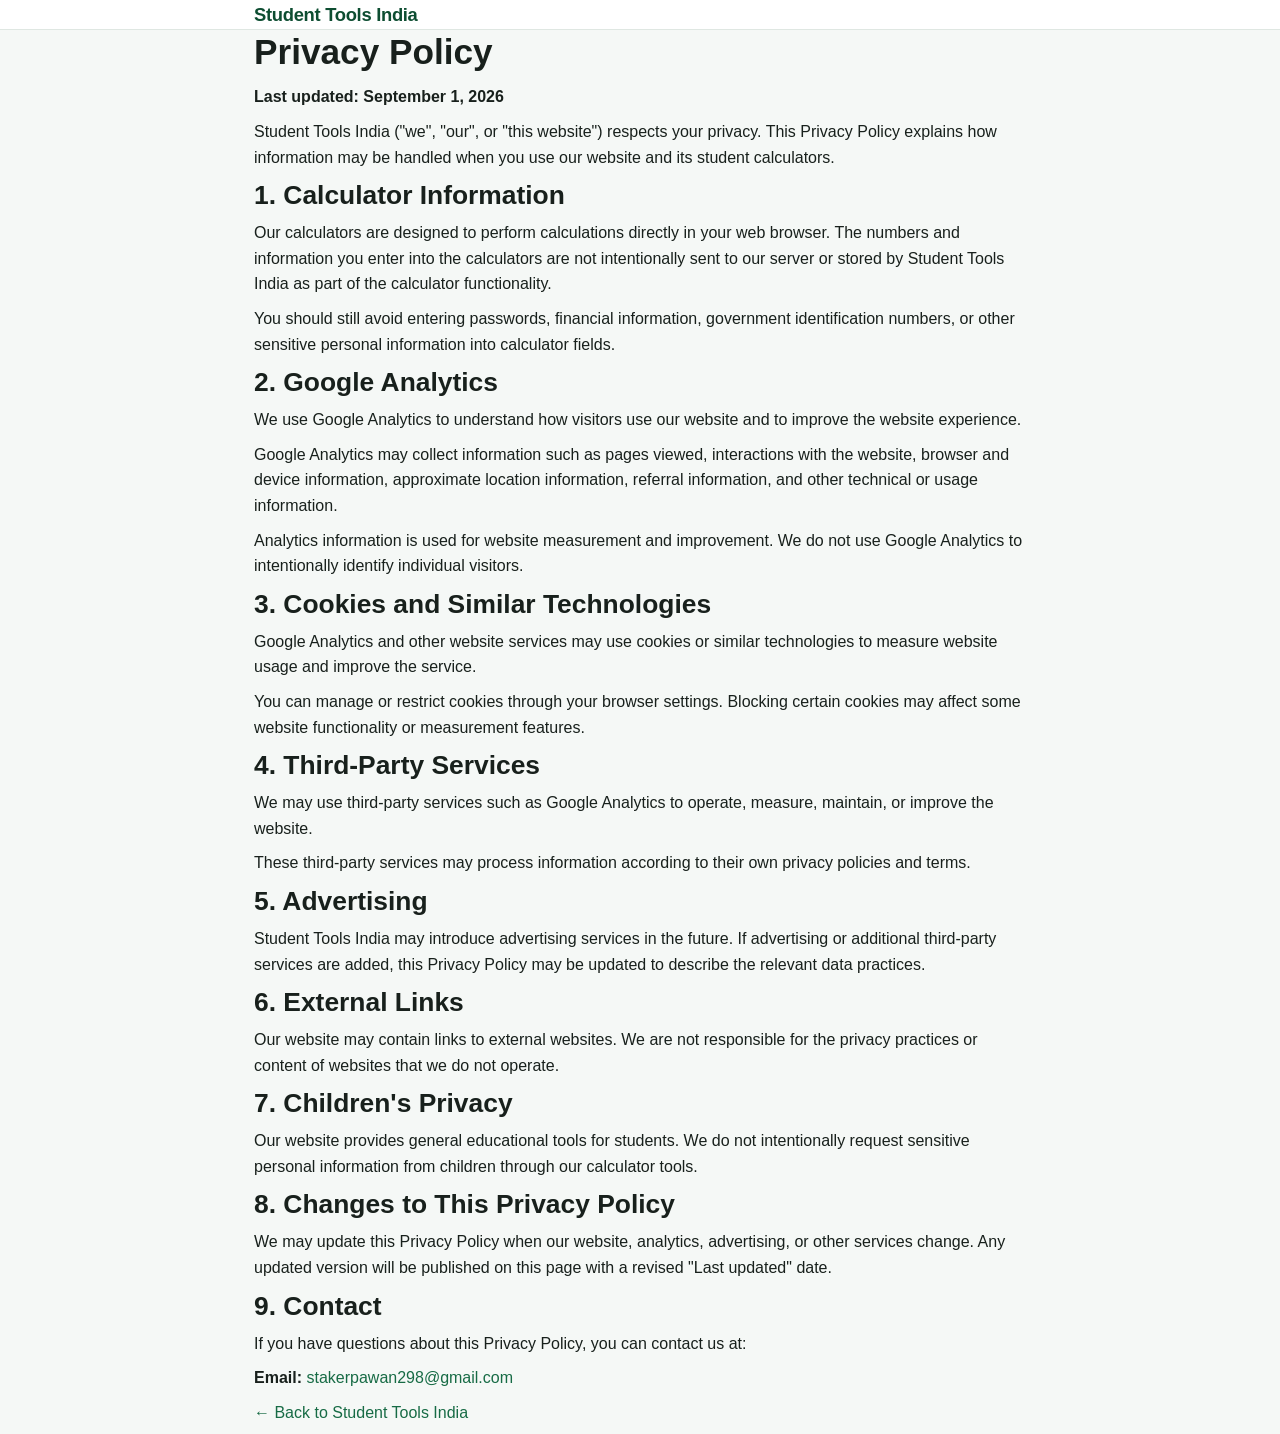
<file: privacy.html>
<!DOCTYPE html>
<html lang="en">
<head>
  <meta charset="UTF-8">
  <meta name="viewport" content="width=device-width, initial-scale=1.0">

  <title>Privacy Policy - Student Tools India</title>

  <meta name="description" content="Privacy Policy for Student Tools India. Learn how calculator inputs, analytics, cookies and website information are handled.">

  <link rel="canonical" href="https://pawandasilawaymaker.github.io/Studenttools-India/privacy.html">

  <link rel="stylesheet" href="style.css?v=2">
</head>

<body>

  <header class="site-header">
    <div class="container">
      <a href="index.html" class="logo">Student Tools India</a>
    </div>
  </header>

  <main class="container">

    <article class="content-page">

      <h1>Privacy Policy</h1>

      <p><strong>Last updated: September 1, 2026</strong></p>

      <p>
        Student Tools India ("we", "our", or "this website") respects your privacy.
        This Privacy Policy explains how information may be handled when you use
        our website and its student calculators.
      </p>

      <h2>1. Calculator Information</h2>

      <p>
        Our calculators are designed to perform calculations directly in your
        web browser. The numbers and information you enter into the calculators
        are not intentionally sent to our server or stored by Student Tools India
        as part of the calculator functionality.
      </p>

      <p>
        You should still avoid entering passwords, financial information,
        government identification numbers, or other sensitive personal
        information into calculator fields.
      </p>

      <h2>2. Google Analytics</h2>

      <p>
        We use Google Analytics to understand how visitors use our website and
        to improve the website experience.
      </p>

      <p>
        Google Analytics may collect information such as pages viewed,
        interactions with the website, browser and device information,
        approximate location information, referral information, and other
        technical or usage information.
      </p>

      <p>
        Analytics information is used for website measurement and improvement.
        We do not use Google Analytics to intentionally identify individual
        visitors.
      </p>

      <h2>3. Cookies and Similar Technologies</h2>

      <p>
        Google Analytics and other website services may use cookies or similar
        technologies to measure website usage and improve the service.
      </p>

      <p>
        You can manage or restrict cookies through your browser settings.
        Blocking certain cookies may affect some website functionality or
        measurement features.
      </p>

      <h2>4. Third-Party Services</h2>

      <p>
        We may use third-party services such as Google Analytics to operate,
        measure, maintain, or improve the website.
      </p>

      <p>
        These third-party services may process information according to their
        own privacy policies and terms.
      </p>

      <h2>5. Advertising</h2>

      <p>
        Student Tools India may introduce advertising services in the future.
        If advertising or additional third-party services are added, this
        Privacy Policy may be updated to describe the relevant data practices.
      </p>

      <h2>6. External Links</h2>

      <p>
        Our website may contain links to external websites. We are not
        responsible for the privacy practices or content of websites that we
        do not operate.
      </p>

      <h2>7. Children's Privacy</h2>

      <p>
        Our website provides general educational tools for students. We do not
        intentionally request sensitive personal information from children
        through our calculator tools.
      </p>

      <h2>8. Changes to This Privacy Policy</h2>

      <p>
        We may update this Privacy Policy when our website, analytics,
        advertising, or other services change. Any updated version will be
        published on this page with a revised "Last updated" date.
      </p>

      <h2>9. Contact</h2>

      <p>
        If you have questions about this Privacy Policy, you can contact us at:
      </p>

      <p>
        <strong>Email:</strong>
        <a href="mailto:stakerpawan298@gmail.com">
          stakerpawan298@gmail.com
        </a>
      </p>

      <p>
        <a href="index.html">← Back to Student Tools India</a>
      </p>

    </article>

  </main>

</body>
</html>
</file>
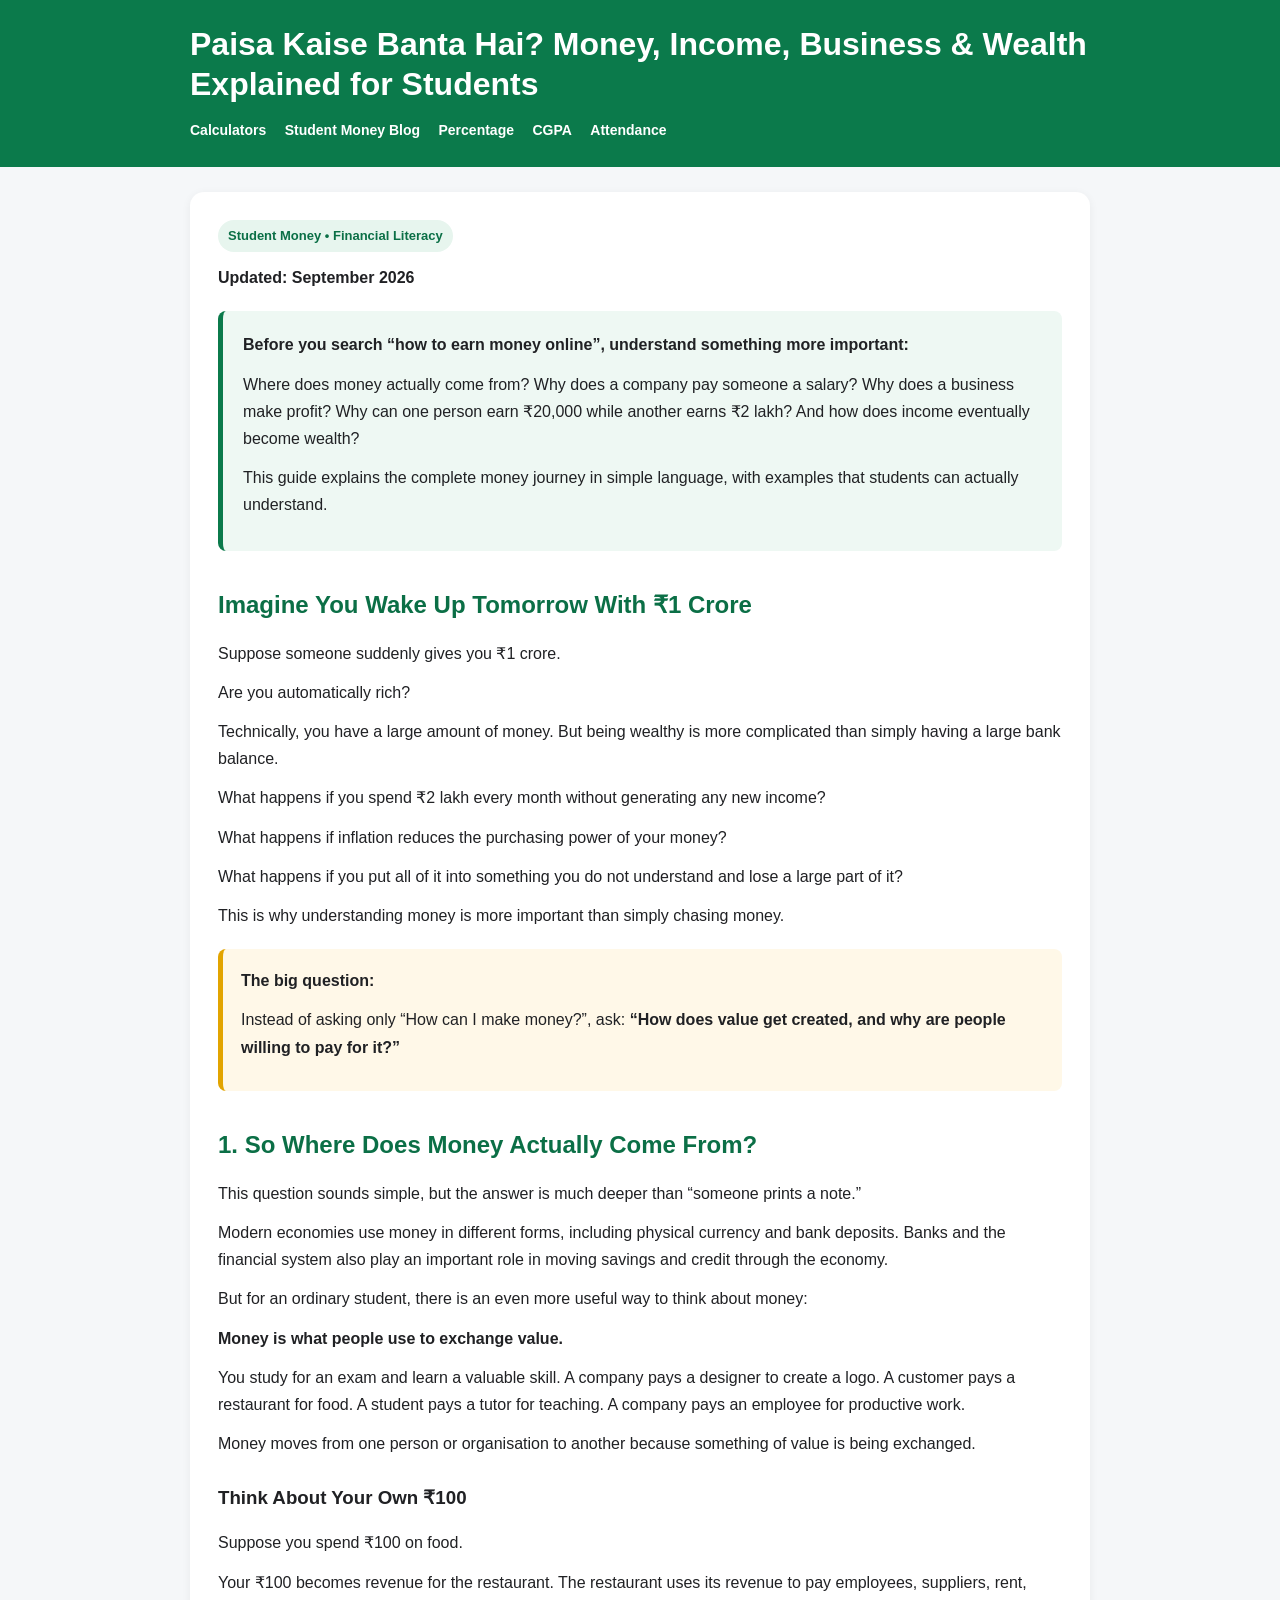
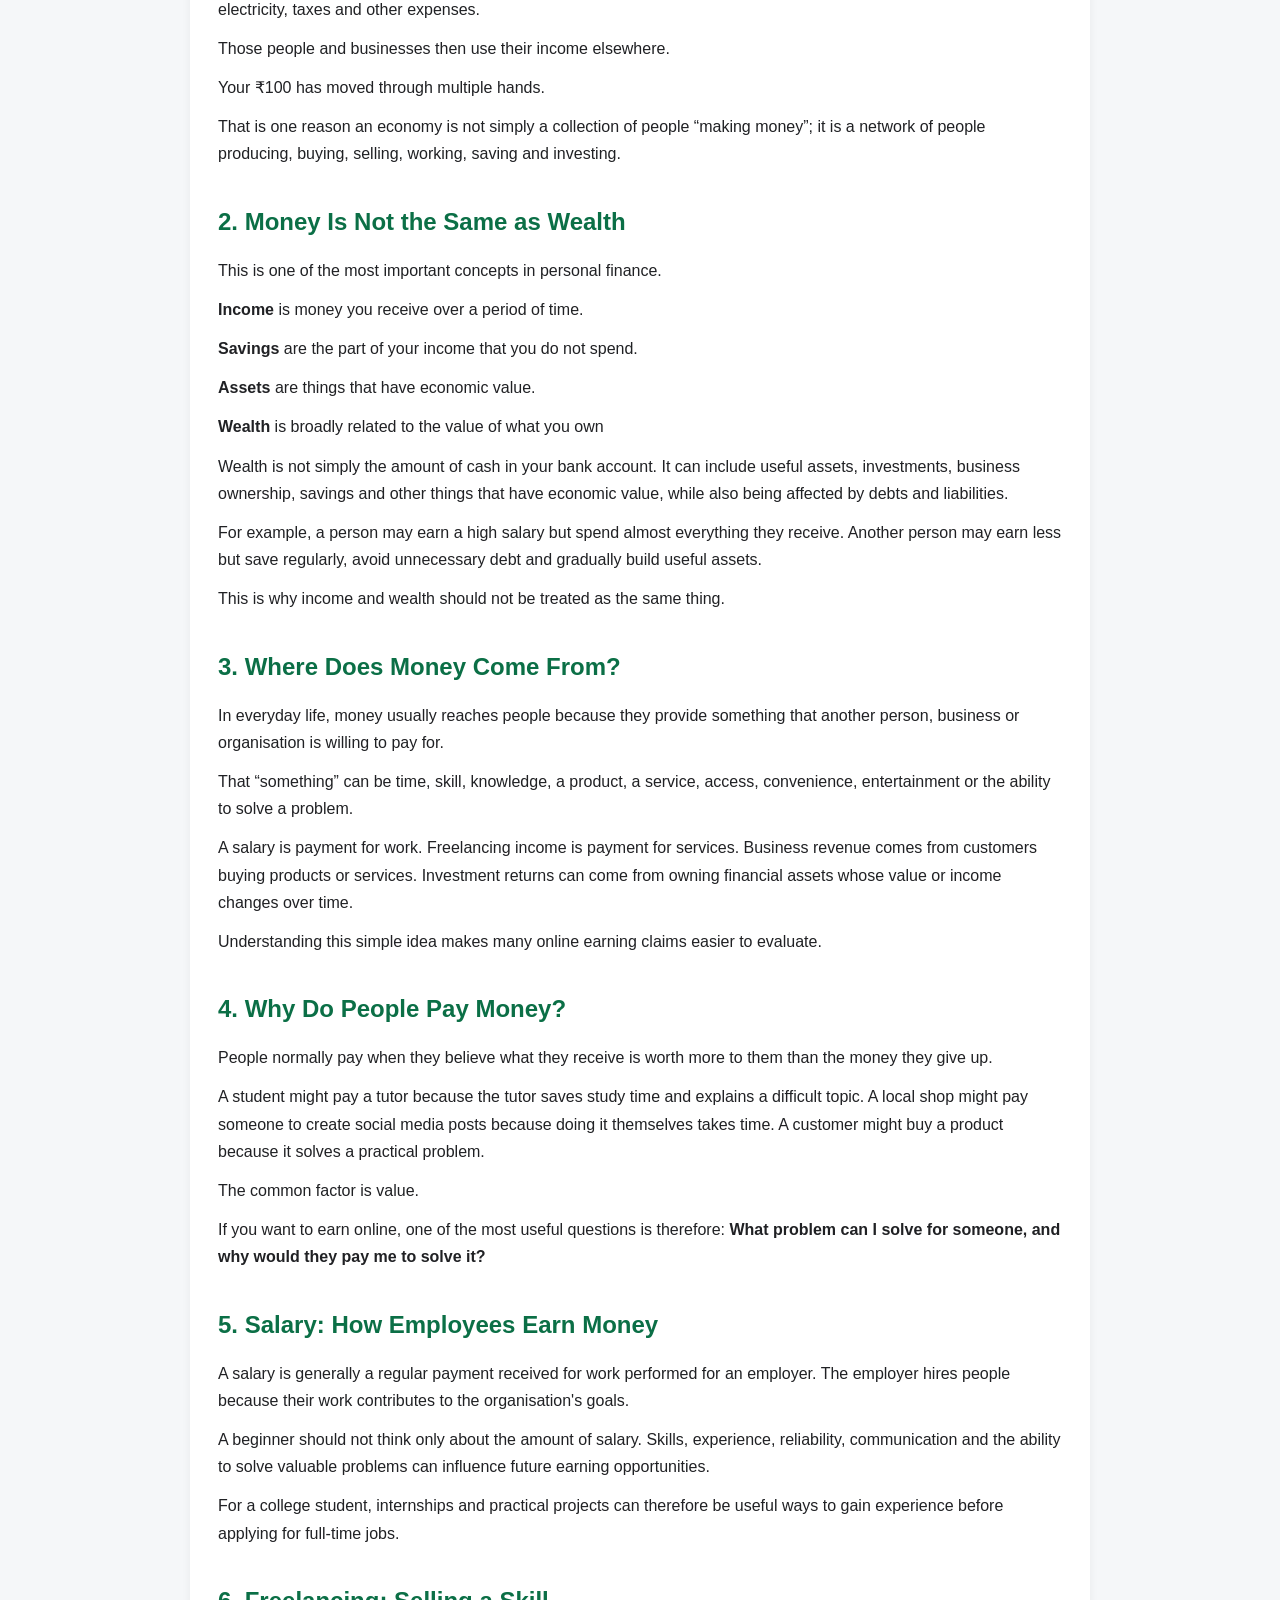
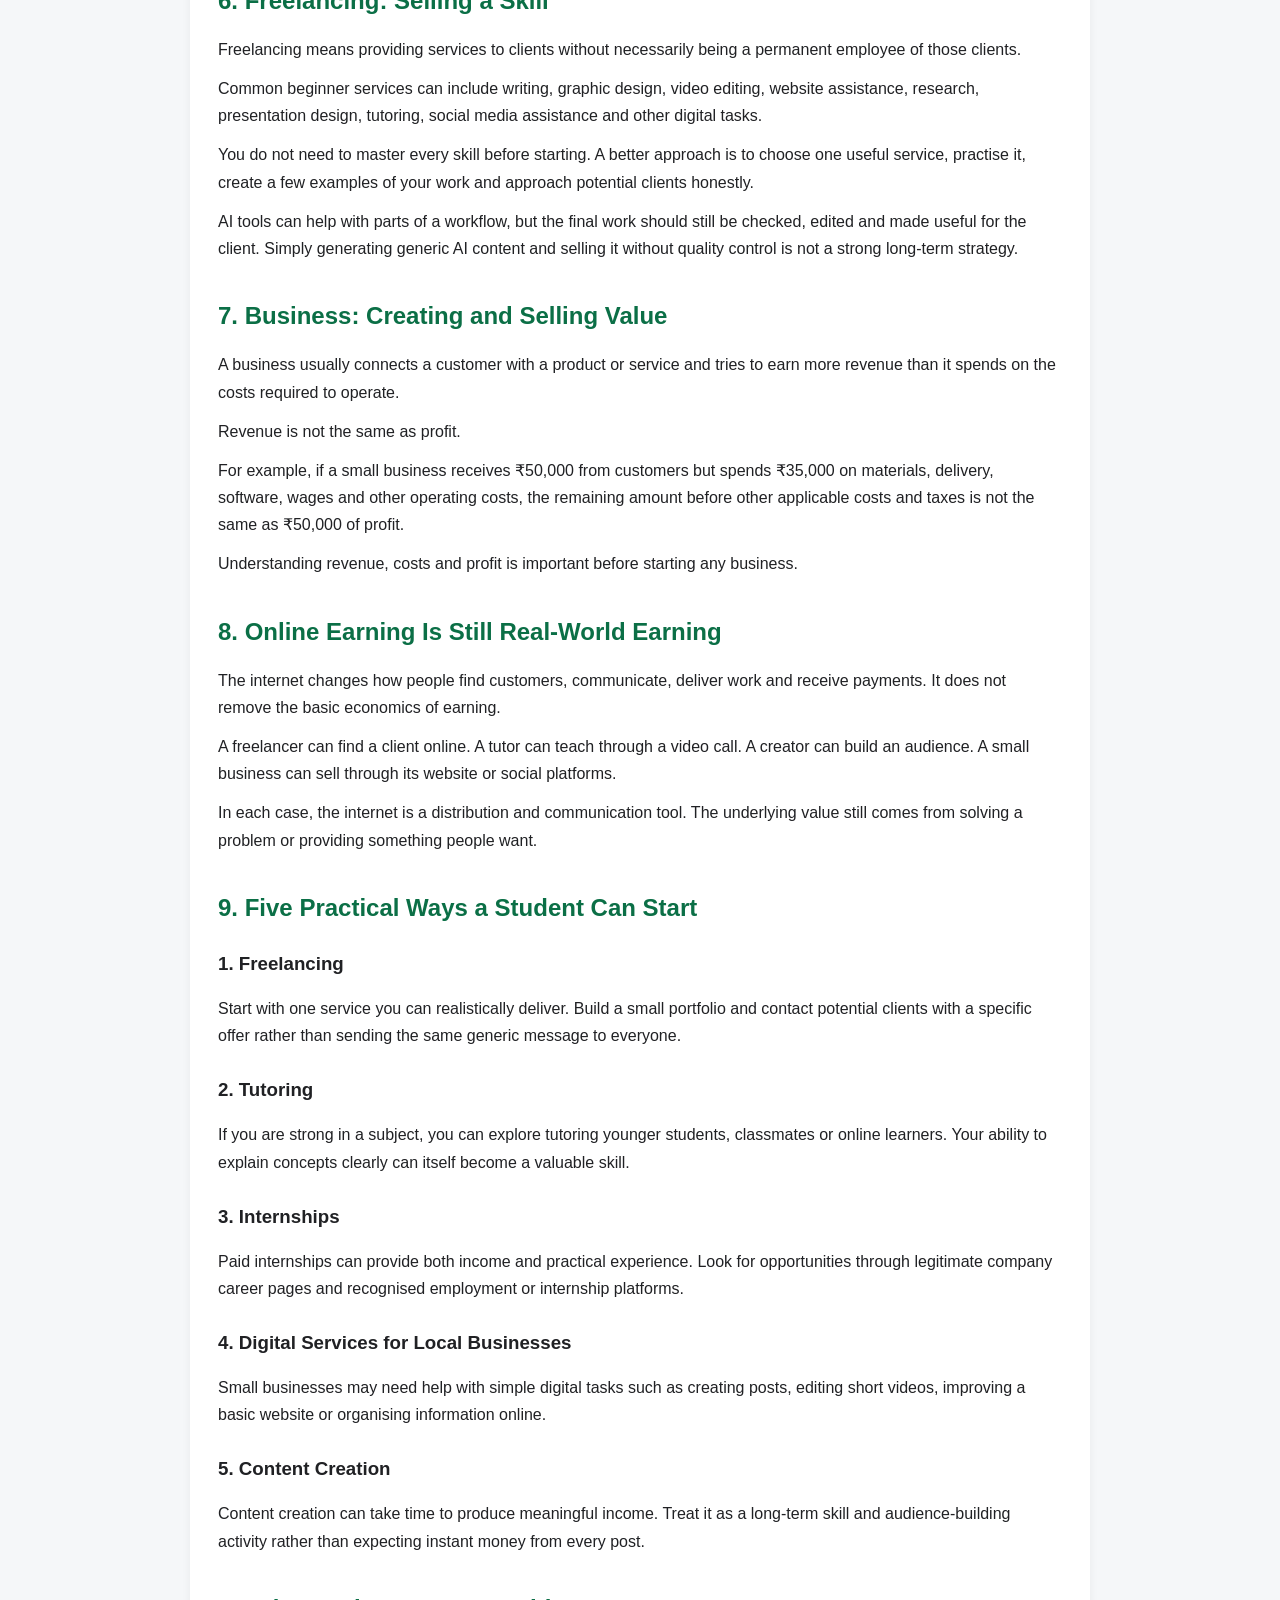
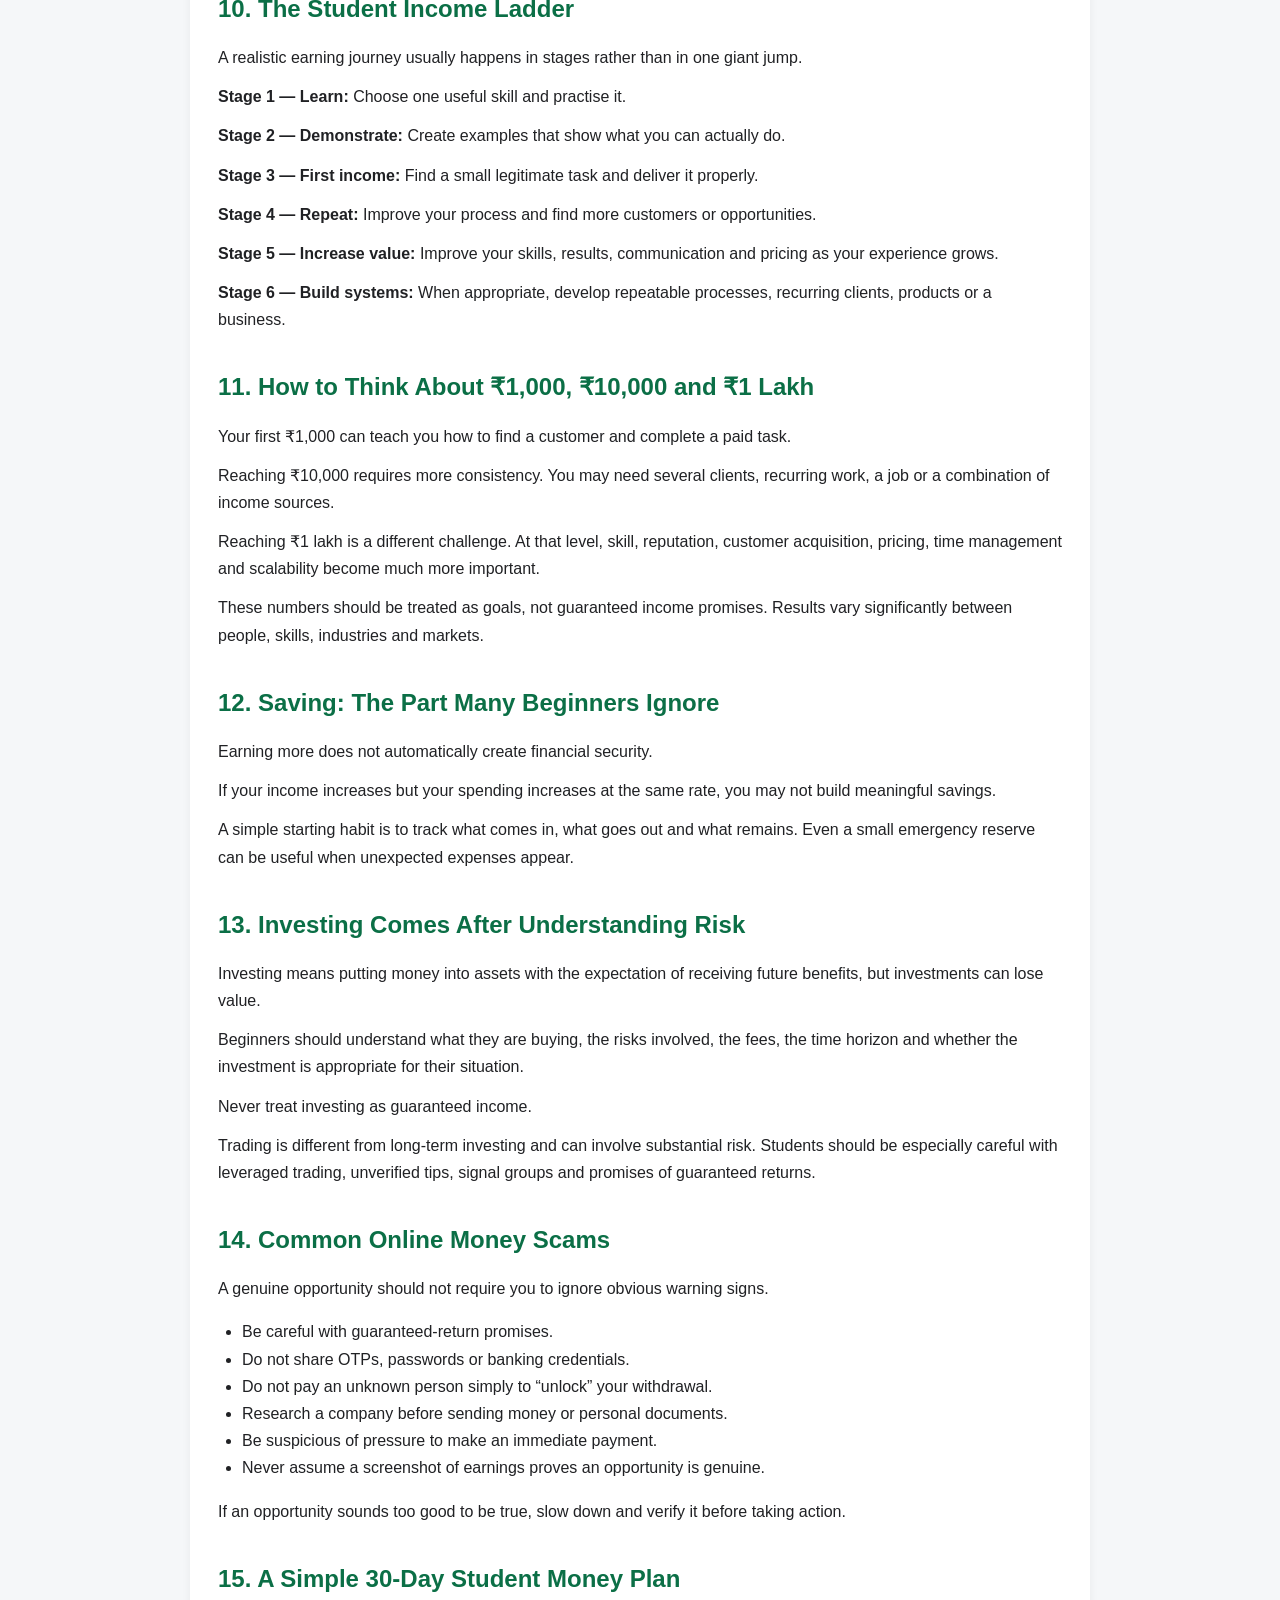
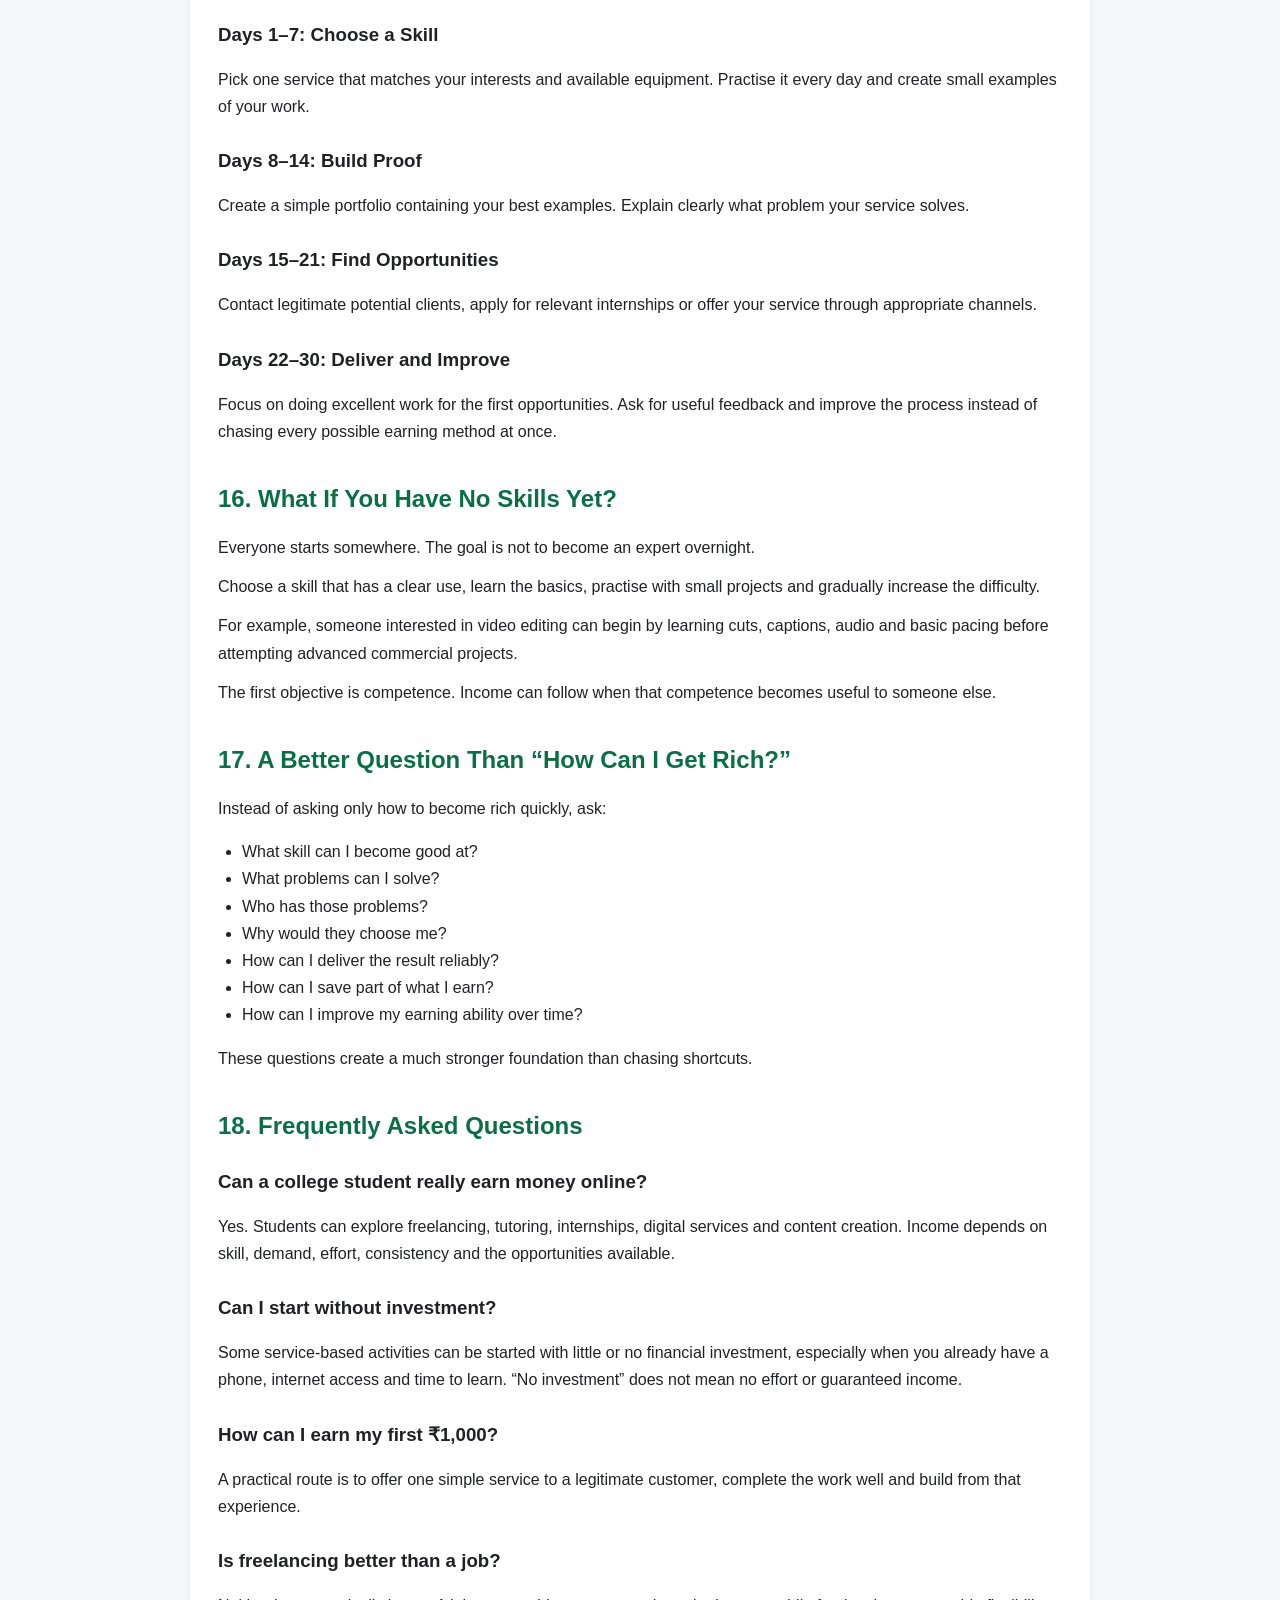
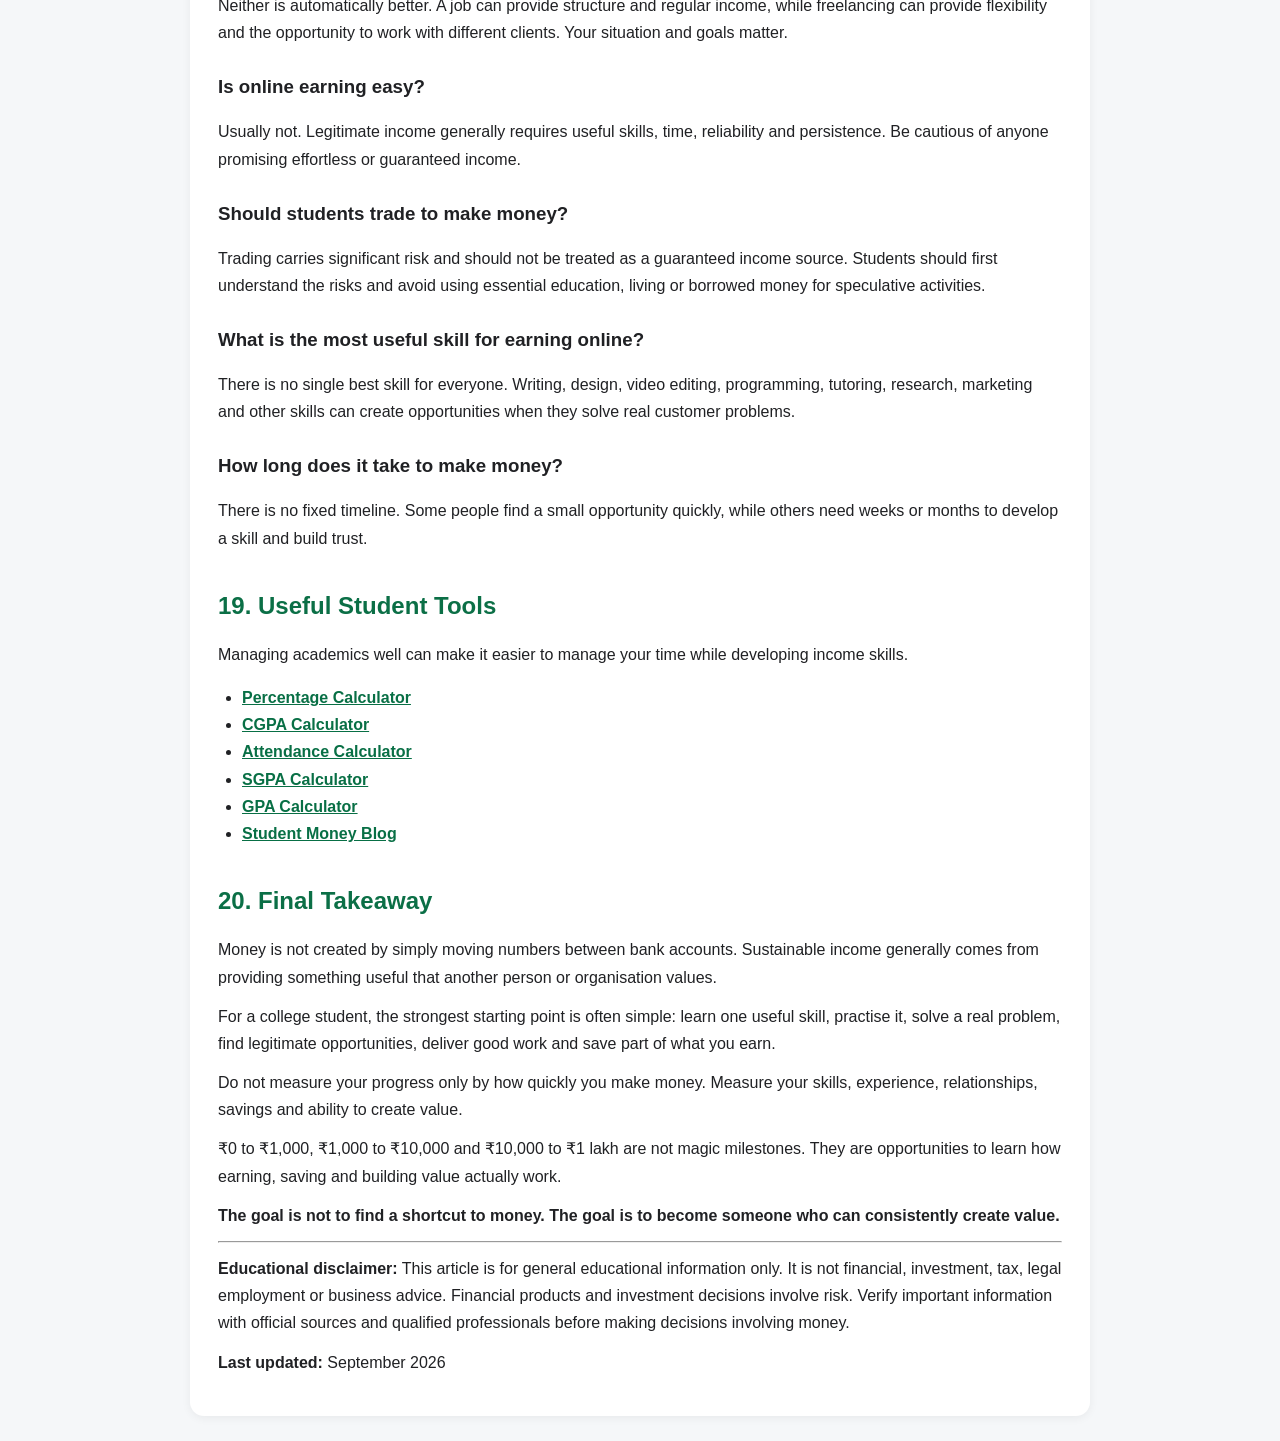
<file: student-money-online-earning.html>
<!DOCTYPE html>
<html lang="en">
<head>
  <meta charset="UTF-8">

  <meta name="viewport" content="width=device-width, initial-scale=1.0">

  <title>Paisa Kaise Banta Hai? Money, Income, Business & Wealth Guide for Students (2026) | Student Tools India</title>

  <meta name="description" content="Paisa actually kaise banta hai? Learn how income, salaries, businesses, revenue, profit, skills, investing, compounding and wealth work in simple language with practical examples for Indian students.">

  <meta name="robots" content="index, follow">

  <link rel="canonical" href="https://pawandasilawaymaker.github.io/Studenttools-India/student-money-online-earning.html">

  <style>
    body {
      margin: 0;
      font-family: Arial, sans-serif;
      background: #f5f7f9;
      color: #202124;
      line-height: 1.7;
    }

    header {
      background: #0b7a4b;
      color: white;
      padding: 24px 16px;
    }

    header h1 {
      max-width: 900px;
      margin: auto;
      font-size: 32px;
      line-height: 1.25;
    }

    nav {
      max-width: 900px;
      margin: 12px auto 0;
    }

    nav a {
      color: white;
      text-decoration: none;
      margin-right: 14px;
      font-size: 14px;
    }

    main {
      max-width: 900px;
      margin: 25px auto;
      padding: 0 16px;
    }

    article {
      background: white;
      padding: 28px;
      border-radius: 14px;
      box-shadow: 0 2px 10px rgba(0,0,0,0.06);
    }

    h2 {
      margin-top: 38px;
      color: #0b6f46;
      line-height: 1.3;
    }

    h3 {
      margin-top: 28px;
      line-height: 1.35;
    }

    p {
      margin: 12px 0;
    }

    .category {
      display: inline-block;
      background: #e7f5ee;
      color: #0b6f46;
      padding: 5px 10px;
      border-radius: 20px;
      font-size: 13px;
      font-weight: bold;
    }

    .intro-box {
      background: #eef8f3;
      padding: 20px;
      border-left: 5px solid #0b7a4b;
      border-radius: 8px;
      margin: 20px 0;
    }

    .question-box {
      background: #fff8e8;
      padding: 18px;
      border-left: 5px solid #e2a400;
      border-radius: 8px;
      margin: 20px 0;
    }

    .warning {
      background: #fff0f0;
      padding: 18px;
      border-left: 5px solid #c62828;
      border-radius: 8px;
      margin: 20px 0;
    }

    .money-ladder {
      background: #f3f3f3;
      padding: 20px;
      border-radius: 10px;
      font-weight: bold;
    }

    .table-wrap {
      overflow-x: auto;
      margin: 20px 0;
    }

    table {
      width: 100%;
      border-collapse: collapse;
      min-width: 650px;
    }

    th, td {
      border: 1px solid #ddd;
      padding: 12px;
      text-align: left;
    }

    th {
      background: #edf6f1;
    }

    ul, ol {
      padding-left: 24px;
    }

    a {
      color: #086f45;
      font-weight: 600;
    }

    .sources {
      background: #f5f7f9;
      padding: 18px;
      border-radius: 10px;
      margin-top: 30px;
    }

    footer {
      text-align: center;
      padding: 30px 16px;
      color: #666;
      font-size: 14px;
    }

    @media (max-width: 600px) {
      header h1 {
        font-size: 25px;
      }

      article {
        padding: 20px 16px;
      }

      h2 {
        font-size: 23px;
      }
    }
  </style>
</head>

<body>

<header>
  <h1>Paisa Kaise Banta Hai? Money, Income, Business & Wealth Explained for Students</h1>

  <nav>
    <a href="index.html">Calculators</a>
    <a href="blog.html">Student Money Blog</a>
    <a href="index.html#percentage">Percentage</a>
    <a href="index.html#cgpa">CGPA</a>
    <a href="index.html#attendance">Attendance</a>
  </nav>
</header>

<main>
<article>

  <span class="category">Student Money • Financial Literacy</span>

  <p><strong>Updated: September 2026</strong></p>

  <div class="intro-box">
    <strong>Before you search “how to earn money online”, understand something more important:</strong>

    <p>
      Where does money actually come from?
      Why does a company pay someone a salary?
      Why does a business make profit?
      Why can one person earn ₹20,000 while another earns ₹2 lakh?
      And how does income eventually become wealth?
    </p>

    <p>
      This guide explains the complete money journey in simple language,
      with examples that students can actually understand.
    </p>
  </div>

  <h2>Imagine You Wake Up Tomorrow With ₹1 Crore</h2>

  <p>
    Suppose someone suddenly gives you ₹1 crore.
  </p>

  <p>
    Are you automatically rich?
  </p>

  <p>
    Technically, you have a large amount of money.
    But being wealthy is more complicated than simply having a large bank
    balance.
  </p>

  <p>
    What happens if you spend ₹2 lakh every month without generating any new
    income?
  </p>

  <p>
    What happens if inflation reduces the purchasing power of your money?
  </p>

  <p>
    What happens if you put all of it into something you do not understand
    and lose a large part of it?
  </p>

  <p>
    This is why understanding money is more important than simply chasing
    money.
  </p>

  <div class="question-box">
    <strong>The big question:</strong>

    <p>
      Instead of asking only “How can I make money?”, ask:
      <strong>“How does value get created, and why are people willing to pay
      for it?”</strong>
    </p>
  </div>

  <h2>1. So Where Does Money Actually Come From?</h2>

  <p>
    This question sounds simple, but the answer is much deeper than
    “someone prints a note.”
  </p>

  <p>
    Modern economies use money in different forms, including physical
    currency and bank deposits. Banks and the financial system also play an
    important role in moving savings and credit through the economy.
  </p>

  <p>
    But for an ordinary student, there is an even more useful way to think
    about money:
  </p>

  <p>
    <strong>Money is what people use to exchange value.</strong>
  </p>

  <p>
    You study for an exam and learn a valuable skill.
    A company pays a designer to create a logo.
    A customer pays a restaurant for food.
    A student pays a tutor for teaching.
    A company pays an employee for productive work.
  </p>

  <p>
    Money moves from one person or organisation to another because something
    of value is being exchanged.
  </p>

  <h3>Think About Your Own ₹100</h3>

  <p>
    Suppose you spend ₹100 on food.
  </p>

  <p>
    Your ₹100 becomes revenue for the restaurant.
    The restaurant uses its revenue to pay employees, suppliers, rent,
    electricity, taxes and other expenses.
  </p>

  <p>
    Those people and businesses then use their income elsewhere.
  </p>

  <p>
    Your ₹100 has moved through multiple hands.
  </p>

  <p>
    That is one reason an economy is not simply a collection of people
    “making money”; it is a network of people producing, buying, selling,
    working, saving and investing.
  </p>

  <h2>2. Money Is Not the Same as Wealth</h2>

  <p>
    This is one of the most important concepts in personal finance.
  </p>

  <p>
    <strong>Income</strong> is money you receive over a period of time.
  </p>

  <p>
    <strong>Savings</strong> are the part of your income that you do not
    spend.
  </p>

  <p>
    <strong>Assets</strong> are things that have economic value.
  </p>

  <p>
    <strong>Wealth</strong> is broadly related to the value of what you own
  </p>

  <p>
    Wealth is not simply the amount of cash in your bank account. It can include
    useful assets, investments, business ownership, savings and other things
    that have economic value, while also being affected by debts and liabilities.
  </p>

  <p>
    For example, a person may earn a high salary but spend almost everything
    they receive. Another person may earn less but save regularly, avoid
    unnecessary debt and gradually build useful assets.
  </p>

  <p>
    This is why income and wealth should not be treated as the same thing.
  </p>

  <h2>3. Where Does Money Come From?</h2>

  <p>
    In everyday life, money usually reaches people because they provide
    something that another person, business or organisation is willing to pay
    for.
  </p>

  <p>
    That “something” can be time, skill, knowledge, a product, a service,
    access, convenience, entertainment or the ability to solve a problem.
  </p>

  <p>
    A salary is payment for work. Freelancing income is payment for services.
    Business revenue comes from customers buying products or services.
    Investment returns can come from owning financial assets whose value or
    income changes over time.
  </p>

  <p>
    Understanding this simple idea makes many online earning claims easier to
    evaluate.
  </p>

  <h2>4. Why Do People Pay Money?</h2>

  <p>
    People normally pay when they believe what they receive is worth more to
    them than the money they give up.
  </p>

  <p>
    A student might pay a tutor because the tutor saves study time and explains
    a difficult topic. A local shop might pay someone to create social media
    posts because doing it themselves takes time. A customer might buy a
    product because it solves a practical problem.
  </p>

  <p>
    The common factor is value.
  </p>

  <p>
    If you want to earn online, one of the most useful questions is therefore:
    <strong>What problem can I solve for someone, and why would they pay me to
    solve it?</strong>
  </p>

  <h2>5. Salary: How Employees Earn Money</h2>

  <p>
    A salary is generally a regular payment received for work performed for an
    employer. The employer hires people because their work contributes to the
    organisation's goals.
  </p>

  <p>
    A beginner should not think only about the amount of salary. Skills,
    experience, reliability, communication and the ability to solve valuable
    problems can influence future earning opportunities.
  </p>

  <p>
    For a college student, internships and practical projects can therefore be
    useful ways to gain experience before applying for full-time jobs.
  </p>

  <h2>6. Freelancing: Selling a Skill</h2>

  <p>
    Freelancing means providing services to clients without necessarily being
    a permanent employee of those clients.
  </p>

  <p>
    Common beginner services can include writing, graphic design, video
    editing, website assistance, research, presentation design, tutoring,
    social media assistance and other digital tasks.
  </p>

  <p>
    You do not need to master every skill before starting. A better approach is
    to choose one useful service, practise it, create a few examples of your
    work and approach potential clients honestly.
  </p>

  <p>
    AI tools can help with parts of a workflow, but the final work should still
    be checked, edited and made useful for the client. Simply generating
    generic AI content and selling it without quality control is not a strong
    long-term strategy.
  </p>

  <h2>7. Business: Creating and Selling Value</h2>

  <p>
    A business usually connects a customer with a product or service and tries
    to earn more revenue than it spends on the costs required to operate.
  </p>

  <p>
    Revenue is not the same as profit.
  </p>

  <p>
    For example, if a small business receives ₹50,000 from customers but spends
    ₹35,000 on materials, delivery, software, wages and other operating costs,
    the remaining amount before other applicable costs and taxes is not the
    same as ₹50,000 of profit.
  </p>

  <p>
    Understanding revenue, costs and profit is important before starting any
    business.
  </p>

  <h2>8. Online Earning Is Still Real-World Earning</h2>

  <p>
    The internet changes how people find customers, communicate, deliver work
    and receive payments. It does not remove the basic economics of earning.
  </p>

  <p>
    A freelancer can find a client online. A tutor can teach through a video
    call. A creator can build an audience. A small business can sell through
    its website or social platforms.
  </p>

  <p>
    In each case, the internet is a distribution and communication tool. The
    underlying value still comes from solving a problem or providing something
    people want.
  </p>

  <h2>9. Five Practical Ways a Student Can Start</h2>

  <h3>1. Freelancing</h3>

  <p>
    Start with one service you can realistically deliver. Build a small
    portfolio and contact potential clients with a specific offer rather than
    sending the same generic message to everyone.
  </p>

  <h3>2. Tutoring</h3>

  <p>
    If you are strong in a subject, you can explore tutoring younger students,
    classmates or online learners. Your ability to explain concepts clearly
    can itself become a valuable skill.
  </p>

  <h3>3. Internships</h3>

  <p>
    Paid internships can provide both income and practical experience. Look
    for opportunities through legitimate company career pages and recognised
    employment or internship platforms.
  </p>

  <h3>4. Digital Services for Local Businesses</h3>

  <p>
    Small businesses may need help with simple digital tasks such as creating
    posts, editing short videos, improving a basic website or organising
    information online.
  </p>

  <h3>5. Content Creation</h3>

  <p>
    Content creation can take time to produce meaningful income. Treat it as a
    long-term skill and audience-building activity rather than expecting
    instant money from every post.
  </p>

  <h2>10. The Student Income Ladder</h2>

  <p>
    A realistic earning journey usually happens in stages rather than in one
    giant jump.
  </p>

  <p>
    <strong>Stage 1 — Learn:</strong> Choose one useful skill and practise it.
  </p>

  <p>
    <strong>Stage 2 — Demonstrate:</strong> Create examples that show what you
    can actually do.
  </p>

  <p>
    <strong>Stage 3 — First income:</strong> Find a small legitimate task and
    deliver it properly.
  </p>

  <p>
    <strong>Stage 4 — Repeat:</strong> Improve your process and find more
    customers or opportunities.
  </p>

  <p>
    <strong>Stage 5 — Increase value:</strong> Improve your skills, results,
    communication and pricing as your experience grows.
  </p>

  <p>
    <strong>Stage 6 — Build systems:</strong> When appropriate, develop
    repeatable processes, recurring clients, products or a business.
  </p>

  <h2>11. How to Think About ₹1,000, ₹10,000 and ₹1 Lakh</h2>

  <p>
    Your first ₹1,000 can teach you how to find a customer and complete a paid
    task.
  </p>

  <p>
    Reaching ₹10,000 requires more consistency. You may need several clients,
    recurring work, a job or a combination of income sources.
  </p>

  <p>
    Reaching ₹1 lakh is a different challenge. At that level, skill,
    reputation, customer acquisition, pricing, time management and
    scalability become much more important.
  </p>

  <p>
    These numbers should be treated as goals, not guaranteed income promises.
    Results vary significantly between people, skills, industries and markets.
  </p>

  <h2>12. Saving: The Part Many Beginners Ignore</h2>

  <p>
    Earning more does not automatically create financial security.
  </p>

  <p>
    If your income increases but your spending increases at the same rate, you
    may not build meaningful savings.
  </p>

  <p>
    A simple starting habit is to track what comes in, what goes out and what
    remains. Even a small emergency reserve can be useful when unexpected
    expenses appear.
  </p>

  <h2>13. Investing Comes After Understanding Risk</h2>

  <p>
    Investing means putting money into assets with the expectation of receiving
    future benefits, but investments can lose value.
  </p>

  <p>
    Beginners should understand what they are buying, the risks involved, the
    fees, the time horizon and whether the investment is appropriate for their
    situation.
  </p>

  <p>
    Never treat investing as guaranteed income.
  </p>

  <p>
    Trading is different from long-term investing and can involve substantial
    risk. Students should be especially careful with leveraged trading,
    unverified tips, signal groups and promises of guaranteed returns.
  </p>

  <h2>14. Common Online Money Scams</h2>

  <p>
    A genuine opportunity should not require you to ignore obvious warning
    signs.
  </p>

  <ul>
    <li>Be careful with guaranteed-return promises.</li>
    <li>Do not share OTPs, passwords or banking credentials.</li>
    <li>Do not pay an unknown person simply to “unlock” your withdrawal.</li>
    <li>Research a company before sending money or personal documents.</li>
    <li>Be suspicious of pressure to make an immediate payment.</li>
    <li>Never assume a screenshot of earnings proves an opportunity is genuine.</li>
  </ul>

  <p>
    If an opportunity sounds too good to be true, slow down and verify it
    before taking action.
  </p>

  <h2>15. A Simple 30-Day Student Money Plan</h2>

  <h3>Days 1–7: Choose a Skill</h3>

  <p>
    Pick one service that matches your interests and available equipment.
    Practise it every day and create small examples of your work.
  </p>

  <h3>Days 8–14: Build Proof</h3>

  <p>
    Create a simple portfolio containing your best examples. Explain clearly
    what problem your service solves.
  </p>

  <h3>Days 15–21: Find Opportunities</h3>

  <p>
    Contact legitimate potential clients, apply for relevant internships or
    offer your service through appropriate channels.
  </p>

  <h3>Days 22–30: Deliver and Improve</h3>

  <p>
    Focus on doing excellent work for the first opportunities. Ask for useful
    feedback and improve the process instead of chasing every possible earning
    method at once.
  </p>

  <h2>16. What If You Have No Skills Yet?</h2>

  <p>
    Everyone starts somewhere. The goal is not to become an expert overnight.
  </p>

  <p>
    Choose a skill that has a clear use, learn the basics, practise with small
    projects and gradually increase the difficulty.
  </p>

  <p>
    For example, someone interested in video editing can begin by learning
    cuts, captions, audio and basic pacing before attempting advanced
    commercial projects.
  </p>

  <p>
    The first objective is competence. Income can follow when that competence
    becomes useful to someone else.
  </p>

  <h2>17. A Better Question Than “How Can I Get Rich?”</h2>

  <p>
    Instead of asking only how to become rich quickly, ask:
  </p>

  <ul>
    <li>What skill can I become good at?</li>
    <li>What problems can I solve?</li>
    <li>Who has those problems?</li>
    <li>Why would they choose me?</li>
    <li>How can I deliver the result reliably?</li>
    <li>How can I save part of what I earn?</li>
    <li>How can I improve my earning ability over time?</li>
  </ul>

  <p>
    These questions create a much stronger foundation than chasing shortcuts.
  </p>

  <h2>18. Frequently Asked Questions</h2>

  <h3>Can a college student really earn money online?</h3>

  <p>
    Yes. Students can explore freelancing, tutoring, internships, digital
    services and content creation. Income depends on skill, demand, effort,
    consistency and the opportunities available.
  </p>

  <h3>Can I start without investment?</h3>

  <p>
    Some service-based activities can be started with little or no financial
    investment, especially when you already have a phone, internet access and
    time to learn. “No investment” does not mean no effort or guaranteed
    income.
  </p>

  <h3>How can I earn my first ₹1,000?</h3>

  <p>
    A practical route is to offer one simple service to a legitimate customer,
    complete the work well and build from that experience.
  </p>

  <h3>Is freelancing better than a job?</h3>

  <p>
    Neither is automatically better. A job can provide structure and regular
    income, while freelancing can provide flexibility and the opportunity to
    work with different clients. Your situation and goals matter.
  </p>

  <h3>Is online earning easy?</h3>

  <p>
    Usually not. Legitimate income generally requires useful skills, time,
    reliability and persistence. Be cautious of anyone promising effortless
    or guaranteed income.
  </p>

  <h3>Should students trade to make money?</h3>

  <p>
    Trading carries significant risk and should not be treated as a guaranteed
    income source. Students should first understand the risks and avoid using
    essential education, living or borrowed money for speculative activities.
  </p>

  <h3>What is the most useful skill for earning online?</h3>

  <p>
    There is no single best skill for everyone. Writing, design, video editing,
    programming, tutoring, research, marketing and other skills can create
    opportunities when they solve real customer problems.
  </p>

  <h3>How long does it take to make money?</h3>

  <p>
    There is no fixed timeline. Some people find a small opportunity quickly,
    while others need weeks or months to develop a skill and build trust.
  </p>

  <h2>19. Useful Student Tools</h2>

  <p>
    Managing academics well can make it easier to manage your time while
    developing income skills.
  </p>

  <ul>
    <li>
      <a href="index.html">Percentage Calculator</a>
    </li>
    <li>
      <a href="cgpa-calculator.html">CGPA Calculator</a>
    </li>
    <li>
      <a href="attendance-calculator.html">Attendance Calculator</a>
    </li>
    <li>
      <a href="sgpa-calculator.html">SGPA Calculator</a>
    </li>
    <li>
      <a href="gpa-calculator.html">GPA Calculator</a>
    </li>
    <li>
      <a href="blog.html">Student Money Blog</a>
    </li>
  </ul>

  <h2>20. Final Takeaway</h2>

  <p>
    Money is not created by simply moving numbers between bank accounts.
    Sustainable income generally comes from providing something useful that
    another person or organisation values.
  </p>

  <p>
    For a college student, the strongest starting point is often simple:
    learn one useful skill, practise it, solve a real problem, find legitimate
    opportunities, deliver good work and save part of what you earn.
  </p>

  <p>
    Do not measure your progress only by how quickly you make money. Measure
    your skills, experience, relationships, savings and ability to create value.
  </p>

  <p>
    ₹0 to ₹1,000, ₹1,000 to ₹10,000 and ₹10,000 to ₹1 lakh are not magic
    milestones. They are opportunities to learn how earning, saving and
    building value actually work.
  </p>

  <p>
    <strong>The goal is not to find a shortcut to money. The goal is to become
    someone who can consistently create value.</strong>
  </p>

  <hr>

  <p>
    <strong>Educational disclaimer:</strong> This article is for general
    educational information only. It is not financial, investment, tax, legal
    employment or business advice. Financial products and investment decisions
    involve risk. Verify important information with official sources and
    qualified professionals before making decisions involving money.
  </p>

  <p>
    <strong>Last updated:</strong> September 2026
  </p>

</main>

</body>
</html>
</file>
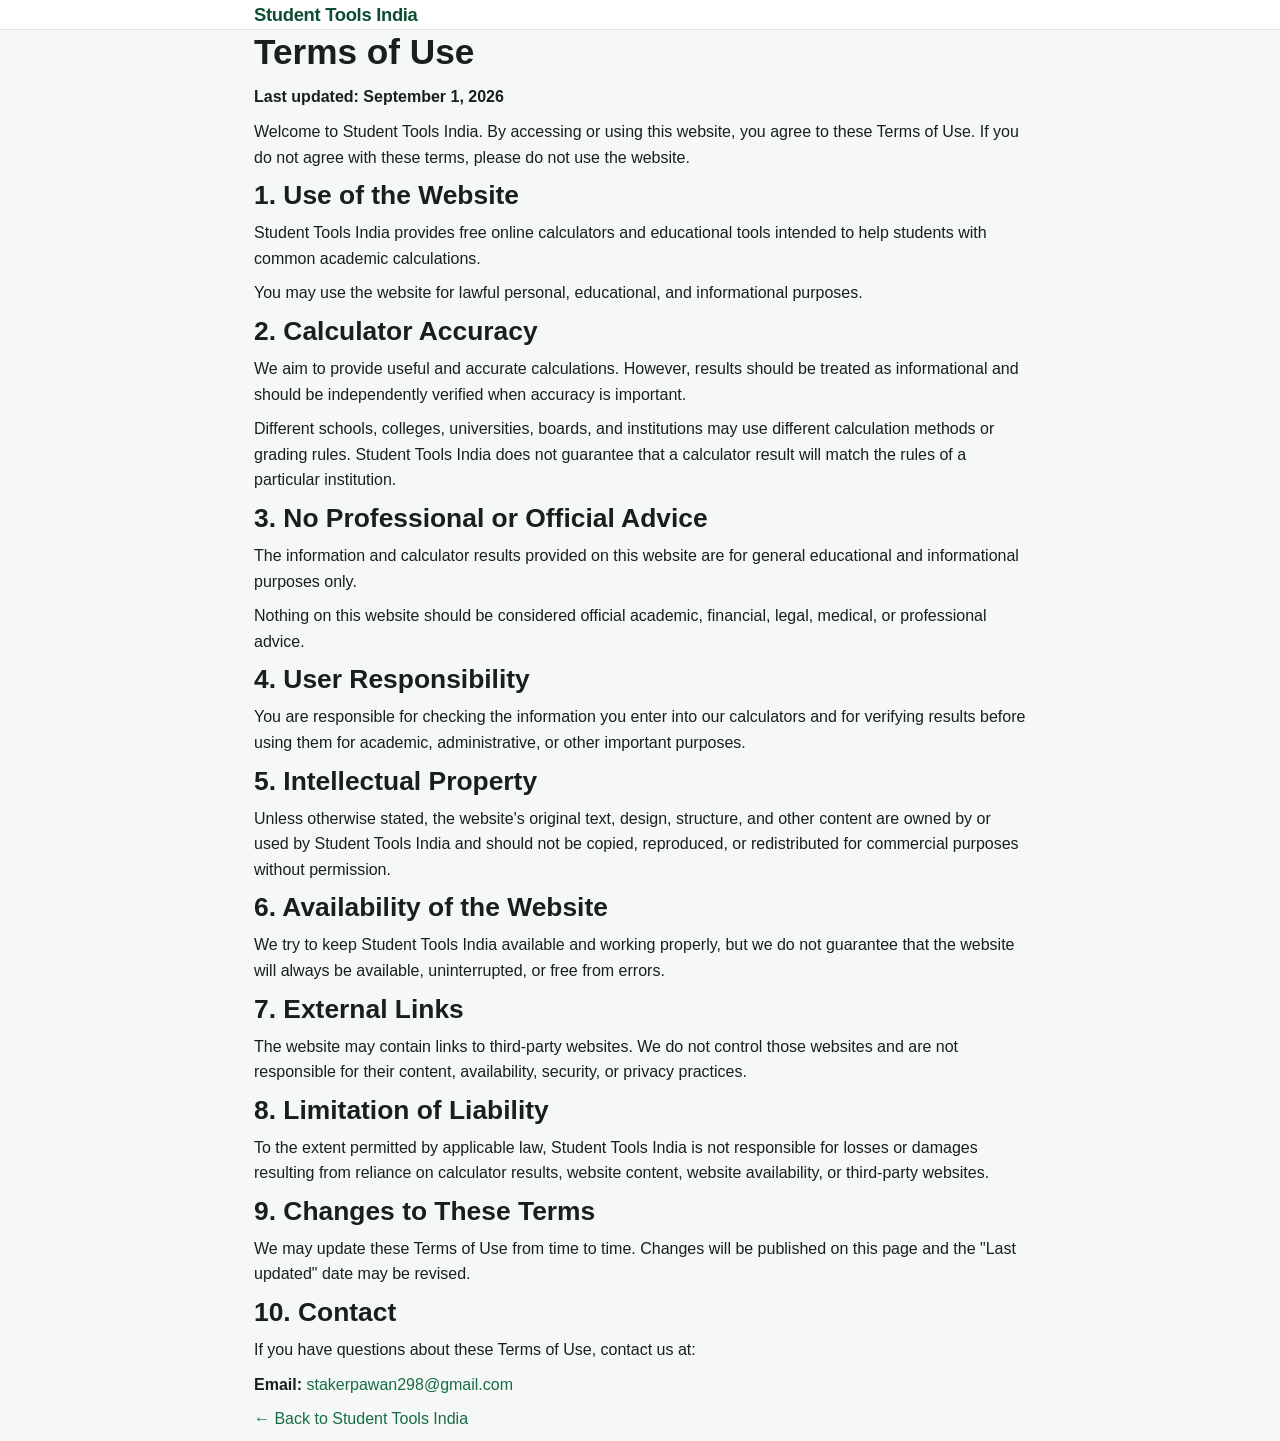
<file: terms.html>
<!DOCTYPE html>
<html lang="en">
<head>
  <meta charset="UTF-8">
  <meta name="viewport" content="width=device-width, initial-scale=1.0">

  <title>Terms of Use - Student Tools India</title>

  <meta name="description" content="Terms of Use for Student Tools India and its free student calculators.">

  <link rel="canonical" href="https://pawandasilawaymaker.github.io/Studenttools-India/terms.html">

  <link rel="stylesheet" href="style.css?v=2">
</head>

<body>

  <header class="site-header">
    <div class="container">
      <a href="index.html" class="logo">Student Tools India</a>
    </div>
  </header>

  <main class="container">

    <article class="content-page">

      <h1>Terms of Use</h1>

      <p><strong>Last updated: September 1, 2026</strong></p>

      <p>
        Welcome to Student Tools India. By accessing or using this website,
        you agree to these Terms of Use. If you do not agree with these terms,
        please do not use the website.
      </p>

      <h2>1. Use of the Website</h2>

      <p>
        Student Tools India provides free online calculators and educational
        tools intended to help students with common academic calculations.
      </p>

      <p>
        You may use the website for lawful personal, educational, and
        informational purposes.
      </p>

      <h2>2. Calculator Accuracy</h2>

      <p>
        We aim to provide useful and accurate calculations. However, results
        should be treated as informational and should be independently verified
        when accuracy is important.
      </p>

      <p>
        Different schools, colleges, universities, boards, and institutions
        may use different calculation methods or grading rules. Student Tools
        India does not guarantee that a calculator result will match the rules
        of a particular institution.
      </p>

      <h2>3. No Professional or Official Advice</h2>

      <p>
        The information and calculator results provided on this website are
        for general educational and informational purposes only.
      </p>

      <p>
        Nothing on this website should be considered official academic,
        financial, legal, medical, or professional advice.
      </p>

      <h2>4. User Responsibility</h2>

      <p>
        You are responsible for checking the information you enter into our
        calculators and for verifying results before using them for academic,
        administrative, or other important purposes.
      </p>

      <h2>5. Intellectual Property</h2>

      <p>
        Unless otherwise stated, the website's original text, design,
        structure, and other content are owned by or used by Student Tools
        India and should not be copied, reproduced, or redistributed for
        commercial purposes without permission.
      </p>

      <h2>6. Availability of the Website</h2>

      <p>
        We try to keep Student Tools India available and working properly,
        but we do not guarantee that the website will always be available,
        uninterrupted, or free from errors.
      </p>

      <h2>7. External Links</h2>

      <p>
        The website may contain links to third-party websites. We do not
        control those websites and are not responsible for their content,
        availability, security, or privacy practices.
      </p>

      <h2>8. Limitation of Liability</h2>

      <p>
        To the extent permitted by applicable law, Student Tools India is not
        responsible for losses or damages resulting from reliance on
        calculator results, website content, website availability, or
        third-party websites.
      </p>

      <h2>9. Changes to These Terms</h2>

      <p>
        We may update these Terms of Use from time to time. Changes will be
        published on this page and the "Last updated" date may be revised.
      </p>

      <h2>10. Contact</h2>

      <p>
        If you have questions about these Terms of Use, contact us at:
      </p>

      <p>
        <strong>Email:</strong>
        <a href="mailto:stakerpawan298@gmail.com">
          stakerpawan298@gmail.com
        </a>
      </p>

      <p>
        <a href="index.html">← Back to Student Tools India</a>
      </p>

    </article>

  </main>

</body>
</html>
</file>
<file: style.css>
/* ============ RESET & BASE ============ */
* {
  box-sizing: border-box;
  margin: 0;
  padding: 0;
}

:root {
  --color-primary: #176b45;
  --color-primary-dark: #0d4d31;
  --color-primary-light: #eaf7f0;
  --color-accent: #ffb703;
  --color-bg: #f5f8f6;
  --color-surface: #ffffff;
  --color-text: #18201c;
  --color-text-light: #607068;
  --color-border: #dfe7e2;
  --color-error: #c0392b;
  --color-success: #176b45;
  --radius: 12px;
  --shadow: 0 4px 18px rgba(20, 60, 40, 0.08);
  --shadow-hover: 0 8px 26px rgba(20, 60, 40, 0.13);
  --max-width: 820px;
  --font-base: -apple-system, BlinkMacSystemFont, "Segoe UI", Roboto, Helvetica, Arial, sans-serif;
}

html {
  -webkit-text-size-adjust: 100%;
  scroll-behavior: smooth;
}

body {
  font-family: var(--font-base);
  background: var(--color-bg);
  color: var(--color-text);
  line-height: 1.6;
  font-size: 16px;
}

.container {
  width: 100%;
  max-width: var(--max-width);
  margin: 0 auto;
  padding: 0 16px;
}

h1,
h2,
h3 {
  line-height: 1.25;
  color: var(--color-text);
}

h1 {
  font-size: 1.8rem;
  margin-bottom: 10px;
}

h2 {
  font-size: 1.45rem;
  margin-bottom: 8px;
}

h3 {
  font-size: 1.05rem;
  margin-bottom: 7px;
}

p {
  margin-bottom: 9px;
}

a {
  color: var(--color-primary);
  text-decoration: none;
}

a:hover {
  text-decoration: underline;
}

/* ============ HEADER / NAV ============ */

.site-header {
  background: rgba(255, 255, 255, 0.97);
  border-bottom: 1px solid var(--color-border);
  position: sticky;
  top: 0;
  z-index: 1000;
  backdrop-filter: blur(8px);
}

.header-inner {
  display: flex;
  align-items: center;
  justify-content: space-between;
  min-height: 60px;
  position: relative;
}

.logo {
  font-weight: 800;
  font-size: 1.15rem;
  color: var(--color-primary-dark);
  letter-spacing: -0.3px;
}

.logo span {
  color: var(--color-accent);
}

.menu-toggle {
  display: flex;
  flex-direction: column;
  justify-content: space-between;
  width: 26px;
  height: 20px;
  background: none;
  border: none;
  cursor: pointer;
  padding: 0;
}

.menu-toggle span {
  display: block;
  height: 2.5px;
  width: 100%;
  background: var(--color-text);
  border-radius: 4px;
}

.main-nav {
  display: none;
  position: absolute;
  top: 60px;
  left: 0;
  right: 0;
  background: var(--color-surface);
  border-bottom: 1px solid var(--color-border);
  box-shadow: var(--shadow);
  flex-direction: column;
  padding: 8px 0;
  max-height: 80vh;
  overflow-y: auto;
}

.main-nav.open {
  display: flex;
}

.nav-link {
  padding: 13px 16px;
  color: var(--color-text);
  font-weight: 600;
  border-bottom: 1px solid var(--color-border);
}

.nav-link:last-child {
  border-bottom: none;
}

.nav-link:hover {
  background: var(--color-primary-light);
  text-decoration: none;
  color: var(--color-primary-dark);
}

/* ============ HERO ============ */

.hero {
  background: linear-gradient(135deg, var(--color-primary-dark), var(--color-primary));
  color: #fff;
  padding: 42px 0 36px;
  text-align: center;
}

.hero h1 {
  color: #fff;
  font-size: 2rem;
  font-weight: 800;
  letter-spacing: -0.5px;
}

.hero p {
  color: #e1f2e8;
  font-size: 0.98rem;
  max-width: 590px;
  margin: 0 auto;
}

/* ============ TOOL TABS ============ */

.tool-tabs {
  display: flex;
  gap: 8px;
  margin: 18px 0;
  overflow-x: auto;
  padding-bottom: 2px;
  -webkit-overflow-scrolling: touch;
  scrollbar-width: none;
}

.tool-tabs::-webkit-scrollbar {
  display: none;
}

.tool-tab {
  flex: 1 0 auto;
  padding: 11px 15px;
  background: var(--color-surface);
  border: 1px solid var(--color-border);
  border-radius: var(--radius);
  font-size: 0.9rem;
  font-weight: 700;
  color: var(--color-text-light);
  cursor: pointer;
  white-space: nowrap;
  transition: 0.18s ease;
}

.tool-tab:hover {
  border-color: var(--color-primary);
  color: var(--color-primary);
}

.tool-tab.active {
  background: var(--color-primary);
  border-color: var(--color-primary);
  color: #fff;
  box-shadow: 0 3px 10px rgba(23, 107, 69, 0.18);
}

/* ============ TOOL SECTIONS ============ */

.tool-section {
  display: none;
  padding: 10px 0 38px;
}

.tool-section.active {
  display: block;
}

.tool-section > .container > h2 {
  font-weight: 800;
}

.tool-sub {
  color: var(--color-text-light);
  font-size: 0.94rem;
  margin-bottom: 18px;
}

/* ============ FORMS ============ */

.calc-form {
  background: var(--color-surface);
  border: 1px solid var(--color-border);
  border-radius: var(--radius);
  padding: 20px;
  box-shadow: var(--shadow);
}

.form-group {
  margin-bottom: 15px;
}

.form-group label {
  display: block;
  font-weight: 700;
  font-size: 0.9rem;
  margin-bottom: 7px;
}

.form-group input {
  width: 100%;
  padding: 13px;
  font-size: 1rem;
  border: 1px solid var(--color-border);
  border-radius: 9px;
  background: #fbfcfb;
  color: var(--color-text);
  transition: 0.15s ease;
}

.form-group input::placeholder {
  color: #9aa59f;
}

.form-group input:focus {
  outline: none;
  border-color: var(--color-primary);
  background: #fff;
  box-shadow: 0 0 0 3px rgba(23, 107, 69, 0.1);
}

.field-hint {
  display: block;
  color: var(--color-text-light);
  font-size: 0.78rem;
  margin-top: 5px;
}

/* ============ BUTTONS ============ */

.btn-primary {
  width: 100%;
  padding: 13px 16px;
  margin-top: 3px;
  background: var(--color-primary);
  color: #fff;
  font-size: 1rem;
  font-weight: 700;
  border: none;
  border-radius: 9px;
  cursor: pointer;
  transition: 0.18s ease;
}

.btn-primary:hover {
  background: var(--color-primary-dark);
  box-shadow: 0 5px 14px rgba(23, 107, 69, 0.18);
}

.btn-primary:active {
  transform: translateY(1px);
}

/* ============ RESULTS & ERRORS ============ */

.result-box {
  margin-top: 16px;
  background: var(--color-primary-light);
  border: 1px solid #b9dfca;
  border-radius: var(--radius);
  padding: 17px;
  box-shadow: 0 3px 12px rgba(23, 107, 69, 0.06);
}

.result-box h3 {
  color: var(--color-success);
  margin-bottom: 8px;
}

.result-box .result-line {
  display: flex;
  justify-content: space-between;
  gap: 12px;
  padding: 5px 0;
  font-size: 0.95rem;
  border-bottom: 1px dashed #cfe3d7;
}

.result-box .result-line:last-child {
  border-bottom: none;
}

.result-box .result-line strong {
  color: var(--color-primary-dark);
}

.error-text {
  margin-top: 12px;
  background: #fdecea;
  border: 1px solid #f3b8b1;
  color: var(--color-error);
  padding: 12px 14px;
  border-radius: 9px;
  font-size: 0.9rem;
}

/* ============ EXPLANATION ============ */

.explanation {
  margin-top: 20px;
  padding: 17px 18px;
  background: var(--color-surface);
  border-left: 4px solid var(--color-accent);
  border-radius: 8px;
  font-size: 0.92rem;
  color: var(--color-text-light);
  box-shadow: 0 2px 10px rgba(20, 60, 40, 0.04);
}

.explanation h3 {
  color: var(--color-text);
  font-size: 1rem;
}

.explanation pre {
  background: var(--color-bg);
  padding: 10px 12px;
  border-radius: 7px;
  font-size: 0.84rem;
  overflow-x: auto;
  margin: 8px 0;
  color: var(--color-text);
  border: 1px solid var(--color-border);
}

/* ============ FAQ ============ */

.faq-section {
  background: var(--color-surface);
  border-top: 1px solid var(--color-border);
  padding: 34px 0 42px;
}

.faq-section h2 {
  font-weight: 800;
  margin-bottom: 20px;
}

.faq-item {
  margin-bottom: 18px;
  padding: 17px;
  border: 1px solid var(--color-border);
  border-radius: var(--radius);
  background: #fbfcfb;
}

.faq-item h3 {
  font-size: 1rem;
  color: var(--color-text);
}

.faq-item p {
  color: var(--color-text-light);
  font-size: 0.92rem;
  margin-bottom: 0;
}

/* ============ FOOTER ============ */

.site-footer {
  background: var(--color-primary-dark);
  color: #cfe3d6;
  padding: 32px 0 18px;
  font-size: 0.88rem;
}

.footer-inner {
  display: flex;
  flex-direction: column;
  gap: 18px;
  margin-bottom: 18px;
}

.footer-brand .logo {
  color: #fff;
}

.footer-brand .logo span {
  color: var(--color-accent);
}

.footer-brand p {
  color: #b7cdbf;
  font-size: 0.85rem;
}

.footer-links {
  display: flex;
  flex-wrap: wrap;
  gap: 10px 18px;
}

.footer-links a {
  color: #d6e8dd;
}

.footer-links a:hover {
  color: #fff;
}

.copyright {
  border-top: 1px solid rgba(255, 255, 255, 0.13);
  padding-top: 13px;
  font-size: 0.78rem;
  color: #9fb6a8;
  margin-bottom: 0;
}

/* ============ LARGER SCREENS ============ */

@media (min-width: 640px) {
  .container {
    padding: 0 24px;
  }

  h1 {
    font-size: 2.2rem;
  }

  h2 {
    font-size: 1.65rem;
  }

  .hero {
    padding: 54px 0 46px;
  }

  .hero h1 {
    font-size: 2.35rem;
  }

  .menu-toggle {
    display: none;
  }

  .main-nav {
    display: flex;
    position: static;
    flex-direction: row;
    align-items: center;
    border: none;
    box-shadow: none;
    padding: 0;
    gap: 2px;
    max-height: none;
    overflow: visible;
  }

  .nav-link {
    border-bottom: none;
    padding: 8px 9px;
    border-radius: 7px;
    font-size: 0.83rem;
    white-space: nowrap;
  }

  .tool-tabs {
    overflow-x: visible;
  }

  .calc-form {
    padding: 23px;
  }

  .footer-inner {
    flex-direction: row;
    justify-content: space-between;
    align-items: flex-start;
  }
}

/* ============ EXTRA SMALL PHONES ============ */

@media (max-width: 380px) {
  .hero h1 {
    font-size: 1.55rem;
  }

  .hero {
    padding: 32px 0 28px;
  }

  .calc-form {
    padding: 15px;
  }

  .tool-tab {
    padding: 10px 12px;
    font-size: 0.84rem;
  }
}
</file>
